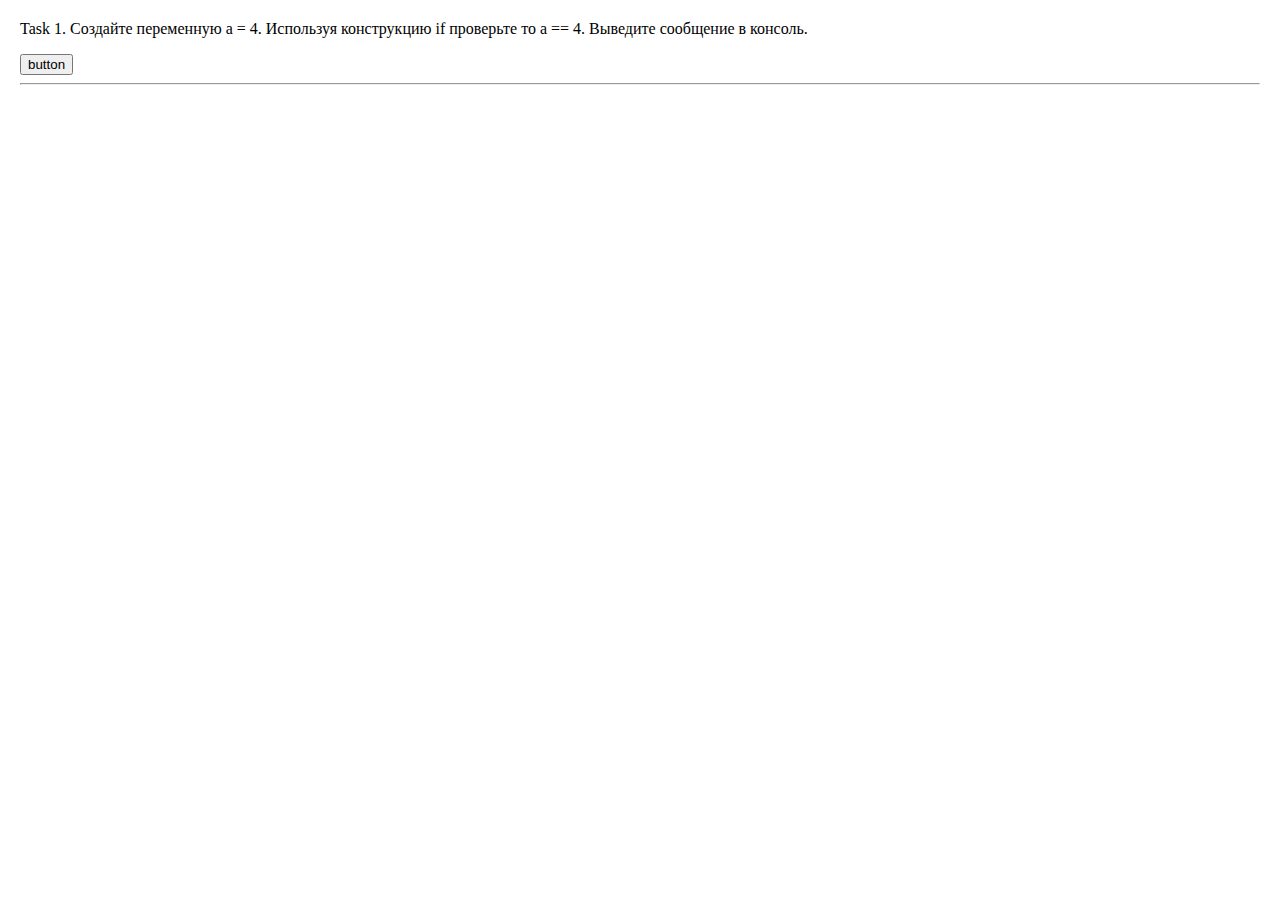
<file: unit_24/index.html>
<!DOCTYPE html>
<html lang="ru">

<head>
    <meta charset="UTF-8">
    <meta name="viewport" content="width=device-width, initial-scale=1.0">
    <meta http-equiv="X-UA-Compatible" content="ie=edge">
    <link rel="stylesheet" href="style.css">
    <title>Document</title>
</head>

<body>
    <div>
        <p>Task 1. Создайте переменную a = 4. Используя конструкцию if проверьте то a == 4. Выведите сообщение в
            консоль.</p>
        <button class="task-1">button</button>
    </div>
    <hr>

    <script src="script.js"></script>
</body>

</html>
</file>
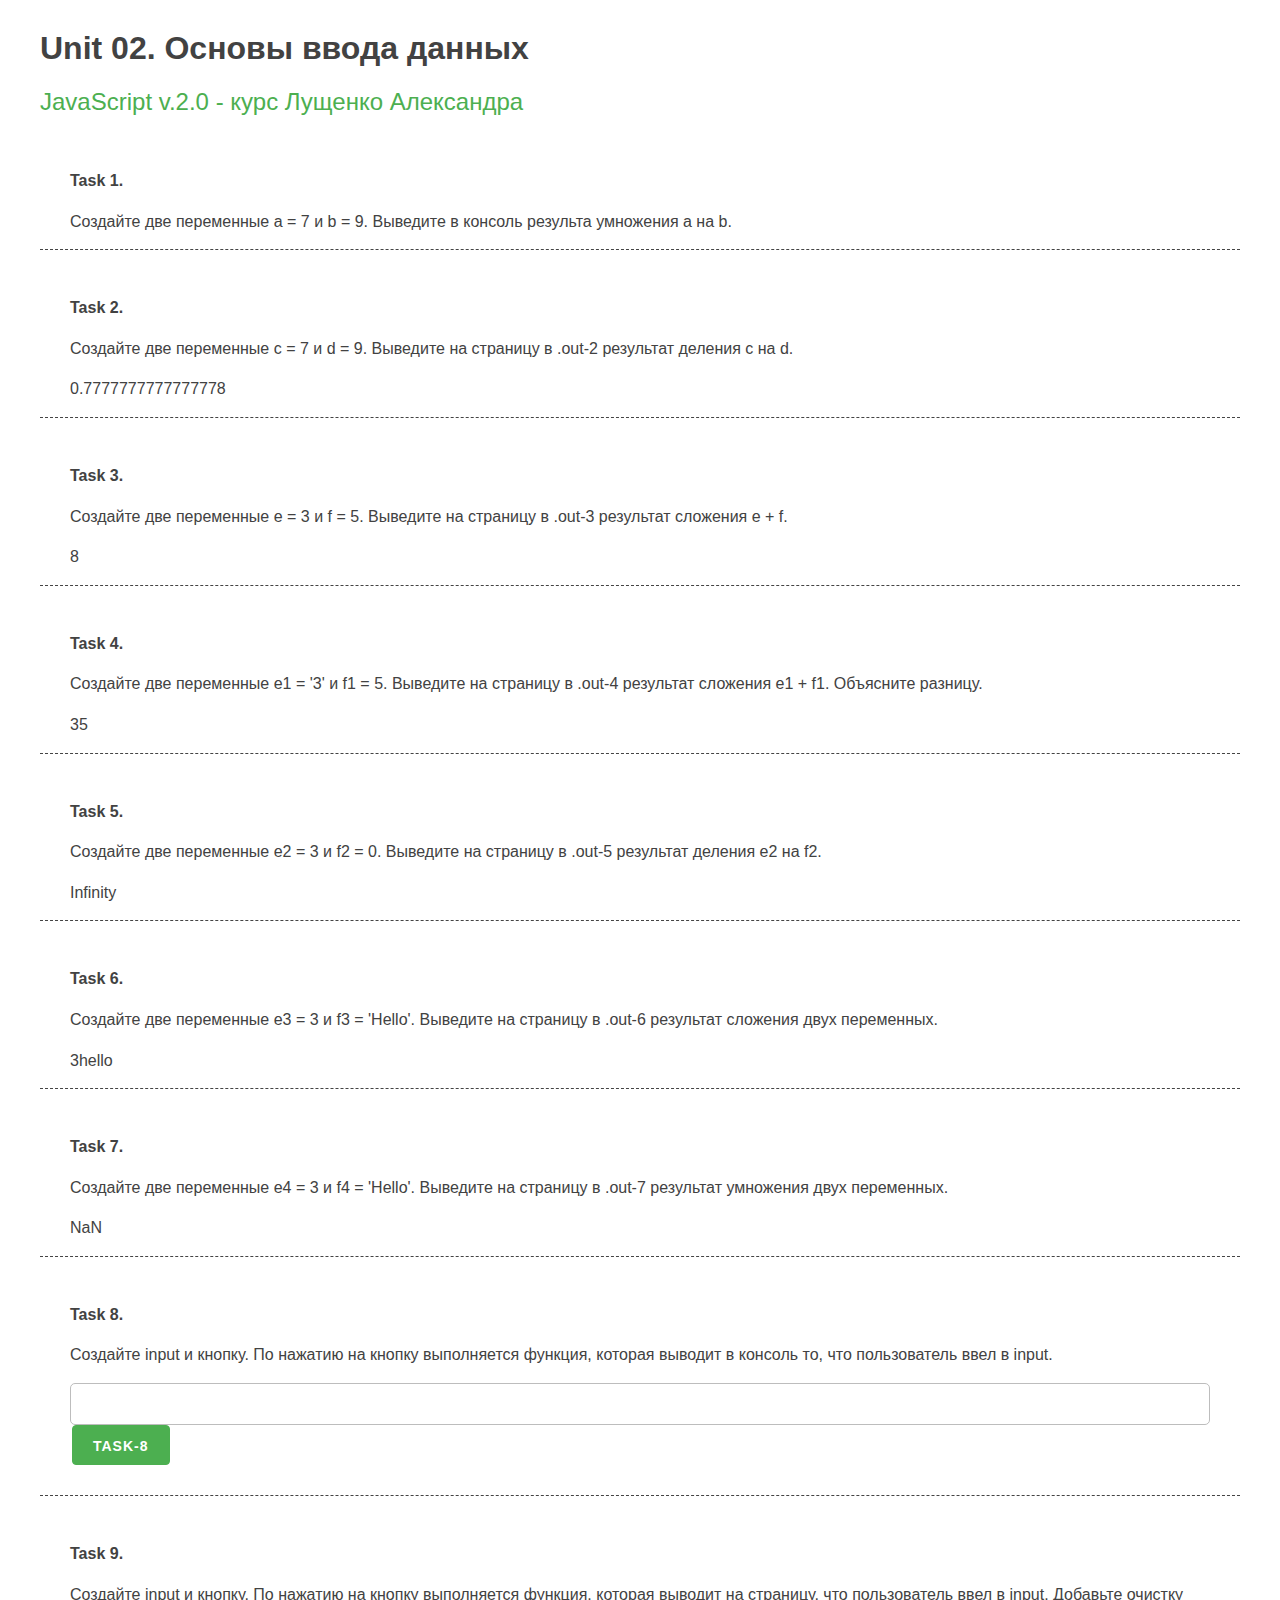
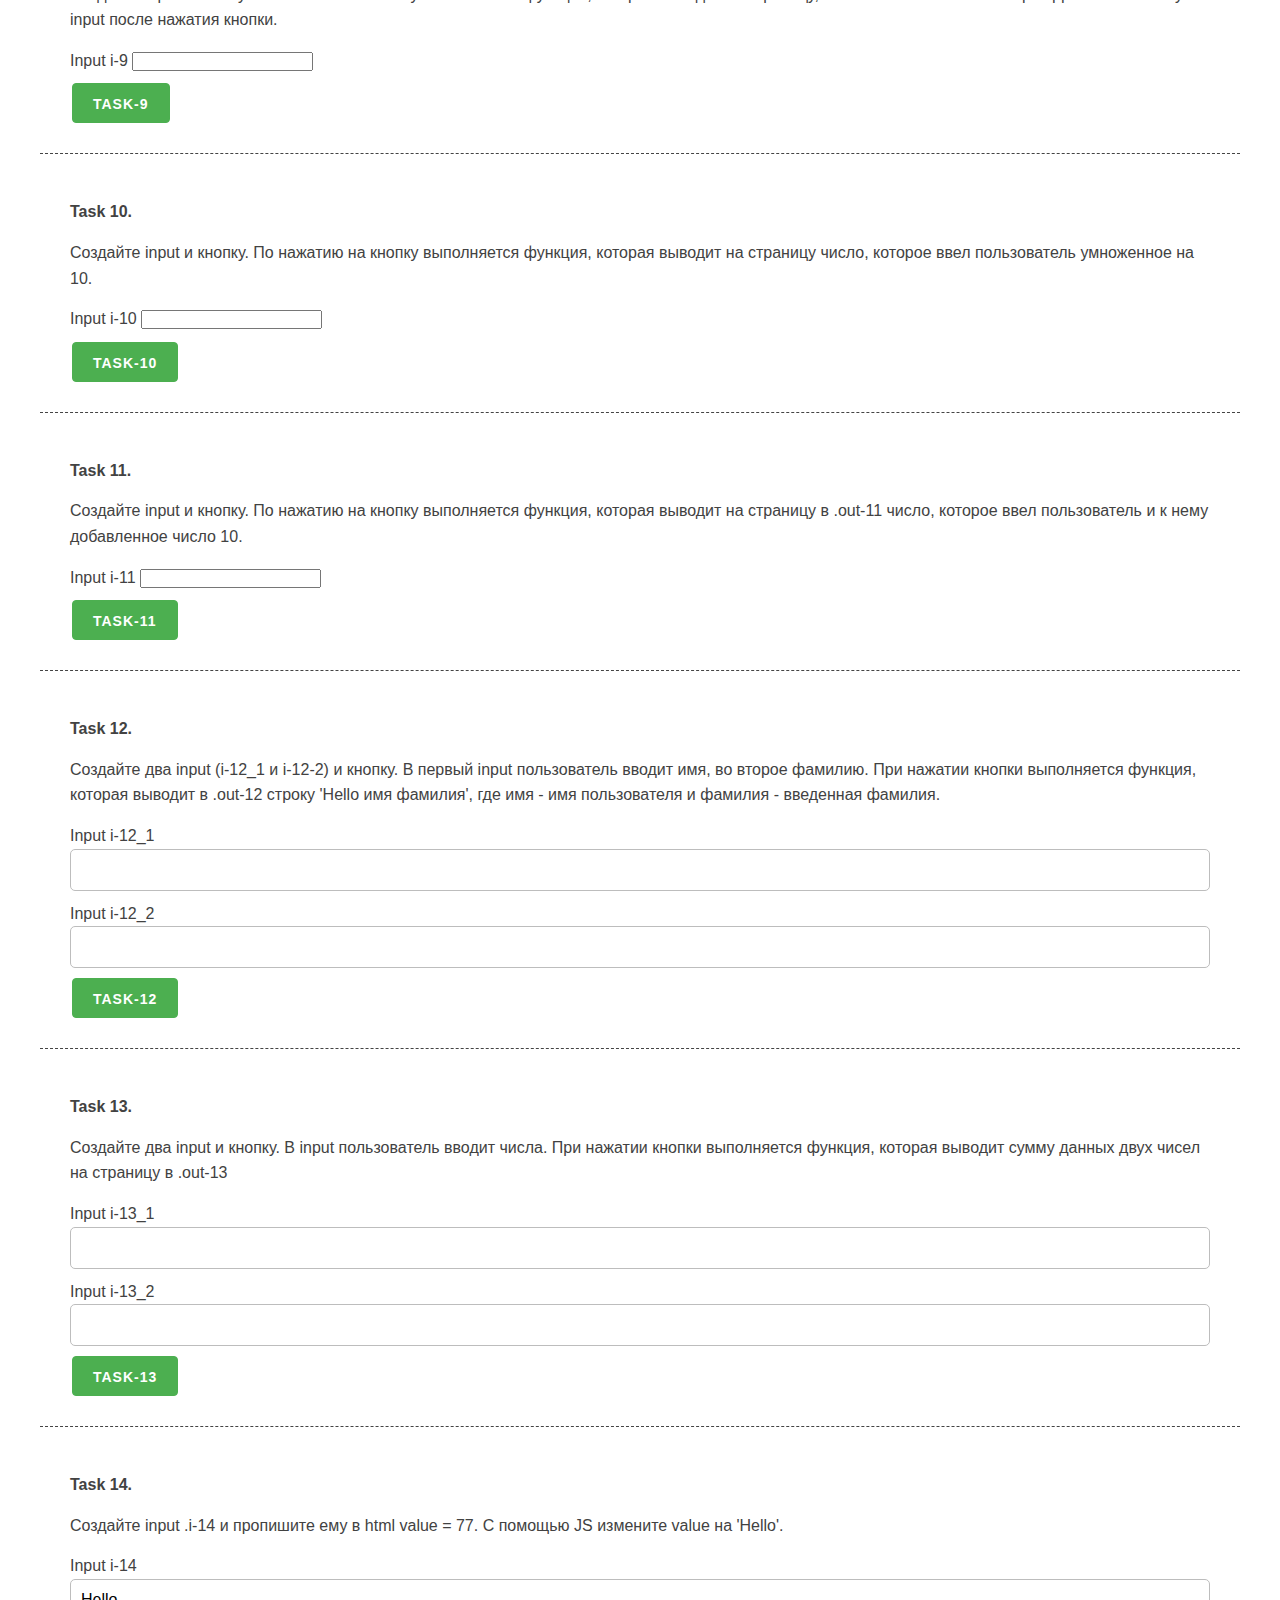
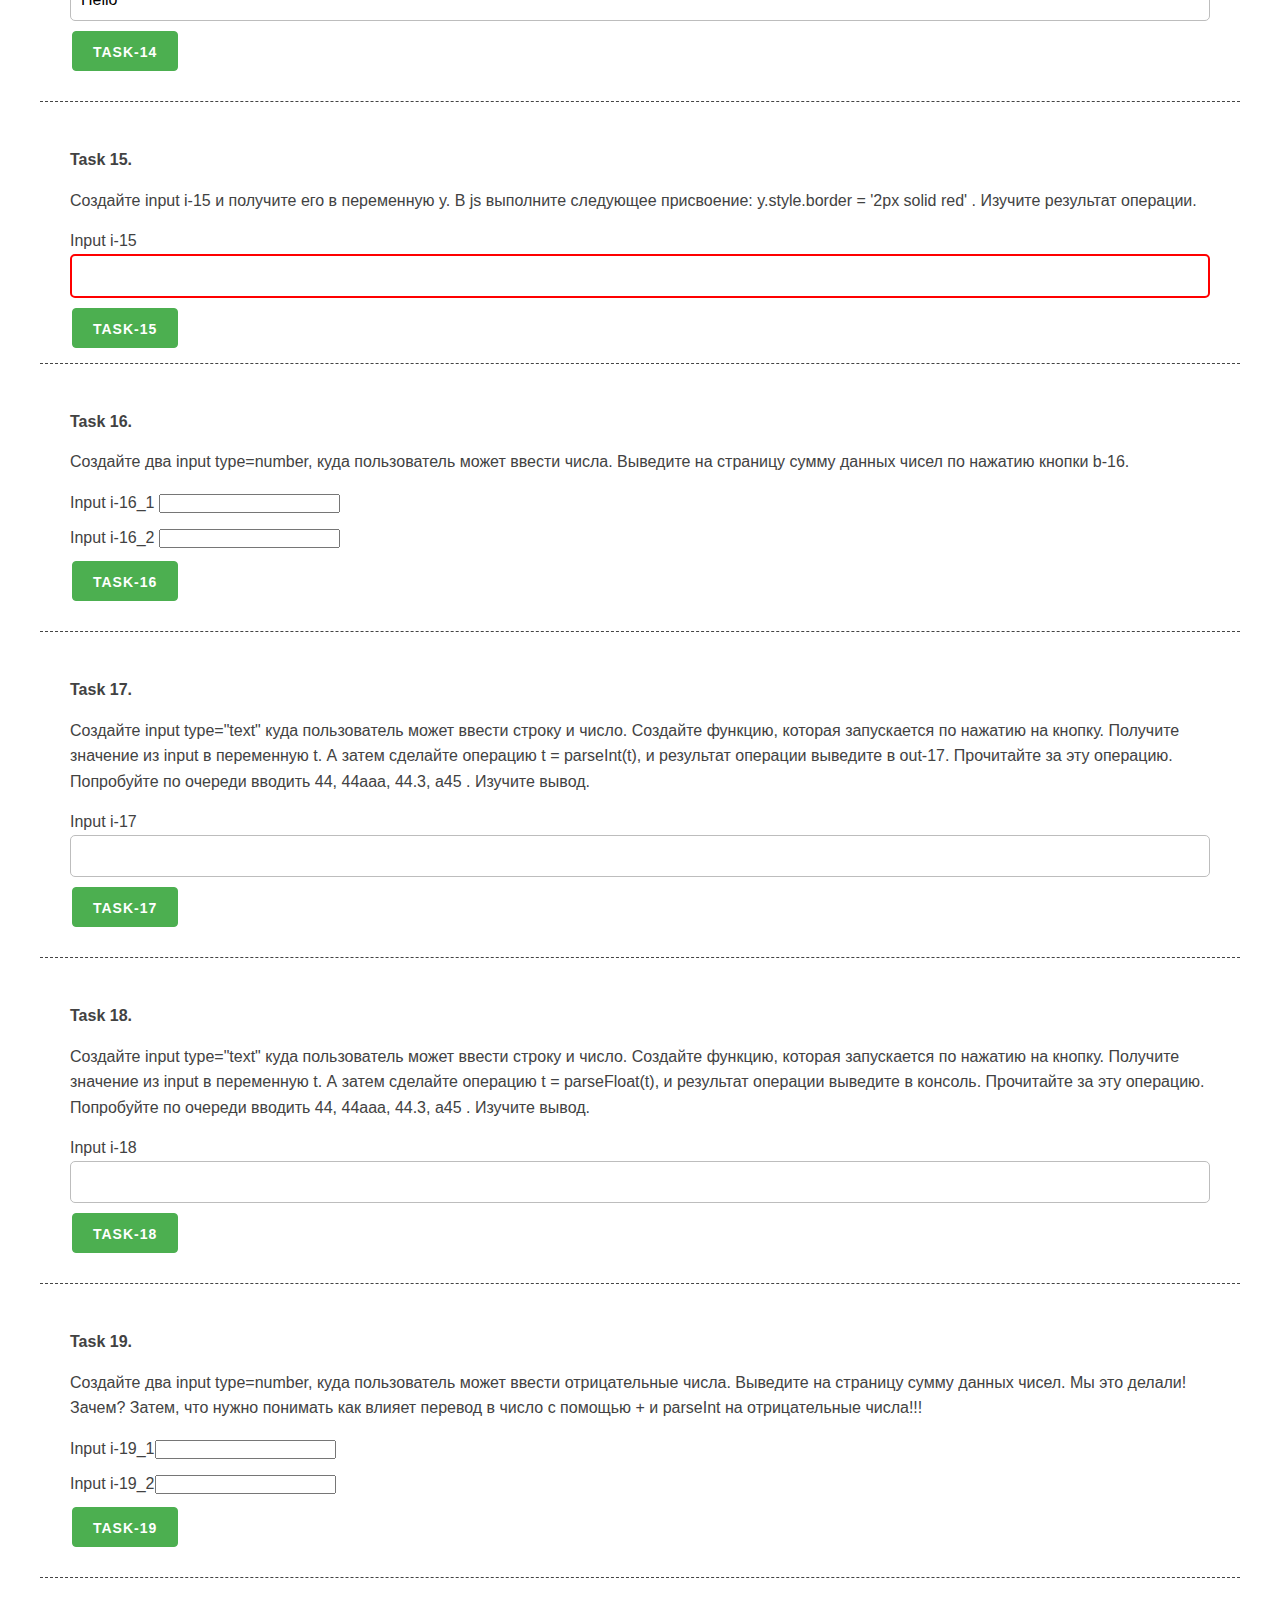
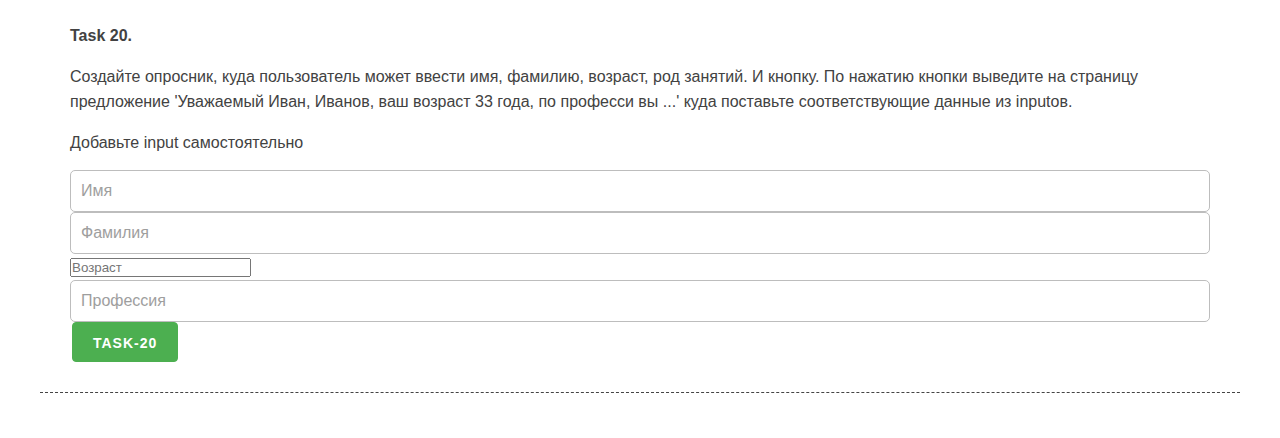
<file: unit_02/unit_02.html>
<!DOCTYPE html>
<html lang="en">

<head>
    <meta charset="UTF-8">
    <meta name="viewport" content="width=device-width, initial-scale=1.0">
    <meta http-equiv="X-UA-Compatible" content="ie=edge">

    <link rel="stylesheet" href="css/mustard-ui.min.css">
    <link rel="stylesheet" href="css/style.css">
    <title>Unit 02</title>
</head>

<body>
    <div class="container">
        <h1>Unit 02. Основы ввода данных </h1>
        <h2><a href="https://itgid.info/course/javascript-2" target="_blank">JavaScript v.2.0 - курс Лущенко
                Александра</a></h2>

        <section>
            <p><b>Task 1.</b></p>
            <p>Создайте две переменные a = 7 и b = 9. Выведите в консоль результа умножения a на b.</p>

        </section>

        <section>
            <p><b>Task 2.</b></p>
            <p>Создайте две переменные c = 7 и d = 9. Выведите на страницу в .out-2 результат деления c на d.</p>
            <div class="out-2"></div>
        </section>

        <section>
            <p><b>Task 3.</b></p>
            <p>Создайте две переменные e = 3 и f = 5. Выведите на страницу в .out-3 результат сложения e + f.</p>
            <div class="out-3"></div>
        </section>

        <section>
            <p><b>Task 4.</b></p>
            <p>Создайте две переменные e1 = '3' и f1 = 5. Выведите на страницу в .out-4 результат сложения e1 + f1.
                Объясните разницу. </p>
            <div class="out-4"></div>
        </section>

        <section>
            <p><b>Task 5.</b></p>
            <p>Создайте две переменные e2 = 3 и f2 = 0. Выведите на страницу в .out-5 результат деления e2 на f2.</p>
            <div class="out-5"></div>
        </section>

        <section>
            <p><b>Task 6.</b></p>
            <p>Создайте две переменные e3 = 3 и f3 = 'Hello'. Выведите на страницу в .out-6 результат сложения двух
                переменных. </p>
            <div class="out-6"></div>
        </section>

        <section>
            <p><b>Task 7.</b></p>
            <p>Создайте две переменные e4 = 3 и f4 = 'Hello'. Выведите на страницу в .out-7 результат умножения двух
                переменных.</p>
            <div class="out-7"></div>
        </section>

        <section>
            <p><b>Task 8.</b></p>
            <p>Создайте input и кнопку. По нажатию на кнопку выполняется функция, которая выводит в консоль то, что
                пользователь ввел в input.</p>
            <input type="text" class="input-8">
            <button class="button-primary b-8">Task-8</button>
            <div class="out-8"></div>
        </section>

        <section>
            <p><b>Task 9.</b></p>
            <p> Создайте input и кнопку. По нажатию на кнопку выполняется функция, которая выводит на страницу, что
                пользователь ввел в input. Добавьте очистку input после нажатия кнопки.</p>

            <div class="form-control">Input i-9 <input type="number" class="i-9"></div>

            <button class="button-primary b-9">Task-9</button>
            <div class="out-9"></div>
        </section>

        <section>
            <p><b>Task 10.</b></p>
            <p>Создайте input и кнопку. По нажатию на кнопку выполняется функция, которая выводит на страницу число,
                которое ввел пользователь умноженное на 10.</p>
            <div class="form-control">Input i-10 <input type="number" class="i-10"></div>
            <button class="button-primary b-10">Task-10</button>
            <div class="out-10"></div>
        </section>

        <section>
            <p><b>Task 11.</b></p>
            <p>Создайте input и кнопку. По нажатию на кнопку выполняется функция, которая выводит на страницу в .out-11
                число, которое ввел пользователь и к нему добавленное число 10.</p>
            <div class="form-control">Input i-11 <input type="number" class="i-11"></div>
            <button class="button-primary b-11">Task-11</button>
            <div class="out-11"></div>
        </section>

        <section>
            <p><b>Task 12.</b></p>
            <p>Создайте два input (i-12_1 и i-12-2) и кнопку. В первый input пользователь вводит имя, во второе фамилию.
                При нажатии кнопки выполняется функция, которая выводит в .out-12 строку 'Hello имя фамилия', где имя -
                имя пользователя и фамилия - введенная фамилия.</p>
            <div class="form-control">Input i-12_1 <input type="text" class="i-12_1"></div>
            <div class="form-control">Input i-12_2 <input type="text" class="i-12_2"></div>
            <button class="button-primary b-12">Task-12</button>
            <div class="out-12"></div>
        </section>

        <section>
            <p><b>Task 13.</b></p>
            <p>Создайте два input и кнопку. В input пользователь вводит числа. При нажатии кнопки выполняется функция,
                которая выводит сумму данных двух чисел на страницу в .out-13</p>
            <div class="form-control">Input i-13_1 <input type="text" class="i-13_1"></div>
            <div class="form-control">Input i-13_2 <input type="text" class="i-13_2"></div>
            <button class="button-primary b-13">Task-13</button>
            <div class="out-13"></div>
        </section>

        <section>
            <p><b>Task 14.</b></p>
            <p>Создайте input .i-14 и пропишите ему в html value = 77. С помощью JS измените value на 'Hello'.</p>
            <div class="form-control">Input i-14 <input type="text" class="i-14" value="77"></div>

            <button class="button-primary b-14">Task-14</button>
            <div class="out-14"></div>
        </section>

        <section>
            <p><b>Task 15.</b></p>
            <p>Создайте input i-15 и получите его в переменную y. В js выполните следующее присвоение: y.style.border =
                '2px solid red' . Изучите результат операции.</p>
            <div class="form-control">Input i-15 <input type="text" class="i-15"></div>

            <button class="button-primary b-15">Task-15</button>
        </section>


        <section>
            <p><b>Task 16.</b></p>
            <p>Создайте два input type=number, куда пользователь может ввести числа. Выведите на страницу сумму данных
                чисел по нажатию кнопки b-16.</p>
            <div class="form-control">Input i-16_1 <input type="number" class="i-16_1"></div>
            <div class="form-control">Input i-16_2 <input type="number" class="i-16_2"></div>
            <button class="button-primary b-16">Task-16</button>
            <div class="out-16"></div>
        </section>

        <section>
            <p><b>Task 17.</b></p>
            <p>Создайте input type="text" куда пользователь может ввести строку и число. Создайте функцию, которая
                запускается по нажатию на кнопку. Получите значение из input в переменную t. А затем сделайте операцию t
                = parseInt(t), и результат операции выведите в out-17. Прочитайте за эту операцию. Попробуйте по очереди
                вводить 44, 44aaa, 44.3, a45 . Изучите вывод.</p>
            <div class="form-control">Input i-17<input type="text" class="i-17"></div>

            <button class="button-primary b-17">Task-17</button>
            <div class="out-17"></div>
        </section>

        <section>
            <p><b>Task 18.</b></p>
            <p>Создайте input type="text" куда пользователь может ввести строку и число. Создайте функцию, которая
                запускается по нажатию на кнопку. Получите значение из input в переменную t. А затем сделайте операцию t
                = parseFloat(t), и результат операции выведите в консоль. Прочитайте за эту операцию. Попробуйте по
                очереди вводить 44, 44aaa, 44.3, a45 . Изучите вывод.</p>
            <div class="form-control">Input i-18<input type="text" class="i-18"></div>

            <button class="button-primary b-18">Task-18</button>
            <div class="out-18"></div>
        </section>

        <section>
            <p><b>Task 19.</b></p>
            <p>Создайте два input type=number, куда пользователь может ввести отрицательные числа. Выведите на страницу
                сумму данных чисел. Мы это делали! Зачем? Затем, что нужно понимать как влияет перевод в число с помощью
                + и parseInt на отрицательные числа!!!</p>
            <div class="form-control">Input i-19_1<input type="number" class="i-19_1"></div>
            <div class="form-control">Input i-19_2<input type="number" class="i-19_2"></div>
            <button class="button-primary b-19">Task-19</button>
            <div class="out-19"></div>
        </section>

        <section>
            <p><b>Task 20.</b></p>
            <p>Создайте опросник, куда пользователь может ввести имя, фамилию, возраст, род занятий. И кнопку. По
                нажатию кнопки выведите на страницу предложение 'Уважаемый Иван, Иванов, ваш возраст 33 года, по
                професси вы ...' куда поставьте соответствующие данные из inputов.</p>
            <p>Добавьте input самостоятельно</p>
            <input placeholder="Имя" type="text" class="i-20_1">
            <input placeholder="Фамилия" type="text" class="i-20_2">
            <input placeholder="Возраст" type="number" class="i-20_3">
            <input placeholder="Профессия" type="text" class="i-20_4">
            <button class="button-primary b-20">Task-20</button>
            <div class="out-20"></div>
        </section>

    </div>

    <script src="unit_02.js"></script>
</body>

</html>
</file>
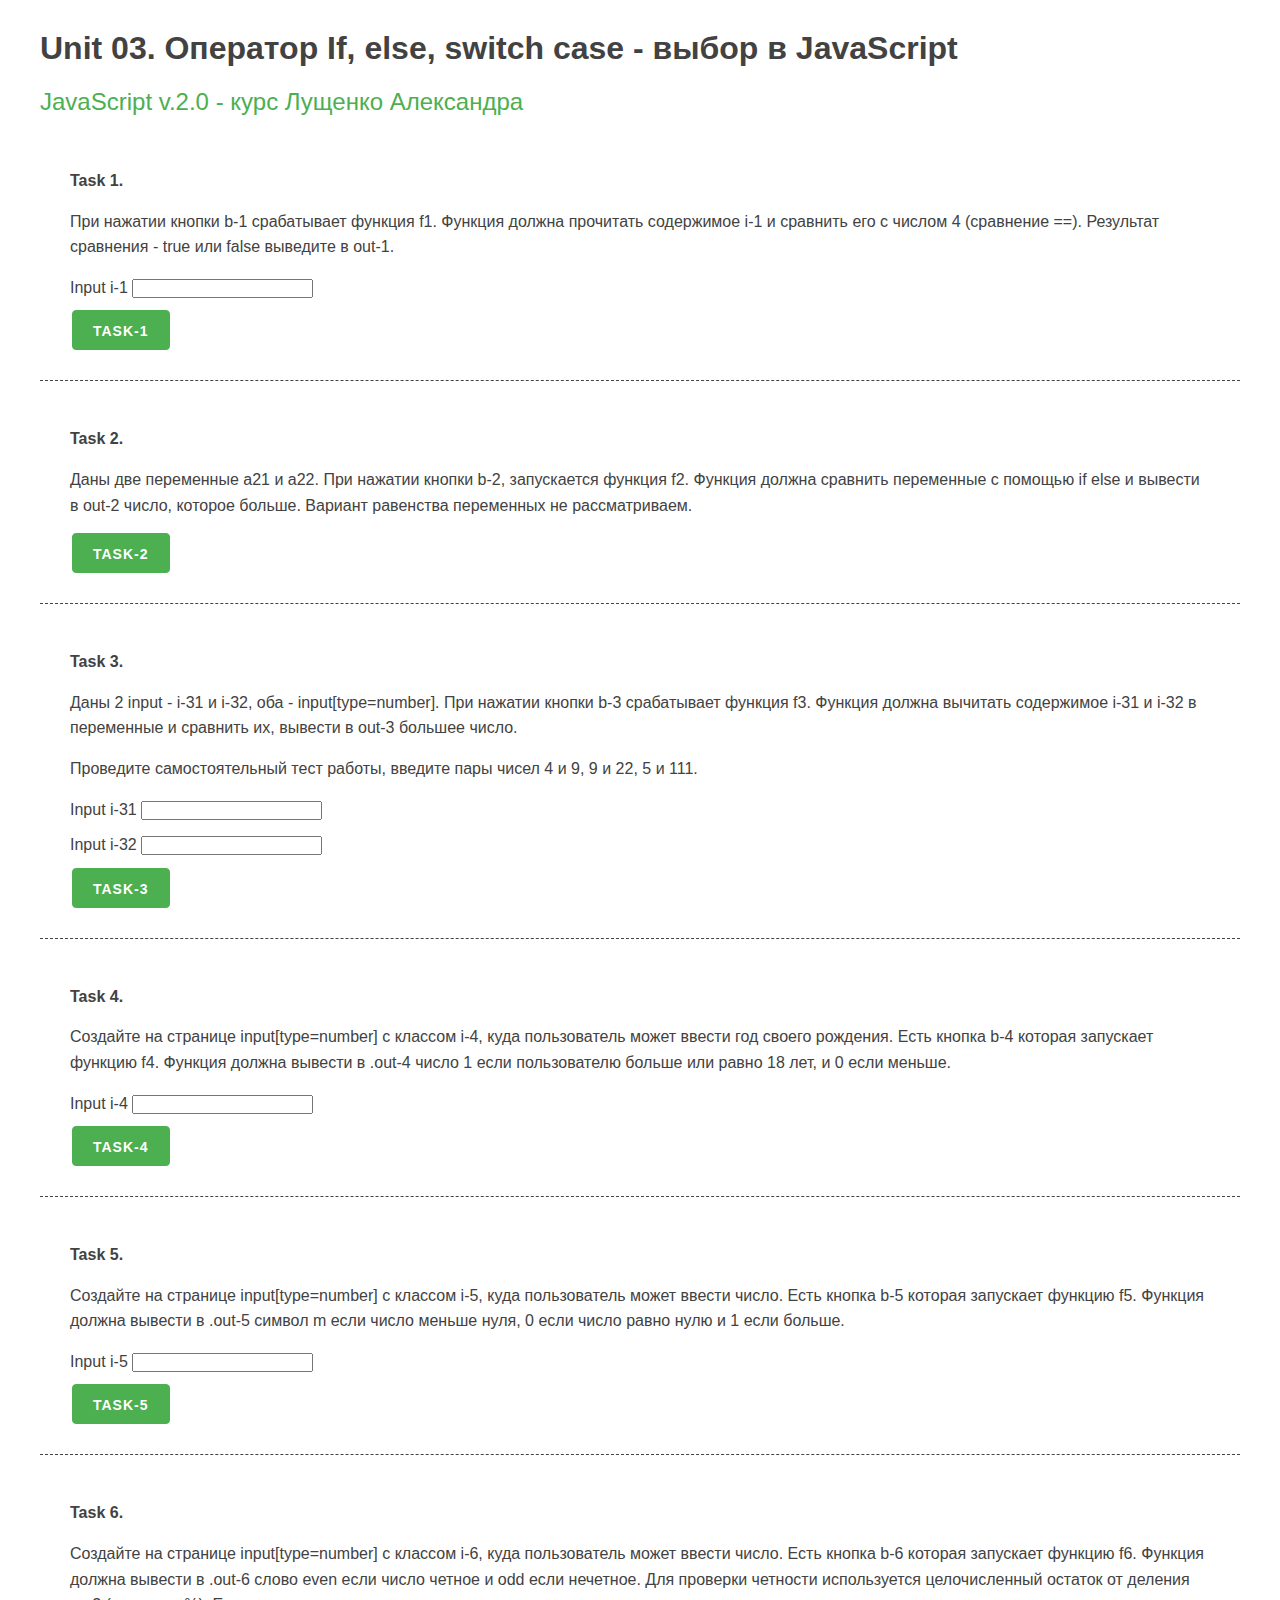
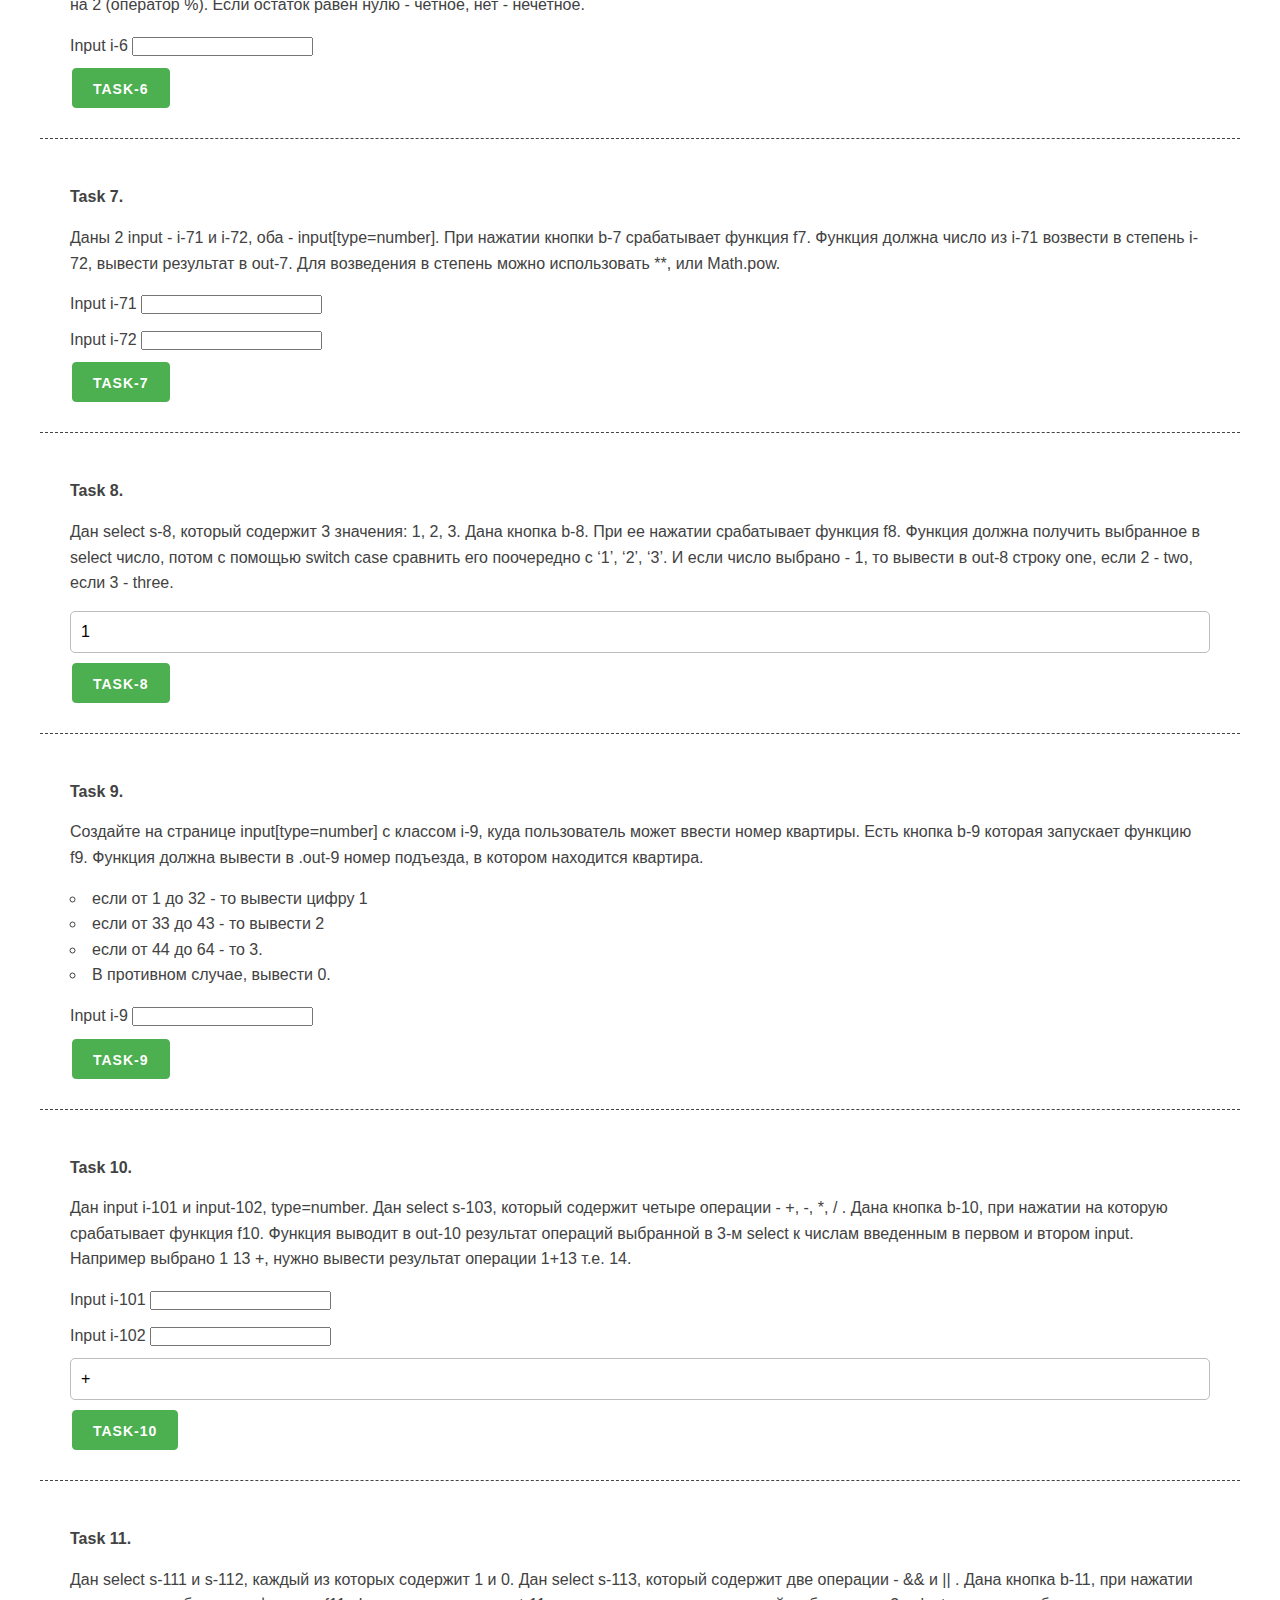
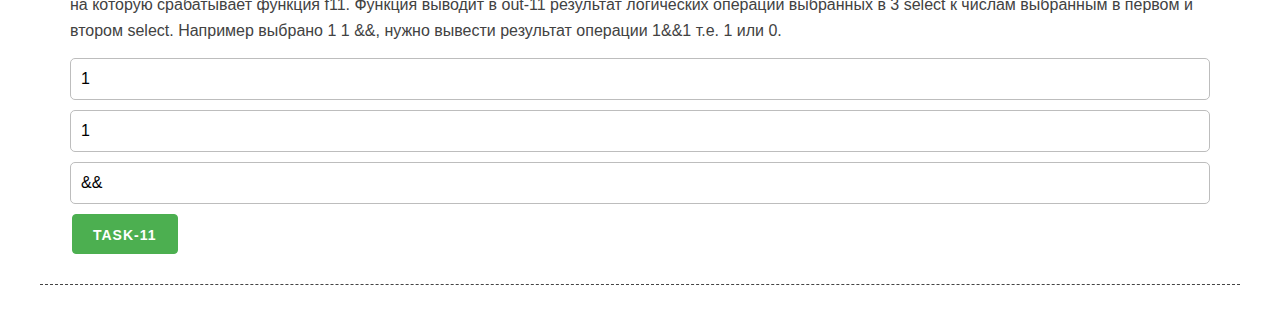
<file: unit_03/unit_03.html>
<!DOCTYPE html>
<html lang="en">

<head>
    <meta charset="UTF-8">
    <meta name="viewport" content="width=device-width, initial-scale=1.0">
    <meta http-equiv="X-UA-Compatible" content="ie=edge">
    <link rel="stylesheet" href="css/mustard-ui.min.css">
    <link rel="stylesheet" href="css/style.css">
    <title>Unit 03</title>
</head>

<body>
    <div class="container">
        <h1>Unit 03. Оператор If, else, switch case - выбор в JavaScript</h1>
        <h2><a href="https://itgid.info/course/javascript-2" target="_blank">JavaScript v.2.0 - курс Лущенко
                Александра</a></h2>

        <section>
            <p><b>Task 1.</b></p>
            <p>При нажатии кнопки b-1 срабатывает функция f1. Функция должна прочитать содержимое i-1 и сравнить его с
                числом 4 (сравнение ==). Результат сравнения - true или false выведите в out-1.</p>
            <div class="form-control">Input i-1 <input type="number" class="i-1"></div>
            <button class="button-primary b-1">Task-1</button>
            <div class="out-1"></div>
        </section>

        <section>
            <p><b>Task 2.</b></p>
            <p>Даны две переменные a21 и a22. При нажатии кнопки b-2, запускается функция f2. Функция должна сравнить
                переменные с помощью if else и вывести в out-2 число, которое больше. Вариант равенства переменных не
                рассматриваем. </p>
            <button class="button-primary b-2">Task-2</button>
            <div class="out-2"></div>
        </section>

        <section>
            <p><b>Task 3.</b></p>
            <p>Даны 2 input - i-31 и i-32, оба - input[type=number]. При нажатии кнопки b-3 срабатывает функция f3.
                Функция должна вычитать содержимое i-31 и i-32 в переменные и сравнить их, вывести в out-3 большее
                число.</p>
            <p>Проведите самостоятельный тест работы, введите пары чисел 4 и 9, 9 и 22, 5 и 111.</p>
            <div class="form-control">Input i-31 <input type="number" class="i-31"></div>
            <div class="form-control">Input i-32 <input type="number" class="i-32"></div>
            <button class="button-primary b-3">Task-3</button>
            <div class="out-3"></div>
        </section>

        <section>
            <p><b>Task 4.</b></p>
            <p>Создайте на странице input[type=number] с классом i-4, куда пользователь может ввести год своего
                рождения. Есть кнопка b-4 которая запускает функцию f4. Функция должна вывести в .out-4 число 1 если
                пользователю больше или равно 18 лет, и 0 если меньше.
            </p>
            <div class="form-control">Input i-4 <input type="number" class="i-4"></div>
            <button class="button-primary b-4">Task-4</button>
            <div class="out-4"></div>
        </section>

        <section>
            <p><b>Task 5.</b></p>
            <p> Создайте на странице input[type=number] с классом i-5, куда пользователь может ввести число. Есть кнопка
                b-5 которая запускает функцию f5. Функция должна вывести в .out-5 символ m если число меньше нуля, 0
                если число равно нулю и 1 если больше.</p>
            <div class="form-control">Input i-5 <input type="number" class="i-5"></div>
            <button class="button-primary b-5">Task-5</button>
            <div class="out-5"></div>
        </section>

        <section>
            <p><b>Task 6.</b></p>
            <p>Создайте на странице input[type=number] с классом i-6, куда пользователь может ввести число. Есть кнопка
                b-6 которая запускает функцию f6. Функция должна вывести в .out-6 слово even если число четное и odd
                если нечетное. Для проверки четности используется целочисленный остаток от деления на 2 (оператор %).
                Если остаток равен нулю - четное, нет - нечетное. </p>
            <div class="form-control">Input i-6 <input type="number" class="i-6"></div>
            <button class="button-primary b-6">Task-6</button>
            <div class="out-6"></div>
        </section>

        <section>
            <p><b>Task 7.</b></p>
            <p>Даны 2 input - i-71 и i-72, оба - input[type=number]. При нажатии кнопки b-7 срабатывает функция f7.
                Функция должна число из i-71 возвести в степень i-72, вывести результат в out-7. Для возведения в
                степень можно использовать **, или Math.pow.</p>
            <div class="form-control">Input i-71 <input type="number" class="i-71"></div>
            <div class="form-control">Input i-72 <input type="number" class="i-72"></div>

            <button class="button-primary b-7">Task-7</button>
            <div class="out-7"></div>
        </section>

        <section>
            <p><b>Task 8.</b></p>
            <p>Дан select s-8, который содержит 3 значения: 1, 2, 3. Дана кнопка b-8. При ее нажатии срабатывает функция
                f8. Функция должна получить выбранное в select число, потом с помощью switch case сравнить его
                поочередно с ‘1’, ‘2’, ‘3’. И если число выбрано - 1, то вывести в out-8 строку one, если 2 - two, если
                3 - three. </p>
            <div class="form-control">
                <select class="s-8">
                    <option value="1">1</option>
                    <option value="2">2</option>
                    <option value="3">3</option>
                </select>
            </div>
            <button class="button-primary b-8">Task-8</button>
            <div class="out-8"></div>
        </section>

        <section>
            <p><b>Task 9.</b></p>
            <p> Создайте на странице input[type=number] с классом i-9, куда пользователь может ввести номер квартиры.
                Есть кнопка b-9 которая запускает функцию f9. Функция должна вывести в .out-9 номер подъезда, в котором
                находится квартира.
            </p>
            <ul>
                <li>если от 1 до 32 - то вывести цифру 1</li>
                <li> если от 33 до 43 - то вывести 2</li>
                <li> если от 44 до 64 - то 3.</li>
                <li> В противном случае, вывести 0.</li>
            </ul>
            <div class="form-control">Input i-9 <input type="number" class="i-9"></div>

            <button class="button-primary b-9">Task-9</button>
            <div class="out-9"></div>
        </section>

        <section>
            <p><b>Task 10.</b></p>
            <p>Дан input i-101 и input-102, type=number. Дан select s-103, который содержит четыре операции - +, -, *, /
                .
                Дана кнопка b-10, при нажатии на которую срабатывает функция f10. Функция выводит в out-10 результат
                операций выбранной в 3-м select к числам введенным в первом и втором input. Например выбрано 1 13 +,
                нужно вывести результат операции 1+13 т.е. 14.
            </p>
            <div class="form-control">Input i-101 <input type="number" class="i-101"></div>
            <div class="form-control">Input i-102 <input type="number" class="i-102"></div>
            <div class="form-control">
                <select class="s-103">
                    <option value="+">+</option>
                    <option value="-">-</option>
                    <option value="*">*</option>
                    <option value="/">/</option>
                </select>
            </div>
            <button class="button-primary b-10">Task-10</button>
            <div class="out-10"></div>
        </section>

        <section>
            <p><b>Task 11.</b></p>
            <p>Дан select s-111 и s-112, каждый из которых содержит 1 и 0. Дан select s-113, который содержит две
                операции - && и || . Дана кнопка b-11, при нажатии на которую срабатывает функция f11. Функция выводит в
                out-11 результат логических операций выбранных в 3 select к числам выбранным в первом и втором select.
                Например выбрано 1 1 &&, нужно вывести результат операции 1&&1 т.е. 1 или 0. </p>
            <div class="form-control">
                <select class="s-111">
                    <option value="1">1</option>
                    <option value="0">0</option>
                </select>
            </div>
            <div class="form-control">
                <select class="s-112">
                    <option value="1">1</option>
                    <option value="0">0</option>
                </select>
            </div>
            <div class="form-control">
                <select class="s-113">
                    <option value="&&">&&</option>
                    <option value="||">||</option>
                </select>
            </div>
            <button class="button-primary b-11">Task-11</button>
            <div class="out-11"></div>
        </section>

    </div>

    <script src="unit_03.js"></script>
</body>

</html>
</file>
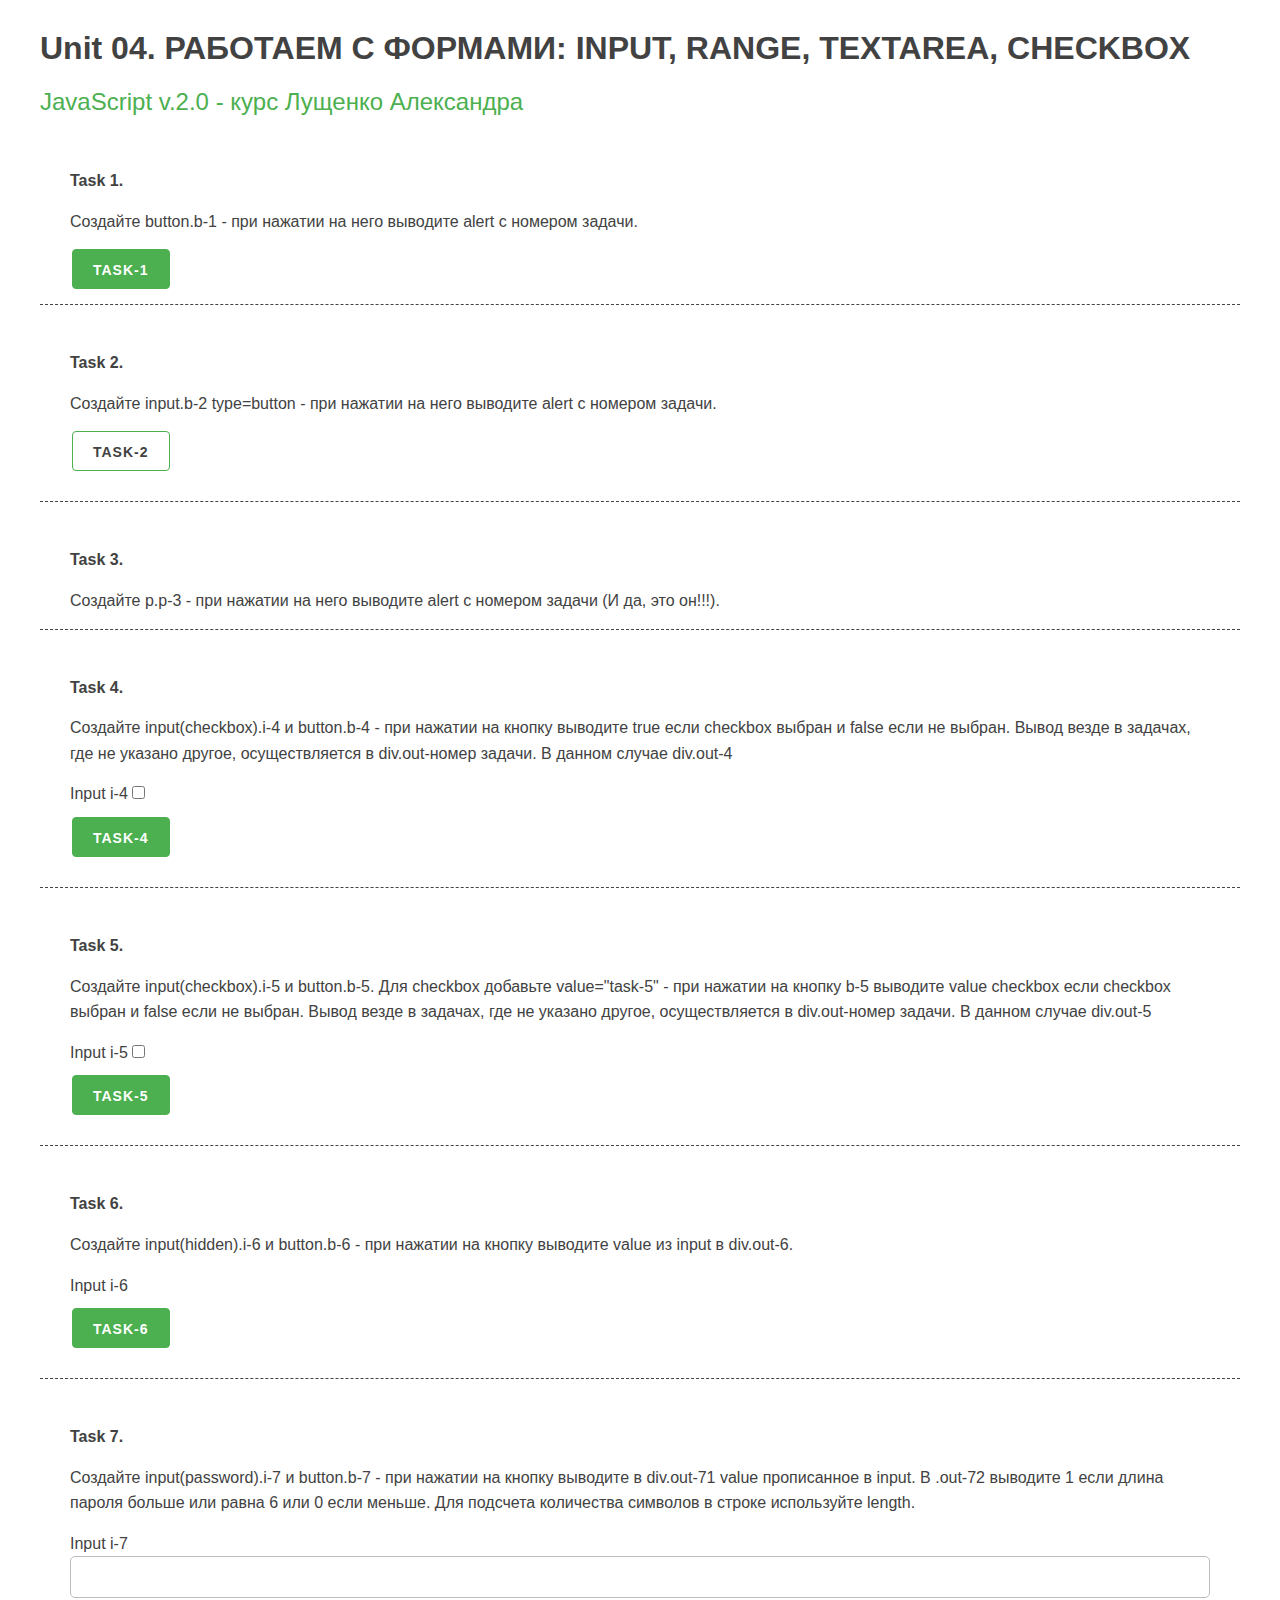
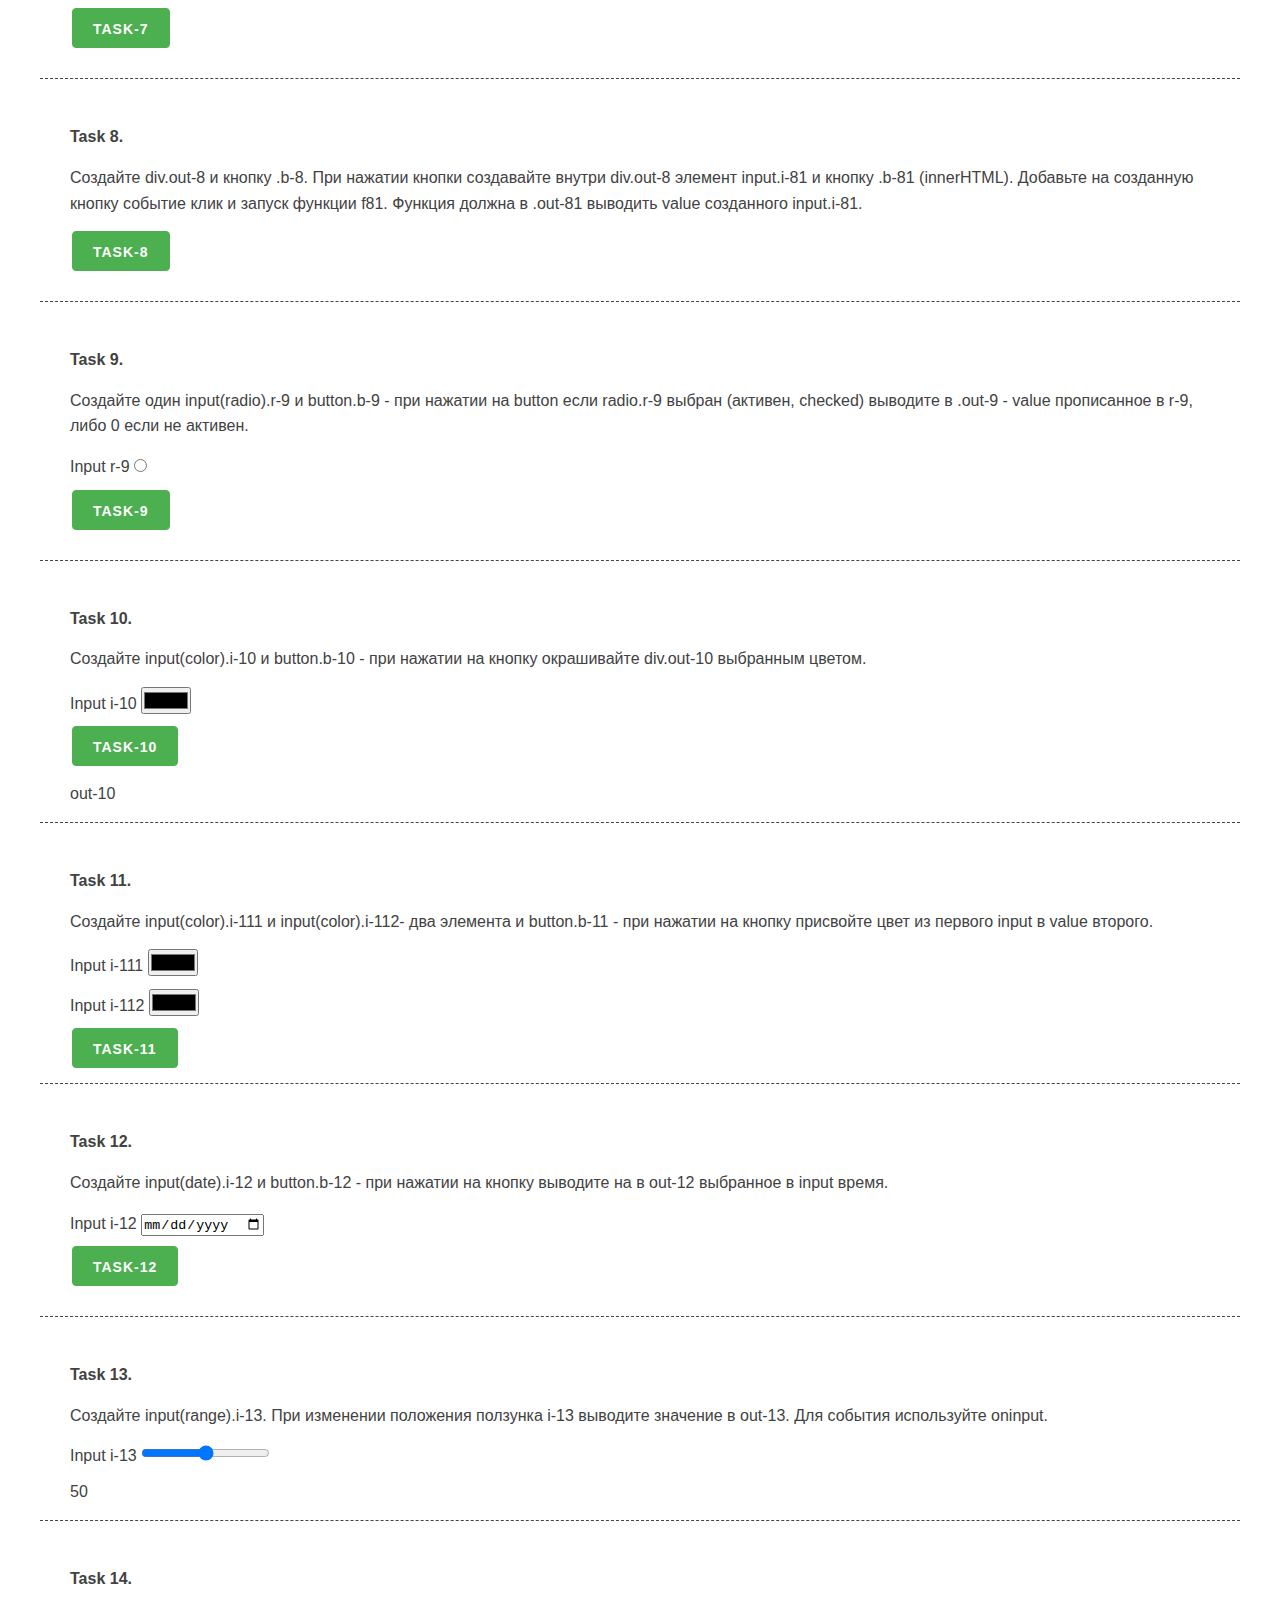
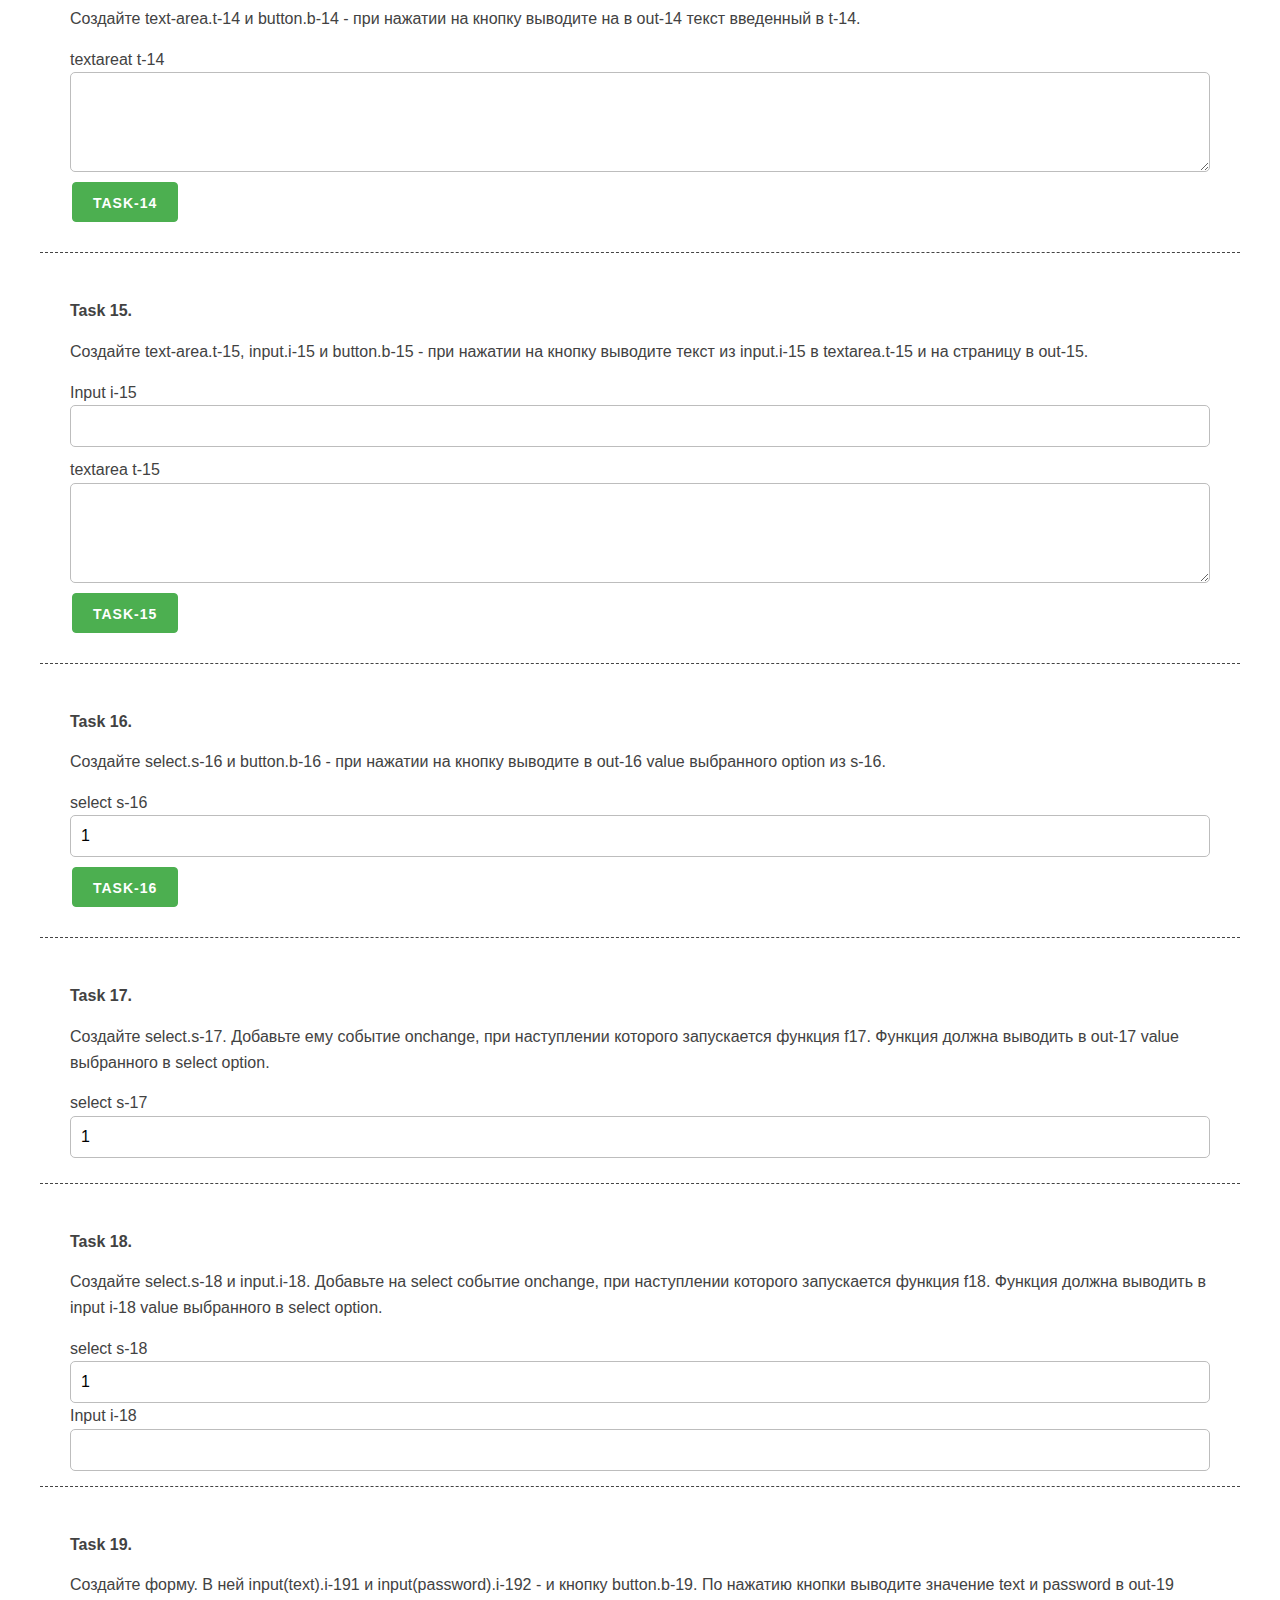
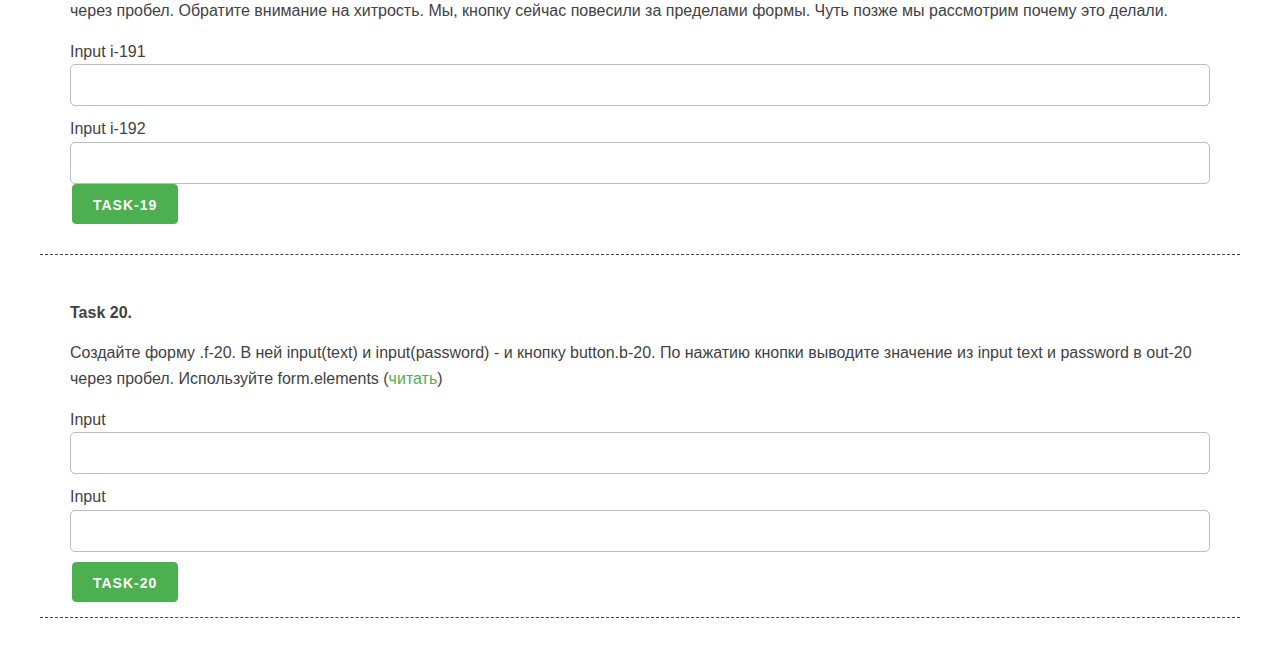
<file: unit_04/unit_04.html>
<!DOCTYPE html>
<html lang="en">

<head>
    <meta charset="UTF-8">
    <meta name="viewport" content="width=device-width, initial-scale=1.0">
    <meta http-equiv="X-UA-Compatible" content="ie=edge">
    <link rel="stylesheet" href="css/mustard-ui.min.css">
    <link rel="stylesheet" href="css/style.css">
    <title>Unit 04</title>
</head>

<body>
    <div class="container">
        <h1>Unit 04. РАБОТАЕМ С ФОРМАМИ: INPUT, RANGE, TEXTAREA, CHECKBOX</h1>
        <h2><a href="https://itgid.info/course/javascript-2" target="_blank">JavaScript v.2.0 - курс Лущенко
                Александра</a></h2>

        <section>
            <p><b>Task 1.</b></p>
            <p>Создайте button.b-1 - при нажатии на него выводите alert с номером задачи.</p>
            <button class="button-primary b-1">Task-1</button>
        </section>

        <section>
            <p><b>Task 2.</b></p>
            <p>Создайте input.b-2 type=button - при нажатии на него выводите alert с номером задачи.</p>
            <div class="form-control"><input type="button" class="b-2 button-primary"  value="Task-2"></div>
        </section>

        <section>
            <p><b>Task 3.</b></p>
            <p class="p-3">Создайте p.p-3 - при нажатии на него выводите alert с номером задачи (И да, это он!!!).</p>
        </section>

        <section>
            <p><b>Task 4.</b></p>
            <p>Создайте input(checkbox).i-4 и button.b-4 - при нажатии на кнопку выводите true если checkbox выбран и
                false если не выбран. Вывод везде в задачах, где не указано другое, осуществляется в div.out-номер
                задачи. В данном случае div.out-4
            </p>
            <div class="form-control">Input i-4 <input type="checkbox" class="i-4"></div>
            <button class="button-primary b-4">Task-4</button>
            <div class="out-4"></div>
        </section>

        <section>
            <p><b>Task 5.</b></p>
            <p>Создайте input(checkbox).i-5 и button.b-5. Для checkbox добавьте value="task-5" - при нажатии на кнопку
                b-5 выводите value checkbox если checkbox выбран и false если не выбран. Вывод везде в задачах, где не
                указано другое, осуществляется в div.out-номер задачи. В данном случае div.out-5</p>
            <div class="form-control">Input i-5 <input type="checkbox" class="i-5" value="task-5"></div>
            <button class="button-primary b-5">Task-5</button>
            <div class="out-5"></div>
        </section>

        <section>
            <p><b>Task 6.</b></p>
            <p>Создайте input(hidden).i-6 и button.b-6 - при нажатии на кнопку выводите value из input в div.out-6.</p>
            <div class="form-control">Input i-6 <input type="hidden" class="i-6" value="8987"></div>
            <button class="button-primary b-6">Task-6</button>
            <div class="out-6"></div>
        </section>

        <section>
            <p><b>Task 7.</b></p>
            <p>Создайте input(password).i-7 и button.b-7 - при нажатии на кнопку выводите в div.out-71 value прописанное
                в input. В .out-72 выводите 1 если длина пароля больше или равна 6 или 0 если меньше. Для подсчета
                количества символов в строке используйте length.</p>
            <div class="form-control">Input i-7 <input type="password" class="i-7"></div>
            <button class="button-primary b-7">Task-7</button>
            <div class="out-71"></div>
            <div class="out-72"></div>
        </section>

        <section>
            <p><b>Task 8.</b></p>
            <p>Создайте div.out-8 и кнопку .b-8. При нажатии кнопки создавайте внутри div.out-8 элемент input.i-81 и
                кнопку .b-81 (innerHTML). Добавьте на созданную кнопку событие клик и запуск функции f81. Функция должна
                в .out-81 выводить value созданного input.i-81.</p>
            <button class="button-primary b-8">Task-8</button>
            <div class="out-8"></div>
            <div class="out-81"></div>
        </section>

        <section>
            <p><b>Task 9.</b></p>
            <p>Создайте один input(radio).r-9 и button.b-9 - при нажатии на button если radio.r-9 выбран (активен,
                checked) выводите в .out-9 - value прописанное в r-9, либо 0 если не активен.
            </p>
            <div class="form-control">Input r-9 <input type="radio" class="r-9" value="6572"></div>

            <button class="button-primary b-9">Task-9</button>
            <div class="out-9"></div>
        </section>

        <section>
            <p><b>Task 10.</b></p>
            <p>Создайте input(color).i-10 и button.b-10 - при нажатии на кнопку окрашивайте div.out-10 выбранным цветом.
            </p>
            <div class="form-control">Input i-10 <input type="color" class="i-10"></div>
            <button class="button-primary b-10">Task-10</button>
            <div class="out-10">out-10</div>
        </section>

        <section>
            <p><b>Task 11.</b></p>
            <p>Создайте input(color).i-111 и input(color).i-112- два элемента и button.b-11 - при нажатии на кнопку
                присвойте цвет из первого input в value второго.</p>
            <div class="form-control">Input i-111 <input type="color" class="i-111"></div>
            <div class="form-control">Input i-112 <input type="color" class="i-112"></div>
            <button class="button-primary b-11">Task-11</button>
        </section>

        <section>
            <p><b>Task 12.</b></p>
            <p>Создайте input(date).i-12 и button.b-12 - при нажатии на кнопку выводите на в out-12 выбранное в input
                время.</p>
            <div class="form-control">Input i-12 <input type="date" class="i-12"></div>
            <button class="button-primary b-12">Task-12</button>
            <div class="out-12"></div>
        </section>

        <section>
            <p><b>Task 13.</b></p>
            <p>Создайте input(range).i-13. При изменении положения ползунка i-13 выводите значение в out-13. Для события
                используйте oninput.</p>
            <div class="form-control">Input i-13 <input type="range" class="i-13" value="50" min="0" max="100"></div>
            <div class="out-13">50</div>
        </section>

        <section>
            <p><b>Task 14.</b></p>
            <p>Создайте text-area.t-14 и button.b-14 - при нажатии на кнопку выводите на в out-14 текст введенный в
                t-14.</p>
            <div class="form-control">textareat t-14 <textarea class="t-14"></textarea></div>
            <button class="button-primary b-14">Task-14</button>
            <div class="out-14"></div>
        </section>

        <section>
            <p><b>Task 15.</b></p>
            <p>Создайте text-area.t-15, input.i-15 и button.b-15 - при нажатии на кнопку выводите текст из input.i-15 в
                textarea.t-15 и на страницу в out-15.</p>
            <div class="form-control">Input i-15 <input type="text" class="i-15"></div>
            <div class="form-control">textarea t-15 <textarea class="t-15"></textarea></div>
            <button class="button-primary b-15">Task-15</button>
            <div class="out-15"></div>
        </section>

        <section>
            <p><b>Task 16.</b></p>
            <p>Создайте select.s-16 и button.b-16 - при нажатии на кнопку выводите в out-16 value выбранного option из
                s-16.</p>
            <div class="form-control"> select s-16
                <select class="s-16">
                    <option value="one">1</option>
                    <option value="two">2</option>
                    <option value="five">5</option>
                </select>
            </div>
            <button class="button-primary b-16">Task-16</button>
            <div class="out-16"></div>
        </section>

        <section>
            <p><b>Task 17.</b></p>
            <p>Создайте select.s-17. Добавьте ему событие onchange, при наступлении которого запускается функция f17.
                Функция должна выводить в out-17 value выбранного в select option.</p>
            <div class="form-control"> select s-17
                <select class="s-17">
                    <option value="one">1</option>
                    <option value="two">2</option>
                    <option value="five">5</option>
                </select>
            </div>
            <div class="out-17"></div>
        </section>

        <section>
            <p><b>Task 18.</b></p>
            <p>Создайте select.s-18 и input.i-18. Добавьте на select событие onchange, при наступлении которого
                запускается функция f18. Функция должна выводить в input i-18 value выбранного в select option.</p>
            <div class="form-control"> select s-18
                <select class="s-18">
                    <option value="one">1</option>
                    <option value="two">2</option>
                    <option value="five">5</option>
                </select>
                <div class="form-control">Input i-18 <input type="text" class="i-18"></div>
            </div>
        </section>

        <section>
            <p><b>Task 19.</b></p>
            <p>Создайте форму. В ней input(text).i-191 и input(password).i-192 - и кнопку button.b-19. По нажатию кнопки
                выводите значение text и password в out-19 через пробел. Обратите внимание на хитрость. Мы, кнопку
                сейчас повесили за пределами формы. Чуть позже мы рассмотрим почему это делали.</p>
            <form action="">
                <div class="form-control">Input i-191 <input type="text" class="i-191"></div>
                <div class="form-control">Input i-192 <input type="password" class="i-192"></div>
            </form>
            <button class="button-primary b-19">Task-19</button>
            <div class="out-19"></div>
        </section>

        <section>
            <p><b>Task 20.</b></p>
            <p>Создайте форму .f-20. В ней input(text) и input(password) - и кнопку button.b-20. По нажатию кнопки
                выводите значение из input text и password в out-20 через пробел. Используйте form.elements (<a
                    target="_blank"
                    href="https://developer.mozilla.org/en-US/docs/Web/API/HTMLFormElement/elements">читать</a>)</p>
            <form class="f-20">
                <div class="form-control">Input <input type="text" name="username"></div>
                <div class="form-control">Input <input type="password" name="password"></div>

                <button class="button-primary b-20">Task-20</button>
            </form>
            <div class="out-20"></div>
        </section>

    </div>

    <script src="unit_04.js"></script>
</body>

</html>
</file>
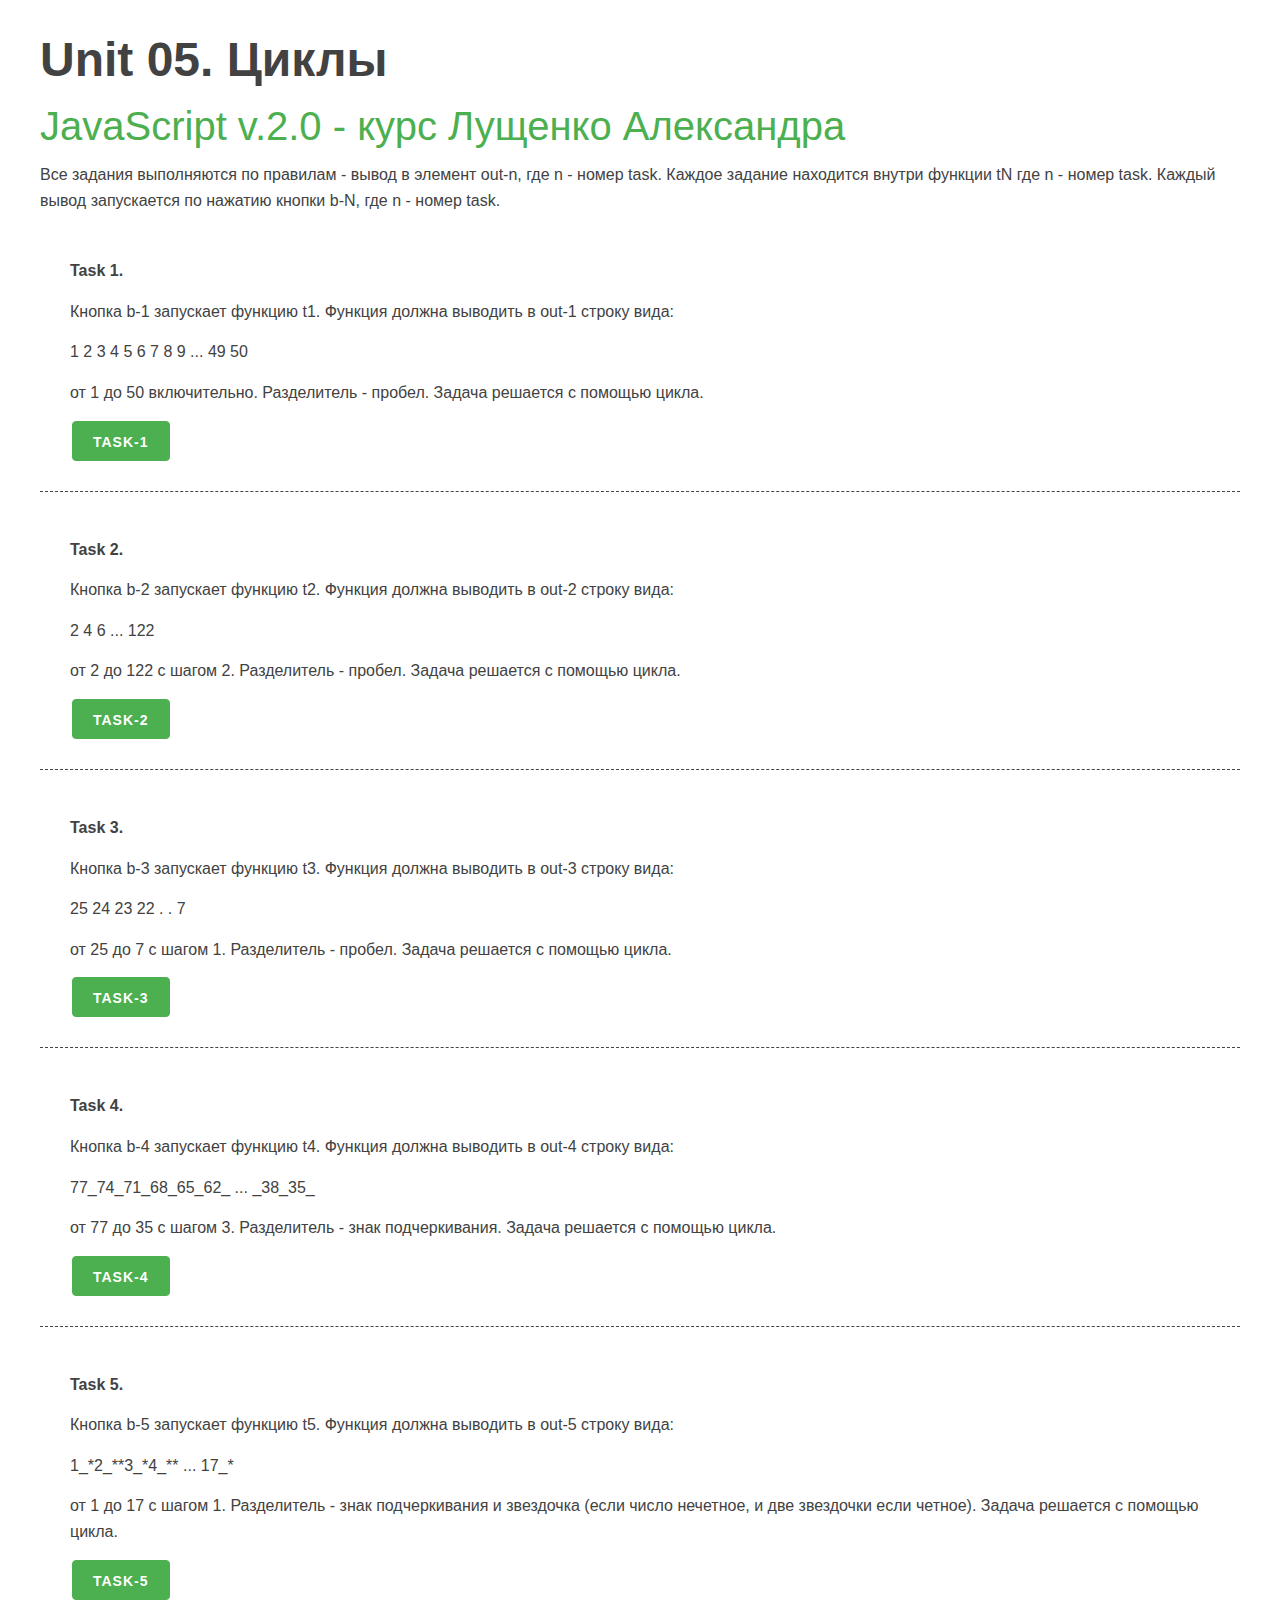
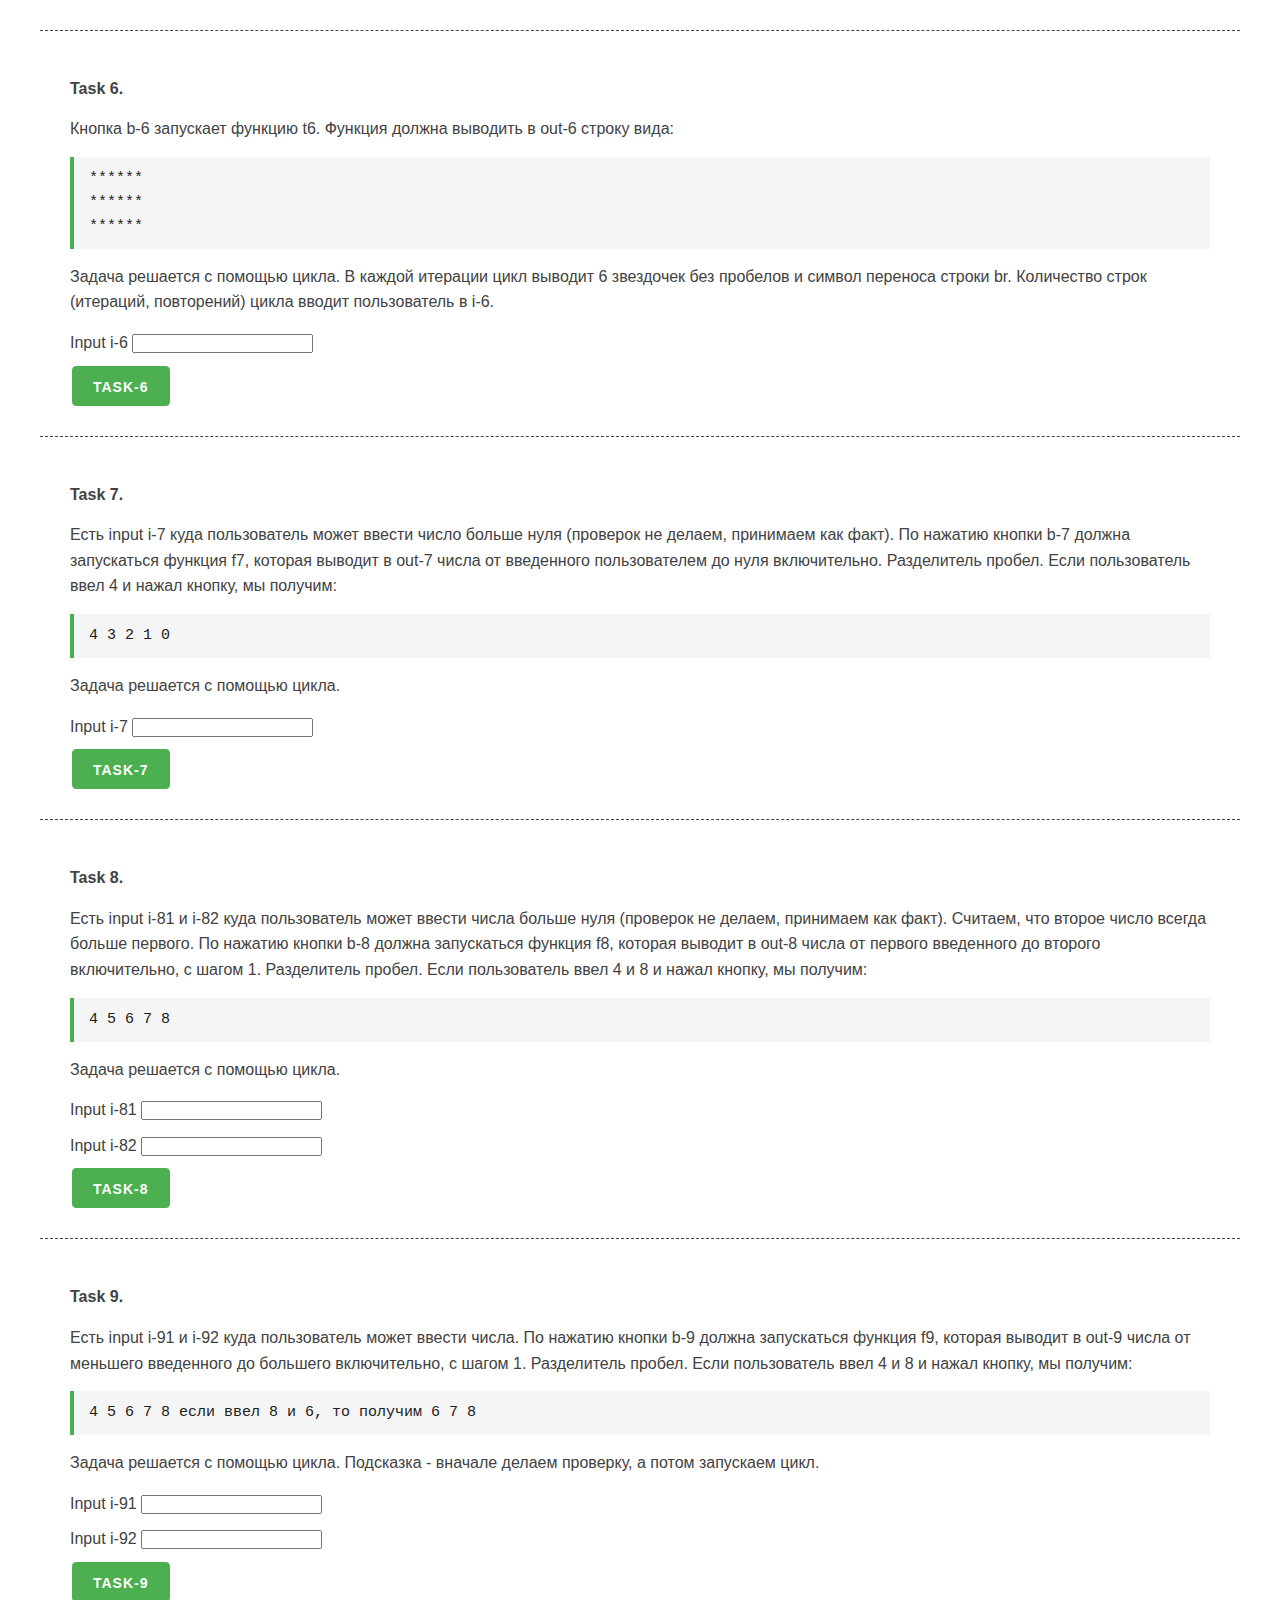
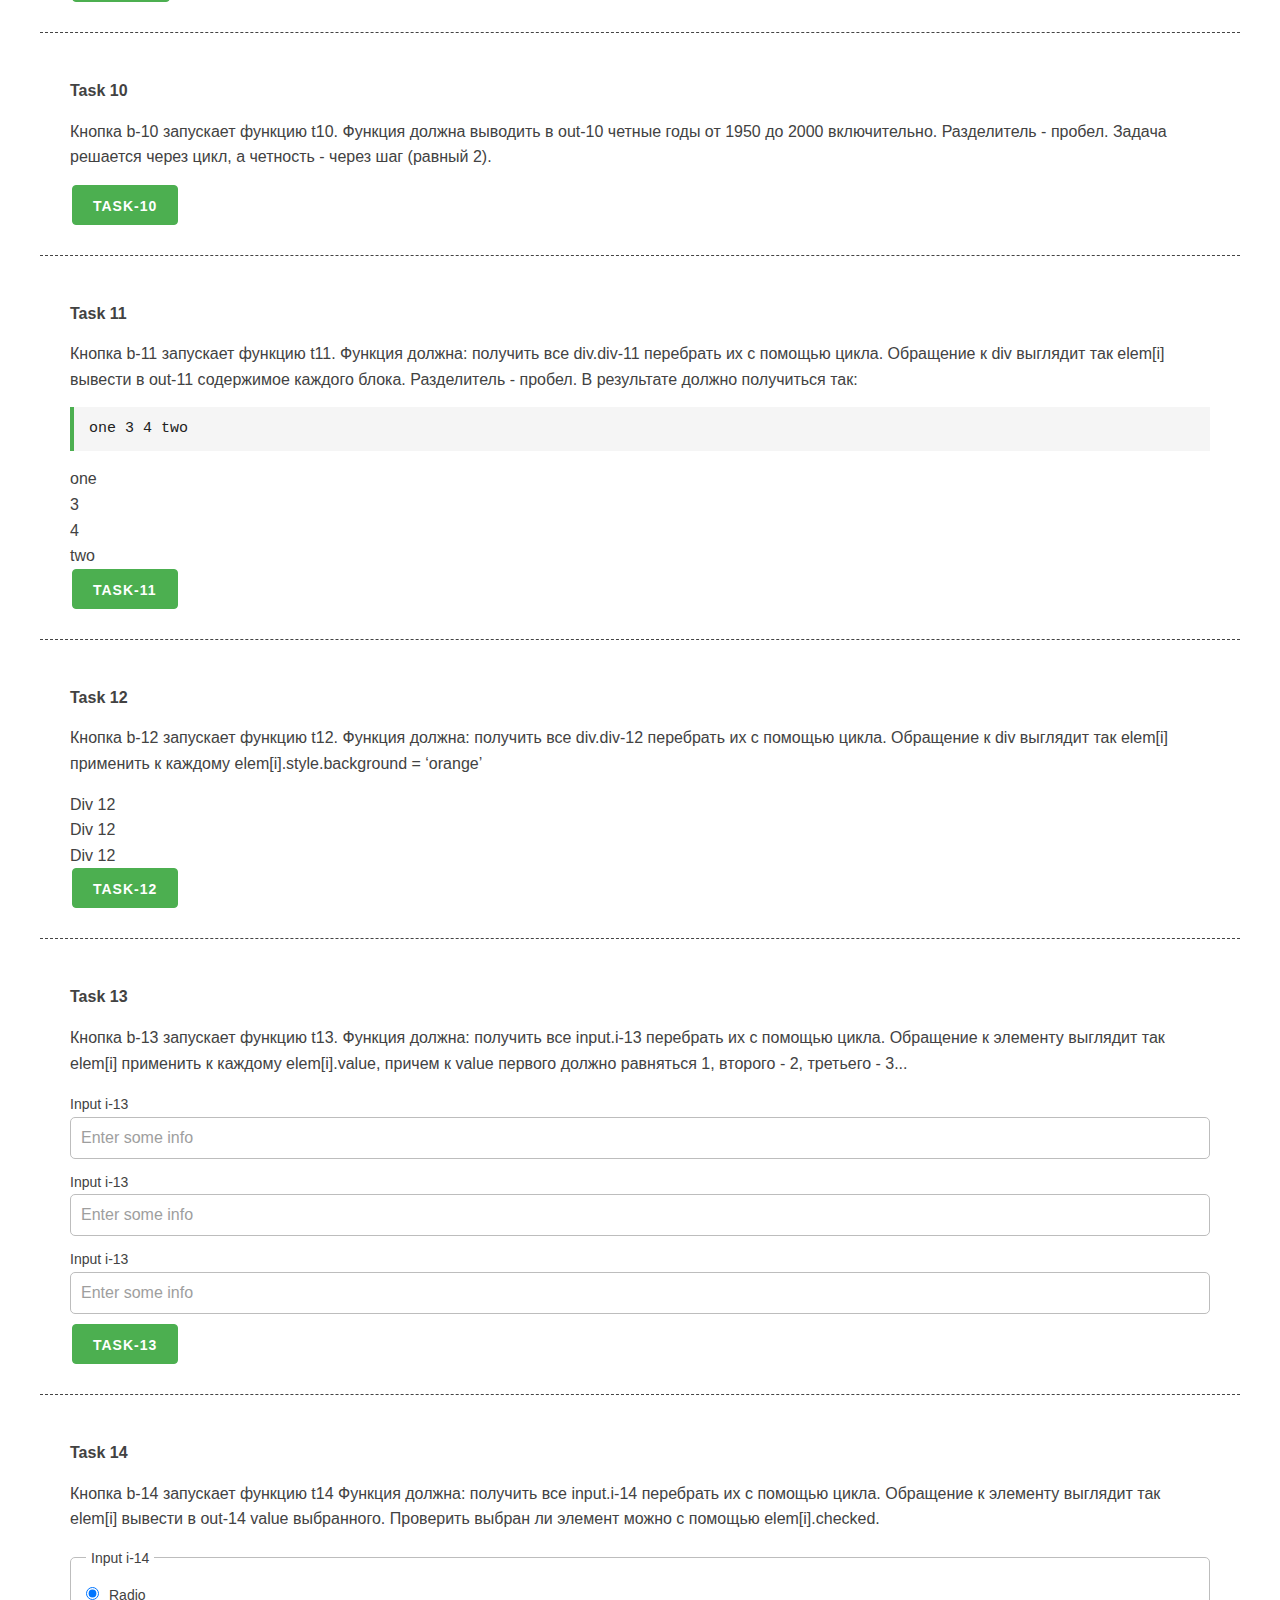
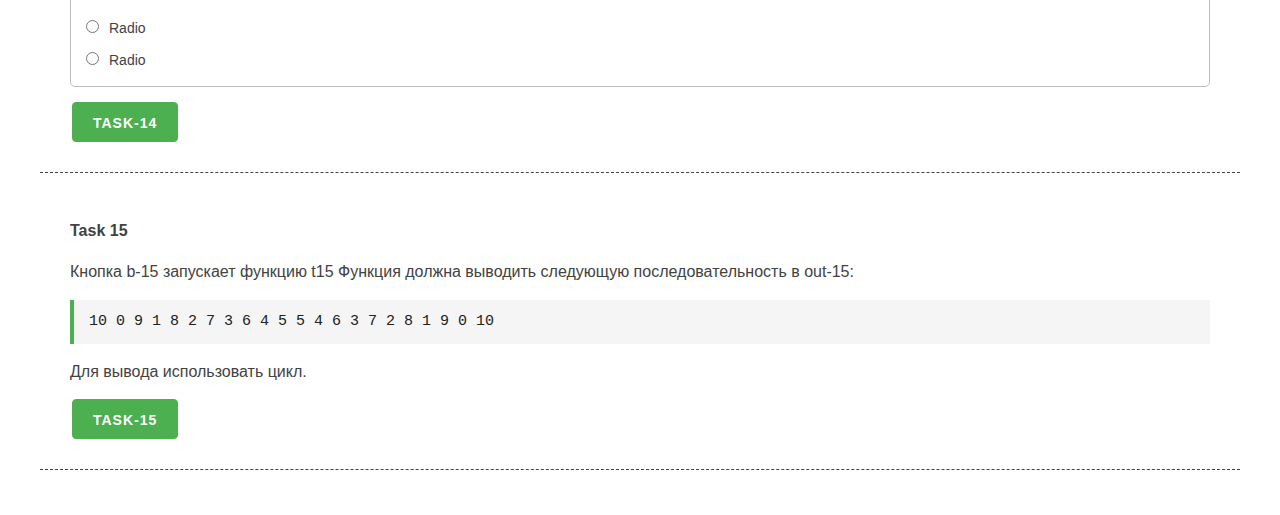
<file: unit_05/unit_05.html>
<!DOCTYPE html>
<html lang="en">

<head>
    <meta charset="UTF-8">
    <meta name="viewport" content="width=device-width, initial-scale=1.0">
    <meta http-equiv="X-UA-Compatible" content="ie=edge">
    <link rel="stylesheet" href="css/mustard-ui.min.css">
    <link rel="stylesheet" href="css/style.css">
    <title>Unit 05</title>
</head>

<body>
    <div class="container">
        <h1>Unit 05. Циклы</h1>
        <h2><a href="https://itgid.info/course/javascript-2" target="_blank">JavaScript v.2.0 - курс Лущенко
                Александра</a></h2>
        <p>Все задания выполняются по правилам - вывод в элемент out-n, где n - номер task. Каждое задание находится
            внутри
            функции tN где n - номер task. Каждый вывод запускается по нажатию кнопки b-N, где n - номер task.</p>
        <section>
            <p><b>Task 1.</b></p>
            <p>Кнопка b-1 запускает функцию t1. Функция должна выводить в out-1 строку вида:</p>
            <p>1 2 3 4 5 6 7 8 9 ... 49 50</p>
            от 1 до 50 включительно. Разделитель - пробел. Задача решается с помощью цикла.</p>

            <button class="button-primary b-1">Task-1</button>
            <div class="out-1"></div>
        </section>

        <section>
            <p><b>Task 2.</b></p>
            <p>Кнопка b-2 запускает функцию t2. Функция должна выводить в out-2 строку вида:</p>
            <p>2 4 6 ... 122</p>
            <p>от 2 до 122 c шагом 2. Разделитель - пробел. Задача решается с помощью цикла.</p>
            <button class="button-primary b-2">Task-2</button>
            <div class="out-2"></div>
        </section>

        <section>
            <p><b>Task 3.</b></p>
            <p>Кнопка b-3 запускает функцию t3. Функция должна выводить в out-3 строку вида:</p>
            <p> 25 24 23 22 . . 7</p>
            <p> от 25 до 7 c шагом 1. Разделитель - пробел. Задача решается с помощью цикла.</p>
            <button class="button-primary b-3">Task-3</button>
            <div class="out-3"></div>
        </section>

        <section>
            <p><b>Task 4.</b></p>
            <p>Кнопка b-4 запускает функцию t4. Функция должна выводить в out-4 строку вида: </p>
            <p> 77_74_71_68_65_62_ ... _38_35_ </p>
            <p> от 77 до 35 c шагом 3. Разделитель - знак подчеркивания. Задача решается с помощью цикла.
            </p>
            <button class="button-primary b-4">Task-4</button>
            <div class="out-4"></div>
        </section>

        <section>
            <p><b>Task 5.</b></p>
            <p>Кнопка b-5 запускает функцию t5. Функция должна выводить в out-5 строку вида:</p>
            <p> 1_*2_**3_*4_** ... 17_*</p>
            <p> от 1 до 17 c шагом 1. Разделитель - знак подчеркивания и звездочка (если число нечетное, и две звездочки
                если четное). Задача решается с помощью цикла.
            </p>
            <button class="button-primary b-5">Task-5</button>
            <div class="out-5"></div>
        </section>

        <section>
            <p><b>Task 6.</b></p>
            <p>Кнопка b-6 запускает функцию t6. Функция должна выводить в out-6 строку вида: </p>
            <pre>
                ******<br>
                ******<br>
                ******<br>
            </pre>
            <p> Задача решается с помощью цикла. В каждой итерации цикл выводит 6 звездочек без пробелов и символ
                переноса строки br. Количество строк (итераций, повторений) цикла вводит пользователь в i-6.
            </p>
            <div class="form-control">Input i-6 <input type="number" class="i-6"></div>
            <button class="button-primary b-6">Task-6</button>
            <div class="out-6"></div>
        </section>

        <section>
            <p><b>Task 7.</b></p>
            <p>Есть input i-7 куда пользователь может ввести число больше нуля (проверок не делаем, принимаем как факт).
                По нажатию кнопки b-7 должна запускаться функция f7, которая выводит в out-7 числа от введенного
                пользователем до нуля включительно. Разделитель пробел. Если пользователь ввел 4 и нажал кнопку, мы
                получим:</p>
            <pre>
            4 3 2 1 0
            </pre>
            <p>Задача решается с помощью цикла.</p>
            <div class="form-control">Input i-7 <input type="number" class="i-7"></div>
            <button class="button-primary b-7">Task-7</button>
            <div class="out-7"></div>
        </section>


        <section>
            <p><b>Task 8.</b></p>
            <p>Есть input i-81 и i-82 куда пользователь может ввести числа больше нуля (проверок не делаем, принимаем
                как факт). Считаем, что второе число всегда больше первого. По нажатию кнопки b-8 должна запускаться
                функция f8, которая выводит в out-8 числа от первого введенного до второго включительно, с шагом 1.
                Разделитель пробел. Если пользователь ввел 4 и 8 и нажал кнопку, мы получим:</p>
            <pre>
                4 5 6 7 8
            </pre>
            <p>Задача решается с помощью цикла.</p>
            <div class="form-control">Input i-81 <input type="number" class="i-81"></div>
            <div class="form-control">Input i-82 <input type="number" class="i-82"></div>

            <button class="button-primary b-8">Task-8</button>
            <div class="out-8"></div>
        </section>

        <section>
            <p><b>Task 9.</b></p>
            <p>Есть input i-91 и i-92 куда пользователь может ввести числа. По нажатию кнопки b-9 должна запускаться
                функция f9, которая выводит в out-9 числа от меньшего введенного до большего включительно, с шагом 1.
                Разделитель пробел. Если пользователь ввел 4 и 8 и нажал кнопку, мы получим:</p>
            <pre>
                4 5 6 7 8
                если ввел 8 и 6, то получим
                6 7 8
            </pre>
            <p> Задача решается с помощью цикла. Подсказка - вначале делаем проверку, а потом запускаем цикл.</p>
            <div class="form-control">Input i-91 <input type="number" class="i-91"></div>
            <div class="form-control">Input i-92 <input type="number" class="i-92"></div>
            <button class="button-primary b-9">Task-9</button>
            <div class="out-9"></div>
        </section>

        <section>
            <p><b>Task 10</b></p>
            <p>Кнопка b-10 запускает функцию t10. Функция должна выводить в out-10 четные годы от 1950 до 2000
                включительно. Разделитель - пробел. Задача решается через цикл, а четность - через шаг (равный 2).</p>
            <button class="button-primary b-10">Task-10</button>
            <div class="out-10"></div>
        </section>

        <section>
            <p><b>Task 11</b></p>
            <p>Кнопка b-11 запускает функцию t11. Функция должна:
                получить все div.div-11
                перебрать их с помощью цикла. Обращение к div выглядит так elem[i]
                вывести в out-11 содержимое каждого блока. Разделитель - пробел.
                В результате должно получиться так:</p>
            <pre>
                one 3 4 two
            </pre>
            <div class="div-11">one</div>
            <div class="div-11">3</div>
            <div class="div-11">4</div>
            <div class="div-11">two</div>
            <button class="button-primary b-11">Task-11</button>
            <div class="out-11"></div>
        </section>

        <section>
            <p><b>Task 12</b></p>
            <p>Кнопка b-12 запускает функцию t12. Функция должна:
                получить все div.div-12
                перебрать их с помощью цикла. Обращение к div выглядит так elem[i]
                применить к каждому elem[i].style.background = ‘orange’</p>
            <div class="div-12">Div 12</div>
            <div class="div-12">Div 12</div>
            <div class="div-12">Div 12</div>
            <button class="button-primary b-12">Task-12</button>
            <div class="out-12"></div>
        </section>

        <section>
            <p><b>Task 13</b></p>
            <p>Кнопка b-13 запускает функцию t13. Функция должна:
                получить все input.i-13
                перебрать их с помощью цикла. Обращение к элементу выглядит так elem[i]
                применить к каждому elem[i].value, причем к value первого должно равняться 1, второго - 2, третьего -
                3...
            </p>
            <div class="form-control">
                <label>Input i-13</label>
                <input type="text" placeholder="Enter some info" class="i-13">
            </div>
            <div class="form-control">
                <label>Input i-13</label>
                <input type="text" placeholder="Enter some info" class="i-13">
            </div>
            <div class="form-control">
                <label>Input i-13</label>
                <input type="text" placeholder="Enter some info" class="i-13">
            </div>
            <button class="button-primary b-13">Task-13</button>
            <div class="out-13"></div>
        </section>

        <section>
            <p><b>Task 14</b></p>
            <p>Кнопка b-14 запускает функцию t14 Функция должна:
                получить все input.i-14
                перебрать их с помощью цикла. Обращение к элементу выглядит так elem[i]
                вывести в out-14 value выбранного. Проверить выбран ли элемент можно с помощью elem[i].checked.
            </p>
            <fieldset>
                <legend>Input i-14</legend>
                <div class="form-control">
                    <label><input type="radio" name="i-14" class="i-14" checked value="333">Radio</label>
                </div>
                <div class="form-control">
                    <label><input type="radio" name="i-14" class="i-14" value="444">Radio</label>
                </div>
                <div class="form-control">
                    <label><input type="radio" name="i-14" class="i-14" value="555">Radio</label>
                </div>
            </fieldset>
            <button class="button-primary b-14">Task-14</button>
            <div class="out-14"></div>
        </section>

        <section>
            <p><b>Task 15</b></p>
            <p>Кнопка b-15 запускает функцию t15 Функция должна выводить следующую последовательность в out-15:</p>
            <pre>
                10 0 9 1 8 2 7 3 6 4 5 5 4 6 3 7 2 8 1 9 0 10
               </pre>
            <p> Для вывода использовать цикл.
            </p>

            <button class="button-primary b-15">Task-15</button>
            <div class="out-15"></div>
        </section>


    </div>

    <script src="unit_05.js"></script>
</body>

</html>
</file>
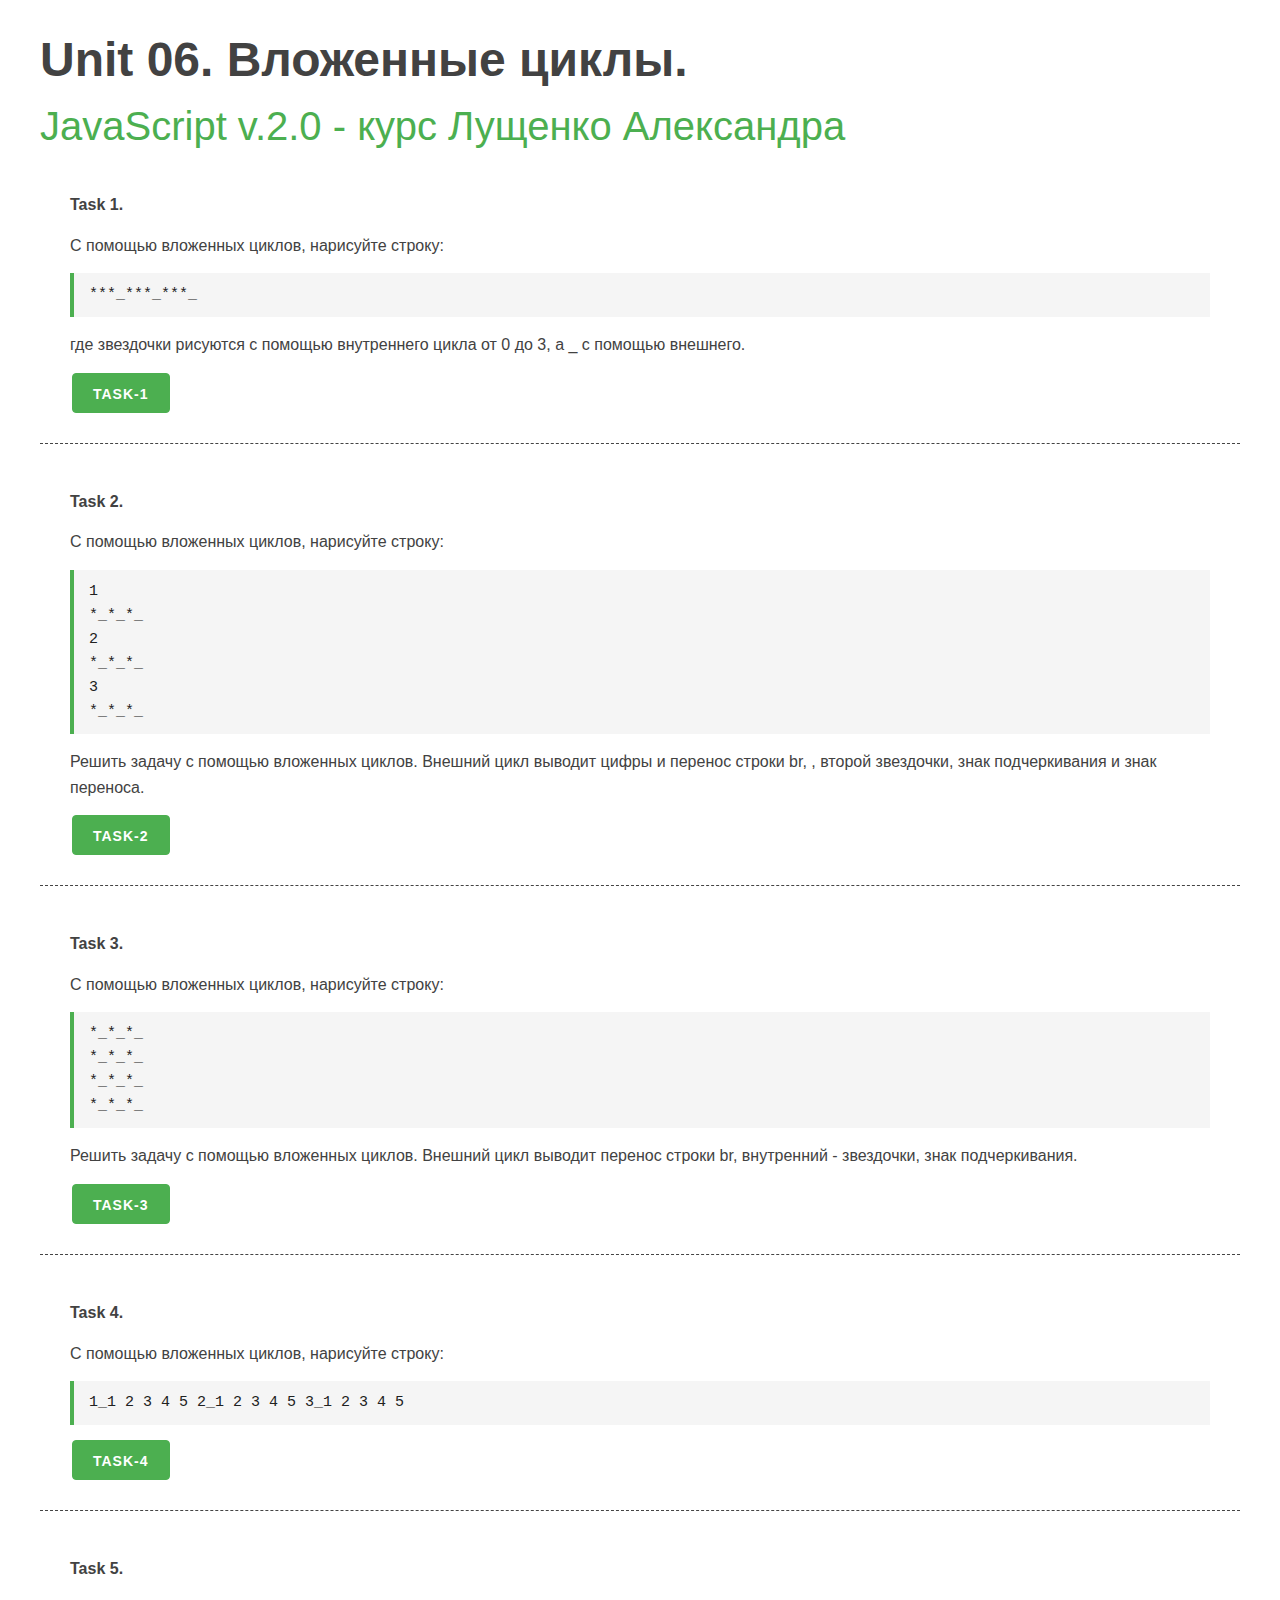
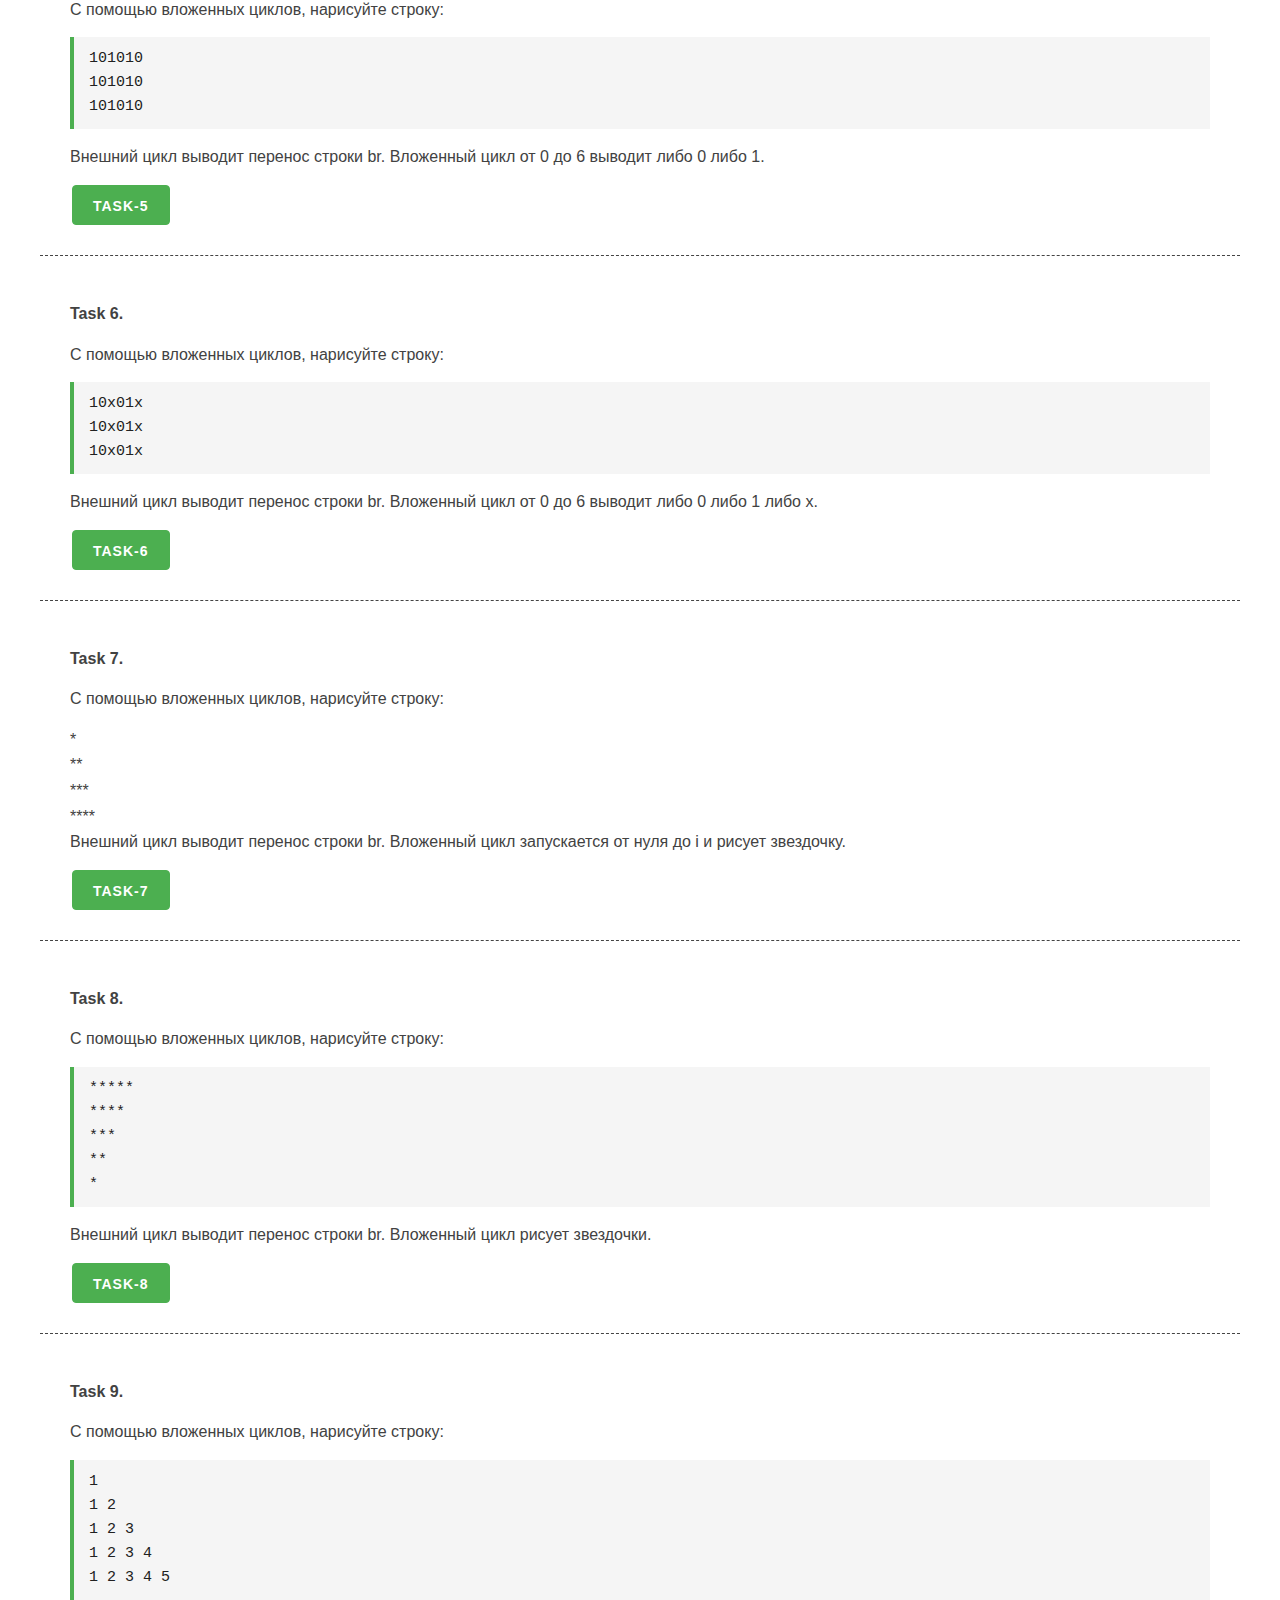
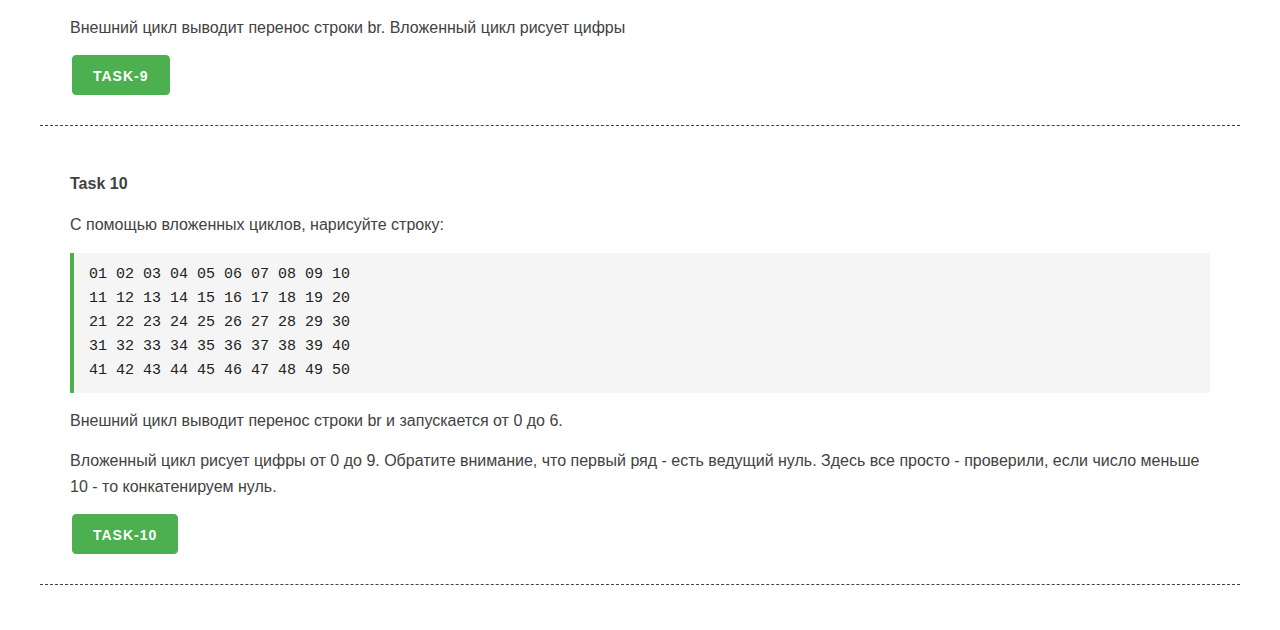
<file: unit_06/unit_06.html>
<!DOCTYPE html>
<html lang="en">

<head>
    <meta charset="UTF-8">
    <meta name="viewport" content="width=device-width, initial-scale=1.0">
    <meta http-equiv="X-UA-Compatible" content="ie=edge">
    <link rel="stylesheet" href="css/mustard-ui.min.css">
    <link rel="stylesheet" href="css/style.css">
    <title>Unit 06</title>
</head>

<body>
    <div class="container">
        <h1>Unit 06. Вложенные циклы.</h1>
        <h2><a href="https://itgid.info/course/javascript-2" target="_blank">JavaScript v.2.0 - курс Лущенко
                Александра</a></h2>
        <section>
            <p><b>Task 1.</b></p>
            <p>С помощью вложенных циклов, нарисуйте строку:</p>
            <pre>
***_***_***_
</pre>
            <p>где звездочки рисуются с помощью внутреннего цикла от 0 до 3, а _ с помощью внешнего.</p>
            <button class="button-primary b-1">Task-1</button>
            <div class="out-1"></div>
        </section>

        <section>
            <p><b>Task 2.</b></p>
            <p>С помощью вложенных циклов, нарисуйте строку:</p>
            <pre>
1<br>
*_*_*_<br>
2<br>
*_*_*_<br>
3<br>
*_*_*_<br>
</pre>
            <p>Решить задачу с помощью вложенных циклов. Внешний цикл выводит цифры и перенос строки br, , второй
                звездочки, знак подчеркивания и знак переноса.</p>
            <button class="button-primary b-2">Task-2</button>
            <div class="out-2"></div>
        </section>

        <section>
            <p><b>Task 3.</b></p>
            <p>С помощью вложенных циклов, нарисуйте строку:</p>
            <pre>
*_*_*_<br>
*_*_*_<br>
*_*_*_<br>
*_*_*_<br>
</pre>
            <p>Решить задачу с помощью вложенных циклов. Внешний цикл выводит перенос строки br, внутренний - звездочки,
                знак подчеркивания.</p>
            <button class="button-primary b-3">Task-3</button>
            <div class="out-3"></div>
        </section>

        <section>
            <p><b>Task 4.</b></p>
            <p>С помощью вложенных циклов, нарисуйте строку:</p>
            <pre>
                1_1 2 3 4 5 2_1 2 3 4 5 3_1 2 3 4 5
</pre>
            <button class="button-primary b-4">Task-4</button>
            <div class="out-4"></div>
        </section>

        <section>
            <p><b>Task 5.</b></p>
            <p>С помощью вложенных циклов, нарисуйте строку:</p>
            <pre>
101010<br>
101010<br>
101010<br>
</pre>
            <p>Внешний цикл выводит перенос строки br. Вложенный цикл от 0 до 6 выводит либо 0 либо 1.</p>
            <button class="button-primary b-5">Task-5</button>
            <div class="out-5"></div>
        </section>

        <section>
            <p><b>Task 6.</b></p>
            <p>С помощью вложенных циклов, нарисуйте строку:</p>
            <pre>
 10x01x<br>
 10x01x<br>
 10x01x<br>
</pre>
            <p>Внешний цикл выводит перенос строки br. Вложенный цикл от 0 до 6 выводит либо 0 либо 1 либо х.</p>
            <button class="button-primary b-6">Task-6</button>
            <div class="out-6"></div>
        </section>

        <section>
            <p><b>Task 7.</b></p>
            <p>С помощью вложенных циклов, нарисуйте строку:</p>
            *<br>
            **<br>
            ***<br>
            ****<br>
            </pre>
            <p>Внешний цикл выводит перенос строки br. Вложенный цикл запускается от нуля до i и рисует звездочку.</p>
            <button class="button-primary b-7">Task-7</button>
            <div class="out-7"></div>
        </section>


        <section>
            <p><b>Task 8.</b></p>
            <p>С помощью вложенных циклов, нарисуйте строку:</p>
            <pre>
*****<br>
****<br>
***<br>
**<br>
*
</pre>
            <p>Внешний цикл выводит перенос строки br. Вложенный цикл рисует звездочки. </p>
            <button class="button-primary b-8">Task-8</button>
            <div class="out-8"></div>
        </section>

        <section>
            <p><b>Task 9.</b></p>
            <p>С помощью вложенных циклов, нарисуйте строку:</p>
            <pre>
1<br>
1 2<br>
1 2 3<br>
1 2 3 4<br>
1 2 3 4 5<br>
</pre>
            <p>Внешний цикл выводит перенос строки br. Вложенный цикл рисует цифры</p>
            <button class="button-primary b-9">Task-9</button>
            <div class="out-9"></div>
        </section>

        <section>
            <p><b>Task 10</b></p>
            <p>С помощью вложенных циклов, нарисуйте строку:</p>
            <pre>
01 02 03 04 05 06 07 08 09 10<br>
11 12 13 14 15 16 17 18 19 20<br>
21 22 23 24 25 26 27 28 29 30<br>
31 32 33 34 35 36 37 38 39 40<br>
41 42 43 44 45 46 47 48 49 50<br>
</pre>
            <p>Внешний цикл выводит перенос строки br и запускается от 0 до 6.</p>
            <p>Вложенный цикл рисует цифры от 0 до 9. Обратите внимание, что первый ряд - есть ведущий нуль. Здесь все
                просто - проверили, если число меньше 10 - то конкатенируем нуль.</p>
            <button class="button-primary b-10">Task-10</button>
            <div class="out-10"></div>
        </section>


    </div>

    <script src="unit_06.js"></script>
</body>

</html>
</file>
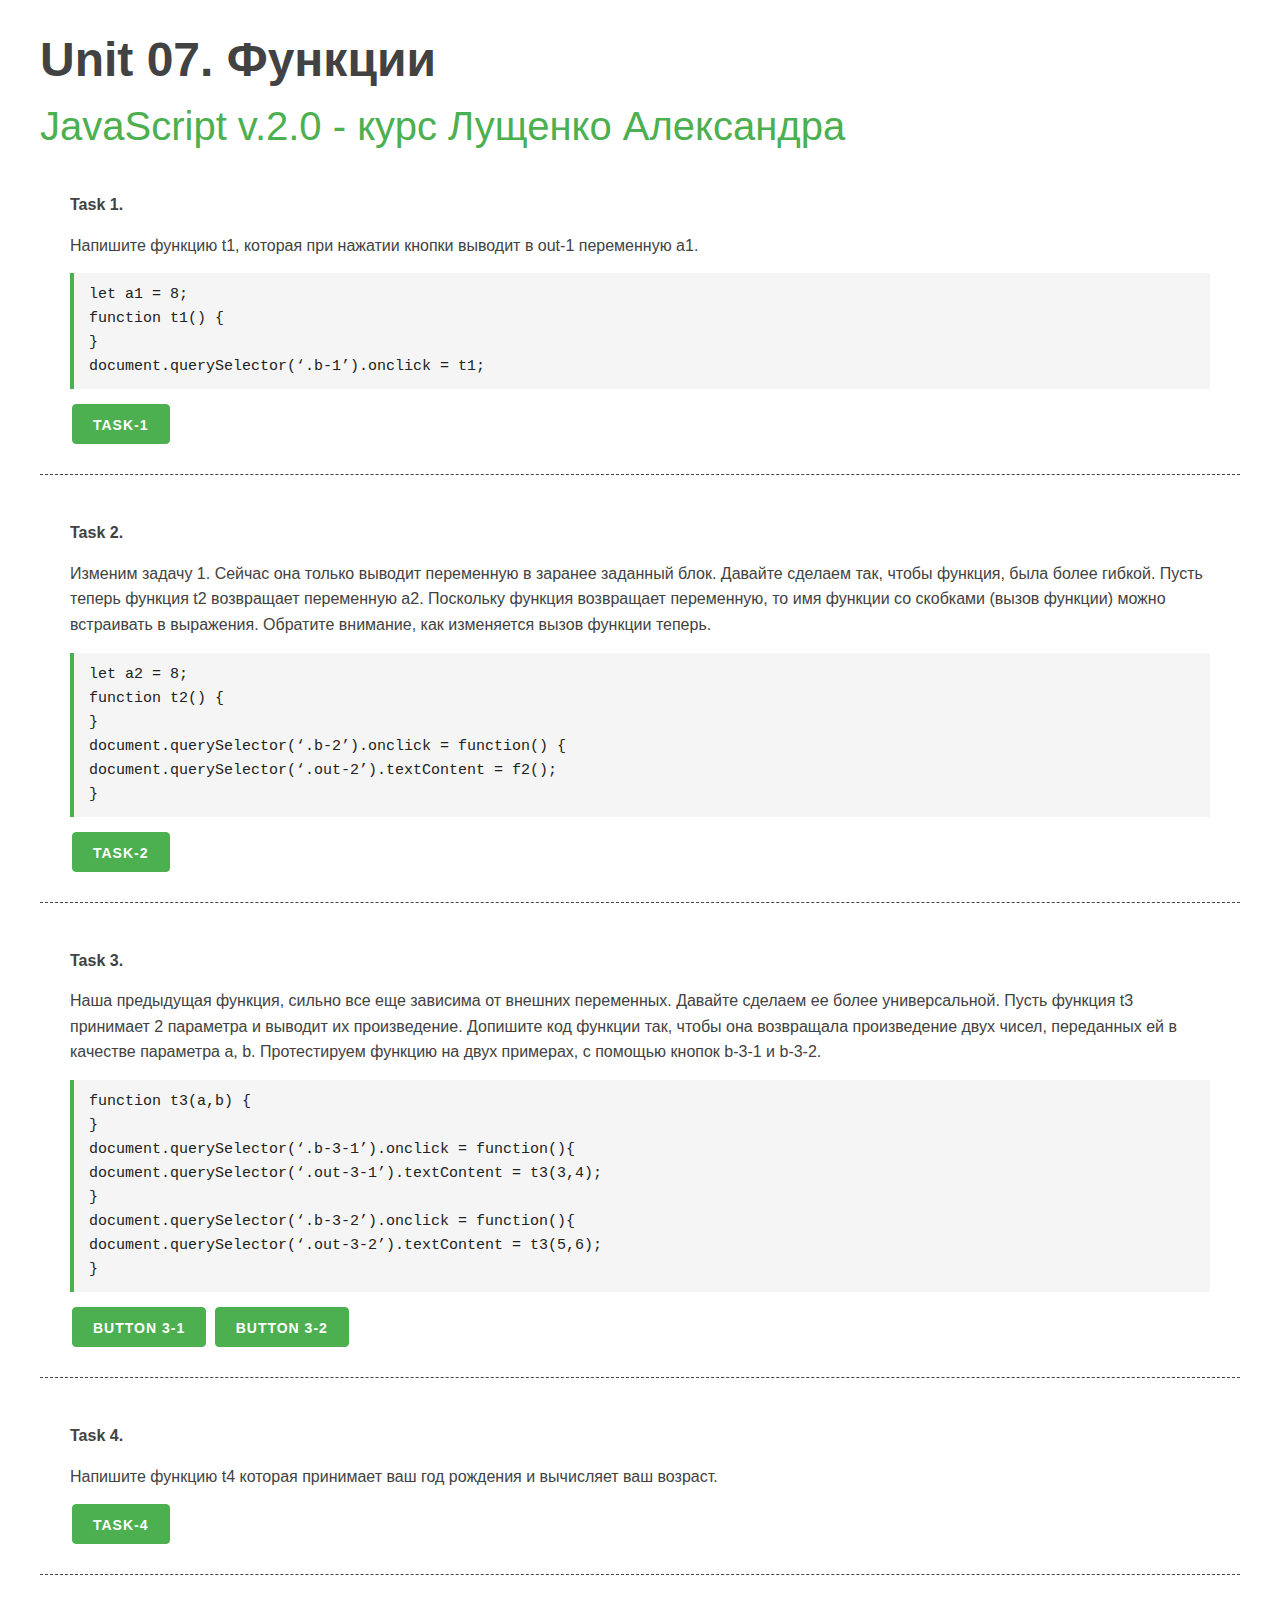
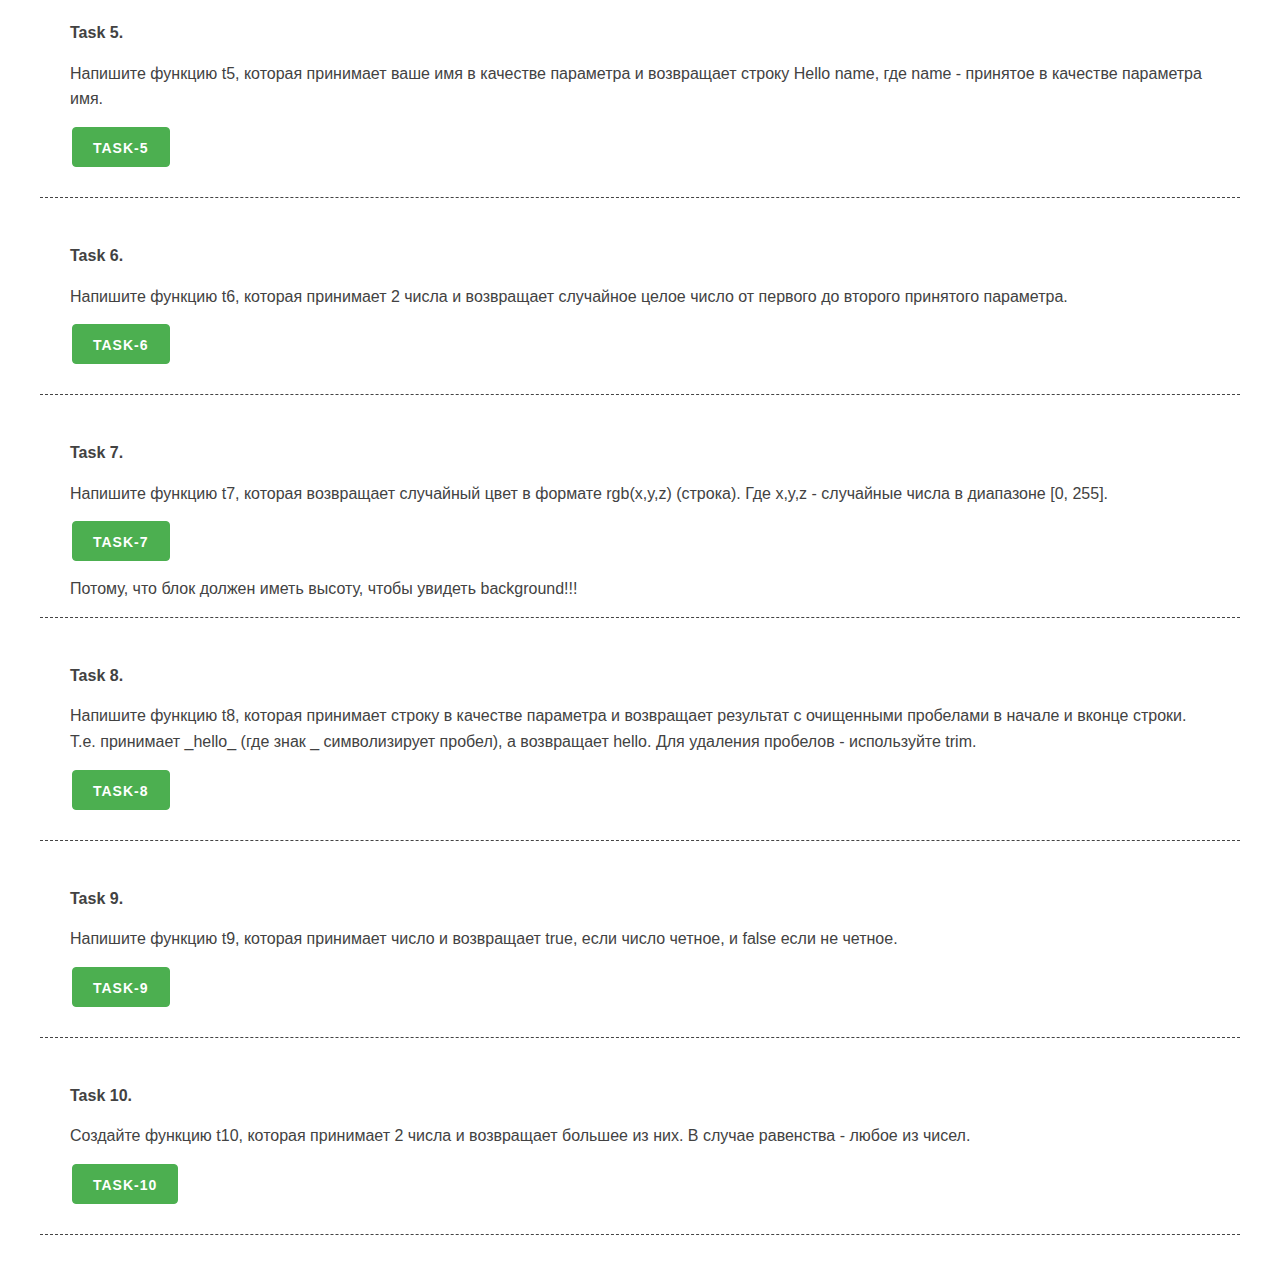
<file: unit_07/unit_07.html>
<!DOCTYPE html>
<html lang="en">

<head>
    <meta charset="UTF-8">
    <meta name="viewport" content="width=device-width, initial-scale=1.0">
    <meta http-equiv="X-UA-Compatible" content="ie=edge">
    <link rel="stylesheet" href="css/mustard-ui.min.css">
    <link rel="stylesheet" href="css/style.css">
    <title>Unit 07</title>
</head>

<body>
    <div class="container">
        <h1>Unit 07. Функции</h1>
        <h2><a href="https://itgid.info/course/javascript-2" target="_blank">JavaScript v.2.0 - курс Лущенко
                Александра</a></h2>
        <section>
            <p><b>Task 1.</b></p>
            <p>Напишите функцию t1, которая при нажатии кнопки выводит в out-1 переменную a1.</p>
            <pre>
                let a1 = 8;<br>
                function t1() {<br>
                
                }<br>
                document.querySelector(‘.b-1’).onclick = t1;  <br>              
            </pre>
            <button class="button-primary b-1">Task-1</button>
            <div class="out-1"></div>
        </section>

        <section>
            <p><b>Task 2.</b></p>
            <p>Изменим задачу 1. Сейчас она только выводит переменную в заранее заданный блок. Давайте сделаем так,
                чтобы функция, была более гибкой. Пусть теперь функция t2 возвращает переменную a2. Поскольку функция
                возвращает переменную, то имя функции со скобками (вызов функции) можно встраивать в выражения. Обратите
                внимание, как изменяется вызов функции теперь.
            </p>
            <pre>
                let a2 = 8;<br>
                function t2() {<br>
                
                }<br>
                document.querySelector(‘.b-2’).onclick = function() {<br>
                document.querySelector(‘.out-2’).textContent = f2();<br>
                }<br>
                          
            </pre>
            <button class="button-primary b-2">Task-2</button>
            <div class="out-2"></div>
        </section>

        <section>
            <p><b>Task 3.</b></p>
            <p>Наша предыдущая функция, сильно все еще зависима от внешних переменных. Давайте сделаем ее более
                универсальной. Пусть функция t3 принимает 2 параметра и выводит их произведение. Допишите код функции
                так, чтобы она возвращала произведение двух чисел, переданных ей в качестве параметра a, b. Протестируем
                функцию на двух примерах, с помощью кнопок b-3-1 и b-3-2.
            </p>
            <pre>
                function t3(a,b) {<br>

                }<br>
                document.querySelector(‘.b-3-1’).onclick =  function(){<br>
                document.querySelector(‘.out-3-1’).textContent = t3(3,4);<br>
                }<br>
                document.querySelector(‘.b-3-2’).onclick =  function(){<br>
                document.querySelector(‘.out-3-2’).textContent = t3(5,6);<br>
                }<br>
                
                          
            </pre>
            <button class="button-primary b-3-1">button 3-1</button>
            <button class="button-primary b-3-2">button 3-2</button>
            <div class="out-3-1"></div>
            <div class="out-3-2"></div>
        </section>

        <section>
            <p><b>Task 4.</b></p>
            <p>Напишите функцию t4 которая принимает ваш год рождения и вычисляет ваш возраст.</p>
            <button class="button-primary b-4">Task-4</button>
            <div class="out-4"></div>
        </section>

        <section>
            <p><b>Task 5.</b></p>
            <p>Напишите функцию t5, которая принимает ваше имя в качестве параметра и возвращает строку Hello name, где
                name - принятое в качестве параметра имя.</p>
            <button class="button-primary b-5">Task-5</button>
            <div class="out-5"></div>
        </section>

        <section>
            <p><b>Task 6.</b></p>
            <p>Напишите функцию t6, которая принимает 2 числа и возвращает случайное целое число от первого до второго
                принятого параметра.
            </p>
            <button class="button-primary b-6">Task-6</button>
            <div class="out-6"></div>
        </section>

        <section>
            <p><b>Task 7.</b></p>
            <p>Напишите функцию t7, которая возвращает случайный цвет в формате rgb(x,y,z) (строка). Где x,y,z -
                случайные числа в диапазоне [0, 255].
            </p>
            <button class="button-primary b-7">Task-7</button>
            <div class="out-7">Потому, что блок должен иметь высоту, чтобы увидеть background!!!</div>
        </section>

        <section>
            <p><b>Task 8.</b></p>
            <p>Напишите функцию t8, которая принимает строку в качестве параметра и возвращает результат с очищенными
                пробелами в начале и вконце строки. Т.е. принимает _hello_ (где знак _ символизирует пробел), а
                возвращает hello. Для удаления пробелов - используйте trim.

            </p>
            <button class="button-primary b-8">Task-8</button>
            <div class="out-8"></div>
        </section>

        <section>
            <p><b>Task 9.</b></p>
            <p>Напишите функцию t9, которая принимает число и возвращает true, если число четное, и false если не
                четное.
            </p>
            <button class="button-primary b-9">Task-9</button>
            <div class="out-9"></div>
        </section>

        <section>
            <p><b>Task 10.</b></p>
            <p>Создайте функцию t10, которая принимает 2 числа и возвращает большее из них. В случае равенства - любое
                из чисел.
            </p>
            <button class="button-primary b-10">Task-10</button>
            <div class="out-10"></div>
        </section>

    </div>

    <script src="unit_07.js"></script>
</body>

</html>
</file>
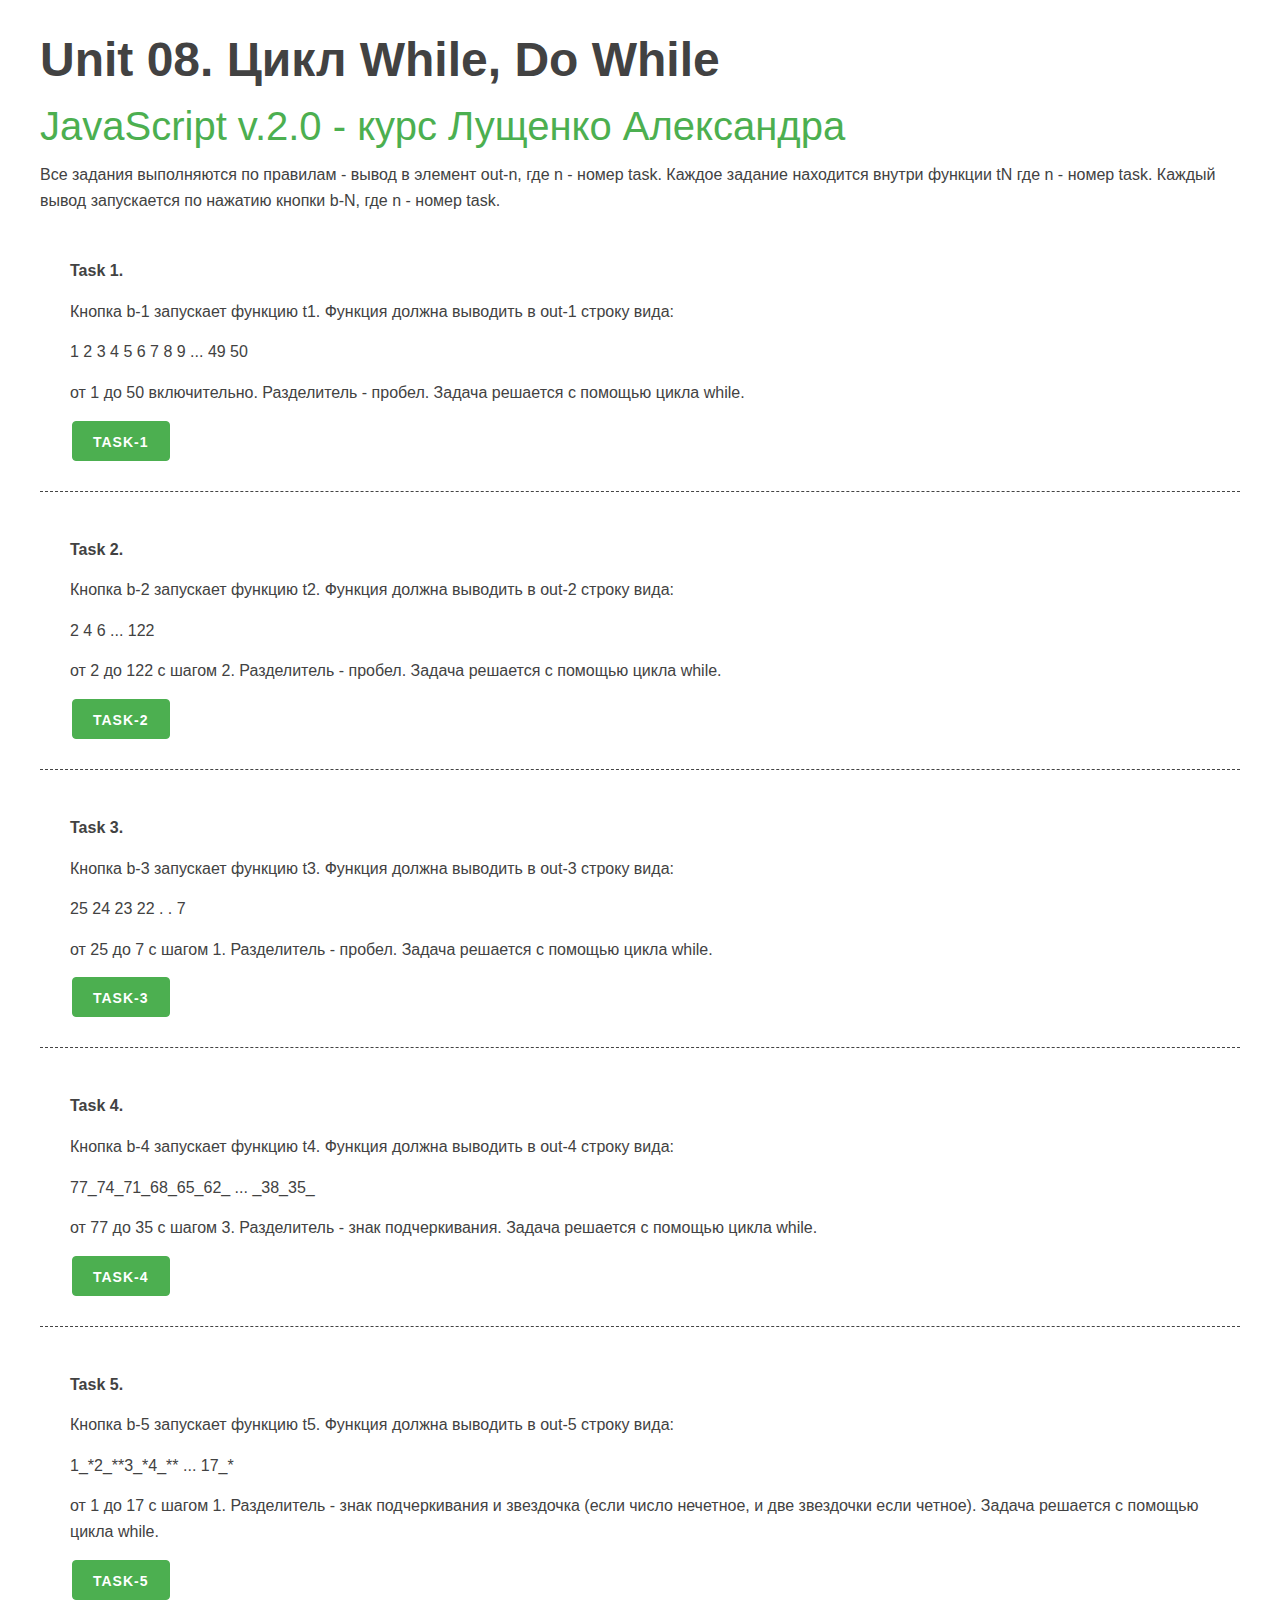
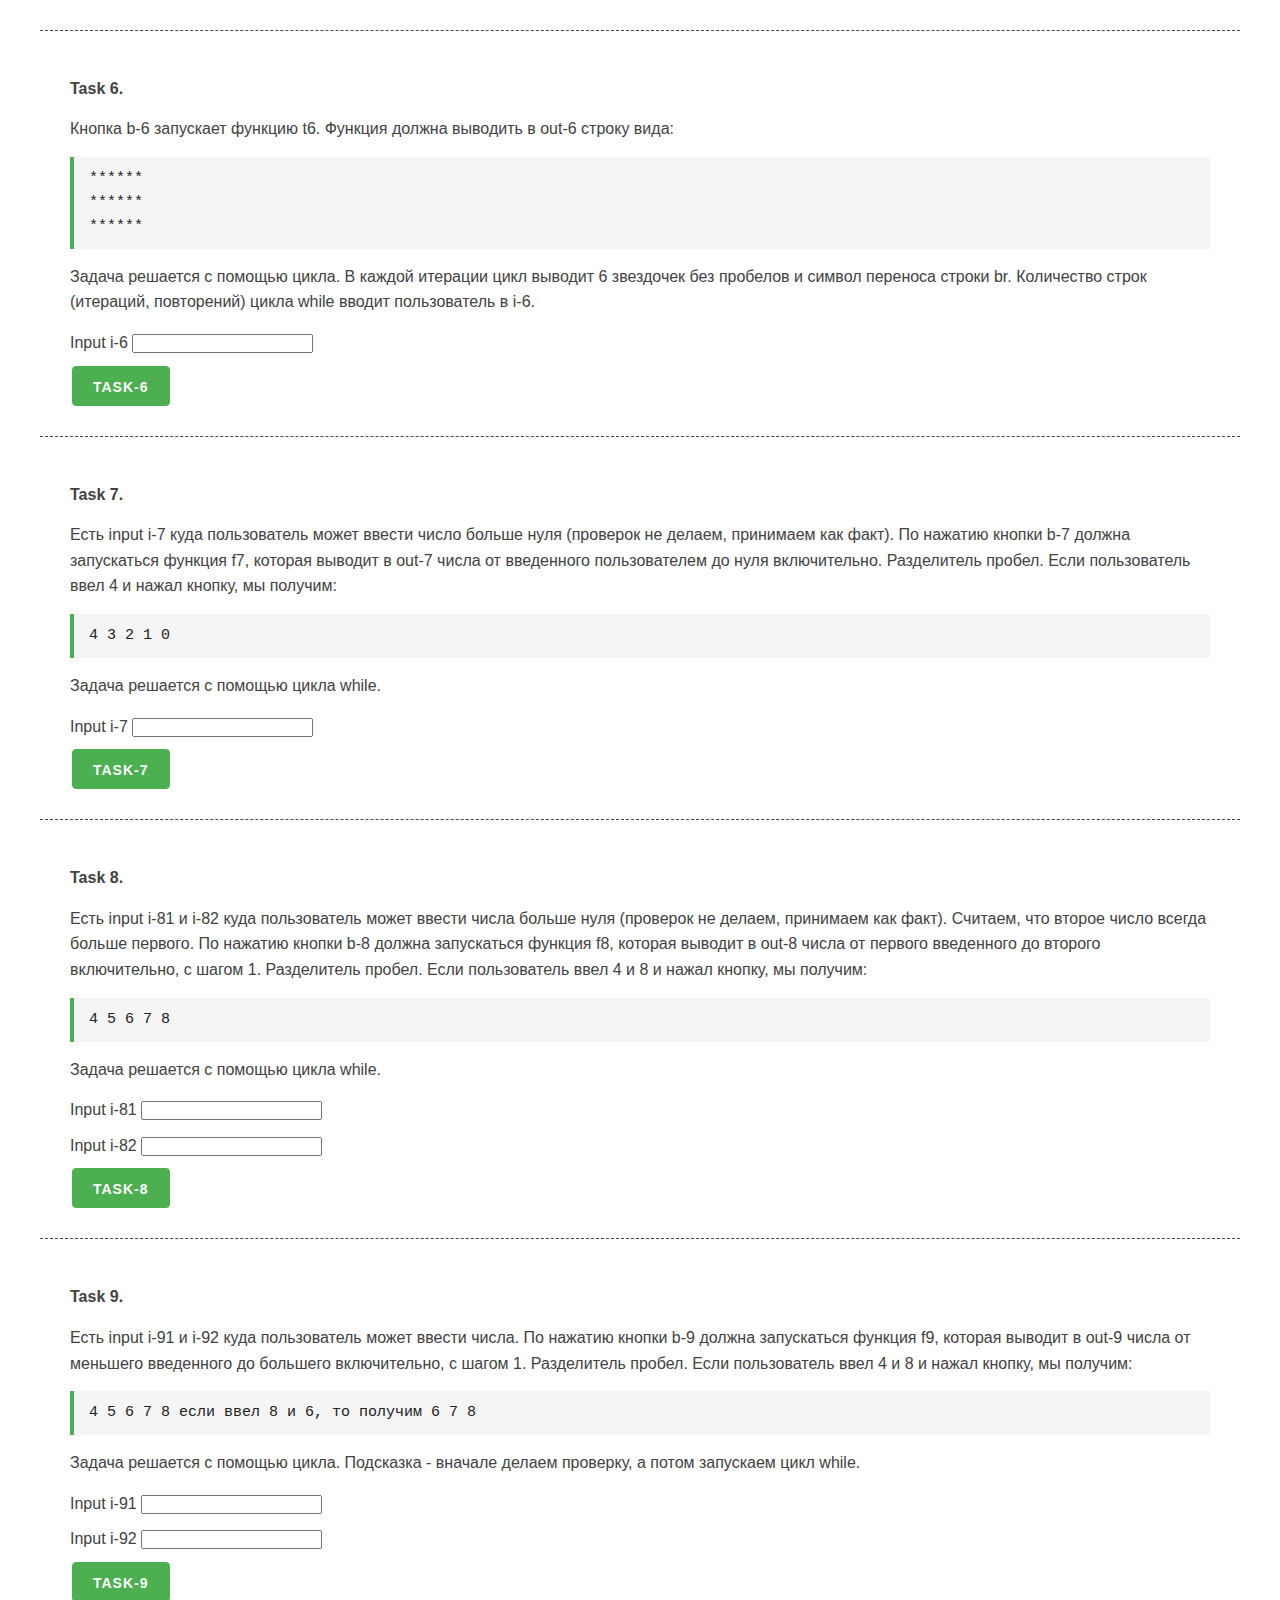
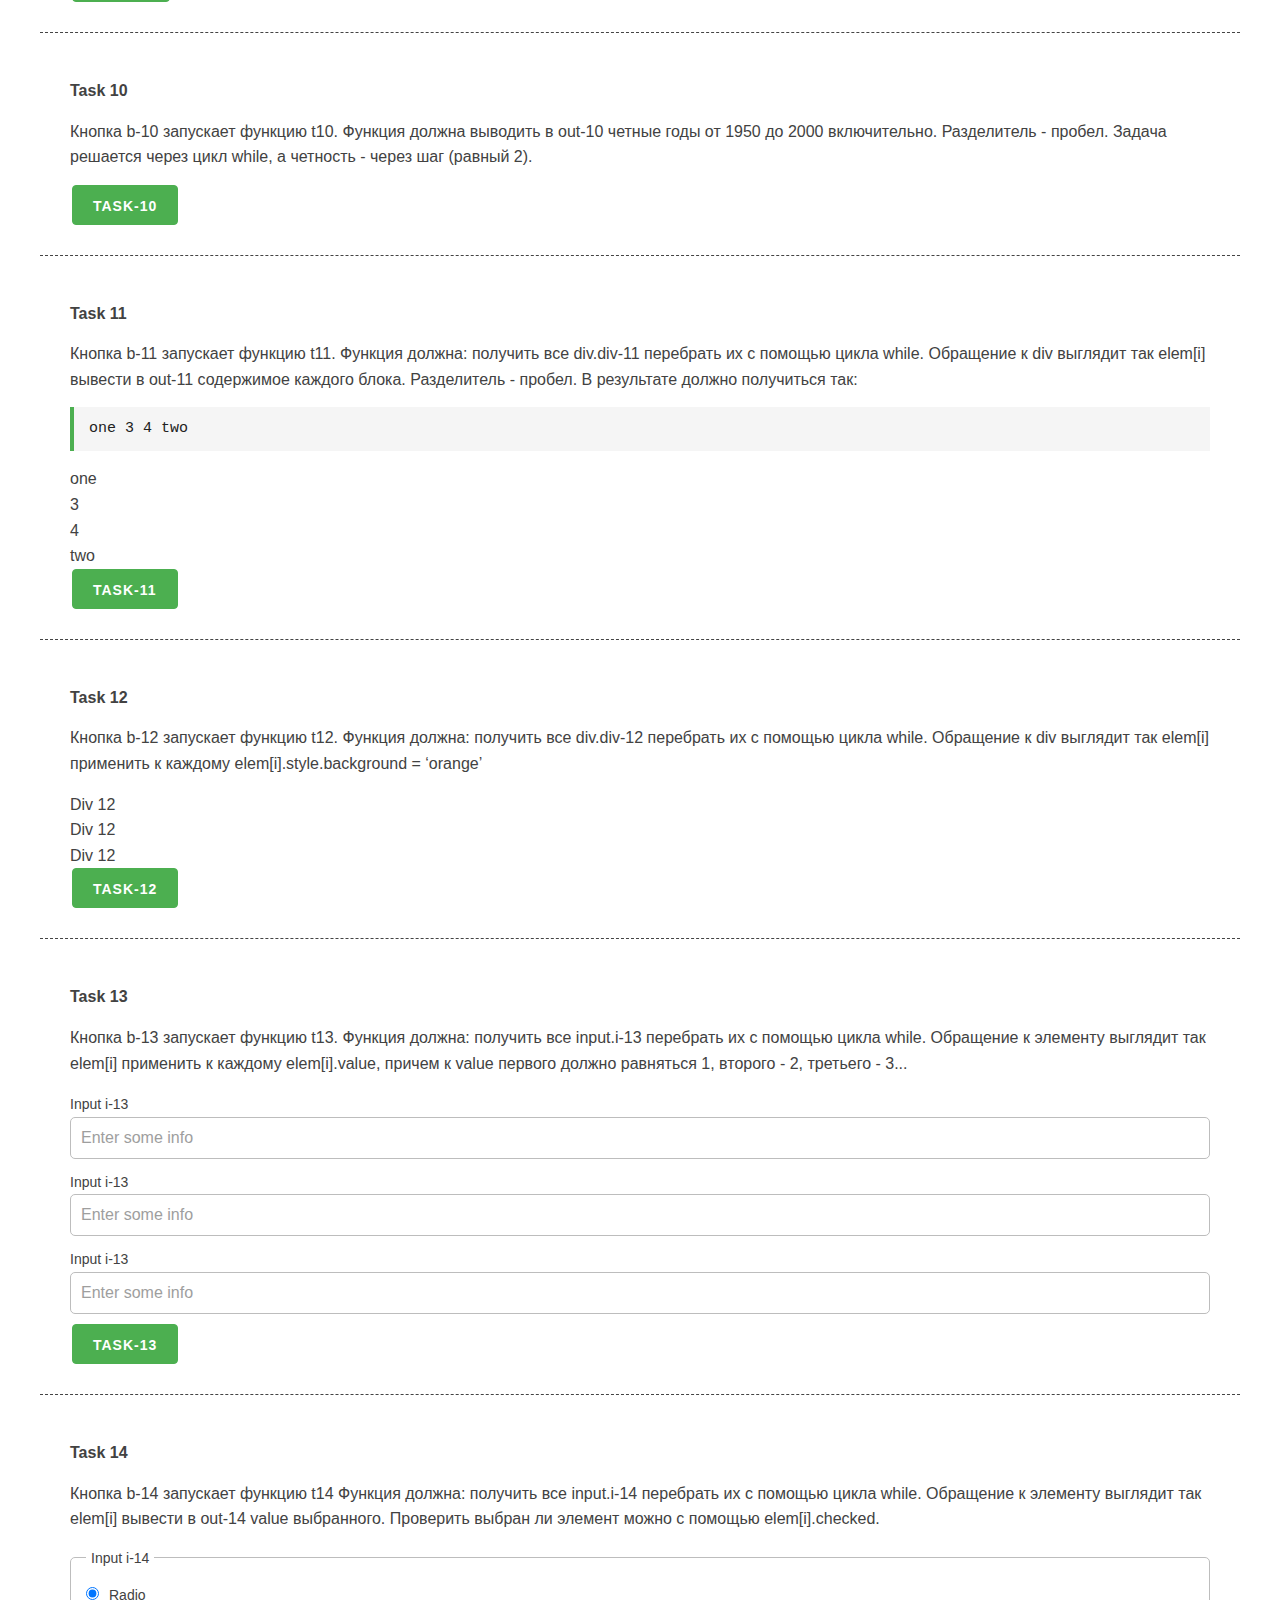
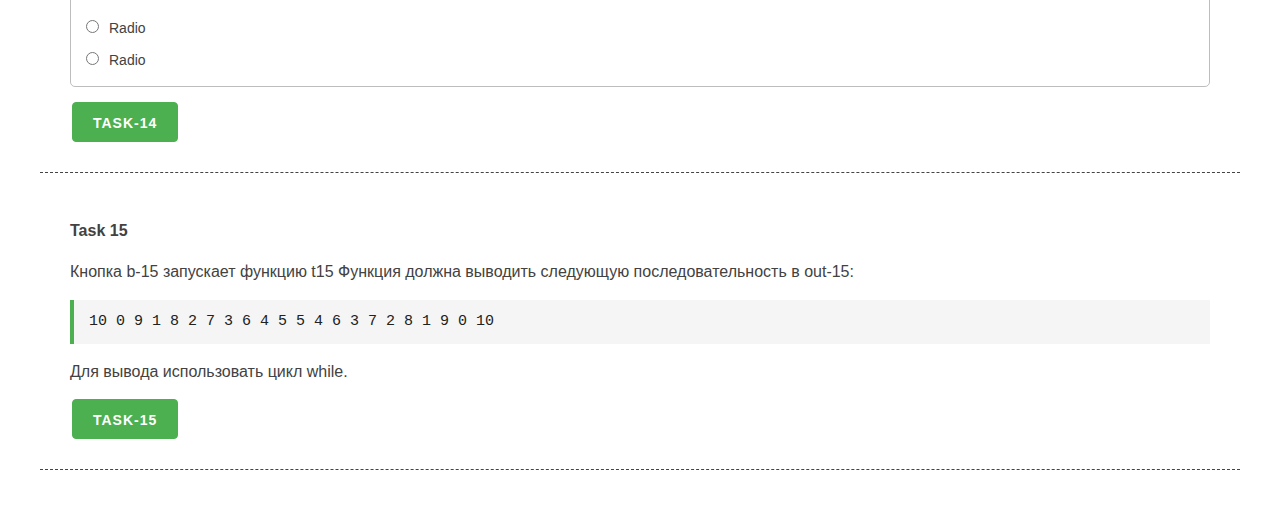
<file: unit_08/unit_08.html>
<!DOCTYPE html>
<html lang="en">

<head>
    <meta charset="UTF-8">
    <meta name="viewport" content="width=device-width, initial-scale=1.0">
    <meta http-equiv="X-UA-Compatible" content="ie=edge">
    <link rel="stylesheet" href="css/mustard-ui.min.css">
    <link rel="stylesheet" href="css/style.css">
    <title>Unit 08</title>
</head>

<body>
    <div class="container">
        <h1>Unit 08. Цикл While, Do While</h1>
        <h2><a href="https://itgid.info/course/javascript-2" target="_blank">JavaScript v.2.0 - курс Лущенко
                Александра</a></h2>
        <p>Все задания выполняются по правилам - вывод в элемент out-n, где n - номер task. Каждое задание находится
            внутри
            функции tN где n - номер task. Каждый вывод запускается по нажатию кнопки b-N, где n - номер task.</p>
        <section>
            <p><b>Task 1.</b></p>
            <p>Кнопка b-1 запускает функцию t1. Функция должна выводить в out-1 строку вида:</p>
            <p>1 2 3 4 5 6 7 8 9 ... 49 50</p>
            от 1 до 50 включительно. Разделитель - пробел. Задача решается с помощью цикла while.</p>

            <button class="button-primary b-1">Task-1</button>
            <div class="out-1"></div>
        </section>

        <section>
            <p><b>Task 2.</b></p>
            <p>Кнопка b-2 запускает функцию t2. Функция должна выводить в out-2 строку вида:</p>
            <p>2 4 6 ... 122</p>
            <p>от 2 до 122 c шагом 2. Разделитель - пробел. Задача решается с помощью цикла while.</p>
            <button class="button-primary b-2">Task-2</button>
            <div class="out-2"></div>
        </section>

        <section>
            <p><b>Task 3.</b></p>
            <p>Кнопка b-3 запускает функцию t3. Функция должна выводить в out-3 строку вида:</p>
            <p> 25 24 23 22 . . 7</p>
            <p> от 25 до 7 c шагом 1. Разделитель - пробел. Задача решается с помощью цикла while.</p>
            <button class="button-primary b-3">Task-3</button>
            <div class="out-3"></div>
        </section>

        <section>
            <p><b>Task 4.</b></p>
            <p>Кнопка b-4 запускает функцию t4. Функция должна выводить в out-4 строку вида: </p>
            <p> 77_74_71_68_65_62_ ... _38_35_ </p>
            <p> от 77 до 35 c шагом 3. Разделитель - знак подчеркивания. Задача решается с помощью цикла while.
            </p>
            <button class="button-primary b-4">Task-4</button>
            <div class="out-4"></div>
        </section>

        <section>
            <p><b>Task 5.</b></p>
            <p>Кнопка b-5 запускает функцию t5. Функция должна выводить в out-5 строку вида:</p>
            <p> 1_*2_**3_*4_** ... 17_*</p>
            <p> от 1 до 17 c шагом 1. Разделитель - знак подчеркивания и звездочка (если число нечетное, и две звездочки
                если четное). Задача решается с помощью цикла while.
            </p>
            <button class="button-primary b-5">Task-5</button>
            <div class="out-5"></div>
        </section>

        <section>
            <p><b>Task 6.</b></p>
            <p>Кнопка b-6 запускает функцию t6. Функция должна выводить в out-6 строку вида: </p>
            <pre>
                ******<br>
                ******<br>
                ******<br>
            </pre>
            <p> Задача решается с помощью цикла. В каждой итерации цикл выводит 6 звездочек без пробелов и символ
                переноса строки br. Количество строк (итераций, повторений) цикла while вводит пользователь в i-6.
            </p>
            <div class="form-control">Input i-6 <input type="number" class="i-6"></div>
            <button class="button-primary b-6">Task-6</button>
            <div class="out-6"></div>
        </section>

        <section>
            <p><b>Task 7.</b></p>
            <p>Есть input i-7 куда пользователь может ввести число больше нуля (проверок не делаем, принимаем как факт).
                По нажатию кнопки b-7 должна запускаться функция f7, которая выводит в out-7 числа от введенного
                пользователем до нуля включительно. Разделитель пробел. Если пользователь ввел 4 и нажал кнопку, мы
                получим:</p>
            <pre>
            4 3 2 1 0
            </pre>
            <p>Задача решается с помощью цикла while.</p>
            <div class="form-control">Input i-7 <input type="number" class="i-7"></div>
            <button class="button-primary b-7">Task-7</button>
            <div class="out-7"></div>
        </section>


        <section>
            <p><b>Task 8.</b></p>
            <p>Есть input i-81 и i-82 куда пользователь может ввести числа больше нуля (проверок не делаем, принимаем
                как факт). Считаем, что второе число всегда больше первого. По нажатию кнопки b-8 должна запускаться
                функция f8, которая выводит в out-8 числа от первого введенного до второго включительно, с шагом 1.
                Разделитель пробел. Если пользователь ввел 4 и 8 и нажал кнопку, мы получим:</p>
            <pre>
                4 5 6 7 8
            </pre>
            <p>Задача решается с помощью цикла while.</p>
            <div class="form-control">Input i-81 <input type="number" class="i-81"></div>
            <div class="form-control">Input i-82 <input type="number" class="i-82"></div>

            <button class="button-primary b-8">Task-8</button>
            <div class="out-8"></div>
        </section>

        <section>
            <p><b>Task 9.</b></p>
            <p>Есть input i-91 и i-92 куда пользователь может ввести числа. По нажатию кнопки b-9 должна запускаться
                функция f9, которая выводит в out-9 числа от меньшего введенного до большего включительно, с шагом 1.
                Разделитель пробел. Если пользователь ввел 4 и 8 и нажал кнопку, мы получим:</p>
            <pre>
                4 5 6 7 8
                если ввел 8 и 6, то получим
                6 7 8
            </pre>
            <p> Задача решается с помощью цикла. Подсказка - вначале делаем проверку, а потом запускаем цикл while.</p>
            <div class="form-control">Input i-91 <input type="number" class="i-91"></div>
            <div class="form-control">Input i-92 <input type="number" class="i-92"></div>
            <button class="button-primary b-9">Task-9</button>
            <div class="out-9"></div>
        </section>

        <section>
            <p><b>Task 10</b></p>
            <p>Кнопка b-10 запускает функцию t10. Функция должна выводить в out-10 четные годы от 1950 до 2000
                включительно. Разделитель - пробел. Задача решается через цикл while, а четность - через шаг (равный 2).
            </p>
            <button class="button-primary b-10">Task-10</button>
            <div class="out-10"></div>
        </section>

        <section>
            <p><b>Task 11</b></p>
            <p>Кнопка b-11 запускает функцию t11. Функция должна:
                получить все div.div-11
                перебрать их с помощью цикла while. Обращение к div выглядит так elem[i]
                вывести в out-11 содержимое каждого блока. Разделитель - пробел.
                В результате должно получиться так:</p>
            <pre>
                one 3 4 two
            </pre>
            <div class="div-11">one</div>
            <div class="div-11">3</div>
            <div class="div-11">4</div>
            <div class="div-11">two</div>
            <button class="button-primary b-11">Task-11</button>
            <div class="out-11"></div>
        </section>

        <section>
            <p><b>Task 12</b></p>
            <p>Кнопка b-12 запускает функцию t12. Функция должна:
                получить все div.div-12
                перебрать их с помощью цикла while. Обращение к div выглядит так elem[i]
                применить к каждому elem[i].style.background = ‘orange’</p>
            <div class="div-12">Div 12</div>
            <div class="div-12">Div 12</div>
            <div class="div-12">Div 12</div>
            <button class="button-primary b-12">Task-12</button>
            <div class="out-12"></div>
        </section>

        <section>
            <p><b>Task 13</b></p>
            <p>Кнопка b-13 запускает функцию t13. Функция должна:
                получить все input.i-13
                перебрать их с помощью цикла while. Обращение к элементу выглядит так elem[i]
                применить к каждому elem[i].value, причем к value первого должно равняться 1, второго - 2, третьего -
                3...
            </p>
            <div class="form-control">
                <label>Input i-13</label>
                <input type="text" placeholder="Enter some info" class="i-13">
            </div>
            <div class="form-control">
                <label>Input i-13</label>
                <input type="text" placeholder="Enter some info" class="i-13">
            </div>
            <div class="form-control">
                <label>Input i-13</label>
                <input type="text" placeholder="Enter some info" class="i-13">
            </div>
            <button class="button-primary b-13">Task-13</button>
            <div class="out-13"></div>
        </section>

        <section>
            <p><b>Task 14</b></p>
            <p>Кнопка b-14 запускает функцию t14 Функция должна:
                получить все input.i-14
                перебрать их с помощью цикла while. Обращение к элементу выглядит так elem[i]
                вывести в out-14 value выбранного. Проверить выбран ли элемент можно с помощью elem[i].checked.
            </p>
            <fieldset>
                <legend>Input i-14</legend>
                <div class="form-control">
                    <label><input type="radio" name="i-14" class="i-14" checked value="333">Radio</label>
                </div>
                <div class="form-control">
                    <label><input type="radio" name="i-14" class="i-14" value="444">Radio</label>
                </div>
                <div class="form-control">
                    <label><input type="radio" name="i-14" class="i-14" value="555">Radio</label>
                </div>
            </fieldset>
            <button class="button-primary b-14">Task-14</button>
            <div class="out-14"></div>
        </section>

        <section>
            <p><b>Task 15</b></p>
            <p>Кнопка b-15 запускает функцию t15 Функция должна выводить следующую последовательность в out-15:</p>
            <pre>
                10 0 9 1 8 2 7 3 6 4 5 5 4 6 3 7 2 8 1 9 0 10
               </pre>
            <p> Для вывода использовать цикл while.
            </p>

            <button class="button-primary b-15">Task-15</button>
            <div class="out-15"></div>
        </section>


    </div>

    <script src="unit_08.js"></script>
</body>

</html>
</file>
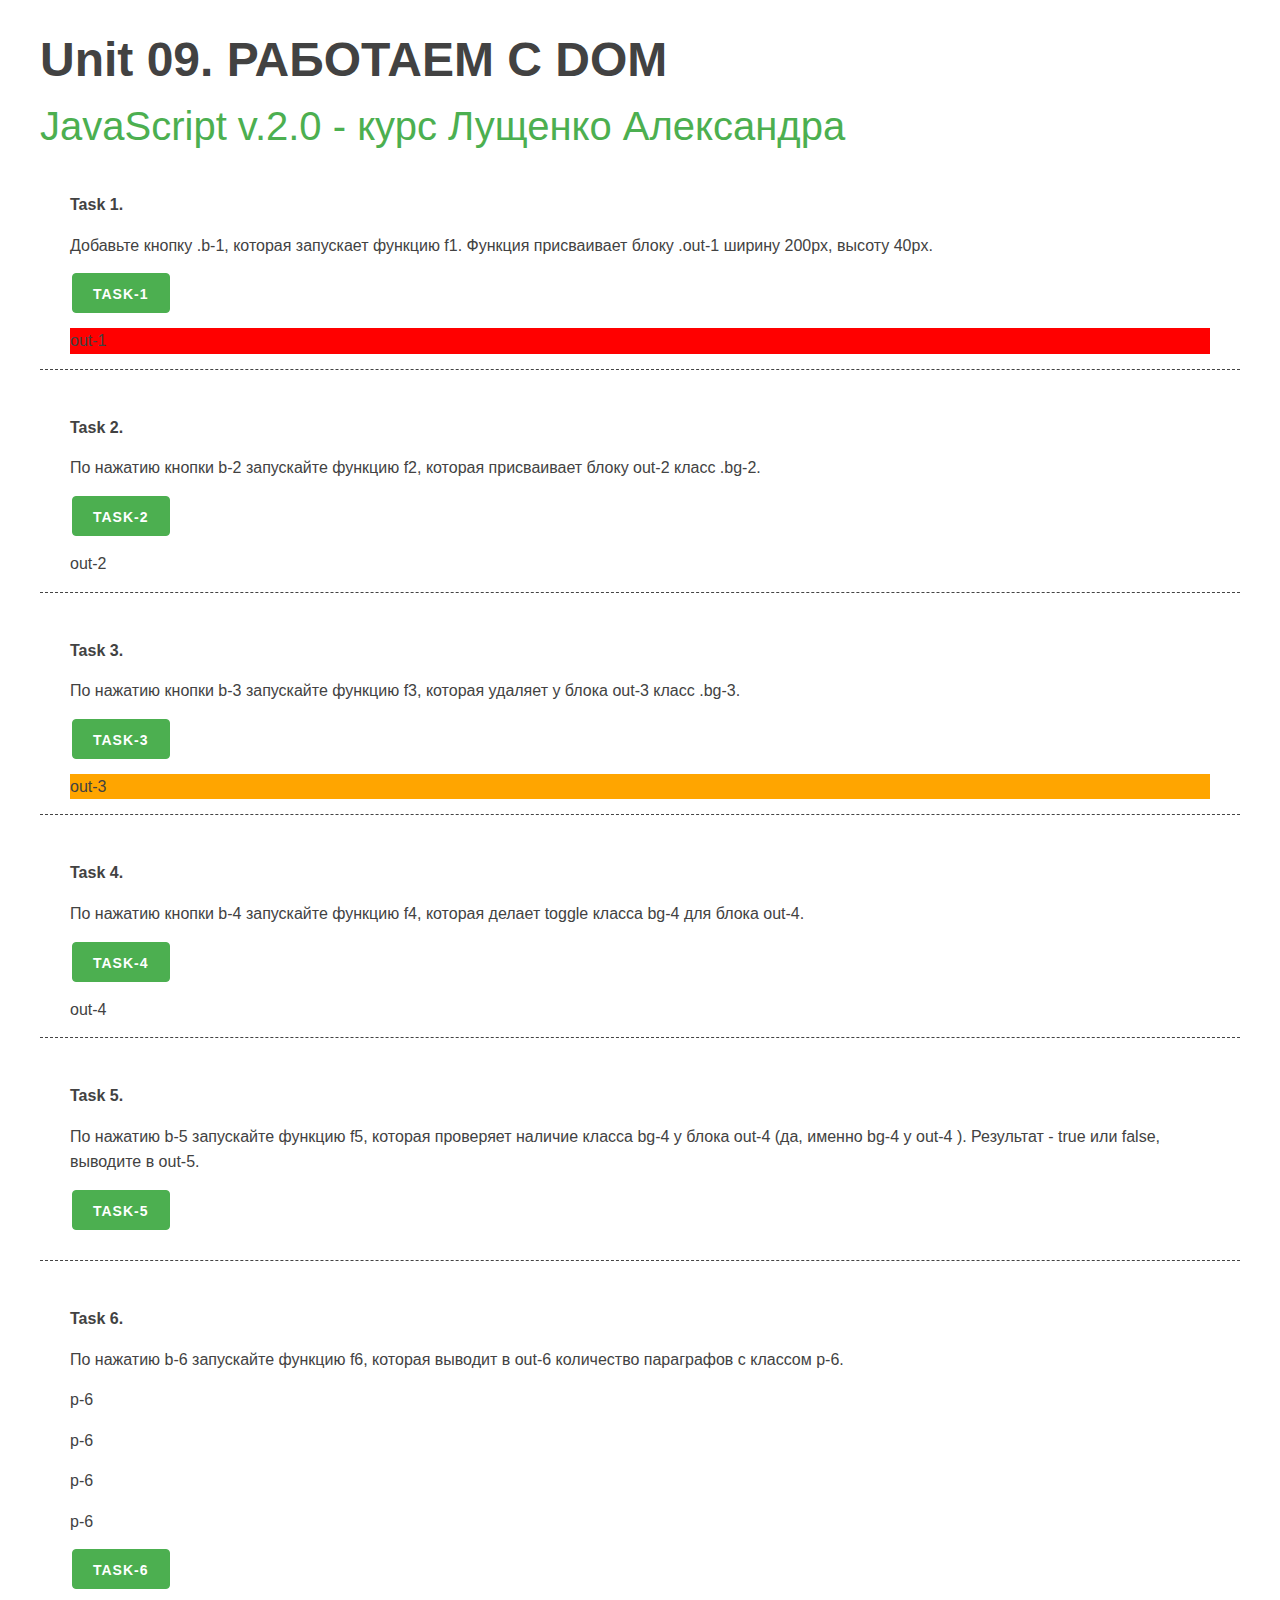
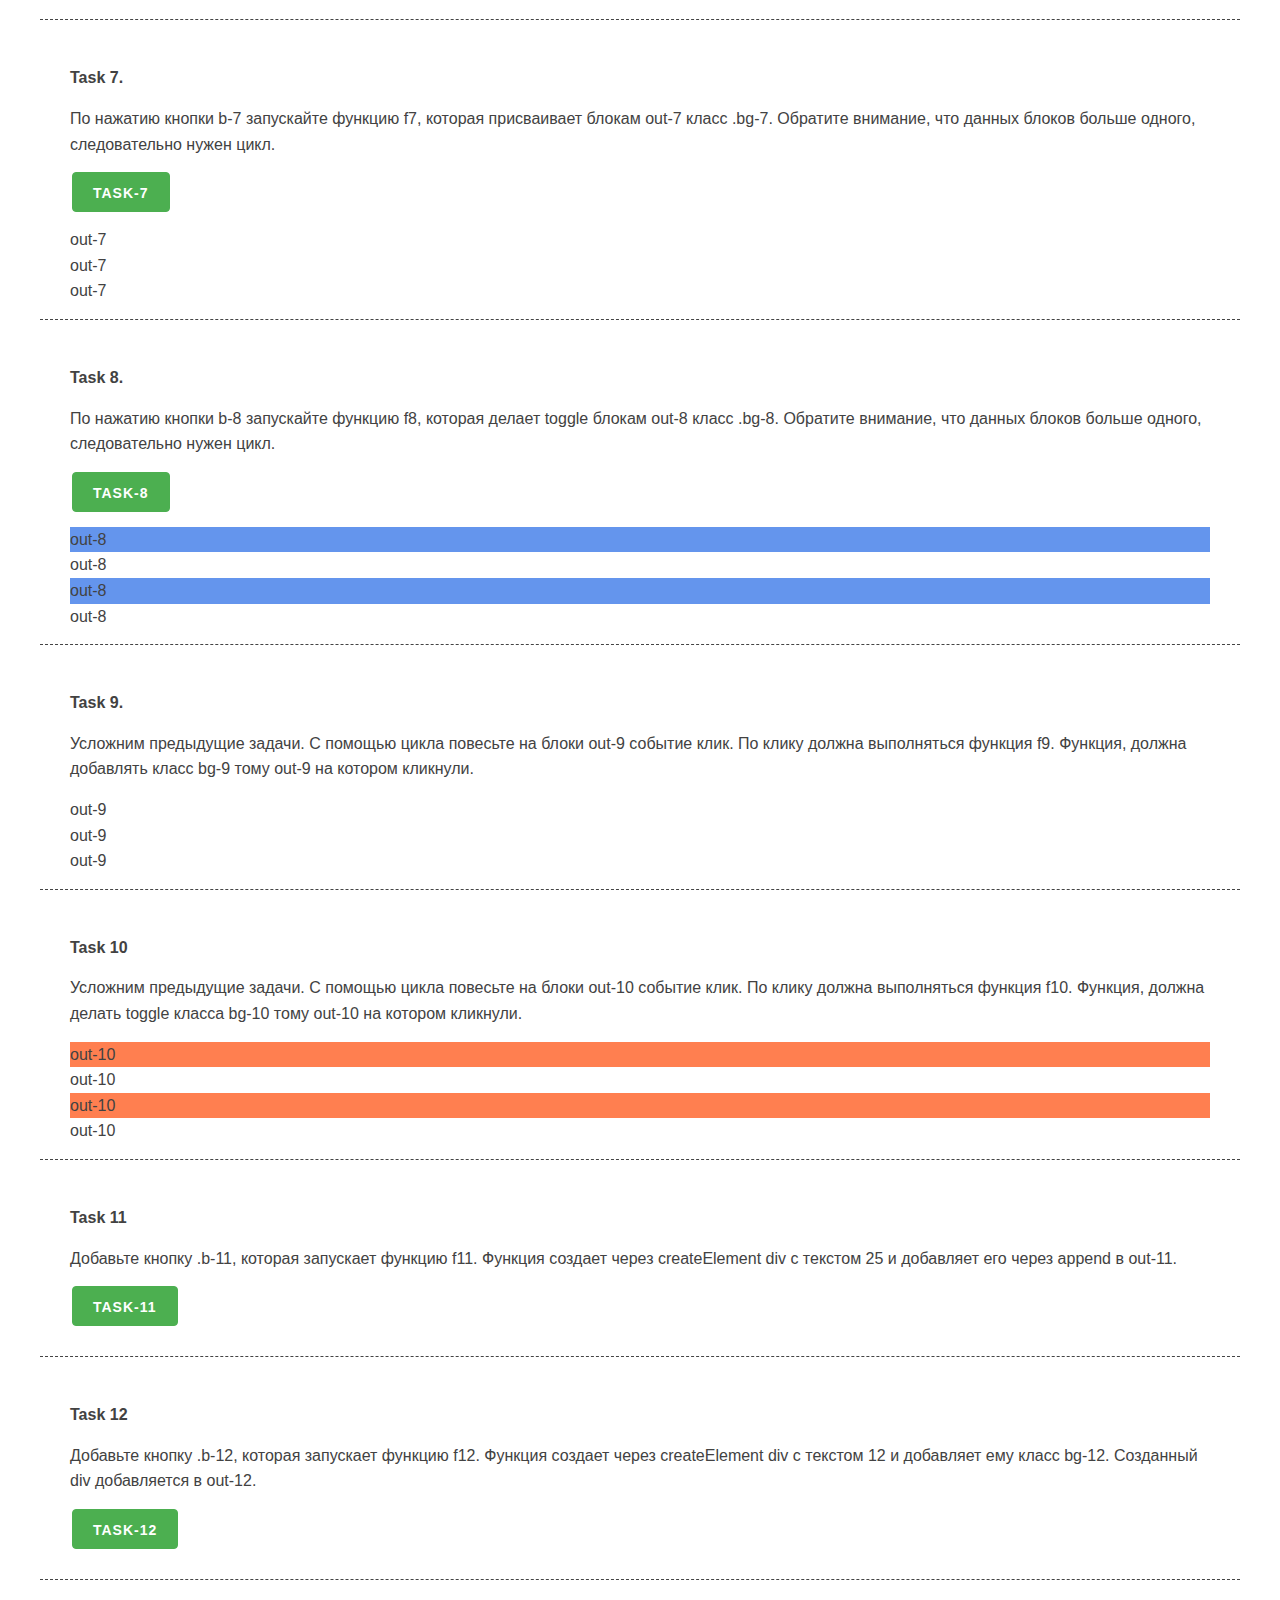
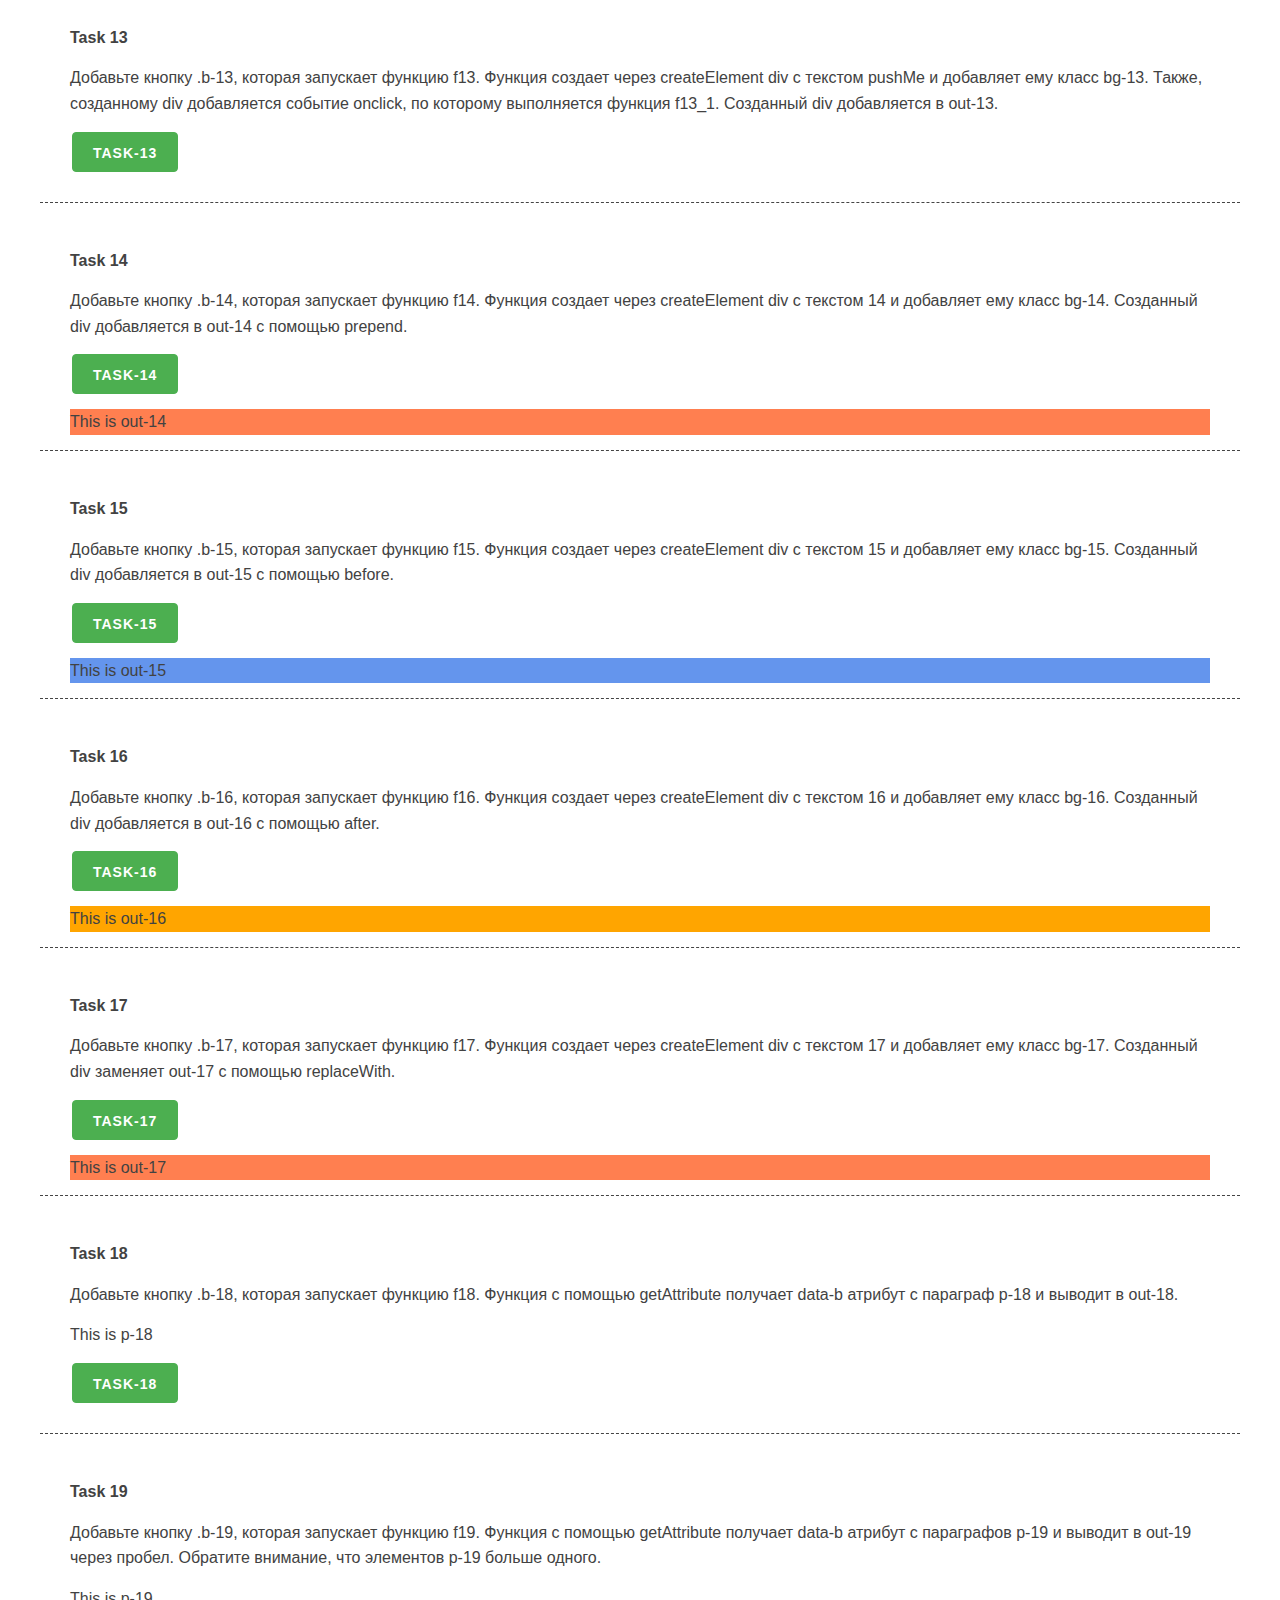
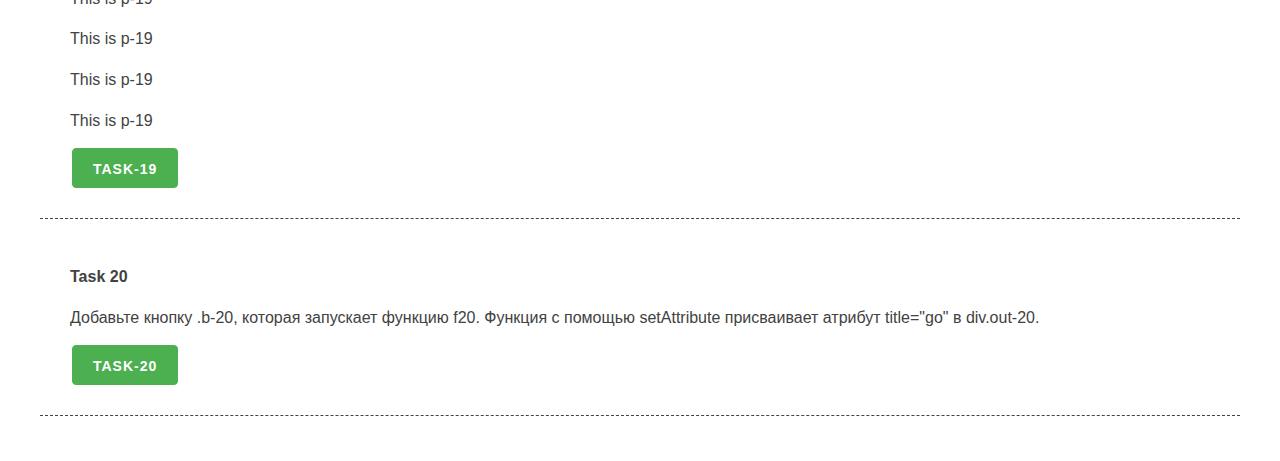
<file: unit_09/unit_09.html>
<!DOCTYPE html>
<html lang="en">

<head>
    <meta charset="UTF-8">
    <meta name="viewport" content="width=device-width, initial-scale=1.0">
    <meta http-equiv="X-UA-Compatible" content="ie=edge">
    <link rel="stylesheet" href="css/mustard-ui.min.css">
    <link rel="stylesheet" href="css/style.css">
    <title>Unit 09</title>
</head>

<body>
    <div class="container">
        <h1>Unit 09. РАБОТАЕМ С DOM</h1>
        <h2><a href="https://itgid.info/course/javascript-2" target="_blank">JavaScript v.2.0 - курс Лущенко
                Александра</a></h2>

        <section>
            <p><b>Task 1.</b></p>
            <p>Добавьте кнопку .b-1, которая запускает функцию f1. Функция присваивает блоку .out-1 ширину 200px, высоту
                40px.</p>

            <button class="button-primary b-1">Task-1</button>
            <div class="out-1 bg-red">out-1</div>
        </section>

        <section>
            <p><b>Task 2.</b></p>
            <p>По нажатию кнопки b-2 запускайте функцию f2, которая присваивает блоку out-2 класс .bg-2.</p>
            <button class="button-primary b-2">Task-2</button>
            <div class="out-2">out-2</div>
        </section>

        <section>
            <p><b>Task 3.</b></p>
            <p>По нажатию кнопки b-3 запускайте функцию f3, которая удаляет у блока out-3 класс .bg-3.</p>
            <button class="button-primary b-3">Task-3</button>
            <div class="out-3 bg-3">out-3</div>
        </section>

        <section>
            <p><b>Task 4.</b></p>
            <p>По нажатию кнопки b-4 запускайте функцию f4, которая делает toggle класса bg-4 для блока out-4.</p>
            <button class="button-primary b-4">Task-4</button>
            <div class="out-4">out-4</div>
        </section>

        <section>
            <p><b>Task 5.</b></p>
            <p>По нажатию b-5 запускайте функцию f5, которая проверяет наличие класса bg-4 у блока out-4 (да, именно
                bg-4 у out-4 ). Результат - true или false, выводите в out-5.</p>
            <button class="button-primary b-5">Task-5</button>
            <div class="out-5"></div>
        </section>

        <section>
            <p><b>Task 6.</b></p>
            <p>По нажатию b-6 запускайте функцию f6, которая выводит в out-6 количество параграфов с классом p-6.</p>
            <p class="p-6">p-6</p>
            <p class="p-6">p-6</p>
            <p class="p-6">p-6</p>
            <p class="p-6">p-6</p>
            <button class="button-primary b-6">Task-6</button>
            <div class="out-6"></div>
        </section>

        <section>
            <p><b>Task 7.</b></p>
            <p>По нажатию кнопки b-7 запускайте функцию f7, которая присваивает блокам out-7 класс .bg-7. Обратите
                внимание, что данных блоков больше одного, следовательно нужен цикл.</p>

            <button class="button-primary b-7">Task-7</button>
            <div class="out-7">out-7</div>
            <div class="out-7">out-7</div>
            <div class="out-7">out-7</div>
        </section>


        <section>
            <p><b>Task 8.</b></p>
            <p>По нажатию кнопки b-8 запускайте функцию f8, которая делает toggle блокам out-8 класс .bg-8. Обратите
                внимание, что данных блоков больше одного, следовательно нужен цикл.</p>


            <button class="button-primary b-8">Task-8</button>
            <div class="out-8 bg-8">out-8</div>
            <div class="out-8">out-8</div>
            <div class="out-8 bg-8">out-8</div>
            <div class="out-8">out-8</div>
        </section>

        <section>
            <p><b>Task 9.</b></p>
            <p>Усложним предыдущие задачи. С помощью цикла повесьте на блоки out-9 событие клик. По клику должна
                выполняться функция f9. Функция, должна добавлять класс bg-9 тому out-9 на котором кликнули.</p>
            <div class="out-9">out-9</div>
            <div class="out-9">out-9</div>
            <div class="out-9">out-9</div>

        </section>

        <section>
            <p><b>Task 10</b></p>
            <p>Усложним предыдущие задачи. С помощью цикла повесьте на блоки out-10 событие клик. По клику должна
                выполняться функция f10. Функция, должна делать toggle класса bg-10 тому out-10 на котором кликнули.</p>
            <div class="out-10 bg-10">out-10</div>
            <div class="out-10">out-10</div>
            <div class="out-10 bg-10">out-10</div>
            <div class="out-10">out-10</div>
        </section>

        <section>
            <p><b>Task 11</b></p>
            <p>Добавьте кнопку .b-11, которая запускает функцию f11. Функция создает через createElement div c текстом
                25 и добавляет его через append в out-11.</p>

            <button class="button-primary b-11">Task-11</button>
            <div class="out-11"></div>
        </section>

        <section>
            <p><b>Task 12</b></p>
            <p>Добавьте кнопку .b-12, которая запускает функцию f12. Функция создает через createElement div c текстом
                12 и добавляет ему класс bg-12. Созданный div добавляется в out-12.</p>

            <button class="button-primary b-12">Task-12</button>
            <div class="out-12"></div>
        </section>

        <section>
            <p><b>Task 13</b></p>
            <p>Добавьте кнопку .b-13, которая запускает функцию f13. Функция создает через createElement div c текстом
                pushMe и добавляет ему класс bg-13. Также, созданному div добавляется событие onclick, по которому
                выполняется функция f13_1. Созданный div добавляется в out-13.
            </p>

            <button class="button-primary b-13">Task-13</button>
            <div class="out-13"></div>
            <div class="out-13-1"></div>

        </section>

        <section>
            <p><b>Task 14</b></p>
            <p>Добавьте кнопку .b-14, которая запускает функцию f14. Функция создает через createElement div c текстом
                14 и добавляет ему класс bg-14. Созданный div добавляется в out-14 с помощью prepend.
            </p>

            <button class="button-primary b-14">Task-14</button>
            <div class="out-14 bg-13">
                This is out-14
            </div>
        </section>

        <section>
            <p><b>Task 15</b></p>
            <p>Добавьте кнопку .b-15, которая запускает функцию f15. Функция создает через createElement div c текстом
                15 и добавляет ему класс bg-15. Созданный div добавляется в out-15 с помощью before.
            </p>

            <button class="button-primary b-15">Task-15</button>
            <div class="out-15 bg-9">
                This is out-15
            </div>
        </section>

        <section>
            <p><b>Task 16</b></p>
            <p>Добавьте кнопку .b-16, которая запускает функцию f16. Функция создает через createElement div c текстом
                16 и добавляет ему класс bg-16. Созданный div добавляется в out-16 с помощью after.
            </p>

            <button class="button-primary b-16">Task-16</button>
            <div class="out-16 bg-4">
                This is out-16
            </div>
        </section>


        <section>
            <p><b>Task 17</b></p>
            <p>Добавьте кнопку .b-17, которая запускает функцию f17. Функция создает через createElement div c текстом
                17 и добавляет ему класс bg-17. Созданный div заменяет out-17 с помощью replaceWith.
            </p>

            <button class="button-primary b-17">Task-17</button>
            <div class="out-17 bg-13">
                This is out-17
            </div>
        </section>

        <section>
            <p><b>Task 18</b></p>
            <p>Добавьте кнопку .b-18, которая запускает функцию f18. Функция с помощью getAttribute получает data-b
                атрибут с параграф p-18 и выводит в out-18.</p>
            <p class="p-18" data-b="hello">This is p-18</p>
            <button class="button-primary b-18">Task-18</button>
            <div class="out-18"></div>
        </section>

        <section>
            <p><b>Task 19</b></p>
            <p>Добавьте кнопку .b-19, которая запускает функцию f19. Функция с помощью getAttribute получает data-b
                атрибут с параграфов p-19 и выводит в out-19 через пробел. Обратите внимание, что элементов p-19 больше
                одного.</p>

            <p class="p-19" data-b="3">This is p-19</p>
            <p class="p-19" data-b="14">This is p-19</p>
            <p class="p-19" data-b="15">This is p-19</p>
            <p class="p-19" data-b="92">This is p-19</p>

            <button class="button-primary b-19">Task-19</button>
            <div class="out-19"></div>
        </section>

        <section>
            <p><b>Task 20</b></p>
            <p>Добавьте кнопку .b-20, которая запускает функцию f20. Функция с помощью setAttribute присваивает атрибут
                title="go" в div.out-20.</p>
            <button class="button-primary b-20">Task-20</button>
            <div class="out-20"></div>
        </section>

    </div>

    <script src="unit_09.js"></script>
</body>

</html>
</file>
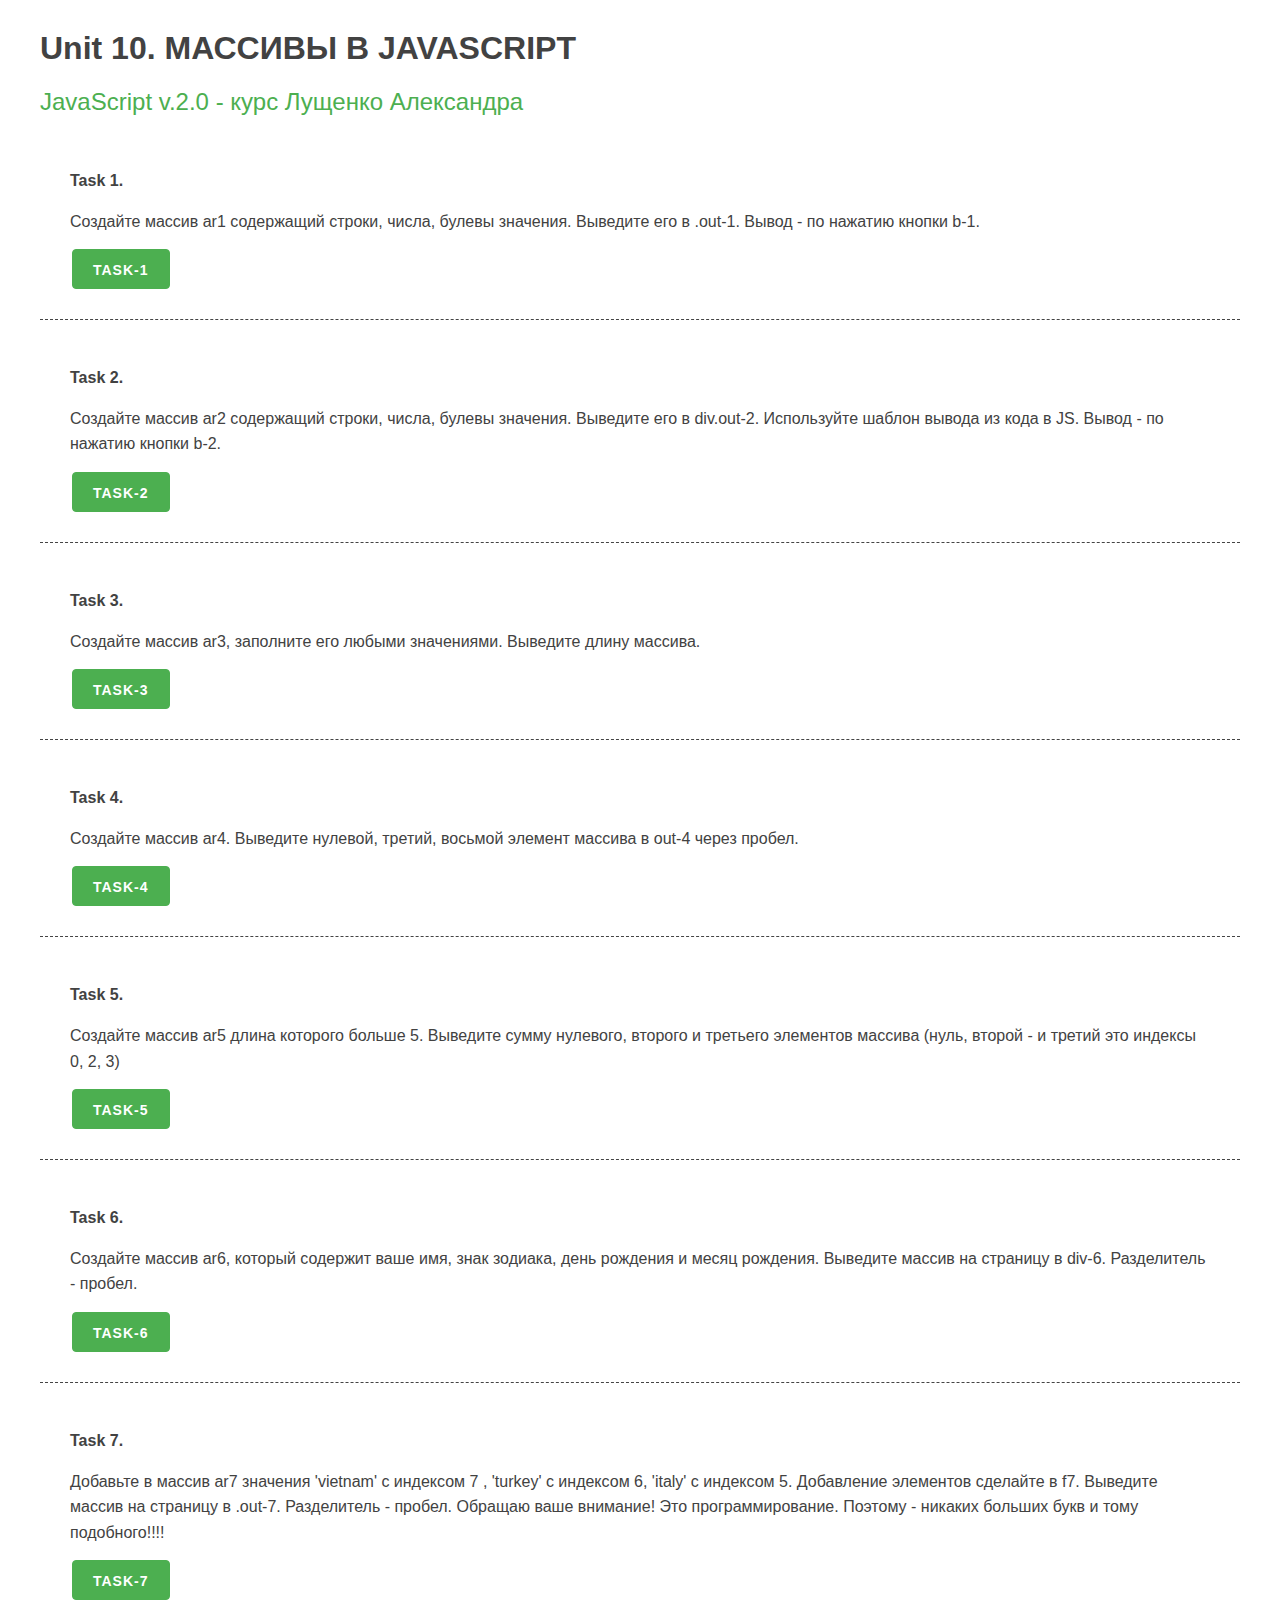
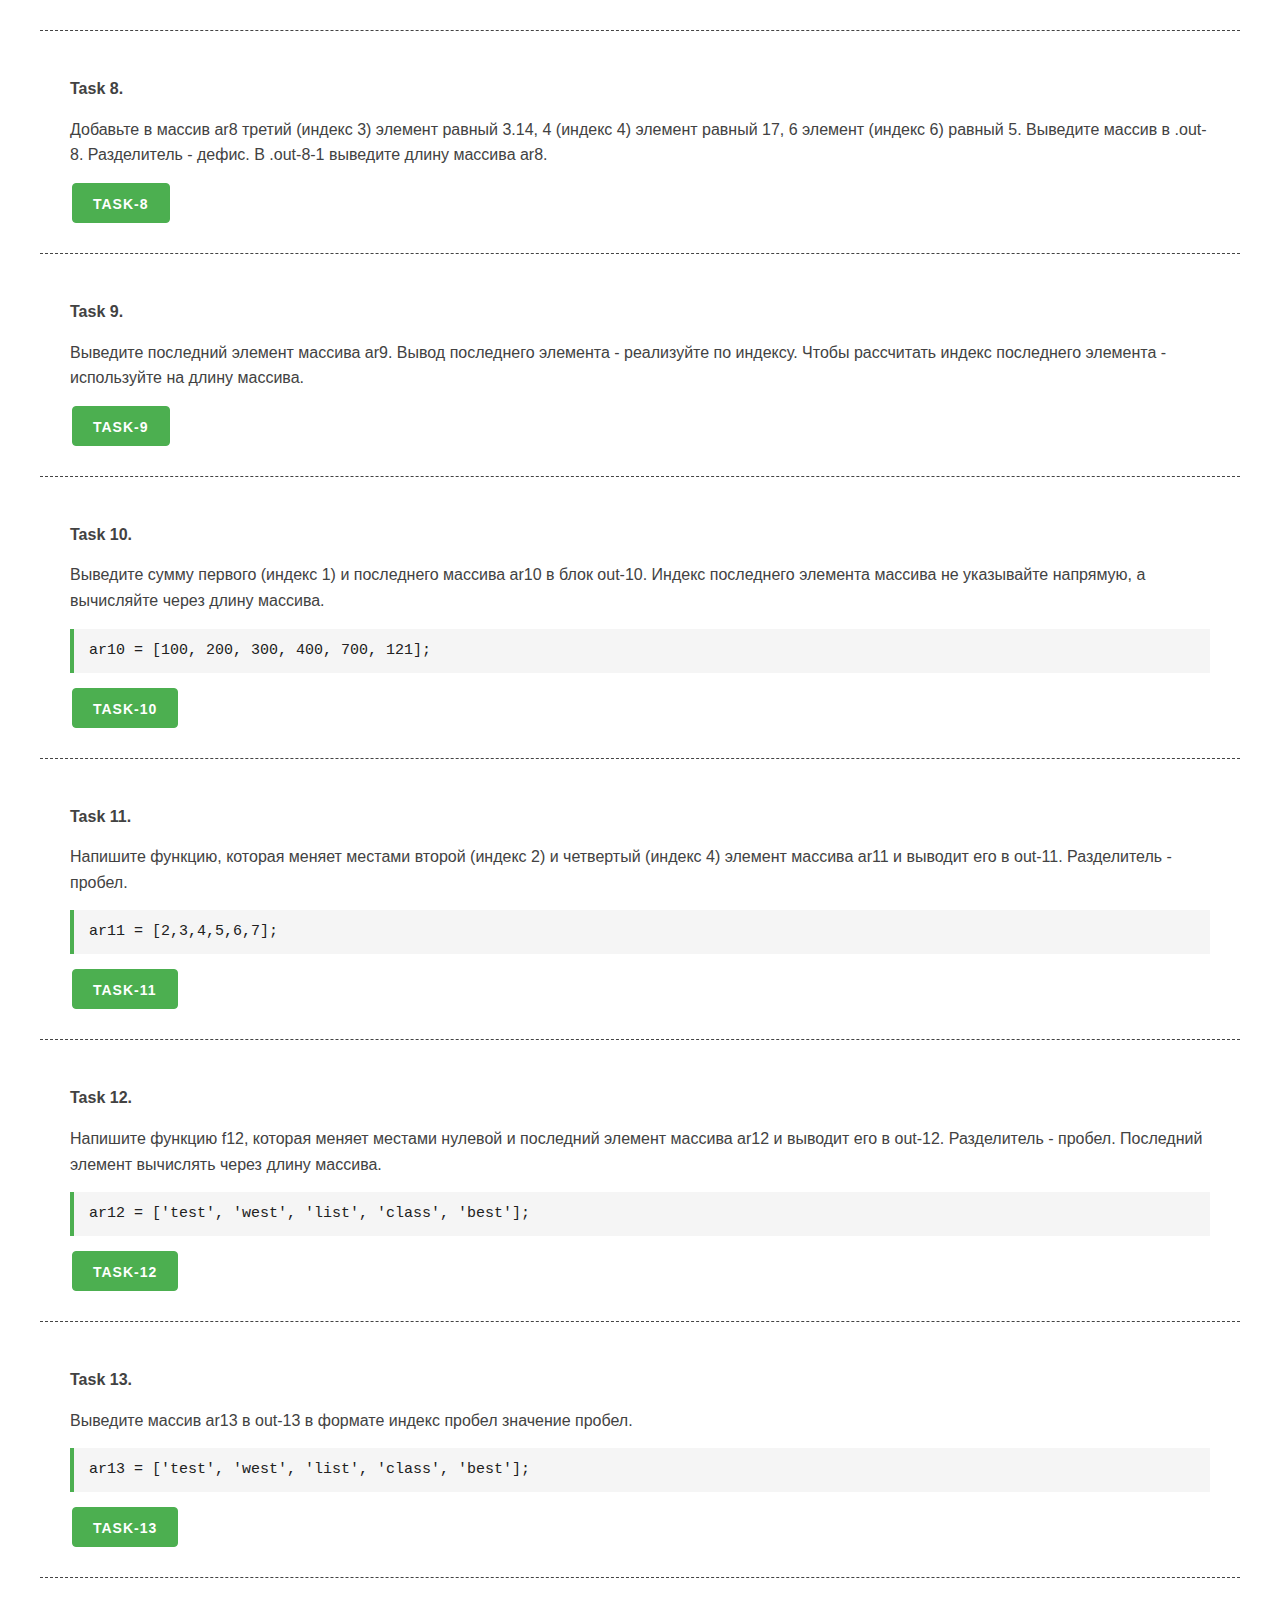
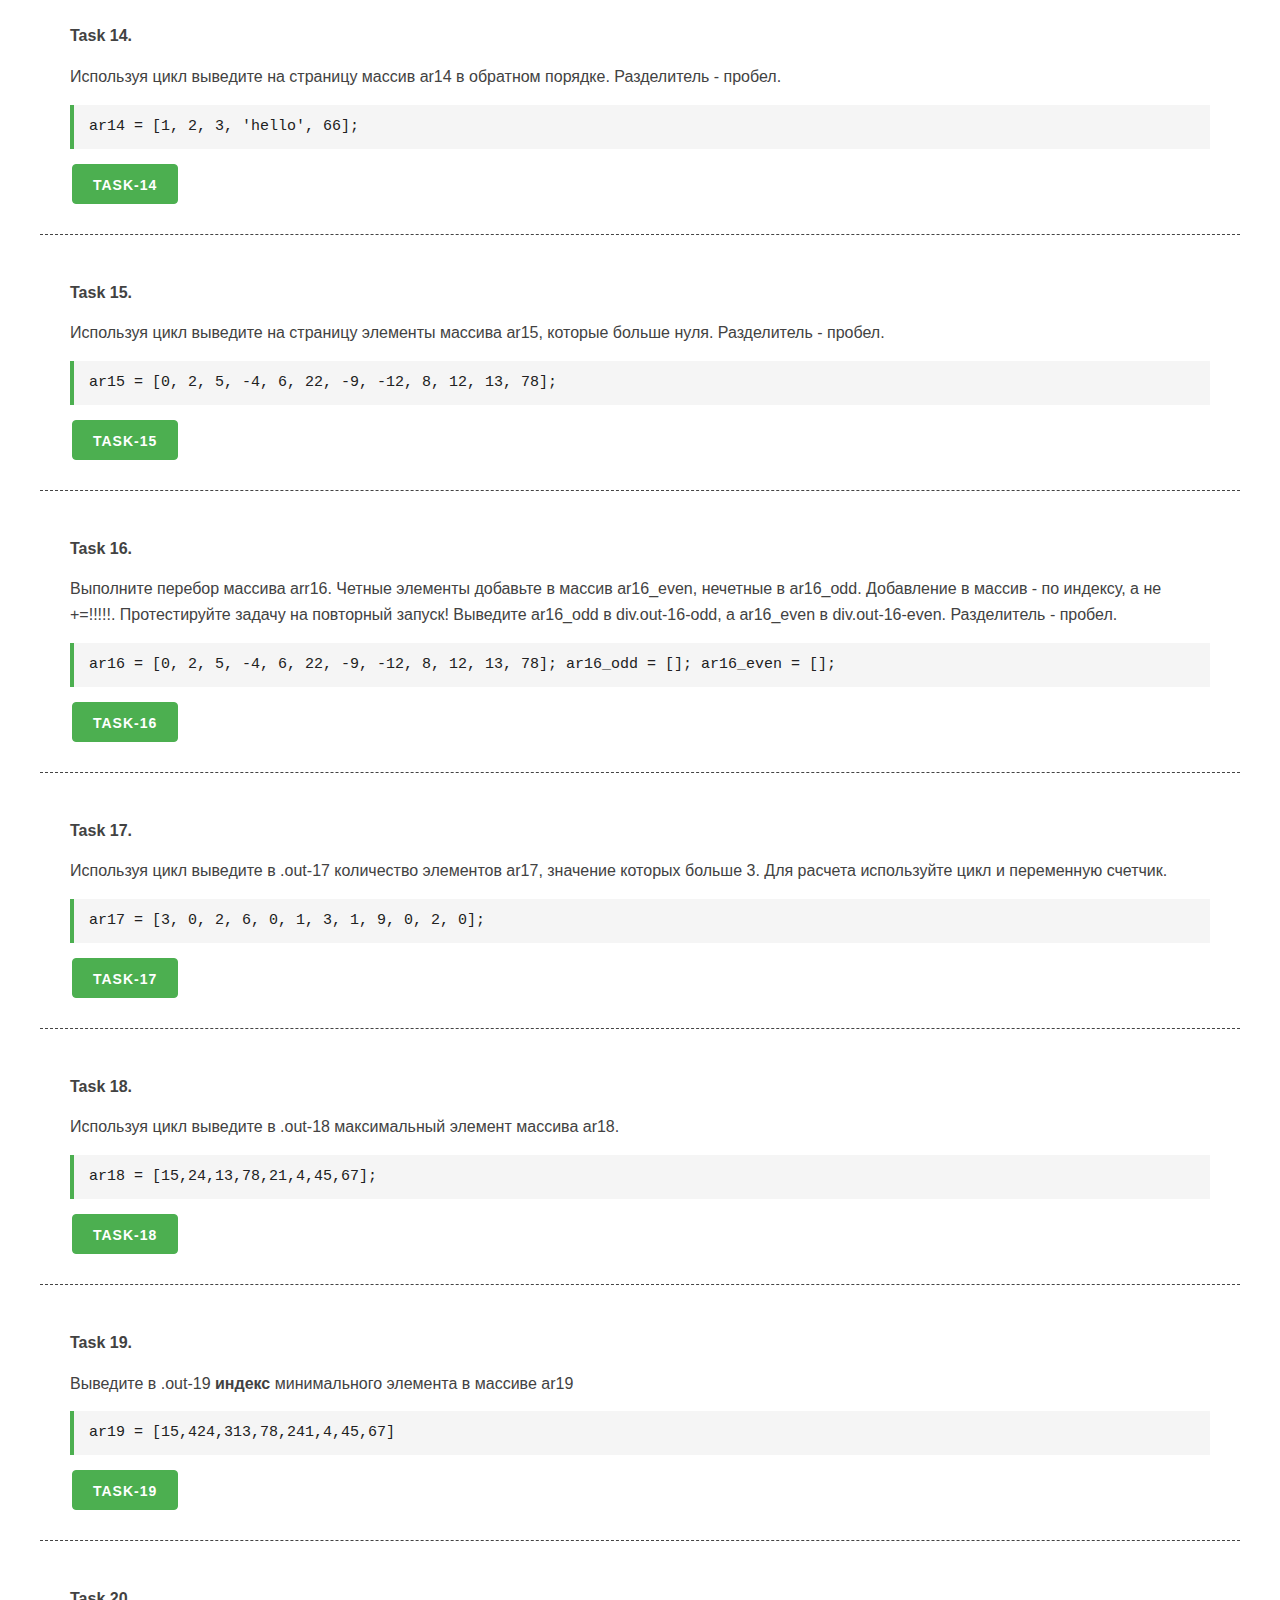
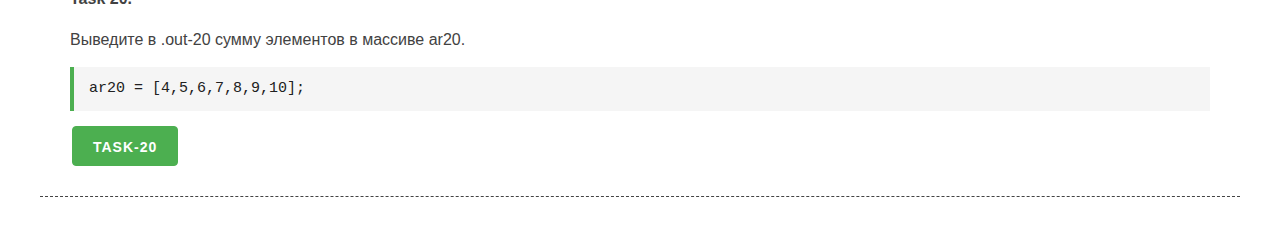
<file: unit_10/unit_10.html>
<!DOCTYPE html>
<html lang="en">

<head>
    <meta charset="UTF-8">
    <meta name="viewport" content="width=device-width, initial-scale=1.0">
    <meta http-equiv="X-UA-Compatible" content="ie=edge">
    <link rel="stylesheet" href="css/mustard-ui.min.css">
    <link rel="stylesheet" href="css/style.css">
    <title>Unit 10</title>
</head>

<body>
    <div class="container">
        <h1>Unit 10. МАССИВЫ В JAVASCRIPT</h1>
        <h2><a href="https://itgid.info/course/javascript-2" target="_blank">JavaScript v.2.0 - курс Лущенко
                Александра</a></h2>

        <section>
            <p><b>Task 1.</b></p>
            <p>Создайте массив ar1 содержащий строки, числа, булевы значения. Выведите его в .out-1. Вывод - по нажатию
                кнопки b-1.</p>
            <button class="button-primary b-1">Task-1</button>
            <div class="out-1"></div>
        </section>

        <section>
            <p><b>Task 2.</b></p>
            <p>Создайте массив ar2 содержащий строки, числа, булевы значения. Выведите его в div.out-2. Используйте
                шаблон вывода из кода в JS. Вывод - по нажатию кнопки b-2.</p>
            <button class="button-primary b-2">Task-2</button>
            <div class="out-2"></div>
        </section>

        <section>
            <p><b>Task 3.</b></p>
            <p>Создайте массив ar3, заполните его любыми значениями. Выведите длину массива.</p>
            <button class="button-primary b-3">Task-3</button>
            <div class="out-3"></div>
        </section>

        <section>
            <p><b>Task 4.</b></p>
            <p>Создайте массив ar4. Выведите нулевой, третий, восьмой элемент массива в out-4 через пробел.</p>
            <button class="button-primary b-4">Task-4</button>
            <div class="out-4"></div>
        </section>

        <section>
            <p><b>Task 5.</b></p>
            <p>Создайте массив ar5 длина которого больше 5. Выведите сумму нулевого, второго и третьего элементов
                массива (нуль, второй - и третий это индексы 0, 2, 3)</p>
            <button class="button-primary b-5">Task-5</button>
            <div class="out-5"></div>
        </section>

        <section>
            <p><b>Task 6.</b></p>
            <p>Создайте массив ar6, который содержит ваше имя, знак зодиака, день рождения и месяц рождения. Выведите
                массив на страницу в div-6. Разделитель - пробел.</p>
            <button class="button-primary b-6">Task-6</button>
            <div class="out-6"></div>
        </section>

        <section>
            <p><b>Task 7.</b></p>
            <p>Добавьте в массив ar7 значения 'vietnam' с индексом 7 , 'turkey' с индексом 6, 'italy' с индексом 5.
                Добавление элементов сделайте в f7. Выведите массив на страницу в .out-7. Разделитель - пробел. Обращаю
                ваше внимание! Это программирование. Поэтому - никаких больших букв и тому подобного!!!!</p>
            <button class="button-primary b-7">Task-7</button>
            <div class="out-7"></div>
        </section>

        <section>
            <p><b>Task 8.</b></p>
            <p>Добавьте в массив ar8 третий (индекс 3) элемент равный 3.14, 4 (индекс 4) элемент равный 17, 6 элемент
                (индекс 6) равный 5. Выведите массив в .out-8. Разделитель - дефис. В .out-8-1 выведите длину массива
                ar8.</p>
            <button class="button-primary b-8">Task-8</button>
            <div class="out-8"></div>
            <div class="out-8-1"></div>
        </section>

        <section>
            <p><b>Task 9.</b></p>
            <p>Выведите последний элемент массива ar9. Вывод последнего элемента - реализуйте по индексу. Чтобы
                рассчитать индекс последнего элемента - используйте на длину массива. </p>
            <button class="button-primary b-9">Task-9</button>
            <div class="out-9"></div>
        </section>

        <section>
            <p><b>Task 10.</b></p>
            <p> Выведите сумму первого (индекс 1) и последнего массива ar10 в блок out-10. Индекс последнего элемента
                массива не указывайте напрямую, а вычисляйте через длину массива.</p>
            <pre>ar10 = [100, 200, 300, 400, 700, 121];</pre>
            <button class="button-primary b-10">Task-10</button>
            <div class="out-10"></div>
        </section>

        <section>
            <p><b>Task 11.</b></p>
            <p>Напишите функцию, которая меняет местами второй (индекс 2) и четвертый (индекс 4) элемент массива ar11 и
                выводит его в out-11. Разделитель - пробел.</p>
            <pre>ar11 = [2,3,4,5,6,7];</pre>
            <button class="button-primary b-11">Task-11</button>
            <div class="out-11"></div>
        </section>

        <section>
            <p><b>Task 12.</b></p>
            <p>Напишите функцию f12, которая меняет местами нулевой и последний элемент массива ar12 и выводит его в
                out-12. Разделитель - пробел. Последний элемент вычислять через длину массива.</p>
            <pre>ar12 = ['test', 'west', 'list', 'class', 'best'];</pre>
            <button class="button-primary b-12">Task-12</button>
            <div class="out-12"></div>
        </section>

        <section>
            <p><b>Task 13.</b></p>
            <p>Выведите массив ar13 в out-13 в формате индекс пробел значение пробел.</p>
            <pre>ar13 = ['test', 'west', 'list', 'class', 'best'];</pre>
            <button class="button-primary b-13">Task-13</button>
            <div class="out-13"></div>
        </section>

        <section>
            <p><b>Task 14.</b></p>
            <p>Используя цикл выведите на страницу массив ar14 в обратном порядке. Разделитель - пробел.</p>
            <pre>ar14 = [1, 2, 3, 'hello', 66];</pre>
            <button class="button-primary b-14">Task-14</button>
            <div class="out-14"></div>
        </section>

        <section>
            <p><b>Task 15.</b></p>
            <p>Используя цикл выведите на страницу элементы массива ar15, которые больше нуля. Разделитель - пробел.</p>
            <pre>ar15 = [0, 2, 5, -4, 6, 22, -9, -12, 8, 12, 13, 78];</pre>
            <button class="button-primary b-15">Task-15</button>
            <div class="out-15"></div>
        </section>

        <section>
            <p><b>Task 16.</b></p>
            <p>Выполните перебор массива arr16. Четные элементы добавьте в массив ar16_even, нечетные в ar16_odd.
                Добавление в массив - по индексу, а не +=!!!!!. Протестируйте задачу на повторный запуск! Выведите
                ar16_odd в div.out-16-odd, а ar16_even в div.out-16-even. Разделитель - пробел.</p>
            <pre>
ar16 = [0, 2, 5, -4, 6, 22, -9, -12, 8, 12, 13, 78];
ar16_odd = [];
ar16_even = [];
        </pre>
            <button class="button-primary b-16">Task-16</button>
            <div class="out-16-even"></div>
            <div class="out-16-odd"></div>
        </section>

        <section>
            <p><b>Task 17.</b></p>
            <p>Используя цикл выведите в .out-17 количество элементов ar17, значение которых больше 3. Для расчета
                используйте цикл и переменную счетчик.</p>
            <pre>ar17 =  [3, 0, 2, 6, 0, 1, 3, 1, 9, 0, 2, 0];</pre>
            <button class="button-primary b-17">Task-17</button>
            <div class="out-17"></div>
        </section>

        <section>
            <p><b>Task 18.</b></p>
            <p>Используя цикл выведите в .out-18 максимальный элемент массива ar18.</p>
            <pre>ar18 =  [15,24,13,78,21,4,45,67];</pre>
            <button class="button-primary b-18">Task-18</button>
            <div class="out-18"></div>
        </section>

        <section>
            <p><b>Task 19.</b></p>
            <p>Выведите в .out-19 <b>индекс</b> минимального элемента в массиве ar19</p>
            <pre>ar19 =  [15,424,313,78,241,4,45,67]</pre>
            <button class="button-primary b-19">Task-19</button>
            <div class="out-19"></div>
        </section>

        <section>
            <p><b>Task 20.</b></p>
            <p>Выведите в .out-20 сумму элементов в массиве ar20.</p>
            <pre> ar20 =  [4,5,6,7,8,9,10];</pre>
            <button class="button-primary b-20">Task-20</button>
            <div class="out-20"></div>
        </section>



    </div>

    <script src="unit_10.js"></script>
</body>

</html>
</file>
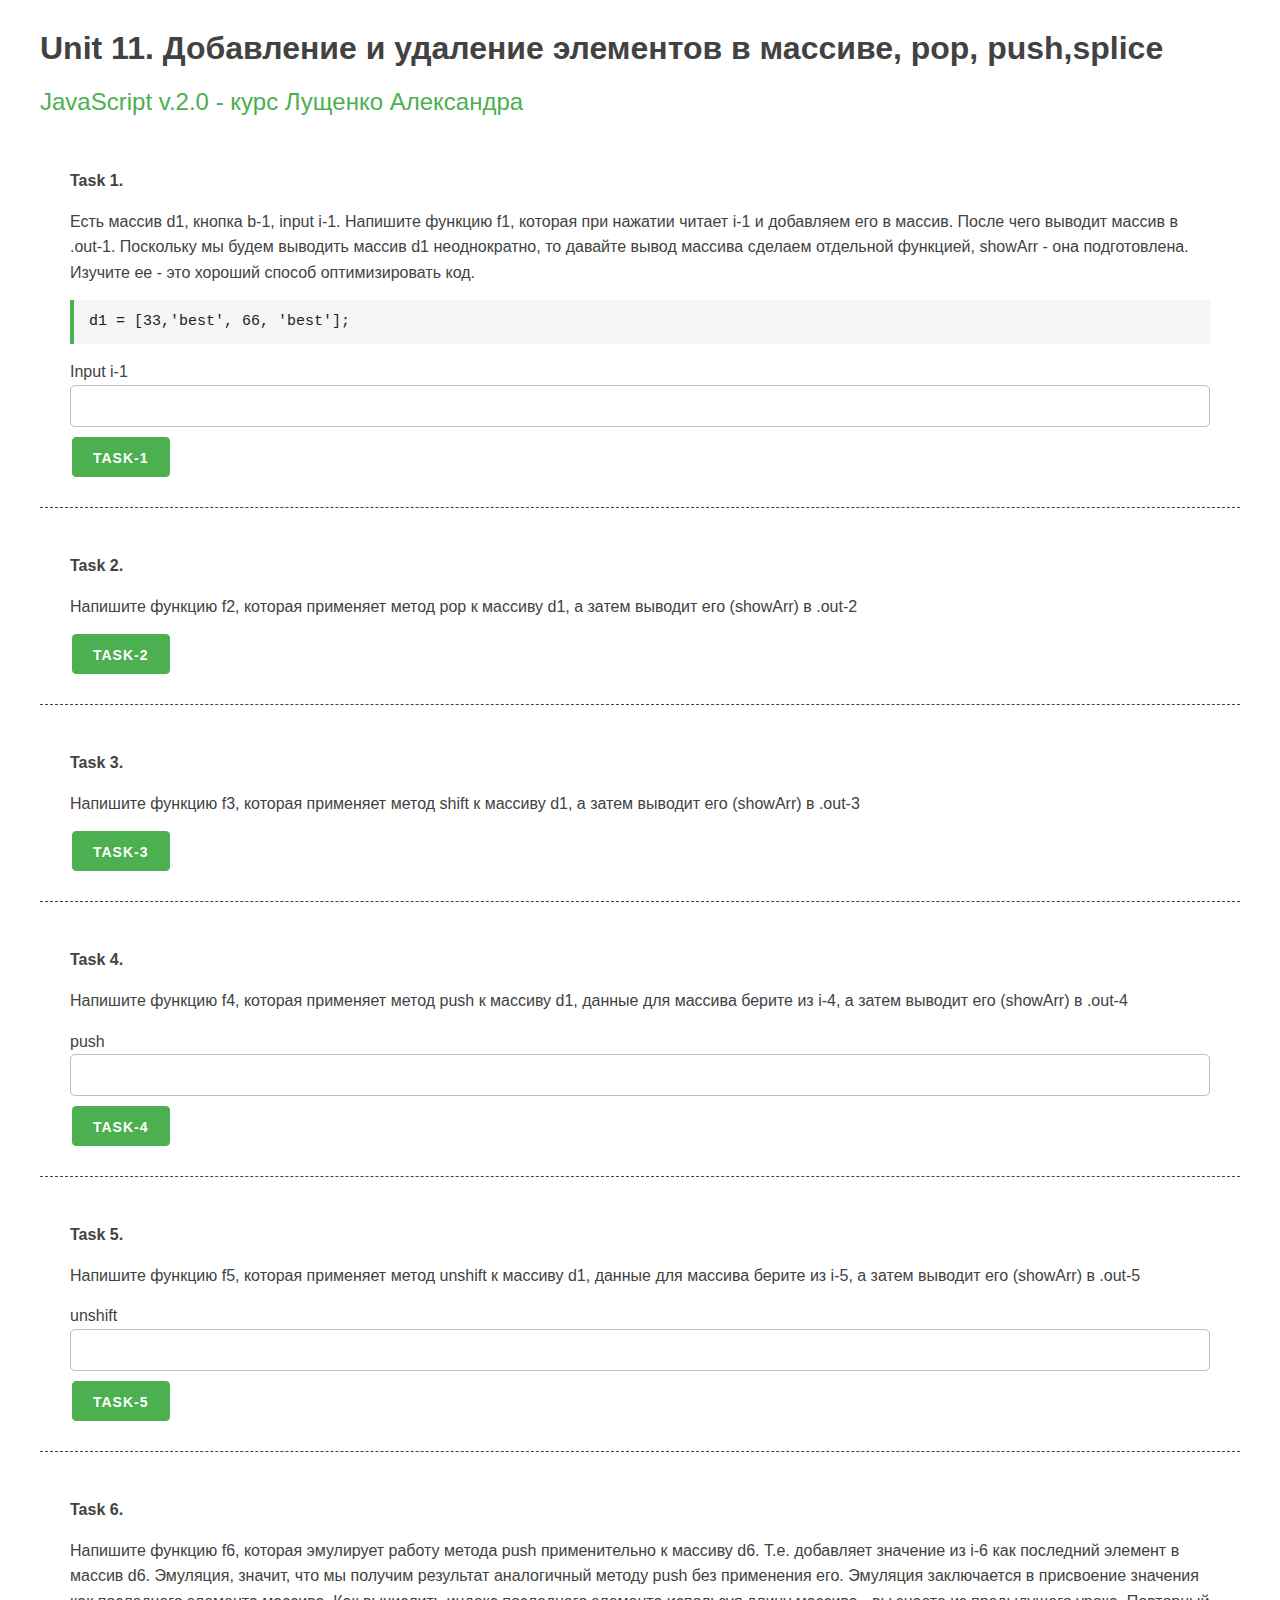
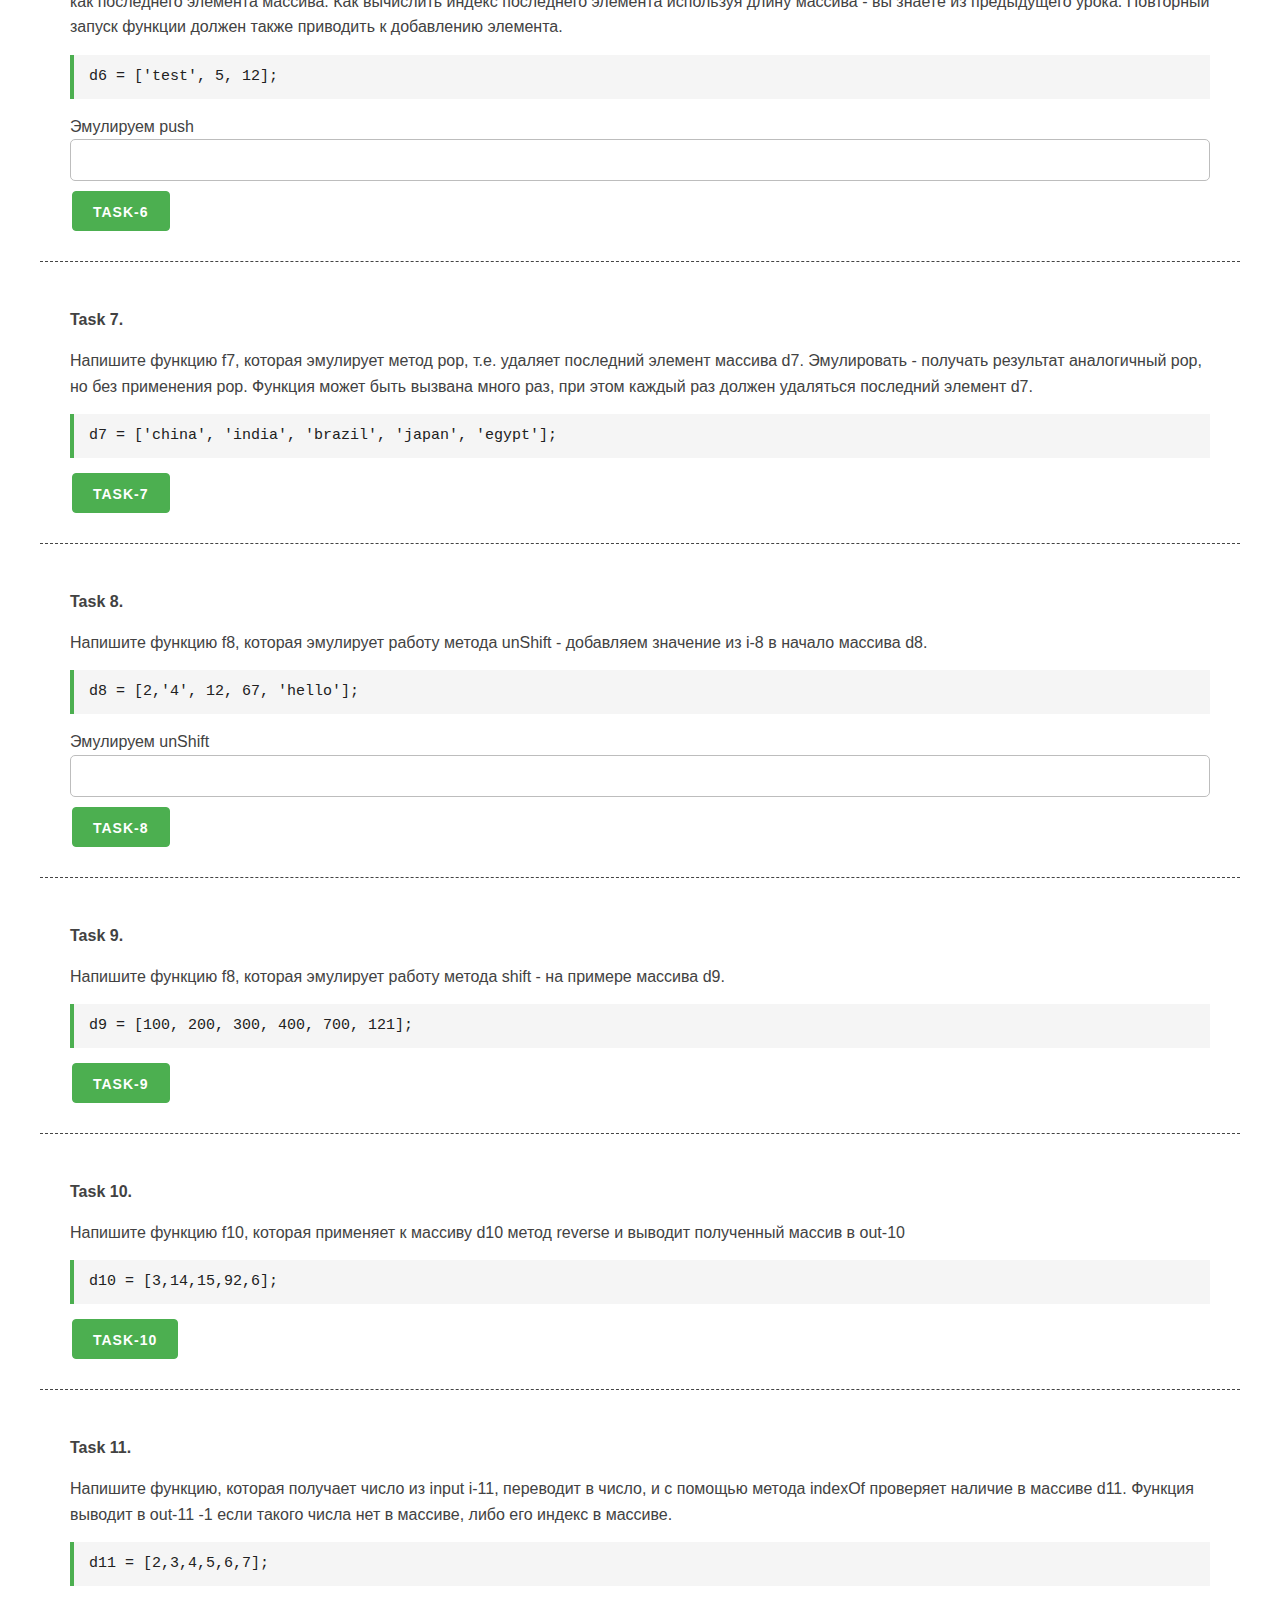
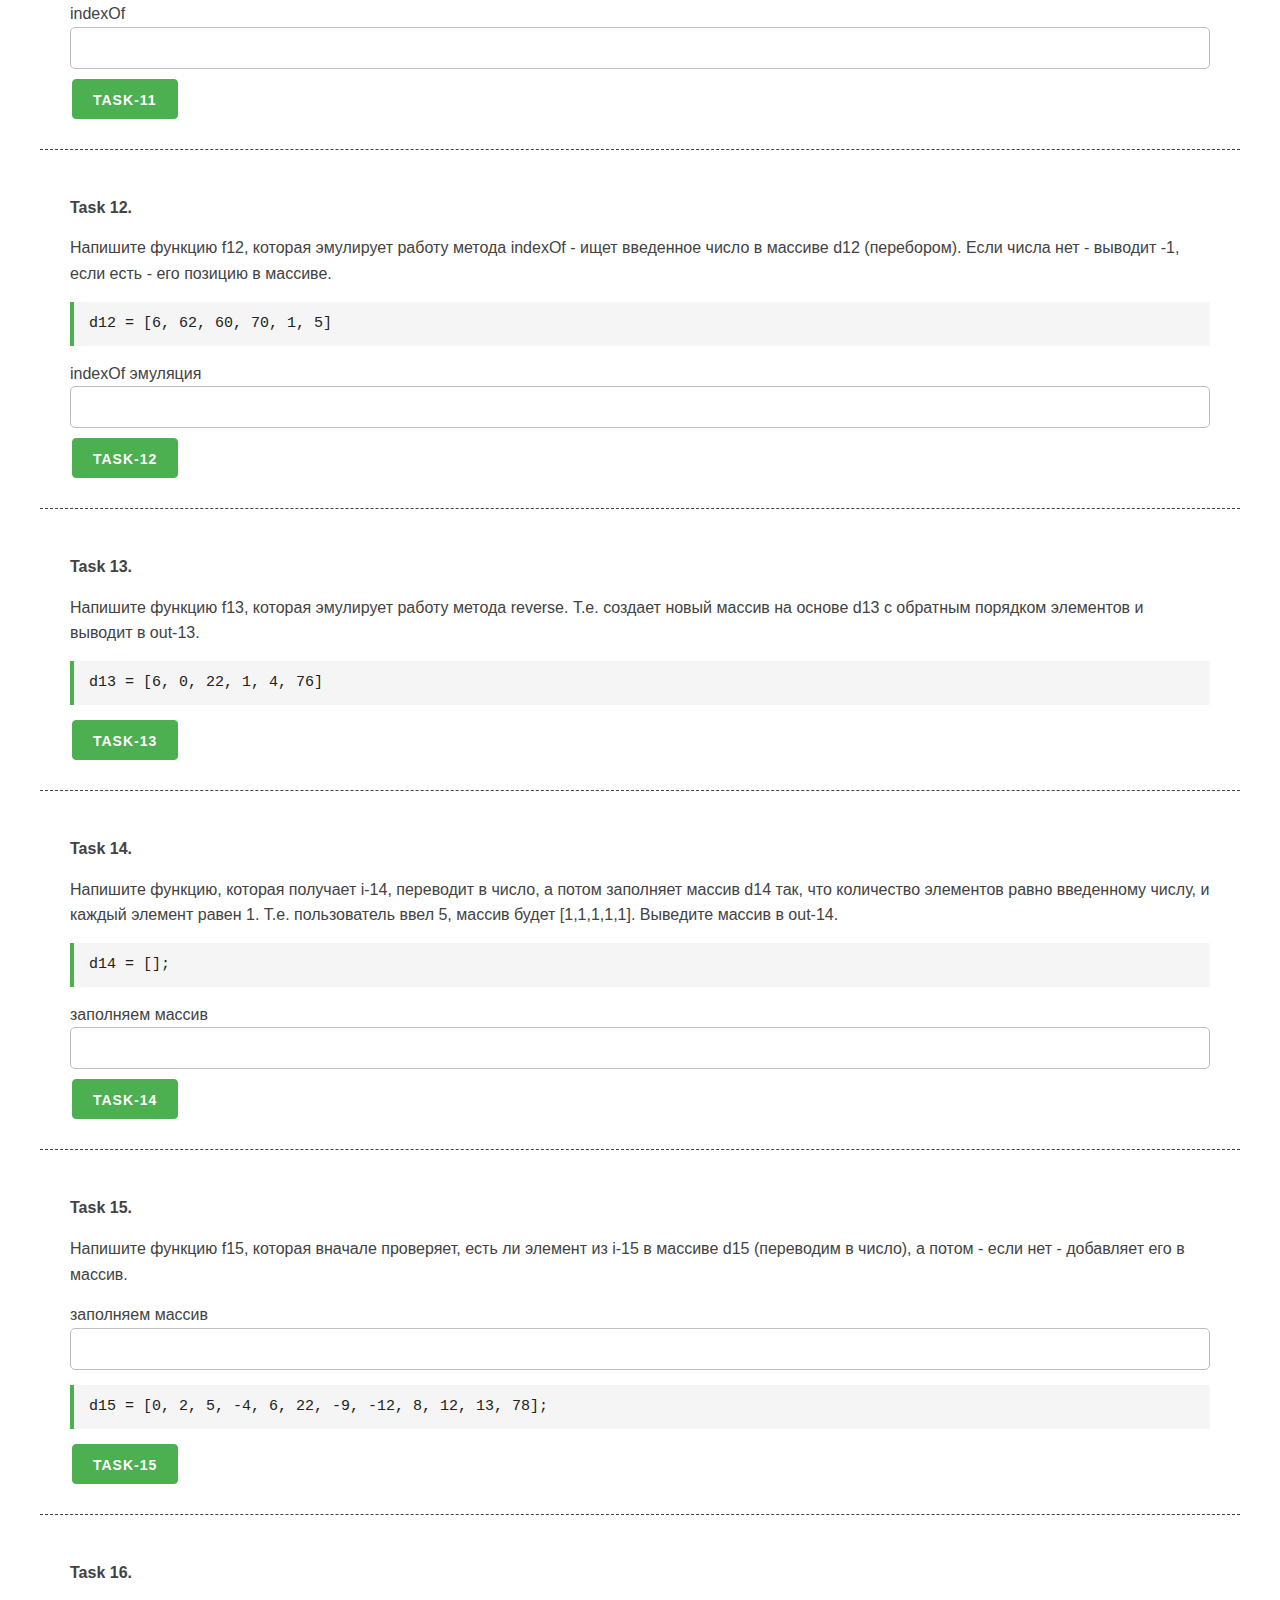
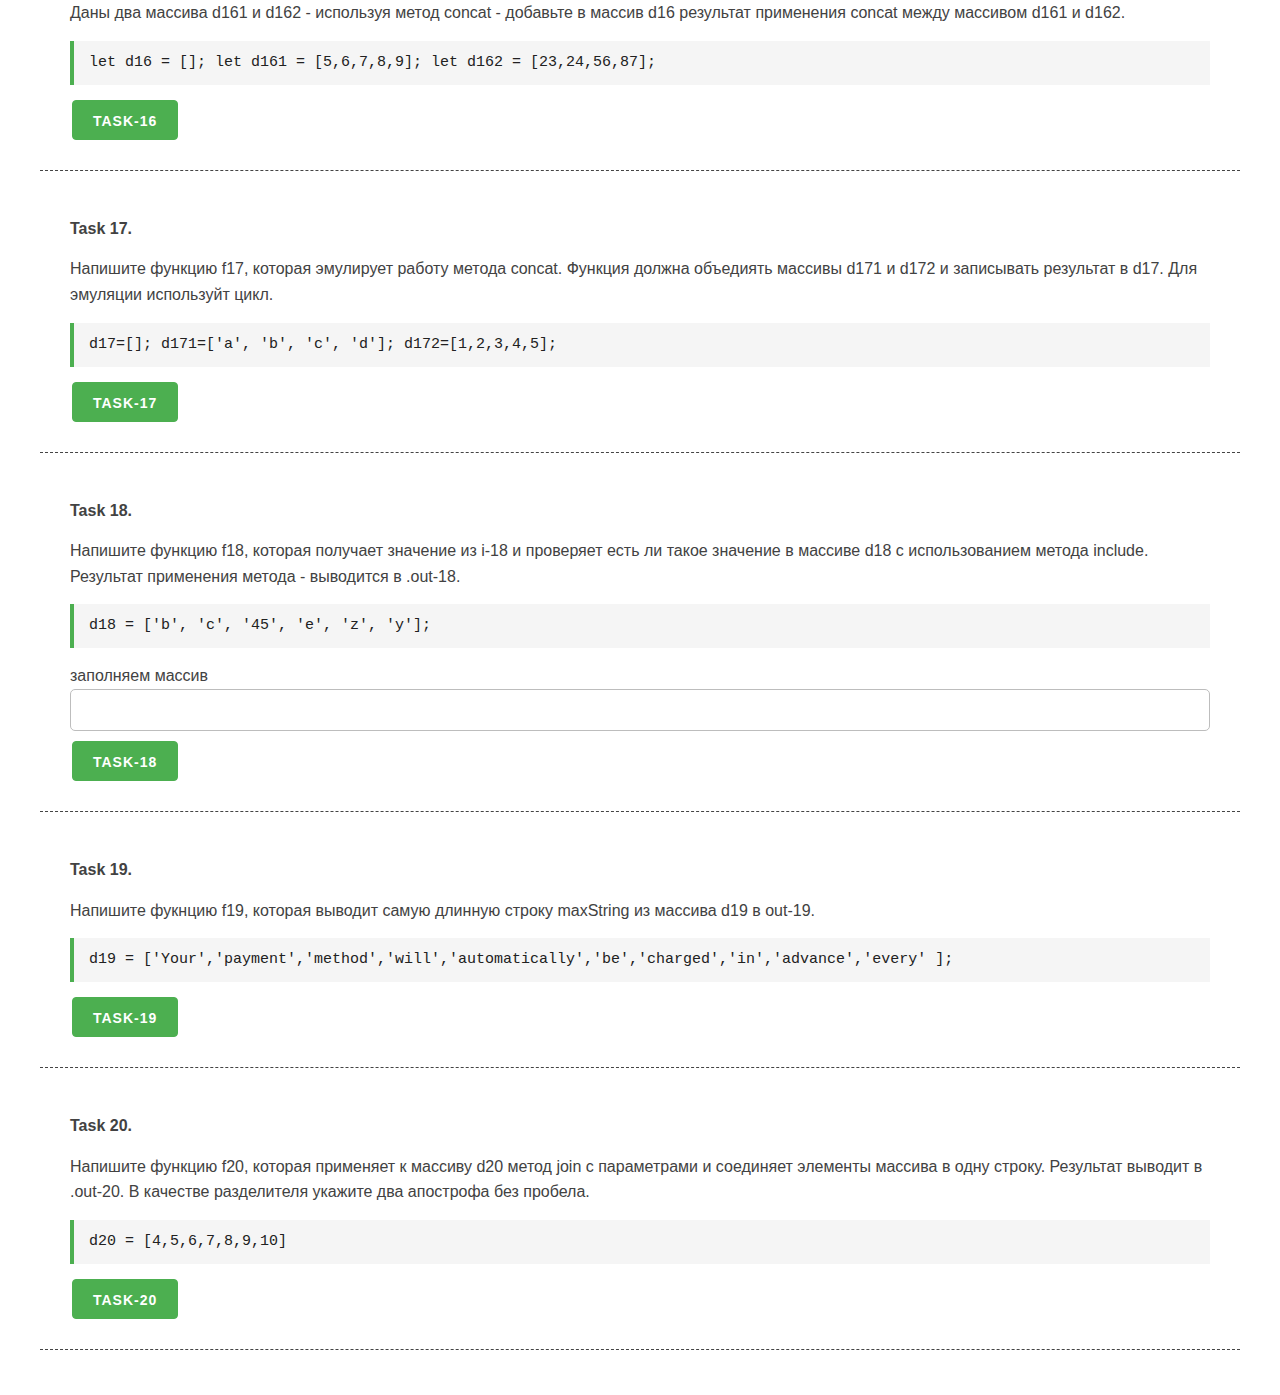
<file: unit_11/unit_11.html>
<!DOCTYPE html>
<html lang="en">

<head>
    <meta charset="UTF-8">
    <meta name="viewport" content="width=device-width, initial-scale=1.0">
    <meta http-equiv="X-UA-Compatible" content="ie=edge">
    <link rel="stylesheet" href="css/mustard-ui.min.css">
    <link rel="stylesheet" href="css/style.css">
    <title>Unit 11</title>
</head>

<body>
    <div class="container">
        <h1>Unit 11. Добавление и удаление элементов в массиве, pop, push,splice</h1>
        <h2><a href="https://itgid.info/course/javascript-2" target="_blank">JavaScript v.2.0 - курс Лущенко
                Александра</a></h2>

        <section>
            <p><b>Task 1.</b></p>
            <p>Есть массив d1, кнопка b-1, input i-1. Напишите функцию f1, которая при нажатии читает i-1 и добавляем
                его в массив. После чего выводит массив в .out-1. Поскольку мы будем выводить массив d1 неоднократно, то
                давайте вывод массива сделаем отдельной функцией, showArr - она подготовлена. Изучите ее - это хороший
                способ оптимизировать код.</p>
            <pre>
         d1 = [33,'best', 66, 'best'];
        </pre>
            <div class="form-control">Input i-1 <input type="text" class="i-1"></div>
            <button class="button-primary b-1">Task-1</button>
            <div class="out-1"></div>
        </section>

        <section>
            <p><b>Task 2.</b></p>
            <p>Напишите функцию f2, которая применяет метод pop к массиву d1, а затем выводит его (showArr) в .out-2</p>
            <button class="button-primary b-2">Task-2</button>
            <div class="out-2"></div>
        </section>

        <section>
            <p><b>Task 3.</b></p>
            <p>Напишите функцию f3, которая применяет метод shift к массиву d1, а затем выводит его (showArr) в .out-3
            </p>
            <button class="button-primary b-3">Task-3</button>
            <div class="out-3"></div>
        </section>

        <section>
            <p><b>Task 4.</b></p>
            <p>Напишите функцию f4, которая применяет метод push к массиву d1, данные для массива берите из i-4, а затем
                выводит его (showArr) в .out-4</p>
            <div class="form-control">push <input type="text" class="i-4"></div>
            <button class="button-primary b-4">Task-4</button>
            <div class="out-4"></div>
        </section>

        <section>
            <p><b>Task 5.</b></p>
            <p>Напишите функцию f5, которая применяет метод unshift к массиву d1, данные для массива берите из i-5, а
                затем выводит его (showArr) в .out-5</p>
            <div class="form-control">unshift <input type="text" class="i-5"></div>
            <button class="button-primary b-5">Task-5</button>
            <div class="out-5"></div>
        </section>

        <section>
            <p><b>Task 6.</b></p>
            <p>Напишите функцию f6, которая эмулирует работу метода push применительно к массиву d6. Т.е. добавляет
                значение из i-6 как последний элемент в массив d6. Эмуляция, значит, что мы получим результат
                аналогичный методу push без применения его. Эмуляция заключается в присвоение значения как последнего
                элемента массива. Как вычислить индекс последнего элемента используя длину массива - вы знаете из
                предыдущего урока. Повторный запуск функции должен также приводить к добавлению элемента.</p>
            <pre>d6 = ['test', 5, 12];</pre>
            <div class="form-control">Эмулируем push <input type="text" class="i-6"></div>
            <button class="button-primary b-6">Task-6</button>
            <div class="out-6"></div>
        </section>

        <section>
            <p><b>Task 7.</b></p>
            <p>Напишите функцию f7, которая эмулирует метод pop, т.е. удаляет последний элемент массива d7. Эмулировать
                - получать результат аналогичный pop, но без применения pop. Функция может быть вызвана много раз, при
                этом каждый раз должен удаляться последний элемент d7.</p>
            <pre>
            d7 = ['china', 'india', 'brazil', 'japan', 'egypt'];
        </pre>
            <button class="button-primary b-7">Task-7</button>
            <div class="out-7"></div>
        </section>

        <section>
            <p><b>Task 8.</b></p>
            <p>Напишите функцию f8, которая эмулирует работу метода unShift - добавляем значение из i-8 в начало массива
                d8.</p>
            <pre>
             d8 = [2,'4', 12, 67, 'hello'];
        </pre>
            <div class="form-control">Эмулируем unShift <input type="text" class="i-8"></div>

            <button class="button-primary b-8">Task-8</button>
            <div class="out-8"></div>
            <div class="out-8-1"></div>
        </section>

        <section>
            <p><b>Task 9.</b></p>
            <p>Напишите функцию f8, которая эмулирует работу метода shift - на примере массива d9.</p>
            <pre>
            d9 = [100, 200, 300, 400, 700, 121];
        </pre>
            <button class="button-primary b-9">Task-9</button>
            <div class="out-9"></div>
        </section>

        <section>
            <p><b>Task 10.</b></p>
            <p>Напишите функцию f10, которая применяет к массиву d10 метод reverse и выводит полученный массив в out-10
            </p>
            <pre>d10 = [3,14,15,92,6];</pre>
            <button class="button-primary b-10">Task-10</button>
            <div class="out-10"></div>
        </section>

        <section>
            <p><b>Task 11.</b></p>
            <p>Напишите функцию, которая получает число из input i-11, переводит в число, и с помощью метода indexOf
                проверяет наличие в массиве d11. Функция выводит в out-11 -1 если такого числа нет в массиве, либо его
                индекс в массиве.
            </p>
            <pre>d11 = [2,3,4,5,6,7];</pre>
            <div class="form-control">indexOf <input type="text" class="i-11"></div>

            <button class="button-primary b-11">Task-11</button>
            <div class="out-11"></div>
        </section>

        <section>
            <p><b>Task 12.</b></p>
            <p>Напишите функцию f12, которая эмулирует работу метода indexOf - ищет введенное число в массиве d12
                (перебором). Если числа нет - выводит -1, если есть - его позицию в массиве.</p>
            <pre>d12 = [6, 62, 60, 70, 1, 5]</pre>
            <div class="form-control">indexOf эмуляция<input type="text" class="i-12"></div>

            <button class="button-primary b-12">Task-12</button>
            <div class="out-12"></div>
        </section>

        <section>
            <p><b>Task 13.</b></p>
            <p>Напишите функцию f13, которая эмулирует работу метода reverse. Т.е. создает новый массив на основе d13 с
                обратным порядком элементов и выводит в out-13.</p>
            <pre> d13 = [6, 0, 22, 1, 4, 76]</pre>
            <button class="button-primary b-13">Task-13</button>
            <div class="out-13"></div>
        </section>

        <section>
            <p><b>Task 14.</b></p>
            <p>Напишите функцию, которая получает i-14, переводит в число, а потом заполняет массив d14 так, что
                количество элементов равно введенному числу, и каждый элемент равен 1. Т.е. пользователь ввел 5, массив
                будет [1,1,1,1,1]. Выведите массив в out-14. </p>
            <pre>d14 = [];</pre>
            <div class="form-control">заполняем массив<input type="text" class="i-14"></div>
            <button class="button-primary b-14">Task-14</button>
            <div class="out-14"></div>
        </section>

        <section>
            <p><b>Task 15.</b></p>
            <p>Напишите функцию f15, которая вначале проверяет, есть ли элемент из i-15 в массиве d15 (переводим в
                число), а потом - если нет - добавляет его в массив.</p>
            <div class="form-control">заполняем массив<input type="text" class="i-15"></div>

            <pre>d15 = [0, 2, 5, -4, 6, 22, -9, -12, 8, 12, 13, 78];</pre>
            <button class="button-primary b-15">Task-15</button>
            <div class="out-15"></div>
        </section>

        <section>
            <p><b>Task 16.</b></p>
            <p>Даны два массива d161 и d162 - используя метод concat - добавьте в массив d16 результат применения concat
                между массивом d161 и d162.</p>
            <pre>
let d16 = [];
let d161 = [5,6,7,8,9];
let d162 = [23,24,56,87];
        </pre>
            <button class="button-primary b-16">Task-16</button>
            <div class="out-16"></div>
        </section>

        <section>
            <p><b>Task 17.</b></p>
            <p>Напишите функцию f17, которая эмулирует работу метода concat. Функция должна объедиять массивы d171 и
                d172 и записывать результат в d17. Для эмуляции используйт цикл.</p>
            <pre>
d17=[];
d171=['a', 'b', 'c', 'd'];
d172=[1,2,3,4,5];
        </pre>
            <button class="button-primary b-17">Task-17</button>
            <div class="out-17"></div>
        </section>

        <section>
            <p><b>Task 18.</b></p>
            <p>Напишите функцию f18, которая получает значение из i-18 и проверяет есть ли такое значение в массиве d18
                c использованием метода include. Результат применения метода - выводится в .out-18.</p>
            <pre>d18 = ['b', 'c', '45', 'e', 'z', 'y'];</pre>
            <div class="form-control">заполняем массив<input type="text" class="i-18"></div>
            <button class="button-primary b-18">Task-18</button>
            <div class="out-18"></div>
        </section>

        <section>
            <p><b>Task 19.</b></p>
            <p>Напишите фукнцию f19, которая выводит самую длинную строку maxString из массива d19 в out-19.</p>
            <pre>d19 = ['Your','payment','method','will','automatically','be','charged','in','advance','every' ];</pre>
            <button class="button-primary b-19">Task-19</button>
            <div class="out-19"></div>
        </section>

        <section>
            <p><b>Task 20.</b></p>
            <p>Напишите функцию f20, которая применяет к массиву d20 метод join с параметрами и соединяет элементы
                массива в одну строку. Результат выводит в .out-20. В качестве разделителя укажите два апострофа без
                пробела.</p>
            <pre> d20 = [4,5,6,7,8,9,10]</pre>
            <button class="button-primary b-20">Task-20</button>
            <div class="out-20"></div>
        </section>



    </div>

    <script src="unit_11.js"></script>
</body>

</html>
</file>
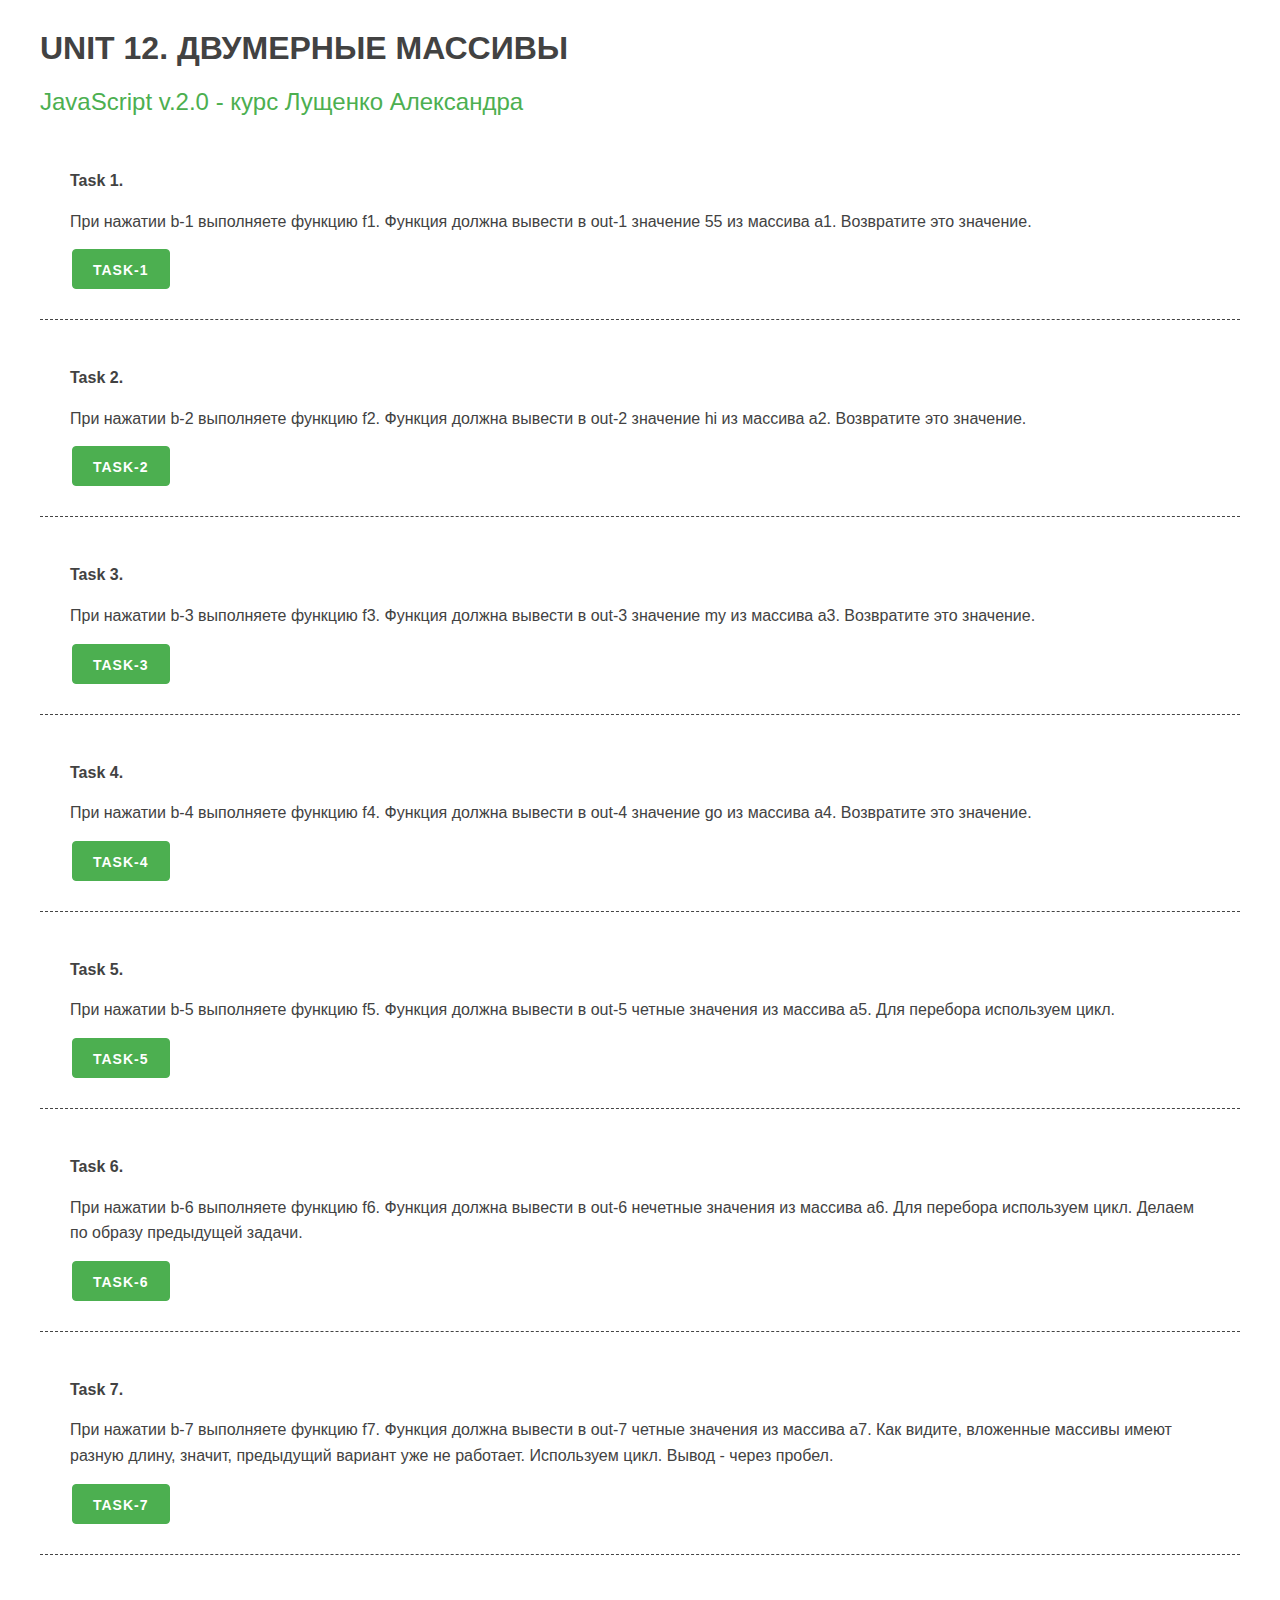
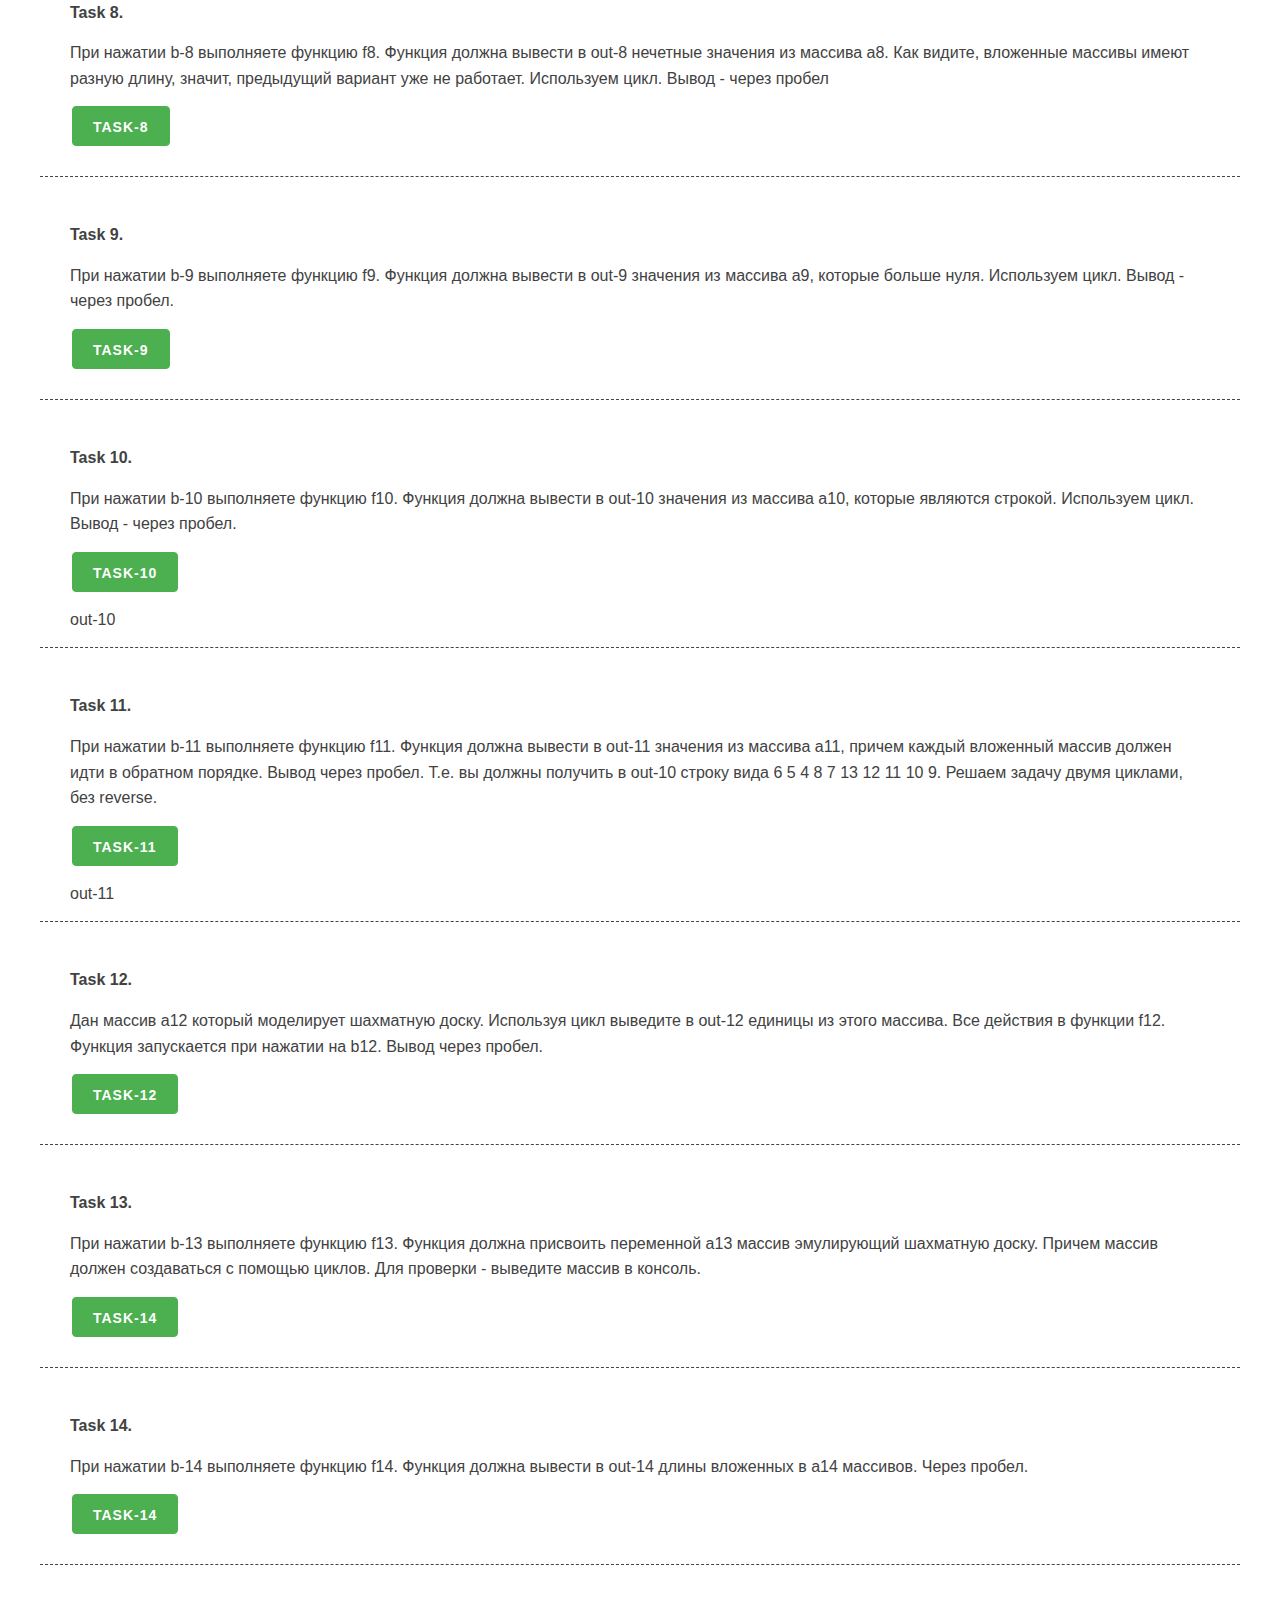
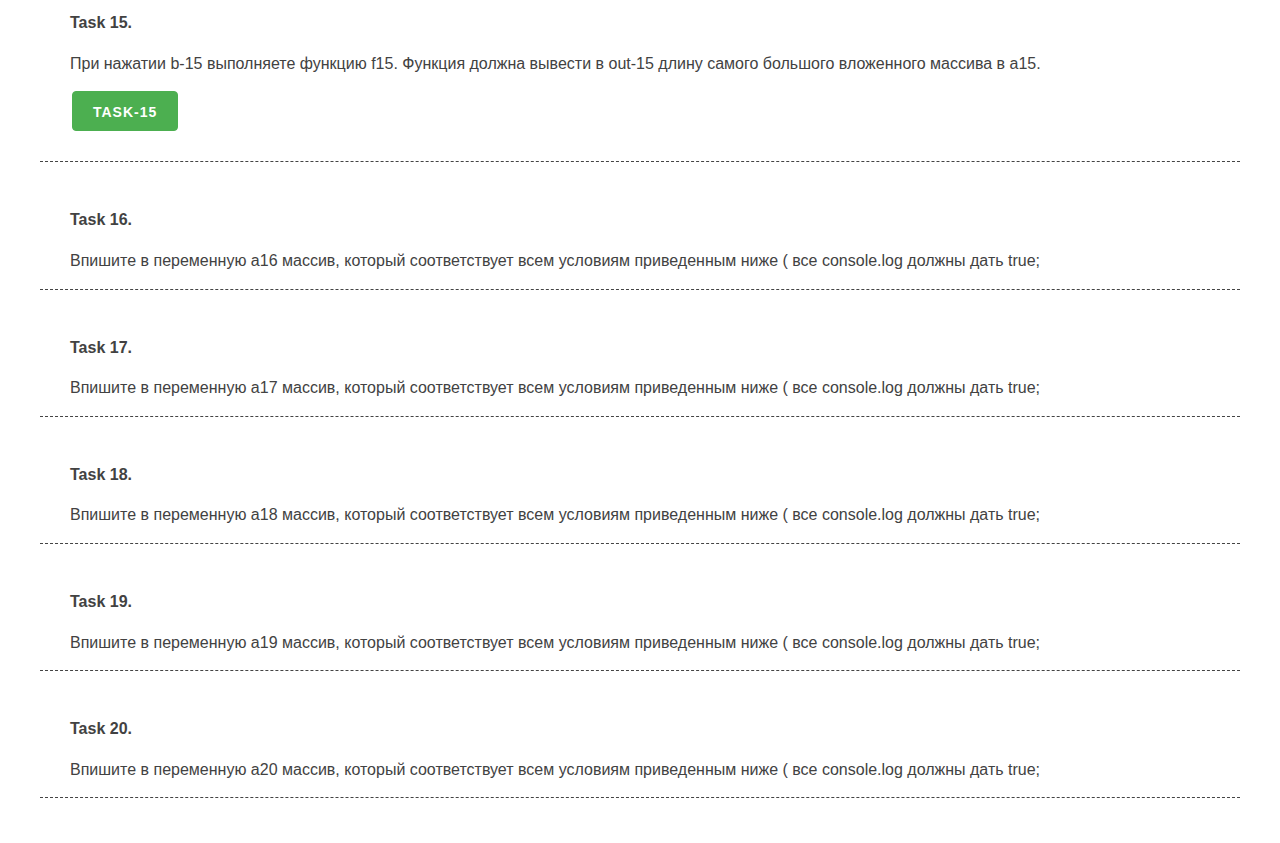
<file: unit_12/unit_12.html>
<!DOCTYPE html>
<html lang="en">

<head>
    <meta charset="UTF-8">
    <meta name="viewport" content="width=device-width, initial-scale=1.0">
    <meta http-equiv="X-UA-Compatible" content="ie=edge">
    <link rel="stylesheet" href="css/mustard-ui.min.css">
    <link rel="stylesheet" href="css/style.css">
    <title>Unit 12</title>
</head>

<body>
    <div class="container">
        <h1>UNIT 12. ДВУМЕРНЫЕ МАССИВЫ</h1>
        <h2><a href="https://itgid.info/course/javascript-2" target="_blank">JavaScript v.2.0 - курс Лущенко
                Александра</a></h2>

        <section>
            <p><b>Task 1.</b></p>
            <p>При нажатии b-1 выполняете функцию f1. Функция должна вывести в out-1 значение 55 из массива a1. Возвратите это значение.</p>
            <button class="button-primary b-1">Task-1</button>
            <div class="out-1"></div>
        </section>

        <section>
            <p><b>Task 2.</b></p>
            <p>При нажатии b-2 выполняете функцию f2. Функция должна вывести в out-2 значение hi из массива a2. Возвратите это значение.</p>
            <button class="button-primary b-2">Task-2</button>
            <div class="out-2"></div>
        </section>

        <section>
            <p><b>Task 3.</b></p>
            <p>При нажатии b-3 выполняете функцию f3. Функция должна вывести в out-3 значение my из массива a3. Возвратите это значение.</p>
            <button class="button-primary b-3">Task-3</button>
            <div class="out-3"></div>
        </section>

        <section>
            <p><b>Task 4.</b></p>
            <p>При нажатии b-4 выполняете функцию f4. Функция должна вывести в out-4 значение go из массива a4. Возвратите это значение.</p>
            <button class="button-primary b-4">Task-4</button>
            <div class="out-4"></div>
        </section>

        <section>
            <p><b>Task 5.</b></p>
            <p>При нажатии b-5 выполняете функцию f5. Функция должна вывести в out-5 четные значения из массива a5. Для перебора используем цикл.
            </p>
            <button class="button-primary b-5">Task-5</button>
            <div class="out-5"></div>
        </section>

        <section>
            <p><b>Task 6.</b></p>
            <p>При нажатии b-6 выполняете функцию f6. Функция должна вывести в out-6 нечетные значения из массива a6. Для перебора используем цикл. Делаем по образу предыдущей задачи.</p>
            <button class="button-primary b-6">Task-6</button>
            <div class="out-6"></div>
        </section>

        <section>
            <p><b>Task 7.</b></p>
            <p> При нажатии b-7 выполняете функцию f7. Функция должна вывести в out-7 четные значения из массива a7. Как видите, вложенные массивы имеют разную длину, значит, предыдущий вариант уже не работает. Используем цикл. Вывод - через пробел.</p>
            <button class="button-primary b-7">Task-7</button>
            <div class="out-7"></div>
        </section>

        <section>
            <p><b>Task 8.</b></p>
            <p>При нажатии b-8 выполняете функцию f8. Функция должна вывести в out-8 нечетные значения из массива a8. Как видите, вложенные массивы имеют разную длину, значит, предыдущий вариант уже не работает. Используем цикл. Вывод - через пробел</p>
            <button class="button-primary b-8">Task-8</button>
            <div class="out-8"></div>
        </section>

        <section>
            <p><b>Task 9.</b></p>
            <p>При нажатии b-9 выполняете функцию f9. Функция должна вывести в out-9 значения из массива a9, которые больше нуля. Используем цикл. Вывод - через пробел.
            </p>

            <button class="button-primary b-9">Task-9</button>
            <div class="out-9"></div>
        </section>

        <section>
            <p><b>Task 10.</b></p>
            <p>При нажатии b-10 выполняете функцию f10. Функция должна вывести в out-10 значения из массива a10, которые являются строкой. Используем цикл. Вывод - через пробел.</p>
            <button class="button-primary b-10">Task-10</button>
            <div class="out-10">out-10</div>
        </section>

        <section>
            <p><b>Task 11.</b></p>
            <p>При нажатии b-11 выполняете функцию f11. Функция должна вывести в out-11 значения из массива a11, причем каждый вложенный массив должен идти в обратном порядке. Вывод через пробел. Т.е. вы должны получить в out-10 строку вида 6 5 4 8 7 13 12 11 10 9. Решаем задачу двумя циклами, без reverse.</p>
            <button class="button-primary b-11">Task-11</button>
            <div class="out-11">out-11</div>
        </section>

        <section>
            <p><b>Task 12.</b></p>
            <p> Дан массив a12 который моделирует шахматную доску. Используя цикл выведите в out-12 единицы из этого массива. Все действия в функции f12. Функция запускается при нажатии на b12. Вывод через пробел.</p>
            <button class="button-primary b-12">Task-12</button>
            <div class="out-12"></div>
        </section>

        <section>
            <p><b>Task 13.</b></p>
            <p>При нажатии b-13 выполняете функцию f13. Функция должна присвоить переменной a13 массив эмулирующий шахматную доску. Причем массив должен создаваться с помощью циклов. Для проверки - выведите массив в консоль.</p>
            <button class="button-primary b-13">Task-14</button>
            <div class="out-13"></div>
        </section>

        <section>
            <p><b>Task 14.</b></p>
            <p>При нажатии b-14 выполняете функцию f14. Функция должна вывести в out-14 длины вложенных в a14 массивов. Через пробел.</p>
            <button class="button-primary b-14">Task-14</button>
            <div class="out-14"></div>
        </section>

        <section>
            <p><b>Task 15.</b></p>
            <p>При нажатии b-15 выполняете функцию f15. Функция должна вывести в out-15 длину самого большого вложенного массива в a15.</p>
            <button class="button-primary b-15">Task-15</button>
            <div class="out-15"></div>
        </section>

        <section>
            <p><b>Task 16.</b></p>
            <p>Впишите в переменную a16 массив, который соответствует всем условиям приведенным ниже ( все console.log должны дать true;</p>
        </section>

        <section>
            <p><b>Task 17.</b></p>
            <p>Впишите в переменную a17 массив, который соответствует всем условиям приведенным ниже ( все console.log должны дать true;</p>
        </section>

        <section>
            <p><b>Task 18.</b></p>
            <p>Впишите в переменную a18 массив, который соответствует всем условиям приведенным ниже ( все console.log должны дать true;</p>
        </section>

        <section>
            <p><b>Task 19.</b></p>
            <p> Впишите в переменную a19 массив, который соответствует всем условиям приведенным ниже ( все console.log должны дать true;</p>
        </section>

        <section>
            <p><b>Task 20.</b></p>
            <p>Впишите в переменную a20 массив, который соответствует всем условиям приведенным ниже ( все console.log должны дать true;</p>
        </section>

    </div>

    <script src="unit_12.js"></script>
</body>

</html>
</file>
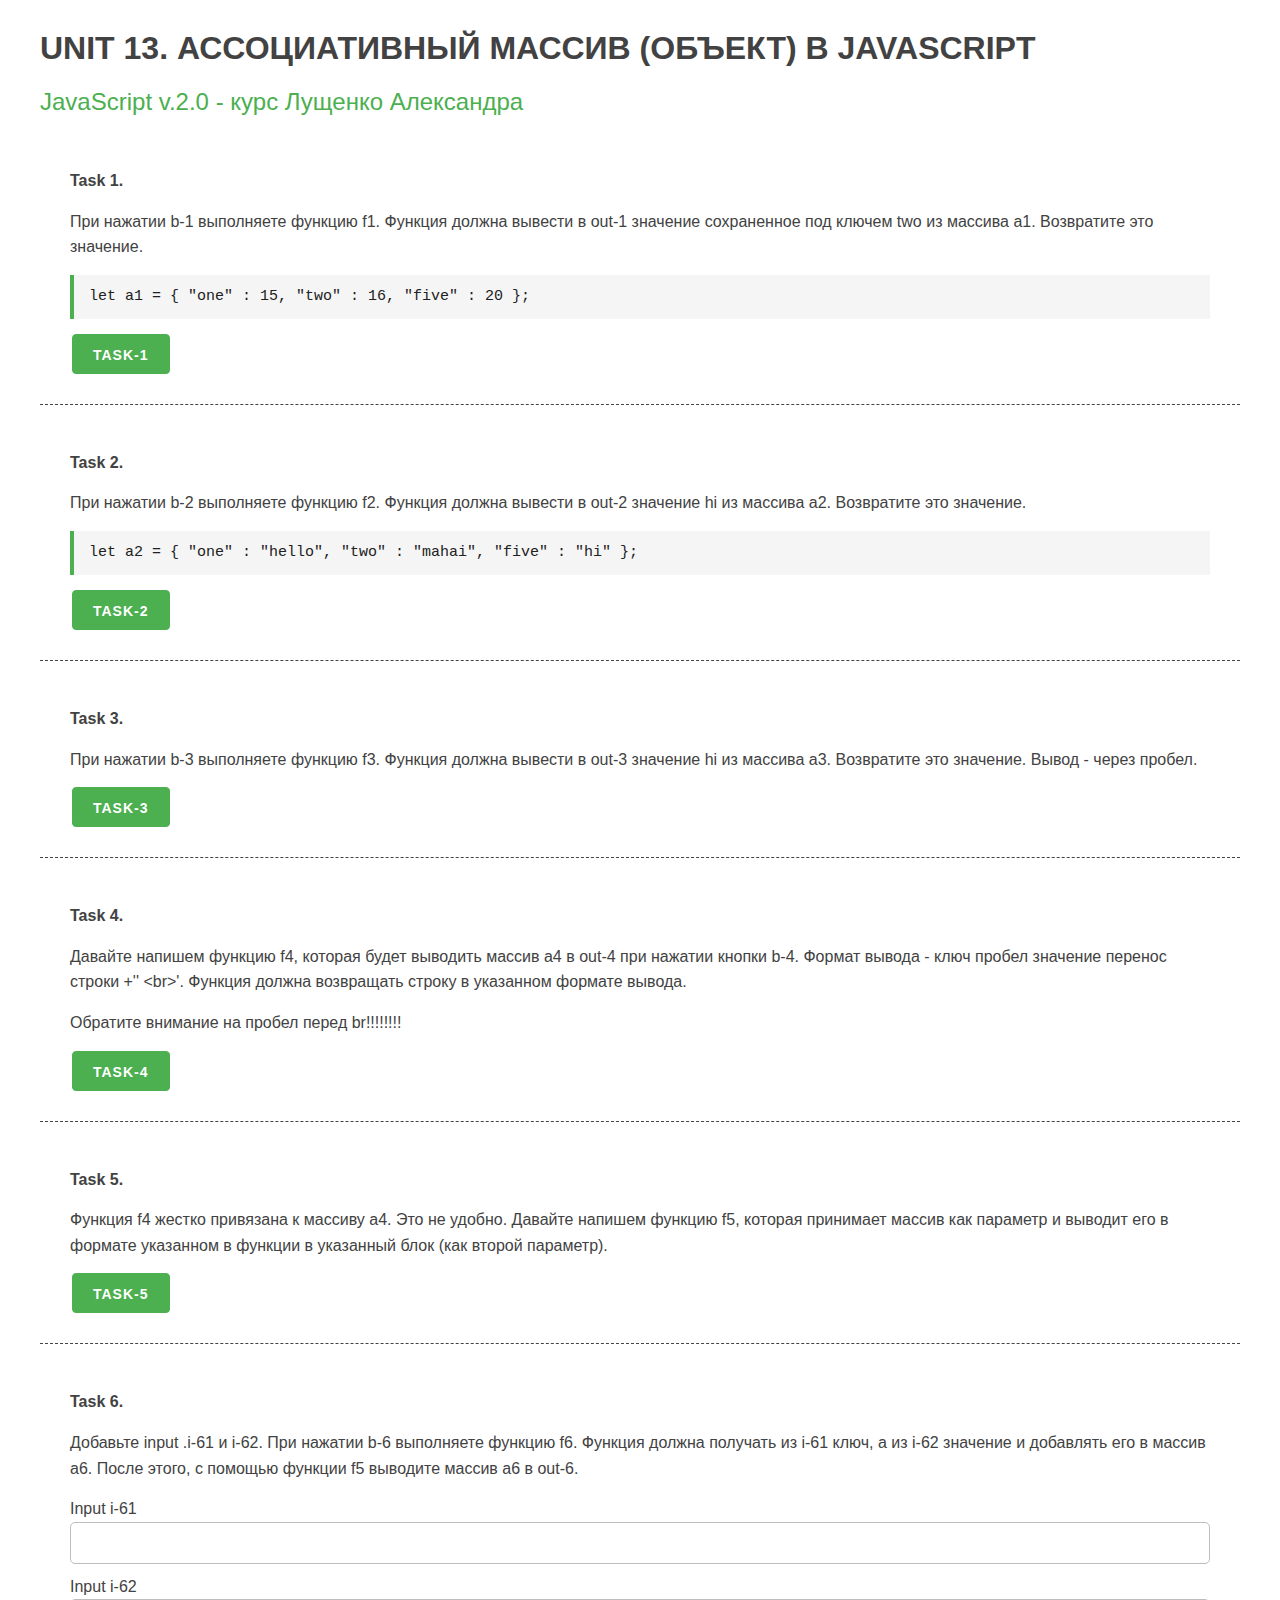
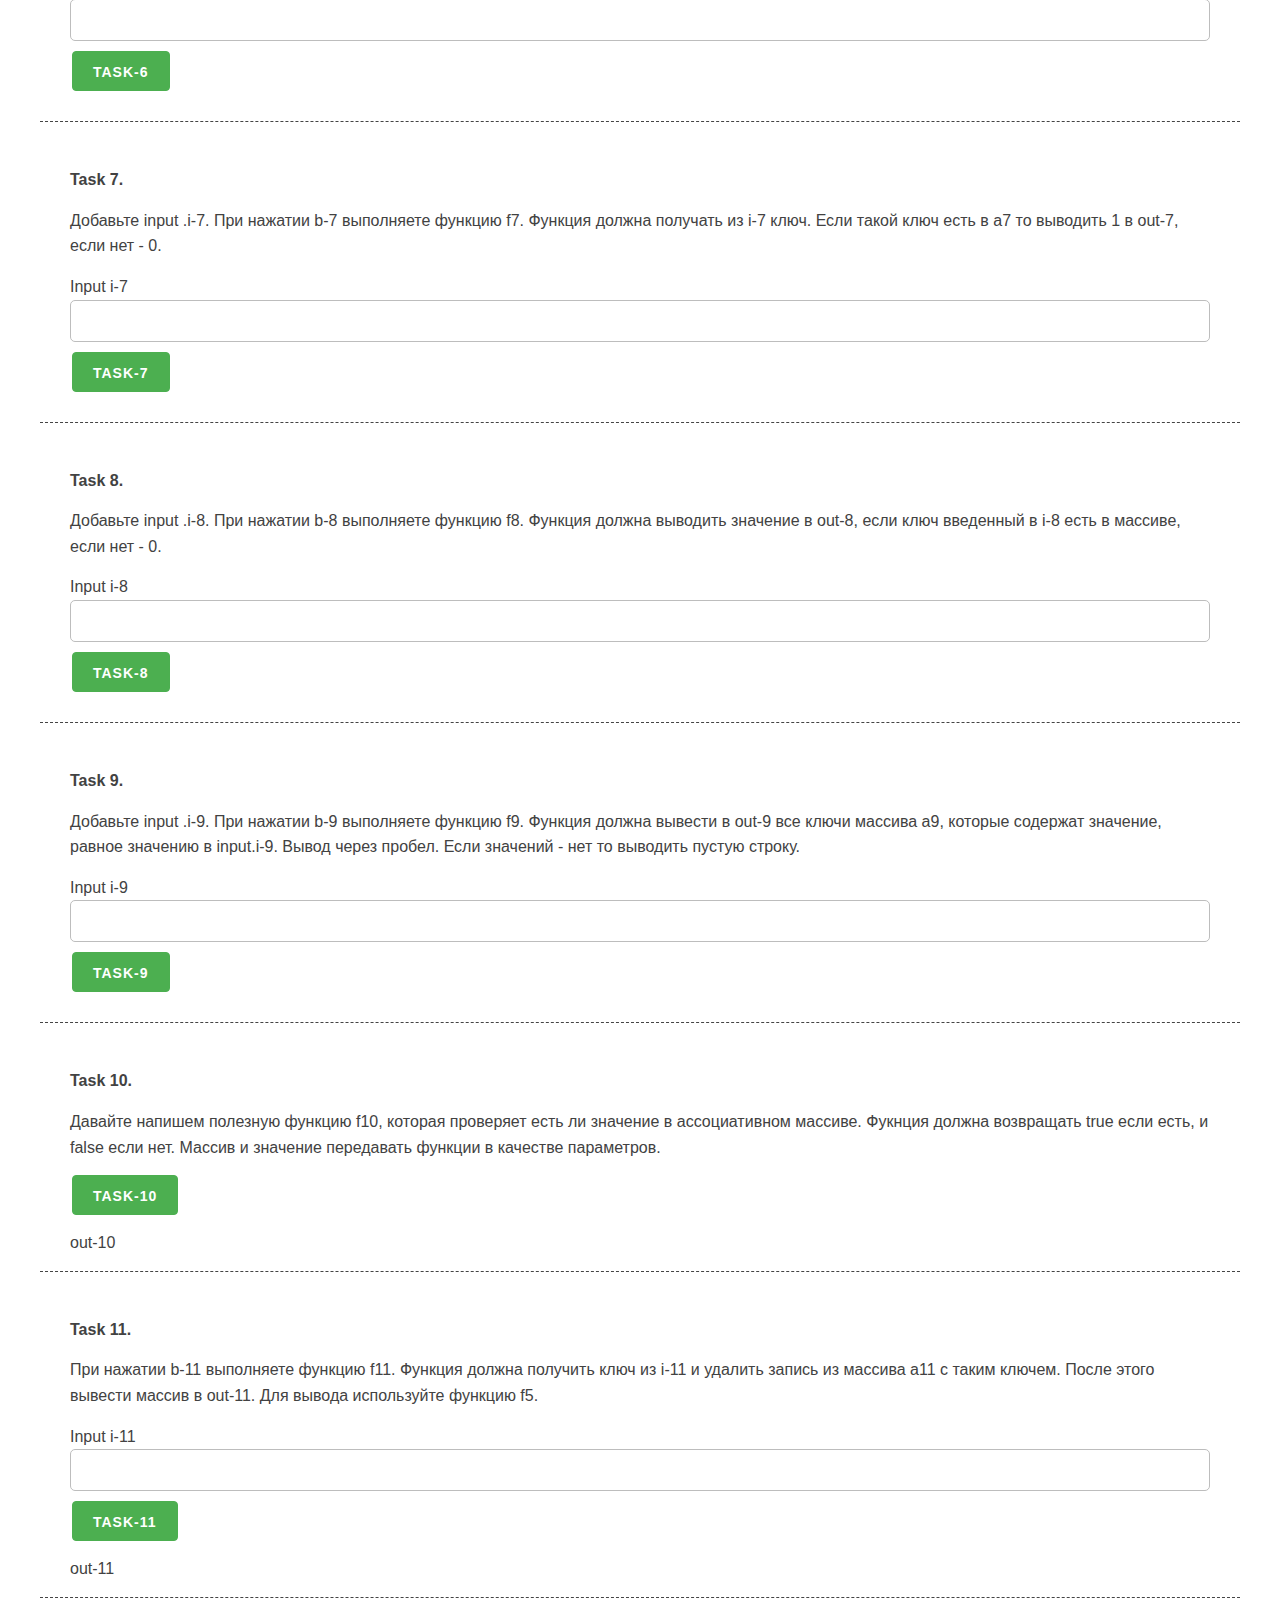
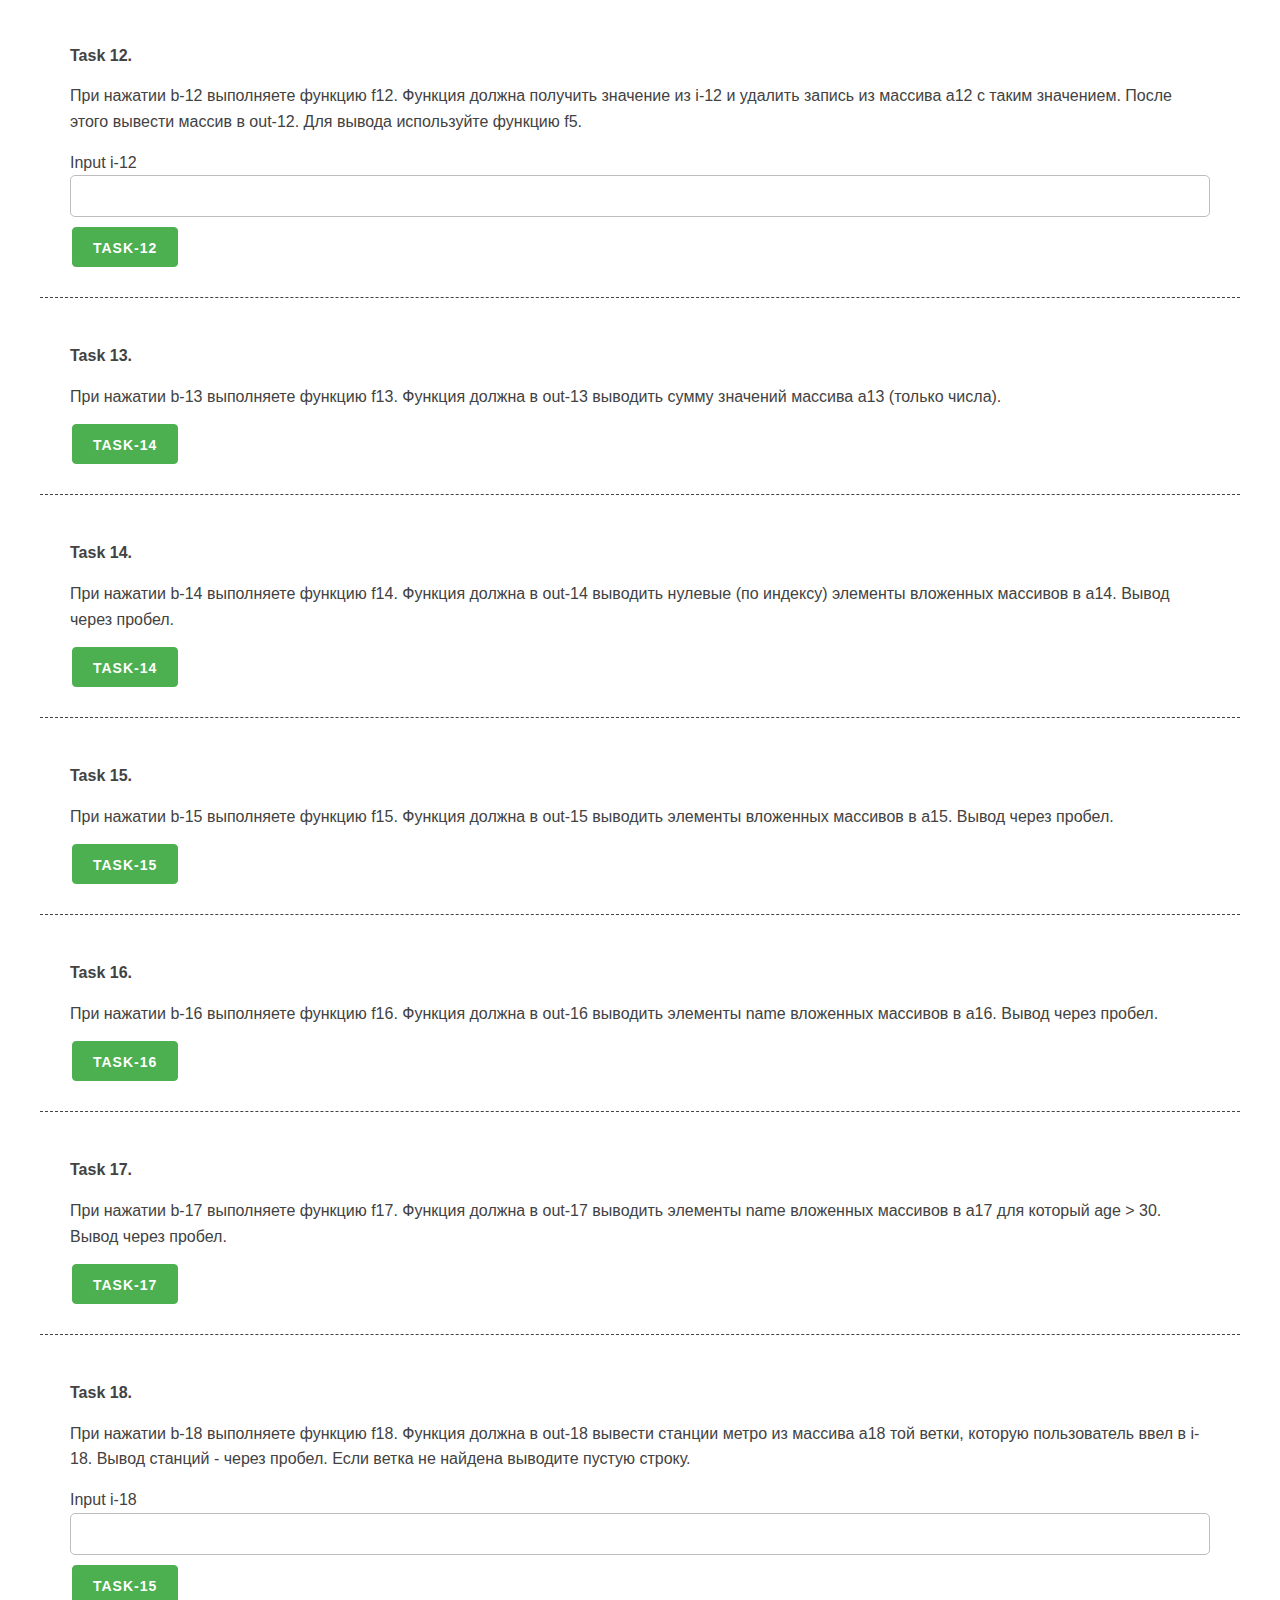
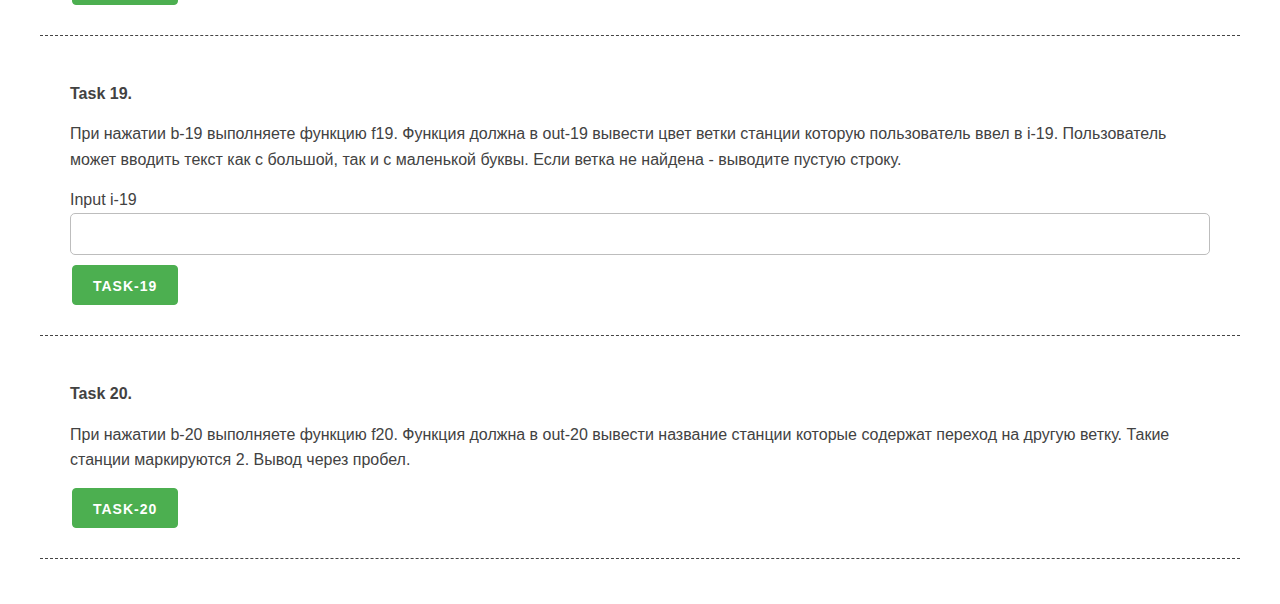
<file: unit_13/unit_13.html>
<!DOCTYPE html>
<html lang="en">

<head>
    <meta charset="UTF-8">
    <meta name="viewport" content="width=device-width, initial-scale=1.0">
    <meta http-equiv="X-UA-Compatible" content="ie=edge">
    <link rel="stylesheet" href="css/mustard-ui.min.css">
    <link rel="stylesheet" href="css/style.css">
    <title>Unit 13</title>
</head>

<body>
    <div class="container">
        <h1>UNIT 13. АССОЦИАТИВНЫЙ МАССИВ (ОБЪЕКТ) В JAVASCRIPT</h1>
        <h2><a href="https://itgid.info/course/javascript-2" target="_blank">JavaScript v.2.0 - курс Лущенко
                Александра</a></h2>

        <section>
            <p><b>Task 1.</b></p>
            <p>При нажатии b-1 выполняете функцию f1. Функция должна вывести в out-1 значение сохраненное под ключем two
                из массива a1. Возвратите это значение.</p>
            <pre>
let a1 = {
"one" : 15,
"two" : 16,
"five" : 20
};
</pre>
            <button class="button-primary b-1">Task-1</button>
            <div class="out-1"></div>
        </section>

        <section>
            <p><b>Task 2.</b></p>
            <p>При нажатии b-2 выполняете функцию f2. Функция должна вывести в out-2 значение hi из массива a2.
                Возвратите это значение.</p>
            <pre>
    let a2 = {
"one" : "hello",
"two" : "mahai",
"five" : "hi"
};
</pre>
            <button class="button-primary b-2">Task-2</button>
            <div class="out-2"></div>
        </section>

        <section>
            <p><b>Task 3.</b></p>
            <p>При нажатии b-3 выполняете функцию f3. Функция должна вывести в out-3 значение hi из массива a3.
                Возвратите это значение. Вывод - через пробел.</p>
            <button class="button-primary b-3">Task-3</button>
            <div class="out-3"></div>
        </section>

        <section>
            <p><b>Task 4.</b></p>
            <p>Давайте напишем функцию f4, которая будет выводить массив a4 в out-4 при нажатии кнопки b-4. Формат
                вывода - ключ пробел значение перенос строки +'&#x27; &#x3C;br&#x3E;'. Функция должна возвращать строку
                в указанном формате вывода.</p>
            <p> Обратите внимание на пробел перед br!!!!!!!!</p>
            <button class="button-primary b-4">Task-4</button>
            <div class="out-4"></div>
        </section>

        <section>
            <p><b>Task 5.</b></p>
            <p>Функция f4 жестко привязана к массиву a4. Это не удобно. Давайте напишем функцию f5, которая принимает
                массив как параметр и выводит его в формате указанном в функции в указанный блок (как второй параметр).
            </p>
            <button class="button-primary b-5">Task-5</button>
            <div class="out-5"></div>
        </section>

        <section>
            <p><b>Task 6.</b></p>
            <p> Добавьте input .i-61 и i-62. При нажатии b-6 выполняете функцию f6. Функция должна получать из i-61
                ключ, а из i-62 значение и добавлять его в массив a6. После этого, с помощью функции f5 выводите массив
                a6 в out-6.</p>
            <div class="form-control">Input i-61 <input type="text" class="i-61"></div>
            <div class="form-control">Input i-62 <input type="text" class="i-62"></div>
            <button class="button-primary b-6">Task-6</button>
            <div class="out-6"></div>
        </section>

        <section>
            <p><b>Task 7.</b></p>
            <p> Добавьте input .i-7. При нажатии b-7 выполняете функцию f7. Функция должна получать из i-7 ключ. Если
                такой ключ есть в a7 то выводить 1 в out-7, если нет - 0.</p>
            <div class="form-control">Input i-7 <input type="text" class="i-7"></div>
            <button class="button-primary b-7">Task-7</button>
            <div class="out-7"></div>
        </section>

        <section>
            <p><b>Task 8.</b></p>
            <p>Добавьте input .i-8. При нажатии b-8 выполняете функцию f8. Функция должна выводить значение в out-8,
                если ключ введенный в i-8 есть в массиве, если нет - 0.</p>
            <div class="form-control">Input i-8 <input type="text" class="i-8"></div>
            <button class="button-primary b-8">Task-8</button>
            <div class="out-8"></div>
        </section>

        <section>
            <p><b>Task 9.</b></p>
            <p>Добавьте input .i-9. При нажатии b-9 выполняете функцию f9. Функция должна вывести в out-9 все ключи
                массива a9, которые содержат значение, равное значению в input.i-9. Вывод через пробел. Если значений -
                нет то выводить пустую строку. </p>
            <div class="form-control">Input i-9 <input type="text" class="i-9"></div>
            <button class="button-primary b-9">Task-9</button>
            <div class="out-9"></div>
        </section>

        <section>
            <p><b>Task 10.</b></p>
            <p>Давайте напишем полезную функцию f10, которая проверяет есть ли значение в ассоциативном массиве. Фукнция
                должна возвращать true если есть, и false если нет. Массив и значение передавать функции в качестве
                параметров.</p>
            <button class="button-primary b-10">Task-10</button>
            <div class="out-10">out-10</div>
        </section>

        <section>
            <p><b>Task 11.</b></p>
            <p>При нажатии b-11 выполняете функцию f11. Функция должна получить ключ из i-11 и удалить запись из массива
                a11 с таким ключем. После этого вывести массив в out-11. Для вывода используйте функцию f5.</p>
            <div class="form-control">Input i-11 <input type="text" class="i-11"></div>
            <button class="button-primary b-11">Task-11</button>
            <div class="out-11">out-11</div>
        </section>

        <section>
            <p><b>Task 12.</b></p>
            <p> При нажатии b-12 выполняете функцию f12. Функция должна получить значение из i-12 и удалить запись из
                массива a12 с таким значением. После этого вывести массив в out-12. Для вывода используйте функцию f5.
            </p>
            <div class="form-control">Input i-12 <input type="text" class="i-12"></div>

            <button class="button-primary b-12">Task-12</button>
            <div class="out-12"></div>
        </section>

        <section>
            <p><b>Task 13.</b></p>
            <p> При нажатии b-13 выполняете функцию f13. Функция должна в out-13 выводить сумму значений массива a13
                (только числа).</p>
            <button class="button-primary b-13">Task-14</button>
            <div class="out-13"></div>
        </section>

        <section>
            <p><b>Task 14.</b></p>
            <p>При нажатии b-14 выполняете функцию f14. Функция должна в out-14 выводить нулевые (по индексу) элементы
                вложенных массивов в a14. Вывод через пробел.</p>
            <button class="button-primary b-14">Task-14</button>
            <div class="out-14"></div>
        </section>

        <section>
            <p><b>Task 15.</b></p>
            <p>При нажатии b-15 выполняете функцию f15. Функция должна в out-15 выводить элементы вложенных массивов в
                a15. Вывод через пробел.</p>
            <button class="button-primary b-15">Task-15</button>
            <div class="out-15"></div>
        </section>

        <section>
            <p><b>Task 16.</b></p>
            <p>При нажатии b-16 выполняете функцию f16. Функция должна в out-16 выводить элементы name вложенных
                массивов в a16. Вывод через пробел.</p>
            <button class="button-primary b-16">Task-16</button>
            <div class="out-16"></div>
        </section>

        <section>
            <p><b>Task 17.</b></p>
            <p> При нажатии b-17 выполняете функцию f17. Функция должна в out-17 выводить элементы name вложенных
                массивов в a17 для который age > 30. Вывод через пробел.</p>
            <button class="button-primary b-17">Task-17</button>
            <div class="out-17"></div>
        </section>

        <section>
            <p><b>Task 18.</b></p>
            <p>При нажатии b-18 выполняете функцию f18. Функция должна в out-18 вывести станции метро из массива a18 той
                ветки, которую пользователь ввел в i-18. Вывод станций - через пробел. Если ветка не найдена выводите
                пустую строку.</p>
            <div class="form-control">Input i-18 <input type="text" class="i-18"></div>
            <button class="button-primary b-18">Task-15</button>
            <div class="out-18"></div>
        </section>

        <section>
            <p><b>Task 19.</b></p>
            <p> При нажатии b-19 выполняете функцию f19. Функция должна в out-19 вывести цвет ветки станции которую
                пользователь ввел в i-19. Пользователь может вводить текст как с большой, так и с маленькой буквы. Если
                ветка не найдена - выводите пустую строку.</p>
            <div class="form-control">Input i-19 <input type="text" class="i-19"></div>
            <button class="button-primary b-19">Task-19</button>
            <div class="out-19"></div>
        </section>

        <section>
            <p><b>Task 20.</b></p>
            <p>При нажатии b-20 выполняете функцию f20. Функция должна в out-20 вывести название станции которые
                содержат переход на другую ветку. Такие станции маркируются 2. Вывод через пробел.</p>
            <button class="button-primary b-20">Task-20</button>
            <div class="out-20"></div>
        </section>

    </div>

    <script src="unit_13.js"></script>
</body>

</html>
</file>
<file: unit_24/style.css>
html, body {
    font-family: serif;
}
body {
    margin: 20px;
}
</file>
<file: unit_02/css/style.css>
.container  {
    width: 100%;
}

h1 {
    font-size: 32px;
    line-height: 36px;
}

h2  {
    font-size: 24px;
}

section {
    margin-bottom: 15px;
    padding-bottom: 15px;
    border-bottom: 1px dashed #444;
}

.block {
    width: 75px;
    height: 75px;
    margin: 25px;
    border: 2px solid #333;
}

.active {
    background: orange;
}

.hide {
    display: none;
}

.img-12-min {
    width: 64px;
}

.img-12-max {
    width: 128px;    border: 3px solid #fff;

}

.active-img {
    border: 3px solid black;
}
</file>
<file: unit_03/css/style.css>
.container  {
    width: 100%;
}

h1 {
    font-size: 32px;
    line-height: 36px;
}

h2  {
    font-size: 24px;
}

section {
    margin-bottom: 15px;
    padding-bottom: 15px;
    border-bottom: 1px dashed #444;
}

.block {
    width: 75px;
    height: 75px;
    margin: 25px;
    border: 2px solid #333;
}

.active {
    background: orange;
}

.hide {
    display: none;
}

.img-12-min {
    width: 64px;
}

.img-12-max {
    width: 128px;    border: 3px solid #fff;

}

.active-img {
    border: 3px solid black;
}
</file>
<file: unit_04/css/style.css>
.container  {
    width: 100%;
}

h1 {
    font-size: 32px;
    line-height: 36px;
}

h2  {
    font-size: 24px;
}

section {
    margin-bottom: 15px;
    padding-bottom: 15px;
    border-bottom: 1px dashed #444;
}

.block {
    width: 75px;
    height: 75px;
    margin: 25px;
    border: 2px solid #333;
}

.active {
    background: orange;
}

.hide {
    display: none;
}

.img-12-min {
    width: 64px;
}

.img-12-max {
    width: 128px;    border: 3px solid #fff;

}

.active-img {
    border: 3px solid black;
}
</file>
<file: unit_05/css/style.css>
.container  {
    width: 100%;
}

section {
    margin-bottom: 15px;
    padding-bottom: 15px;
    border-bottom: 1px dashed #444;
}

.block {
    width: 75px;
    height: 75px;
    margin: 25px;
    border: 2px solid #333;
}

.active {
    background: orange;
}

.hide {
    display: none;
}

.img-12-min {
    width: 64px;
}

.img-12-max {
    width: 128px;    border: 3px solid #fff;

}

.active-img {
    border: 3px solid black;
}
</file>
<file: unit_06/css/style.css>
.container  {
    width: 100%;
}

section {
    margin-bottom: 15px;
    padding-bottom: 15px;
    border-bottom: 1px dashed #444;
}

.block {
    width: 75px;
    height: 75px;
    margin: 25px;
    border: 2px solid #333;
}

.active {
    background: orange;
}

.hide {
    display: none;
}

.img-12-min {
    width: 64px;
}

.img-12-max {
    width: 128px;    border: 3px solid #fff;

}

.active-img {
    border: 3px solid black;
}
</file>
<file: unit_07/css/style.css>
.container  {
    width: 100%;
}

section {
    margin-bottom: 15px;
    padding-bottom: 15px;
    border-bottom: 1px dashed #444;
}

.block {
    width: 75px;
    height: 75px;
    margin: 25px;
    border: 2px solid #333;
}

.active {
    background: orange;
}

.hide {
    display: none;
}

.img-12-min {
    width: 64px;
}

.img-12-max {
    width: 128px;    border: 3px solid #fff;

}

.active-img {
    border: 3px solid black;
}
</file>
<file: unit_08/css/style.css>
.container  {
    width: 100%;
}

section {
    margin-bottom: 15px;
    padding-bottom: 15px;
    border-bottom: 1px dashed #444;
}

.block {
    width: 75px;
    height: 75px;
    margin: 25px;
    border: 2px solid #333;
}

.active {
    background: orange;
}

.hide {
    display: none;
}

.img-12-min {
    width: 64px;
}

.img-12-max {
    width: 128px;    border: 3px solid #fff;

}

.active-img {
    border: 3px solid black;
}
</file>
<file: unit_09/css/style.css>
.container  {
    width: 100%;
}

section {
    margin-bottom: 15px;
    padding-bottom: 15px;
    border-bottom: 1px dashed #444;
}

.block {
    width: 75px;
    height: 75px;
    margin: 25px;
    border: 2px solid #333;
}

.active {
    background: orange;
}

.hide {
    display: none;
}

.img-12-min {
    width: 64px;
}

.img-12-max {
    width: 128px;    border: 3px solid #fff;

}

.active-img {
    border: 3px solid black;
}

.bg-red, .bg-14 {
    background: red;
}

.bg-2, .bg-3, .bg-4, .bg-12 {
    background: orange;
}

.bg-7, .bg-10, .bg-13 {
    background: coral;
}
.bg-8, .bg-9, .bg-15, .bg-16 {
    background: #6495ED;
}

.bg-17 {
    background: #8FBC8F;
}
</file>
<file: unit_10/css/style.css>
.container  {
    width: 100%;
}

h1 {
    font-size: 32px;
    line-height: 36px;
}

h2  {
    font-size: 24px;
}

section {
    margin-bottom: 15px;
    padding-bottom: 15px;
    border-bottom: 1px dashed #444;
}

.block {
    width: 75px;
    height: 75px;
    margin: 25px;
    border: 2px solid #333;
}

.active {
    background: orange;
}

.hide {
    display: none;
}

.img-12-min {
    width: 64px;
}

.img-12-max {
    width: 128px;    border: 3px solid #fff;

}

.active-img {
    border: 3px solid black;
}
</file>
<file: unit_11/css/style.css>
.container  {
    width: 100%;
}

h1 {
    font-size: 32px;
    line-height: 36px;
}

h2  {
    font-size: 24px;
}

section {
    margin-bottom: 15px;
    padding-bottom: 15px;
    border-bottom: 1px dashed #444;
}

.block {
    width: 75px;
    height: 75px;
    margin: 25px;
    border: 2px solid #333;
}

.active {
    background: orange;
}

.hide {
    display: none;
}

.img-12-min {
    width: 64px;
}

.img-12-max {
    width: 128px;    border: 3px solid #fff;

}

.active-img {
    border: 3px solid black;
}
</file>
<file: unit_12/css/style.css>
.container  {
    width: 100%;
}

h1 {
    font-size: 32px;
    line-height: 36px;
}

h2  {
    font-size: 24px;
}

section {
    margin-bottom: 15px;
    padding-bottom: 15px;
    border-bottom: 1px dashed #444;
}

.block {
    width: 75px;
    height: 75px;
    margin: 25px;
    border: 2px solid #333;
}

.active {
    background: orange;
}

.hide {
    display: none;
}

.img-12-min {
    width: 64px;
}

.img-12-max {
    width: 128px;    border: 3px solid #fff;

}

.active-img {
    border: 3px solid black;
}
</file>
<file: unit_13/css/style.css>
.container  {
    width: 100%;
}

h1 {
    font-size: 32px;
    line-height: 36px;
}

h2  {
    font-size: 24px;
}

section {
    margin-bottom: 15px;
    padding-bottom: 15px;
    border-bottom: 1px dashed #444;
}

.block {
    width: 75px;
    height: 75px;
    margin: 25px;
    border: 2px solid #333;
}

.active {
    background: orange;
}

.hide {
    display: none;
}

.img-12-min {
    width: 64px;
}

.img-12-max {
    width: 128px;    border: 3px solid #fff;

}

.active-img {
    border: 3px solid black;
}
</file>
<file: unit_02/css/mustard-ui.min.css>
/*!
Mustard UI v0.0.5
MIT License
https://mustard-ui.com
*/*{margin:0;padding:0}html{box-sizing:border-box}*,*::after,*::before{box-sizing:inherit}body{display:flex;flex-direction:column;min-height:100vh;background-color:#fff}main{flex:1}.float-left{float:left}.float-right{float:right}.clear-fix::before,.clear-fix::after{content:"";display:table}.clear-fix::after{clear:both}.align-left{text-align:left}.align-center{text-align:center}.align-right{text-align:right}.container{max-width:1200px;margin-left:auto;margin-right:auto;padding:30px 0}.container-small{max-width:768px}.container-large{max-width:1440px}.display-flex{display:flex;justify-content:space-around}.display-none{display:none}.display-sm-up{display:none}@media (min-width: 425px){.display-sm-up{display:initial}}.display-md-up{display:none}@media (min-width: 768px){.display-md-up{display:initial}}.display-lg-up{display:none}@media (min-width: 1024px){.display-lg-up{display:initial}}.display-xlg-up{display:none}@media (min-width: 1440px){.display-xlg-up{display:initial}}.display-sm-down{display:none}@media (max-width: 424px){.display-sm-down{display:initial}}.display-md-down{display:none}@media (max-width: 767px){.display-md-down{display:initial}}.display-lg-down{display:none}@media (max-width: 1023px){.display-lg-down{display:initial}}.display-xlg-down{display:none}@media (max-width: 1439px){.display-xlg-down{display:initial}}.display-sm-to-md{display:none}@media (min-width: 425px) and (max-width: 767px){.display-sm-to-md{display:initial}}.display-sm-to-lg{display:none}@media (min-width: 425px) and (max-width: 1023px){.display-sm-to-lg{display:initial}}.display-sm-to-xlg{display:none}@media (min-width: 425px) and (max-width: 1439px){.display-sm-to-xlg{display:initial}}.display-md-to-lg{display:none}@media (min-width: 768px) and (max-width: 1023px){.display-md-to-lg{display:initial}}.display-md-to-xlg{display:none}@media (min-width: 768px) and (max-width: 1439px){.display-md-to-xlg{display:initial}}.display-lg-to-xlg{display:none}@media (min-width: 1024px) and (max-width: 1439px){.display-lg-to-xlg{display:initial}}.row{display:flex;flex-direction:row;flex-wrap:wrap;margin-top:15px;margin-bottom:15px}.row.row-reverse{flex-direction:row-reverse}.row .col{flex-grow:1;flex-basis:100%;max-width:100%;padding:5px 5px}.row .col.col-reverse{flex-direction:column-reverse}.row .col-xs-1{flex-basis:8.33333%;max-width:8.33333%}.row .col-xs-2{flex-basis:16.66667%;max-width:16.66667%}.row .col-xs-3{flex-basis:25%;max-width:25%}.row .col-xs-4{flex-basis:33.33333%;max-width:33.33333%}.row .col-xs-5{flex-basis:41.66667%;max-width:41.66667%}.row .col-xs-6{flex-basis:50%;max-width:50%}.row .col-xs-7{flex-basis:58.33333%;max-width:58.33333%}.row .col-xs-8{flex-basis:66.66667%;max-width:66.66667%}.row .col-xs-9{flex-basis:75%;max-width:75%}.row .col-xs-10{flex-basis:83.33333%;max-width:83.33333%}.row .col-xs-11{flex-basis:91.66667%;max-width:91.66667%}.row .col-xs-12{flex-basis:100%;max-width:100%}.row .col-xs-offset-1{margin-left:8.33333%}.row .col-xs-offset-2{margin-left:16.66667%}.row .col-xs-offset-3{margin-left:25%}.row .col-xs-offset-4{margin-left:33.33333%}.row .col-xs-offset-5{margin-left:41.66667%}.row .col-xs-offset-6{margin-left:50%}.row .col-xs-offset-7{margin-left:58.33333%}.row .col-xs-offset-8{margin-left:66.66667%}.row .col-xs-offset-9{margin-left:75%}.row .col-xs-offset-10{margin-left:83.33333%}.row .col-xs-offset-11{margin-left:91.66667%}.row .col-xs-offset-12{margin-left:100%}@media (min-width: 425px){.row .col-sm-1{flex-basis:8.33333%;max-width:8.33333%}.row .col-sm-2{flex-basis:16.66667%;max-width:16.66667%}.row .col-sm-3{flex-basis:25%;max-width:25%}.row .col-sm-4{flex-basis:33.33333%;max-width:33.33333%}.row .col-sm-5{flex-basis:41.66667%;max-width:41.66667%}.row .col-sm-6{flex-basis:50%;max-width:50%}.row .col-sm-7{flex-basis:58.33333%;max-width:58.33333%}.row .col-sm-8{flex-basis:66.66667%;max-width:66.66667%}.row .col-sm-9{flex-basis:75%;max-width:75%}.row .col-sm-10{flex-basis:83.33333%;max-width:83.33333%}.row .col-sm-11{flex-basis:91.66667%;max-width:91.66667%}.row .col-sm-12{flex-basis:100%;max-width:100%}.row .col-sm-offset-1{margin-left:8.33333%}.row .col-sm-offset-2{margin-left:16.66667%}.row .col-sm-offset-3{margin-left:25%}.row .col-sm-offset-4{margin-left:33.33333%}.row .col-sm-offset-5{margin-left:41.66667%}.row .col-sm-offset-6{margin-left:50%}.row .col-sm-offset-7{margin-left:58.33333%}.row .col-sm-offset-8{margin-left:66.66667%}.row .col-sm-offset-9{margin-left:75%}.row .col-sm-offset-10{margin-left:83.33333%}.row .col-sm-offset-11{margin-left:91.66667%}.row .col-sm-offset-12{margin-left:100%}}@media (min-width: 768px){.row .col-md-1{flex-basis:8.33333%;max-width:8.33333%}.row .col-md-2{flex-basis:16.66667%;max-width:16.66667%}.row .col-md-3{flex-basis:25%;max-width:25%}.row .col-md-4{flex-basis:33.33333%;max-width:33.33333%}.row .col-md-5{flex-basis:41.66667%;max-width:41.66667%}.row .col-md-6{flex-basis:50%;max-width:50%}.row .col-md-7{flex-basis:58.33333%;max-width:58.33333%}.row .col-md-8{flex-basis:66.66667%;max-width:66.66667%}.row .col-md-9{flex-basis:75%;max-width:75%}.row .col-md-10{flex-basis:83.33333%;max-width:83.33333%}.row .col-md-11{flex-basis:91.66667%;max-width:91.66667%}.row .col-md-12{flex-basis:100%;max-width:100%}.row .col-md-offset-1{margin-left:8.33333%}.row .col-md-offset-2{margin-left:16.66667%}.row .col-md-offset-3{margin-left:25%}.row .col-md-offset-4{margin-left:33.33333%}.row .col-md-offset-5{margin-left:41.66667%}.row .col-md-offset-6{margin-left:50%}.row .col-md-offset-7{margin-left:58.33333%}.row .col-md-offset-8{margin-left:66.66667%}.row .col-md-offset-9{margin-left:75%}.row .col-md-offset-10{margin-left:83.33333%}.row .col-md-offset-11{margin-left:91.66667%}.row .col-md-offset-12{margin-left:100%}}@media (min-width: 1024px){.row .col-lg-1{flex-basis:8.33333%;max-width:8.33333%}.row .col-lg-2{flex-basis:16.66667%;max-width:16.66667%}.row .col-lg-3{flex-basis:25%;max-width:25%}.row .col-lg-4{flex-basis:33.33333%;max-width:33.33333%}.row .col-lg-5{flex-basis:41.66667%;max-width:41.66667%}.row .col-lg-6{flex-basis:50%;max-width:50%}.row .col-lg-7{flex-basis:58.33333%;max-width:58.33333%}.row .col-lg-8{flex-basis:66.66667%;max-width:66.66667%}.row .col-lg-9{flex-basis:75%;max-width:75%}.row .col-lg-10{flex-basis:83.33333%;max-width:83.33333%}.row .col-lg-11{flex-basis:91.66667%;max-width:91.66667%}.row .col-lg-12{flex-basis:100%;max-width:100%}.row .col-lg-offset-1{margin-left:8.33333%}.row .col-lg-offset-2{margin-left:16.66667%}.row .col-lg-offset-3{margin-left:25%}.row .col-lg-offset-4{margin-left:33.33333%}.row .col-lg-offset-5{margin-left:41.66667%}.row .col-lg-offset-6{margin-left:50%}.row .col-lg-offset-7{margin-left:58.33333%}.row .col-lg-offset-8{margin-left:66.66667%}.row .col-lg-offset-9{margin-left:75%}.row .col-lg-offset-10{margin-left:83.33333%}.row .col-lg-offset-11{margin-left:91.66667%}.row .col-lg-offset-12{margin-left:100%}}@media (min-width: 1440px){.row .col-xlg-1{flex-basis:8.33333%;max-width:8.33333%}.row .col-xlg-2{flex-basis:16.66667%;max-width:16.66667%}.row .col-xlg-3{flex-basis:25%;max-width:25%}.row .col-xlg-4{flex-basis:33.33333%;max-width:33.33333%}.row .col-xlg-5{flex-basis:41.66667%;max-width:41.66667%}.row .col-xlg-6{flex-basis:50%;max-width:50%}.row .col-xlg-7{flex-basis:58.33333%;max-width:58.33333%}.row .col-xlg-8{flex-basis:66.66667%;max-width:66.66667%}.row .col-xlg-9{flex-basis:75%;max-width:75%}.row .col-xlg-10{flex-basis:83.33333%;max-width:83.33333%}.row .col-xlg-11{flex-basis:91.66667%;max-width:91.66667%}.row .col-xlg-12{flex-basis:100%;max-width:100%}.row .col-xlg-offset-1{margin-left:8.33333%}.row .col-xlg-offset-2{margin-left:16.66667%}.row .col-xlg-offset-3{margin-left:25%}.row .col-xlg-offset-4{margin-left:33.33333%}.row .col-xlg-offset-5{margin-left:41.66667%}.row .col-xlg-offset-6{margin-left:50%}.row .col-xlg-offset-7{margin-left:58.33333%}.row .col-xlg-offset-8{margin-left:66.66667%}.row .col-xlg-offset-9{margin-left:75%}.row .col-xlg-offset-10{margin-left:83.33333%}.row .col-xlg-offset-11{margin-left:91.66667%}.row .col-xlg-offset-12{margin-left:100%}}.section,section{padding:30px}.section :last-child,section :last-child{margin-bottom:0}.section-primary{background:#ffca28}.section-secondary{background:#f5f5f5}.section-tertiary{background:#fff}blockquote{display:block;margin:15px 15px 30px;padding:15px;font-size:18px;font-weight:400;border-left:4px solid #4caf50;background:#fff}blockquote :last-child{margin-bottom:0}.button,button,input[type='button'],input[type='reset'],input[type='submit']{display:inline-block;height:40px;margin:0 2px 15px;padding:0 20px;width:auto;background:none;overflow:visible;-webkit-appearance:none;-moz-appearance:none;appearance:none;transition:all .1s ease-out;font-size:14px;font-weight:600;color:inherit;line-height:40px;letter-spacing:1px;text-decoration:none;text-transform:uppercase;white-space:nowrap;border-radius:4px;border-style:solid;border-width:1px}.button:focus,button:focus,input[type='button']:focus,input[type='reset']:focus,input[type='submit']:focus{outline:none}.button:focus,.button:hover,button:focus,button:hover,input[type='button']:focus,input[type='button']:hover,input[type='reset']:focus,input[type='reset']:hover,input[type='submit']:focus,input[type='submit']:hover{opacity:0.85;cursor:pointer;transform:scale(1.025)}.button:active,button:active,input[type='button']:active,input[type='reset']:active,input[type='submit']:active{opacity:1;transform:scale(1)}.button:disabled,button:disabled,input[type='button']:disabled,input[type='reset']:disabled,input[type='submit']:disabled{opacity:0.5}.button:disabled:hover,button:disabled:hover,input[type='button']:disabled:hover,input[type='reset']:disabled:hover,input[type='submit']:disabled:hover{cursor:not-allowed}.button-primary{background-color:#4caf50;color:#fff;border-color:#4caf50}.button-primary-outlined{background-color:#fff;color:#4caf50;border-color:#4caf50}.button-primary-text{color:#4caf50;border-color:transparent}.button-success{background-color:#4caf50;color:#fff;border-color:#4caf50}.button-success-outlined{background-color:#fff;color:#4caf50;border-color:#4caf50}.button-success-text{color:#4caf50;border-color:transparent}.button-info{background-color:#9e9e9e;color:#fff;border-color:#9e9e9e}.button-info-outlined{background-color:#fff;color:#9e9e9e;border-color:#9e9e9e}.button-info-text{color:#9e9e9e;border-color:transparent}.button-warning{background-color:#ffb300;color:#fff;border-color:#ffb300}.button-warning-outlined{background-color:#fff;color:#ffb300;border-color:#ffb300}.button-warning-text{color:#ffb300;border-color:transparent}.button-danger{background-color:#f44336;color:#fff;border-color:#f44336}.button-danger-outlined{background-color:#fff;color:#f44336;border-color:#f44336}.button-danger-text{color:#f44336;border-color:transparent}.button-round{border-radius:24px}.button-large{height:48px;line-height:48px;padding:0 30px;font-size:16px}.button-small{height:30px;line-height:30px;padding:0 15px;font-size:12px}pre{display:block;margin:15px 0;padding:10px 15px;border-left:4px solid #4caf50;background:#f5f5f5;font-family:Consolas, Monaco, 'Andale Mono', 'Ubuntu Mono', monospace;font-size:15px;color:#212121;white-space:normal;overflow-x:auto}code{background:#f5f5f5;color:#212121;font-family:Monaco, 'Courier New', Courier, monospace;white-space:pre}.form-control{position:relative;margin-bottom:10px}.form-control-group{display:flex;justify-content:flex-start}.form-control-group .form-control{flex:1;padding-right:15px}.form-control-group .form-control:last-of-type{padding-right:0}.form-control-group .form-control.grow-1x{flex-grow:1}.form-control-group .form-control.grow-2x{flex-grow:2}.form-control-group .form-control.grow-3x{flex-grow:3}.validation-error{margin-top:2px;font-size:12px;color:#f44336}label{font-size:14px;font-weight:400}input[type="text"],input[type="password"],select{-webkit-appearance:none;-moz-appearance:none;appearance:none;display:block;width:100%;padding:10px;line-height:20px;font-size:16px;font-weight:inherit;background:#fff;border-radius:5px;border:1px solid #bdbdbd}input[type="text"]::-webkit-input-placeholder,input[type="password"]::-webkit-input-placeholder,select::-webkit-input-placeholder{color:#9e9e9e}input[type="text"]:-ms-input-placeholder,input[type="password"]:-ms-input-placeholder,select:-ms-input-placeholder{color:#9e9e9e}input[type="text"]::-ms-input-placeholder,input[type="password"]::-ms-input-placeholder,select::-ms-input-placeholder{color:#9e9e9e}input[type="text"]::placeholder,input[type="password"]::placeholder,select::placeholder{color:#9e9e9e}input[type="text"]:focus,input[type="password"]:focus,select:focus{outline:none;border-color:#4caf50}input[type="text"].invalid,input[type="password"].invalid,select.invalid{border-color:#f44336}fieldset{margin:15px 0;padding:15px;font-size:14px;border:1px solid #bdbdbd;border-radius:5px}fieldset legend{padding:0 5px}input[type="checkbox"],input[type="radio"]{margin-right:10px}select{background:#fff url('data:image/svg+xml;utf8,<svg xmlns="http://www.w3.org/2000/svg" height="14" viewBox="0 0 29 14" width="29"><path fill="#bdbdbd" d="M9.37727 3.625l5.08154 6.93523L19.54036 3.625"/></svg>') center right no-repeat;padding-right:30px}select:hover{cursor:pointer}select:disabled{opacity:0.5}select:focus{background:#fff url('data:image/svg+xml;utf8,<svg xmlns="http://www.w3.org/2000/svg" height="14" viewBox="0 0 29 14" width="29"><path fill="#4caf50" d="M9.37727 3.625l5.08154 6.93523L19.54036 3.625"/></svg>') center right no-repeat}textarea{-webkit-appearance:none;-moz-appearance:none;appearance:none;display:block;width:100%;padding:10px 15px;min-height:100px;font-size:16px;font-weight:300;line-height:1.4;color:#000;background-color:#fff;border:1px solid #bdbdbd;border-radius:5px}textarea::-webkit-input-placeholder{color:#9e9e9e}textarea:-ms-input-placeholder{color:#9e9e9e}textarea::-ms-input-placeholder{color:#9e9e9e}textarea::placeholder{color:#9e9e9e}textarea:focus{border-color:#4caf50;outline:none}textarea.invalid{border-color:#ef9a9a}a{text-decoration:none;color:#4caf50;font-weight:400;transition:opacity .1s ease-out}a:focus,a:hover{opacity:0.75}a:active{opacity:1}ul,ol,dl{list-style:none;margin-bottom:15px}ul{list-style:circle inside}ol{list-style:decimal inside}table{margin:15px 0;width:100%;border-spacing:0;border-collapse:collapse}table tr{border-bottom:1px solid #eee;text-align:left}table thead th{padding:15px;font-weight:300;color:#9e9e9e}table tbody td{padding:15px;font-weight:300}body{font-family:"Open Sans",sans-serif;font-size:16px;line-height:1.6;font-weight:300;color:#424242}h1,h2,h3,h4,h5,h6{font-family:"Open Sans",sans-serif;font-weight:300;color:#424242;margin:0 0 10px;font-weight:600}.h1,h1{font-size:48px;line-height:60px}.h2,h2{font-size:40px;line-height:52px}.h3,h3{font-size:32px;line-height:44px}.h4,h4{font-size:28px;line-height:40px}.h5,h5{font-size:24px;line-height:36px}.h6,h6{font-size:20px;line-height:32px}p{margin-bottom:15px}p.magnify{font-size:17.6px;line-height:1.8}strong,b{font-weight:600}.alert{margin:15px 0;padding:15px;border-radius:5px}.alert-danger{background:#ffebee}.alert-info{background:#e3f2fd}.alert-warning{background:#fff8e1}.alert-success{background:#e8f5e9}.breadcrumbs{display:flex;list-style:none;font-size:14px}.breadcrumbs li{display:block}.breadcrumbs li::after{display:inline-block;content:"/";padding:0 5px;color:#9e9e9e}.breadcrumbs li:last-of-type::after{display:none}.card{margin:15px;padding:30px;background:#fff;overflow:hidden;border-radius:5px;box-shadow:0 4px 12px rgba(224,224,224,0.5)}.card-title{font-size:24px;margin-bottom:5px}.card-actions{display:flex;align-items:center;margin-top:30px;list-style:none;justify-content:space-around}.card-actions>*{margin-bottom:0}.footer,footer{padding:30px;width:100%;background:#757575}.footer .copyright,footer .copyright{margin:0;padding-top:30px;font-size:14px;color:#fff;border-top:1px solid #9e9e9e}.footer .copyright a,footer .copyright a{color:#bdbdbd}.footer-text p{color:#fff}.footer-links-category{color:#fff;font-size:14px;font-weight:600;text-transform:uppercase;letter-spacing:1px}.footer-links{list-style:none}.footer-links li{margin-top:5px}.footer-links a{color:#bdbdbd}header,.header{position:relative;display:flex;flex-direction:column;justify-content:center;align-items:center;padding:0 15px;height:100vh;background:#ffc107}header .title,.header .title{font-size:50px;line-height:50px;font-weight:400;color:#424242;text-align:center}@media (min-width: 768px){header .title,.header .title{font-size:60px;line-height:60px}}header .subtitle,.header .subtitle{font-size:18px;line-height:26px;font-weight:300;color:#424242;text-align:center}@media (min-width: 768px){header .subtitle,.header .subtitle{font-size:25.2px;line-height:25.2px}}header .disclaimer,.header .disclaimer{font-size:12px;color:#424242;text-align:center}header .scroll-down,.header .scroll-down{opacity:1;transition:all .5s ease-in 3s}header .scroll-down,.header .scroll-down{display:flex;align-items:center;justify-content:center;position:absolute;bottom:45px;left:50%;margin-left:-16px;width:32px;height:32px;border:2px solid #424242;border-radius:50%;animation:bounce 2s infinite 2s;transition:all .2s ease-in}header .scroll-down::before,.header .scroll-down::before{display:block;position:relative;bottom:2px;content:'';transform:rotate(-45deg);width:12px;height:12px;border:2px solid #424242;border-width:0px 0 2px 2px}@keyframes bounce{0%,100%,20%,50%,80%{transform:translateY(0)}40%{transform:translateY(-10px)}60%{transform:translateY(-5px)}}.menu{display:inline-block;list-style:none;background:#fff;border-radius:5px;box-shadow:0 4px 12px rgba(158,158,158,0.5)}.menu li a{display:block;padding:10px 30px;border-bottom:1px solid #eee}.menu li a:focus,.menu li a:hover{background:#fafafa}.modal-mask{position:fixed;top:0;right:0;bottom:0;left:0;background:rgba(97,97,97,0.5);z-index:10}.modal{display:flex;flex-direction:column;justify-content:space-between;position:fixed;top:50%;left:50%;max-width:540px;transform:translate(-50%, -50%);background:#fff;border-radius:5px;overflow:hidden;box-shadow:0 4px 12px rgba(117,117,117,0.5)}.modal-head{padding:10px 15px}.modal-head .modal-title{font-size:24px}.modal-body{flex:1;padding:30px 15px;background:#eee}.modal-footer{padding:15px}.modal-footer>*{margin-bottom:0}nav,.nav{padding:0 15px;height:60px;width:100%;background:#ffc107}nav a,.nav a{display:block;color:#424242}.nav-container{display:flex;align-items:center;justify-content:space-between;height:100%;max-width:1200px;margin:0 auto;padding:0 30px}.nav-logo{display:flex;align-items:center;font-size:32px;line-height:32px}.nav-links{display:none;list-style:none;margin:0;height:100%}@media (min-width: 768px){.nav-links{display:flex}}.nav-links li,.nav-links a{height:100%}.nav-links a{display:flex;align-items:center;padding:0 30px}.nav-links a:active{color:#4caf50}.nav-links a.active{border-bottom:4px solid #4caf50}.mobile-menu-toggle{display:block;position:relative;height:20px;width:26px}@media (min-width: 768px){.mobile-menu-toggle{display:none}}.mobile-menu-toggle:focus,.mobile-menu-toggle:hover{cursor:pointer}.mobile-menu-toggle::before{position:absolute;top:0;left:0;width:26px;height:4px;content:'';background:#424242;border-radius:4px;box-shadow:0 8px 0 0 #424242,0 16px 0 0 #424242}.pagination{display:flex;list-style:none;margin:15px 0}.pagination li{margin:0 5px}.pagination li a{display:block;padding:5px 10px;border-radius:5px;background:#fff;border:1px solid #e0e0e0}.pagination li a.active,.pagination li a:focus,.pagination li a:hover{opacity:1;border-color:#4caf50}.pagination li a.active{background:#4caf50;color:#fff}.pagination li a:active{transform:scale(0.95)}.panel{background:#fff;border-radius:5px;overflow:hidden;margin:30px 0;box-shadow:0 4px 12px rgba(224,224,224,0.5)}.panel-head{display:flex;align-items:center;justify-content:space-between;margin-bottom:10px;padding:10px 15px;background:#fafafa}.panel-head .panel-title{font-size:28px}.panel-body{padding:30px 15px}.panel-footer{padding:15px;background:#fafafa}.panel-footer>*{margin-bottom:0}.pricing-table .package{display:flex;flex-direction:column;justify-content:space-between;flex-wrap:wrap;margin:15px;padding:30px;border:1px solid #e0e0e0;border-radius:5px;text-align:center;background:#fff}.pricing-table .package.featured{border-color:#4caf50;border-width:2px}.pricing-table .package.featured .package-name{color:#4caf50}.pricing-table .package hr{border:0;border-bottom:1px solid #e0e0e0;height:1px}.pricing-table .package .package-name{font-weight:700;text-transform:uppercase}.pricing-table .package .price{margin:15px 0 0 0;font-size:36px;line-height:1.2}.pricing-table .package .price-disclaimer{font-size:12px}.pricing-table .package .features{flex:1;padding:15px;list-style:none}.pricing-table .package .features li{margin-bottom:5px}.progress-bar{position:relative;margin:15px 0;height:20px;background:#eee;border-radius:5px;overflow:hidden}.progress-bar>span{display:block;position:absolute;height:100%;border-radius:4px;overflow:hidden}.progress-bar>span.progress-bar-green{background:#66bb6a}.progress-bar>span.progress-bar-blue{background:#42a5f5}.progress-bar>span.progress-bar-red{background:#ef5350}.progress-bar.striped>span:after{content:"";position:absolute;top:0;left:0;bottom:0;right:0;background-image:linear-gradient(-45deg, rgba(255,255,255,0.2) 25%, transparent 25%, transparent 50%, rgba(255,255,255,0.2) 50%, rgba(255,255,255,0.2) 75%, transparent 75%, transparent);background-size:50px 50px;overflow:hidden}.progress-bar.animated>span:after{animation:move 2s linear infinite}@keyframes move{0%{background-position:0 0}100%{background-position:50px 50px}}.sidebar{padding:15px}.sidebar-left{border-right:1px solid #e0e0e0}.sidebar-right{border-left:1px solid #e0e0e0}.sidebar-category{padding:10px;font-size:18px;color:#757575;border-bottom:1px solid #e0e0e0;background:url('data:image/svg+xml;utf8,<svg xmlns="http://www.w3.org/2000/svg" height="14" viewBox="0 0 29 14" width="29"><path d="M9.4 3.6l5.1 6.9L19.5 3.6" fill="#bdbdbd"/></svg>') center right no-repeat}.sidebar-category:focus,.sidebar-category:hover{cursor:pointer;opacity:0.75}.sidebar-links{list-style:none;padding-left:10px}.sidebar-links a{display:block;padding:5px 10px}.sidebar-links a.active{font-weight:700}.stepper{margin:30px 15px}.stepper .step{position:relative;padding:0 30px;margin-bottom:30px;border-left:1px solid #bdbdbd}.stepper .step:last-of-type{border:none}.stepper .step .step-number{display:flex;flex-direction:column;align-items:center;justify-content:center;position:absolute;top:0;left:-18px;height:36px;width:36px;z-index:1;font-weight:600;color:#fff;background:#8bc34a;border-radius:50%;box-shadow:0 2px 4px #e0e0e0}.stepper .step .step-title{margin:0;font-weight:600;font-size:20px;line-height:36px}.tabs{list-style:none;display:flex;margin:15px 0 30px}.tabs .tab{padding:8px 45px;border-bottom:1px solid #e0e0e0;color:#bdbdbd}.tabs .tab.active{border-top:2px solid #4caf50;border-left:1px solid #e0e0e0;border-right:1px solid #e0e0e0;border-bottom:none;color:#757575}.tabs .tab:focus,.tabs .tab:hover{opacity:1;color:#424242}.tags{display:flex;flex-wrap:wrap;list-style:none}.tags .tag{margin-right:5px;padding:5px 15px;font-size:14px;font-weight:400;border-radius:4px;color:#fff;background:#9e9e9e;box-shadow:0 2px 4px #eee}.tags .tag a{display:block;color:#fff}.tags .tag-rounded{border-radius:16px}.tags .tag-blue{background:#2196f3}.tags .tag-red{background:#f44336}.tags .tag-green{background:#4caf50}.tags .tag-orange{background:#ff9800}.tooltip{display:inline-block;position:relative;border-bottom:1px dashed #bdbdbd}.tooltip:focus,.tooltip:hover{cursor:pointer}.tooltip:focus .tooltip-text,.tooltip:hover .tooltip-text{display:block}.tooltip-text{display:none;position:absolute;bottom:125%;left:50%;transform:translateX(-50%);min-width:300px;padding:10px 15px;color:#fff;text-align:center;background:#424242;border-radius:5px;box-shadow:0 2px 4px #9e9e9e}.tooltip-text::after{position:absolute;content:'';top:100%;left:50%;transform:translateX(-50%);border-width:8px;border-style:solid;border-color:#424242 transparent transparent}

/*# sourceMappingURL=mustard-ui.min.css.map */
</file>
<file: unit_03/css/mustard-ui.min.css>
/*!
Mustard UI v0.0.5
MIT License
https://mustard-ui.com
*/*{margin:0;padding:0}html{box-sizing:border-box}*,*::after,*::before{box-sizing:inherit}body{display:flex;flex-direction:column;min-height:100vh;background-color:#fff}main{flex:1}.float-left{float:left}.float-right{float:right}.clear-fix::before,.clear-fix::after{content:"";display:table}.clear-fix::after{clear:both}.align-left{text-align:left}.align-center{text-align:center}.align-right{text-align:right}.container{max-width:1200px;margin-left:auto;margin-right:auto;padding:30px 0}.container-small{max-width:768px}.container-large{max-width:1440px}.display-flex{display:flex;justify-content:space-around}.display-none{display:none}.display-sm-up{display:none}@media (min-width: 425px){.display-sm-up{display:initial}}.display-md-up{display:none}@media (min-width: 768px){.display-md-up{display:initial}}.display-lg-up{display:none}@media (min-width: 1024px){.display-lg-up{display:initial}}.display-xlg-up{display:none}@media (min-width: 1440px){.display-xlg-up{display:initial}}.display-sm-down{display:none}@media (max-width: 424px){.display-sm-down{display:initial}}.display-md-down{display:none}@media (max-width: 767px){.display-md-down{display:initial}}.display-lg-down{display:none}@media (max-width: 1023px){.display-lg-down{display:initial}}.display-xlg-down{display:none}@media (max-width: 1439px){.display-xlg-down{display:initial}}.display-sm-to-md{display:none}@media (min-width: 425px) and (max-width: 767px){.display-sm-to-md{display:initial}}.display-sm-to-lg{display:none}@media (min-width: 425px) and (max-width: 1023px){.display-sm-to-lg{display:initial}}.display-sm-to-xlg{display:none}@media (min-width: 425px) and (max-width: 1439px){.display-sm-to-xlg{display:initial}}.display-md-to-lg{display:none}@media (min-width: 768px) and (max-width: 1023px){.display-md-to-lg{display:initial}}.display-md-to-xlg{display:none}@media (min-width: 768px) and (max-width: 1439px){.display-md-to-xlg{display:initial}}.display-lg-to-xlg{display:none}@media (min-width: 1024px) and (max-width: 1439px){.display-lg-to-xlg{display:initial}}.row{display:flex;flex-direction:row;flex-wrap:wrap;margin-top:15px;margin-bottom:15px}.row.row-reverse{flex-direction:row-reverse}.row .col{flex-grow:1;flex-basis:100%;max-width:100%;padding:5px 5px}.row .col.col-reverse{flex-direction:column-reverse}.row .col-xs-1{flex-basis:8.33333%;max-width:8.33333%}.row .col-xs-2{flex-basis:16.66667%;max-width:16.66667%}.row .col-xs-3{flex-basis:25%;max-width:25%}.row .col-xs-4{flex-basis:33.33333%;max-width:33.33333%}.row .col-xs-5{flex-basis:41.66667%;max-width:41.66667%}.row .col-xs-6{flex-basis:50%;max-width:50%}.row .col-xs-7{flex-basis:58.33333%;max-width:58.33333%}.row .col-xs-8{flex-basis:66.66667%;max-width:66.66667%}.row .col-xs-9{flex-basis:75%;max-width:75%}.row .col-xs-10{flex-basis:83.33333%;max-width:83.33333%}.row .col-xs-11{flex-basis:91.66667%;max-width:91.66667%}.row .col-xs-12{flex-basis:100%;max-width:100%}.row .col-xs-offset-1{margin-left:8.33333%}.row .col-xs-offset-2{margin-left:16.66667%}.row .col-xs-offset-3{margin-left:25%}.row .col-xs-offset-4{margin-left:33.33333%}.row .col-xs-offset-5{margin-left:41.66667%}.row .col-xs-offset-6{margin-left:50%}.row .col-xs-offset-7{margin-left:58.33333%}.row .col-xs-offset-8{margin-left:66.66667%}.row .col-xs-offset-9{margin-left:75%}.row .col-xs-offset-10{margin-left:83.33333%}.row .col-xs-offset-11{margin-left:91.66667%}.row .col-xs-offset-12{margin-left:100%}@media (min-width: 425px){.row .col-sm-1{flex-basis:8.33333%;max-width:8.33333%}.row .col-sm-2{flex-basis:16.66667%;max-width:16.66667%}.row .col-sm-3{flex-basis:25%;max-width:25%}.row .col-sm-4{flex-basis:33.33333%;max-width:33.33333%}.row .col-sm-5{flex-basis:41.66667%;max-width:41.66667%}.row .col-sm-6{flex-basis:50%;max-width:50%}.row .col-sm-7{flex-basis:58.33333%;max-width:58.33333%}.row .col-sm-8{flex-basis:66.66667%;max-width:66.66667%}.row .col-sm-9{flex-basis:75%;max-width:75%}.row .col-sm-10{flex-basis:83.33333%;max-width:83.33333%}.row .col-sm-11{flex-basis:91.66667%;max-width:91.66667%}.row .col-sm-12{flex-basis:100%;max-width:100%}.row .col-sm-offset-1{margin-left:8.33333%}.row .col-sm-offset-2{margin-left:16.66667%}.row .col-sm-offset-3{margin-left:25%}.row .col-sm-offset-4{margin-left:33.33333%}.row .col-sm-offset-5{margin-left:41.66667%}.row .col-sm-offset-6{margin-left:50%}.row .col-sm-offset-7{margin-left:58.33333%}.row .col-sm-offset-8{margin-left:66.66667%}.row .col-sm-offset-9{margin-left:75%}.row .col-sm-offset-10{margin-left:83.33333%}.row .col-sm-offset-11{margin-left:91.66667%}.row .col-sm-offset-12{margin-left:100%}}@media (min-width: 768px){.row .col-md-1{flex-basis:8.33333%;max-width:8.33333%}.row .col-md-2{flex-basis:16.66667%;max-width:16.66667%}.row .col-md-3{flex-basis:25%;max-width:25%}.row .col-md-4{flex-basis:33.33333%;max-width:33.33333%}.row .col-md-5{flex-basis:41.66667%;max-width:41.66667%}.row .col-md-6{flex-basis:50%;max-width:50%}.row .col-md-7{flex-basis:58.33333%;max-width:58.33333%}.row .col-md-8{flex-basis:66.66667%;max-width:66.66667%}.row .col-md-9{flex-basis:75%;max-width:75%}.row .col-md-10{flex-basis:83.33333%;max-width:83.33333%}.row .col-md-11{flex-basis:91.66667%;max-width:91.66667%}.row .col-md-12{flex-basis:100%;max-width:100%}.row .col-md-offset-1{margin-left:8.33333%}.row .col-md-offset-2{margin-left:16.66667%}.row .col-md-offset-3{margin-left:25%}.row .col-md-offset-4{margin-left:33.33333%}.row .col-md-offset-5{margin-left:41.66667%}.row .col-md-offset-6{margin-left:50%}.row .col-md-offset-7{margin-left:58.33333%}.row .col-md-offset-8{margin-left:66.66667%}.row .col-md-offset-9{margin-left:75%}.row .col-md-offset-10{margin-left:83.33333%}.row .col-md-offset-11{margin-left:91.66667%}.row .col-md-offset-12{margin-left:100%}}@media (min-width: 1024px){.row .col-lg-1{flex-basis:8.33333%;max-width:8.33333%}.row .col-lg-2{flex-basis:16.66667%;max-width:16.66667%}.row .col-lg-3{flex-basis:25%;max-width:25%}.row .col-lg-4{flex-basis:33.33333%;max-width:33.33333%}.row .col-lg-5{flex-basis:41.66667%;max-width:41.66667%}.row .col-lg-6{flex-basis:50%;max-width:50%}.row .col-lg-7{flex-basis:58.33333%;max-width:58.33333%}.row .col-lg-8{flex-basis:66.66667%;max-width:66.66667%}.row .col-lg-9{flex-basis:75%;max-width:75%}.row .col-lg-10{flex-basis:83.33333%;max-width:83.33333%}.row .col-lg-11{flex-basis:91.66667%;max-width:91.66667%}.row .col-lg-12{flex-basis:100%;max-width:100%}.row .col-lg-offset-1{margin-left:8.33333%}.row .col-lg-offset-2{margin-left:16.66667%}.row .col-lg-offset-3{margin-left:25%}.row .col-lg-offset-4{margin-left:33.33333%}.row .col-lg-offset-5{margin-left:41.66667%}.row .col-lg-offset-6{margin-left:50%}.row .col-lg-offset-7{margin-left:58.33333%}.row .col-lg-offset-8{margin-left:66.66667%}.row .col-lg-offset-9{margin-left:75%}.row .col-lg-offset-10{margin-left:83.33333%}.row .col-lg-offset-11{margin-left:91.66667%}.row .col-lg-offset-12{margin-left:100%}}@media (min-width: 1440px){.row .col-xlg-1{flex-basis:8.33333%;max-width:8.33333%}.row .col-xlg-2{flex-basis:16.66667%;max-width:16.66667%}.row .col-xlg-3{flex-basis:25%;max-width:25%}.row .col-xlg-4{flex-basis:33.33333%;max-width:33.33333%}.row .col-xlg-5{flex-basis:41.66667%;max-width:41.66667%}.row .col-xlg-6{flex-basis:50%;max-width:50%}.row .col-xlg-7{flex-basis:58.33333%;max-width:58.33333%}.row .col-xlg-8{flex-basis:66.66667%;max-width:66.66667%}.row .col-xlg-9{flex-basis:75%;max-width:75%}.row .col-xlg-10{flex-basis:83.33333%;max-width:83.33333%}.row .col-xlg-11{flex-basis:91.66667%;max-width:91.66667%}.row .col-xlg-12{flex-basis:100%;max-width:100%}.row .col-xlg-offset-1{margin-left:8.33333%}.row .col-xlg-offset-2{margin-left:16.66667%}.row .col-xlg-offset-3{margin-left:25%}.row .col-xlg-offset-4{margin-left:33.33333%}.row .col-xlg-offset-5{margin-left:41.66667%}.row .col-xlg-offset-6{margin-left:50%}.row .col-xlg-offset-7{margin-left:58.33333%}.row .col-xlg-offset-8{margin-left:66.66667%}.row .col-xlg-offset-9{margin-left:75%}.row .col-xlg-offset-10{margin-left:83.33333%}.row .col-xlg-offset-11{margin-left:91.66667%}.row .col-xlg-offset-12{margin-left:100%}}.section,section{padding:30px}.section :last-child,section :last-child{margin-bottom:0}.section-primary{background:#ffca28}.section-secondary{background:#f5f5f5}.section-tertiary{background:#fff}blockquote{display:block;margin:15px 15px 30px;padding:15px;font-size:18px;font-weight:400;border-left:4px solid #4caf50;background:#fff}blockquote :last-child{margin-bottom:0}.button,button,input[type='button'],input[type='reset'],input[type='submit']{display:inline-block;height:40px;margin:0 2px 15px;padding:0 20px;width:auto;background:none;overflow:visible;-webkit-appearance:none;-moz-appearance:none;appearance:none;transition:all .1s ease-out;font-size:14px;font-weight:600;color:inherit;line-height:40px;letter-spacing:1px;text-decoration:none;text-transform:uppercase;white-space:nowrap;border-radius:4px;border-style:solid;border-width:1px}.button:focus,button:focus,input[type='button']:focus,input[type='reset']:focus,input[type='submit']:focus{outline:none}.button:focus,.button:hover,button:focus,button:hover,input[type='button']:focus,input[type='button']:hover,input[type='reset']:focus,input[type='reset']:hover,input[type='submit']:focus,input[type='submit']:hover{opacity:0.85;cursor:pointer;transform:scale(1.025)}.button:active,button:active,input[type='button']:active,input[type='reset']:active,input[type='submit']:active{opacity:1;transform:scale(1)}.button:disabled,button:disabled,input[type='button']:disabled,input[type='reset']:disabled,input[type='submit']:disabled{opacity:0.5}.button:disabled:hover,button:disabled:hover,input[type='button']:disabled:hover,input[type='reset']:disabled:hover,input[type='submit']:disabled:hover{cursor:not-allowed}.button-primary{background-color:#4caf50;color:#fff;border-color:#4caf50}.button-primary-outlined{background-color:#fff;color:#4caf50;border-color:#4caf50}.button-primary-text{color:#4caf50;border-color:transparent}.button-success{background-color:#4caf50;color:#fff;border-color:#4caf50}.button-success-outlined{background-color:#fff;color:#4caf50;border-color:#4caf50}.button-success-text{color:#4caf50;border-color:transparent}.button-info{background-color:#9e9e9e;color:#fff;border-color:#9e9e9e}.button-info-outlined{background-color:#fff;color:#9e9e9e;border-color:#9e9e9e}.button-info-text{color:#9e9e9e;border-color:transparent}.button-warning{background-color:#ffb300;color:#fff;border-color:#ffb300}.button-warning-outlined{background-color:#fff;color:#ffb300;border-color:#ffb300}.button-warning-text{color:#ffb300;border-color:transparent}.button-danger{background-color:#f44336;color:#fff;border-color:#f44336}.button-danger-outlined{background-color:#fff;color:#f44336;border-color:#f44336}.button-danger-text{color:#f44336;border-color:transparent}.button-round{border-radius:24px}.button-large{height:48px;line-height:48px;padding:0 30px;font-size:16px}.button-small{height:30px;line-height:30px;padding:0 15px;font-size:12px}pre{display:block;margin:15px 0;padding:10px 15px;border-left:4px solid #4caf50;background:#f5f5f5;font-family:Consolas, Monaco, 'Andale Mono', 'Ubuntu Mono', monospace;font-size:15px;color:#212121;white-space:normal;overflow-x:auto}code{background:#f5f5f5;color:#212121;font-family:Monaco, 'Courier New', Courier, monospace;white-space:pre}.form-control{position:relative;margin-bottom:10px}.form-control-group{display:flex;justify-content:flex-start}.form-control-group .form-control{flex:1;padding-right:15px}.form-control-group .form-control:last-of-type{padding-right:0}.form-control-group .form-control.grow-1x{flex-grow:1}.form-control-group .form-control.grow-2x{flex-grow:2}.form-control-group .form-control.grow-3x{flex-grow:3}.validation-error{margin-top:2px;font-size:12px;color:#f44336}label{font-size:14px;font-weight:400}input[type="text"],input[type="password"],select{-webkit-appearance:none;-moz-appearance:none;appearance:none;display:block;width:100%;padding:10px;line-height:20px;font-size:16px;font-weight:inherit;background:#fff;border-radius:5px;border:1px solid #bdbdbd}input[type="text"]::-webkit-input-placeholder,input[type="password"]::-webkit-input-placeholder,select::-webkit-input-placeholder{color:#9e9e9e}input[type="text"]:-ms-input-placeholder,input[type="password"]:-ms-input-placeholder,select:-ms-input-placeholder{color:#9e9e9e}input[type="text"]::-ms-input-placeholder,input[type="password"]::-ms-input-placeholder,select::-ms-input-placeholder{color:#9e9e9e}input[type="text"]::placeholder,input[type="password"]::placeholder,select::placeholder{color:#9e9e9e}input[type="text"]:focus,input[type="password"]:focus,select:focus{outline:none;border-color:#4caf50}input[type="text"].invalid,input[type="password"].invalid,select.invalid{border-color:#f44336}fieldset{margin:15px 0;padding:15px;font-size:14px;border:1px solid #bdbdbd;border-radius:5px}fieldset legend{padding:0 5px}input[type="checkbox"],input[type="radio"]{margin-right:10px}select{background:#fff url('data:image/svg+xml;utf8,<svg xmlns="http://www.w3.org/2000/svg" height="14" viewBox="0 0 29 14" width="29"><path fill="#bdbdbd" d="M9.37727 3.625l5.08154 6.93523L19.54036 3.625"/></svg>') center right no-repeat;padding-right:30px}select:hover{cursor:pointer}select:disabled{opacity:0.5}select:focus{background:#fff url('data:image/svg+xml;utf8,<svg xmlns="http://www.w3.org/2000/svg" height="14" viewBox="0 0 29 14" width="29"><path fill="#4caf50" d="M9.37727 3.625l5.08154 6.93523L19.54036 3.625"/></svg>') center right no-repeat}textarea{-webkit-appearance:none;-moz-appearance:none;appearance:none;display:block;width:100%;padding:10px 15px;min-height:100px;font-size:16px;font-weight:300;line-height:1.4;color:#000;background-color:#fff;border:1px solid #bdbdbd;border-radius:5px}textarea::-webkit-input-placeholder{color:#9e9e9e}textarea:-ms-input-placeholder{color:#9e9e9e}textarea::-ms-input-placeholder{color:#9e9e9e}textarea::placeholder{color:#9e9e9e}textarea:focus{border-color:#4caf50;outline:none}textarea.invalid{border-color:#ef9a9a}a{text-decoration:none;color:#4caf50;font-weight:400;transition:opacity .1s ease-out}a:focus,a:hover{opacity:0.75}a:active{opacity:1}ul,ol,dl{list-style:none;margin-bottom:15px}ul{list-style:circle inside}ol{list-style:decimal inside}table{margin:15px 0;width:100%;border-spacing:0;border-collapse:collapse}table tr{border-bottom:1px solid #eee;text-align:left}table thead th{padding:15px;font-weight:300;color:#9e9e9e}table tbody td{padding:15px;font-weight:300}body{font-family:"Open Sans",sans-serif;font-size:16px;line-height:1.6;font-weight:300;color:#424242}h1,h2,h3,h4,h5,h6{font-family:"Open Sans",sans-serif;font-weight:300;color:#424242;margin:0 0 10px;font-weight:600}.h1,h1{font-size:48px;line-height:60px}.h2,h2{font-size:40px;line-height:52px}.h3,h3{font-size:32px;line-height:44px}.h4,h4{font-size:28px;line-height:40px}.h5,h5{font-size:24px;line-height:36px}.h6,h6{font-size:20px;line-height:32px}p{margin-bottom:15px}p.magnify{font-size:17.6px;line-height:1.8}strong,b{font-weight:600}.alert{margin:15px 0;padding:15px;border-radius:5px}.alert-danger{background:#ffebee}.alert-info{background:#e3f2fd}.alert-warning{background:#fff8e1}.alert-success{background:#e8f5e9}.breadcrumbs{display:flex;list-style:none;font-size:14px}.breadcrumbs li{display:block}.breadcrumbs li::after{display:inline-block;content:"/";padding:0 5px;color:#9e9e9e}.breadcrumbs li:last-of-type::after{display:none}.card{margin:15px;padding:30px;background:#fff;overflow:hidden;border-radius:5px;box-shadow:0 4px 12px rgba(224,224,224,0.5)}.card-title{font-size:24px;margin-bottom:5px}.card-actions{display:flex;align-items:center;margin-top:30px;list-style:none;justify-content:space-around}.card-actions>*{margin-bottom:0}.footer,footer{padding:30px;width:100%;background:#757575}.footer .copyright,footer .copyright{margin:0;padding-top:30px;font-size:14px;color:#fff;border-top:1px solid #9e9e9e}.footer .copyright a,footer .copyright a{color:#bdbdbd}.footer-text p{color:#fff}.footer-links-category{color:#fff;font-size:14px;font-weight:600;text-transform:uppercase;letter-spacing:1px}.footer-links{list-style:none}.footer-links li{margin-top:5px}.footer-links a{color:#bdbdbd}header,.header{position:relative;display:flex;flex-direction:column;justify-content:center;align-items:center;padding:0 15px;height:100vh;background:#ffc107}header .title,.header .title{font-size:50px;line-height:50px;font-weight:400;color:#424242;text-align:center}@media (min-width: 768px){header .title,.header .title{font-size:60px;line-height:60px}}header .subtitle,.header .subtitle{font-size:18px;line-height:26px;font-weight:300;color:#424242;text-align:center}@media (min-width: 768px){header .subtitle,.header .subtitle{font-size:25.2px;line-height:25.2px}}header .disclaimer,.header .disclaimer{font-size:12px;color:#424242;text-align:center}header .scroll-down,.header .scroll-down{opacity:1;transition:all .5s ease-in 3s}header .scroll-down,.header .scroll-down{display:flex;align-items:center;justify-content:center;position:absolute;bottom:45px;left:50%;margin-left:-16px;width:32px;height:32px;border:2px solid #424242;border-radius:50%;animation:bounce 2s infinite 2s;transition:all .2s ease-in}header .scroll-down::before,.header .scroll-down::before{display:block;position:relative;bottom:2px;content:'';transform:rotate(-45deg);width:12px;height:12px;border:2px solid #424242;border-width:0px 0 2px 2px}@keyframes bounce{0%,100%,20%,50%,80%{transform:translateY(0)}40%{transform:translateY(-10px)}60%{transform:translateY(-5px)}}.menu{display:inline-block;list-style:none;background:#fff;border-radius:5px;box-shadow:0 4px 12px rgba(158,158,158,0.5)}.menu li a{display:block;padding:10px 30px;border-bottom:1px solid #eee}.menu li a:focus,.menu li a:hover{background:#fafafa}.modal-mask{position:fixed;top:0;right:0;bottom:0;left:0;background:rgba(97,97,97,0.5);z-index:10}.modal{display:flex;flex-direction:column;justify-content:space-between;position:fixed;top:50%;left:50%;max-width:540px;transform:translate(-50%, -50%);background:#fff;border-radius:5px;overflow:hidden;box-shadow:0 4px 12px rgba(117,117,117,0.5)}.modal-head{padding:10px 15px}.modal-head .modal-title{font-size:24px}.modal-body{flex:1;padding:30px 15px;background:#eee}.modal-footer{padding:15px}.modal-footer>*{margin-bottom:0}nav,.nav{padding:0 15px;height:60px;width:100%;background:#ffc107}nav a,.nav a{display:block;color:#424242}.nav-container{display:flex;align-items:center;justify-content:space-between;height:100%;max-width:1200px;margin:0 auto;padding:0 30px}.nav-logo{display:flex;align-items:center;font-size:32px;line-height:32px}.nav-links{display:none;list-style:none;margin:0;height:100%}@media (min-width: 768px){.nav-links{display:flex}}.nav-links li,.nav-links a{height:100%}.nav-links a{display:flex;align-items:center;padding:0 30px}.nav-links a:active{color:#4caf50}.nav-links a.active{border-bottom:4px solid #4caf50}.mobile-menu-toggle{display:block;position:relative;height:20px;width:26px}@media (min-width: 768px){.mobile-menu-toggle{display:none}}.mobile-menu-toggle:focus,.mobile-menu-toggle:hover{cursor:pointer}.mobile-menu-toggle::before{position:absolute;top:0;left:0;width:26px;height:4px;content:'';background:#424242;border-radius:4px;box-shadow:0 8px 0 0 #424242,0 16px 0 0 #424242}.pagination{display:flex;list-style:none;margin:15px 0}.pagination li{margin:0 5px}.pagination li a{display:block;padding:5px 10px;border-radius:5px;background:#fff;border:1px solid #e0e0e0}.pagination li a.active,.pagination li a:focus,.pagination li a:hover{opacity:1;border-color:#4caf50}.pagination li a.active{background:#4caf50;color:#fff}.pagination li a:active{transform:scale(0.95)}.panel{background:#fff;border-radius:5px;overflow:hidden;margin:30px 0;box-shadow:0 4px 12px rgba(224,224,224,0.5)}.panel-head{display:flex;align-items:center;justify-content:space-between;margin-bottom:10px;padding:10px 15px;background:#fafafa}.panel-head .panel-title{font-size:28px}.panel-body{padding:30px 15px}.panel-footer{padding:15px;background:#fafafa}.panel-footer>*{margin-bottom:0}.pricing-table .package{display:flex;flex-direction:column;justify-content:space-between;flex-wrap:wrap;margin:15px;padding:30px;border:1px solid #e0e0e0;border-radius:5px;text-align:center;background:#fff}.pricing-table .package.featured{border-color:#4caf50;border-width:2px}.pricing-table .package.featured .package-name{color:#4caf50}.pricing-table .package hr{border:0;border-bottom:1px solid #e0e0e0;height:1px}.pricing-table .package .package-name{font-weight:700;text-transform:uppercase}.pricing-table .package .price{margin:15px 0 0 0;font-size:36px;line-height:1.2}.pricing-table .package .price-disclaimer{font-size:12px}.pricing-table .package .features{flex:1;padding:15px;list-style:none}.pricing-table .package .features li{margin-bottom:5px}.progress-bar{position:relative;margin:15px 0;height:20px;background:#eee;border-radius:5px;overflow:hidden}.progress-bar>span{display:block;position:absolute;height:100%;border-radius:4px;overflow:hidden}.progress-bar>span.progress-bar-green{background:#66bb6a}.progress-bar>span.progress-bar-blue{background:#42a5f5}.progress-bar>span.progress-bar-red{background:#ef5350}.progress-bar.striped>span:after{content:"";position:absolute;top:0;left:0;bottom:0;right:0;background-image:linear-gradient(-45deg, rgba(255,255,255,0.2) 25%, transparent 25%, transparent 50%, rgba(255,255,255,0.2) 50%, rgba(255,255,255,0.2) 75%, transparent 75%, transparent);background-size:50px 50px;overflow:hidden}.progress-bar.animated>span:after{animation:move 2s linear infinite}@keyframes move{0%{background-position:0 0}100%{background-position:50px 50px}}.sidebar{padding:15px}.sidebar-left{border-right:1px solid #e0e0e0}.sidebar-right{border-left:1px solid #e0e0e0}.sidebar-category{padding:10px;font-size:18px;color:#757575;border-bottom:1px solid #e0e0e0;background:url('data:image/svg+xml;utf8,<svg xmlns="http://www.w3.org/2000/svg" height="14" viewBox="0 0 29 14" width="29"><path d="M9.4 3.6l5.1 6.9L19.5 3.6" fill="#bdbdbd"/></svg>') center right no-repeat}.sidebar-category:focus,.sidebar-category:hover{cursor:pointer;opacity:0.75}.sidebar-links{list-style:none;padding-left:10px}.sidebar-links a{display:block;padding:5px 10px}.sidebar-links a.active{font-weight:700}.stepper{margin:30px 15px}.stepper .step{position:relative;padding:0 30px;margin-bottom:30px;border-left:1px solid #bdbdbd}.stepper .step:last-of-type{border:none}.stepper .step .step-number{display:flex;flex-direction:column;align-items:center;justify-content:center;position:absolute;top:0;left:-18px;height:36px;width:36px;z-index:1;font-weight:600;color:#fff;background:#8bc34a;border-radius:50%;box-shadow:0 2px 4px #e0e0e0}.stepper .step .step-title{margin:0;font-weight:600;font-size:20px;line-height:36px}.tabs{list-style:none;display:flex;margin:15px 0 30px}.tabs .tab{padding:8px 45px;border-bottom:1px solid #e0e0e0;color:#bdbdbd}.tabs .tab.active{border-top:2px solid #4caf50;border-left:1px solid #e0e0e0;border-right:1px solid #e0e0e0;border-bottom:none;color:#757575}.tabs .tab:focus,.tabs .tab:hover{opacity:1;color:#424242}.tags{display:flex;flex-wrap:wrap;list-style:none}.tags .tag{margin-right:5px;padding:5px 15px;font-size:14px;font-weight:400;border-radius:4px;color:#fff;background:#9e9e9e;box-shadow:0 2px 4px #eee}.tags .tag a{display:block;color:#fff}.tags .tag-rounded{border-radius:16px}.tags .tag-blue{background:#2196f3}.tags .tag-red{background:#f44336}.tags .tag-green{background:#4caf50}.tags .tag-orange{background:#ff9800}.tooltip{display:inline-block;position:relative;border-bottom:1px dashed #bdbdbd}.tooltip:focus,.tooltip:hover{cursor:pointer}.tooltip:focus .tooltip-text,.tooltip:hover .tooltip-text{display:block}.tooltip-text{display:none;position:absolute;bottom:125%;left:50%;transform:translateX(-50%);min-width:300px;padding:10px 15px;color:#fff;text-align:center;background:#424242;border-radius:5px;box-shadow:0 2px 4px #9e9e9e}.tooltip-text::after{position:absolute;content:'';top:100%;left:50%;transform:translateX(-50%);border-width:8px;border-style:solid;border-color:#424242 transparent transparent}

/*# sourceMappingURL=mustard-ui.min.css.map */
</file>
<file: unit_04/css/mustard-ui.min.css>
/*!
Mustard UI v0.0.5
MIT License
https://mustard-ui.com
*/*{margin:0;padding:0}html{box-sizing:border-box}*,*::after,*::before{box-sizing:inherit}body{display:flex;flex-direction:column;min-height:100vh;background-color:#fff}main{flex:1}.float-left{float:left}.float-right{float:right}.clear-fix::before,.clear-fix::after{content:"";display:table}.clear-fix::after{clear:both}.align-left{text-align:left}.align-center{text-align:center}.align-right{text-align:right}.container{max-width:1200px;margin-left:auto;margin-right:auto;padding:30px 0}.container-small{max-width:768px}.container-large{max-width:1440px}.display-flex{display:flex;justify-content:space-around}.display-none{display:none}.display-sm-up{display:none}@media (min-width: 425px){.display-sm-up{display:initial}}.display-md-up{display:none}@media (min-width: 768px){.display-md-up{display:initial}}.display-lg-up{display:none}@media (min-width: 1024px){.display-lg-up{display:initial}}.display-xlg-up{display:none}@media (min-width: 1440px){.display-xlg-up{display:initial}}.display-sm-down{display:none}@media (max-width: 424px){.display-sm-down{display:initial}}.display-md-down{display:none}@media (max-width: 767px){.display-md-down{display:initial}}.display-lg-down{display:none}@media (max-width: 1023px){.display-lg-down{display:initial}}.display-xlg-down{display:none}@media (max-width: 1439px){.display-xlg-down{display:initial}}.display-sm-to-md{display:none}@media (min-width: 425px) and (max-width: 767px){.display-sm-to-md{display:initial}}.display-sm-to-lg{display:none}@media (min-width: 425px) and (max-width: 1023px){.display-sm-to-lg{display:initial}}.display-sm-to-xlg{display:none}@media (min-width: 425px) and (max-width: 1439px){.display-sm-to-xlg{display:initial}}.display-md-to-lg{display:none}@media (min-width: 768px) and (max-width: 1023px){.display-md-to-lg{display:initial}}.display-md-to-xlg{display:none}@media (min-width: 768px) and (max-width: 1439px){.display-md-to-xlg{display:initial}}.display-lg-to-xlg{display:none}@media (min-width: 1024px) and (max-width: 1439px){.display-lg-to-xlg{display:initial}}.row{display:flex;flex-direction:row;flex-wrap:wrap;margin-top:15px;margin-bottom:15px}.row.row-reverse{flex-direction:row-reverse}.row .col{flex-grow:1;flex-basis:100%;max-width:100%;padding:5px 5px}.row .col.col-reverse{flex-direction:column-reverse}.row .col-xs-1{flex-basis:8.33333%;max-width:8.33333%}.row .col-xs-2{flex-basis:16.66667%;max-width:16.66667%}.row .col-xs-3{flex-basis:25%;max-width:25%}.row .col-xs-4{flex-basis:33.33333%;max-width:33.33333%}.row .col-xs-5{flex-basis:41.66667%;max-width:41.66667%}.row .col-xs-6{flex-basis:50%;max-width:50%}.row .col-xs-7{flex-basis:58.33333%;max-width:58.33333%}.row .col-xs-8{flex-basis:66.66667%;max-width:66.66667%}.row .col-xs-9{flex-basis:75%;max-width:75%}.row .col-xs-10{flex-basis:83.33333%;max-width:83.33333%}.row .col-xs-11{flex-basis:91.66667%;max-width:91.66667%}.row .col-xs-12{flex-basis:100%;max-width:100%}.row .col-xs-offset-1{margin-left:8.33333%}.row .col-xs-offset-2{margin-left:16.66667%}.row .col-xs-offset-3{margin-left:25%}.row .col-xs-offset-4{margin-left:33.33333%}.row .col-xs-offset-5{margin-left:41.66667%}.row .col-xs-offset-6{margin-left:50%}.row .col-xs-offset-7{margin-left:58.33333%}.row .col-xs-offset-8{margin-left:66.66667%}.row .col-xs-offset-9{margin-left:75%}.row .col-xs-offset-10{margin-left:83.33333%}.row .col-xs-offset-11{margin-left:91.66667%}.row .col-xs-offset-12{margin-left:100%}@media (min-width: 425px){.row .col-sm-1{flex-basis:8.33333%;max-width:8.33333%}.row .col-sm-2{flex-basis:16.66667%;max-width:16.66667%}.row .col-sm-3{flex-basis:25%;max-width:25%}.row .col-sm-4{flex-basis:33.33333%;max-width:33.33333%}.row .col-sm-5{flex-basis:41.66667%;max-width:41.66667%}.row .col-sm-6{flex-basis:50%;max-width:50%}.row .col-sm-7{flex-basis:58.33333%;max-width:58.33333%}.row .col-sm-8{flex-basis:66.66667%;max-width:66.66667%}.row .col-sm-9{flex-basis:75%;max-width:75%}.row .col-sm-10{flex-basis:83.33333%;max-width:83.33333%}.row .col-sm-11{flex-basis:91.66667%;max-width:91.66667%}.row .col-sm-12{flex-basis:100%;max-width:100%}.row .col-sm-offset-1{margin-left:8.33333%}.row .col-sm-offset-2{margin-left:16.66667%}.row .col-sm-offset-3{margin-left:25%}.row .col-sm-offset-4{margin-left:33.33333%}.row .col-sm-offset-5{margin-left:41.66667%}.row .col-sm-offset-6{margin-left:50%}.row .col-sm-offset-7{margin-left:58.33333%}.row .col-sm-offset-8{margin-left:66.66667%}.row .col-sm-offset-9{margin-left:75%}.row .col-sm-offset-10{margin-left:83.33333%}.row .col-sm-offset-11{margin-left:91.66667%}.row .col-sm-offset-12{margin-left:100%}}@media (min-width: 768px){.row .col-md-1{flex-basis:8.33333%;max-width:8.33333%}.row .col-md-2{flex-basis:16.66667%;max-width:16.66667%}.row .col-md-3{flex-basis:25%;max-width:25%}.row .col-md-4{flex-basis:33.33333%;max-width:33.33333%}.row .col-md-5{flex-basis:41.66667%;max-width:41.66667%}.row .col-md-6{flex-basis:50%;max-width:50%}.row .col-md-7{flex-basis:58.33333%;max-width:58.33333%}.row .col-md-8{flex-basis:66.66667%;max-width:66.66667%}.row .col-md-9{flex-basis:75%;max-width:75%}.row .col-md-10{flex-basis:83.33333%;max-width:83.33333%}.row .col-md-11{flex-basis:91.66667%;max-width:91.66667%}.row .col-md-12{flex-basis:100%;max-width:100%}.row .col-md-offset-1{margin-left:8.33333%}.row .col-md-offset-2{margin-left:16.66667%}.row .col-md-offset-3{margin-left:25%}.row .col-md-offset-4{margin-left:33.33333%}.row .col-md-offset-5{margin-left:41.66667%}.row .col-md-offset-6{margin-left:50%}.row .col-md-offset-7{margin-left:58.33333%}.row .col-md-offset-8{margin-left:66.66667%}.row .col-md-offset-9{margin-left:75%}.row .col-md-offset-10{margin-left:83.33333%}.row .col-md-offset-11{margin-left:91.66667%}.row .col-md-offset-12{margin-left:100%}}@media (min-width: 1024px){.row .col-lg-1{flex-basis:8.33333%;max-width:8.33333%}.row .col-lg-2{flex-basis:16.66667%;max-width:16.66667%}.row .col-lg-3{flex-basis:25%;max-width:25%}.row .col-lg-4{flex-basis:33.33333%;max-width:33.33333%}.row .col-lg-5{flex-basis:41.66667%;max-width:41.66667%}.row .col-lg-6{flex-basis:50%;max-width:50%}.row .col-lg-7{flex-basis:58.33333%;max-width:58.33333%}.row .col-lg-8{flex-basis:66.66667%;max-width:66.66667%}.row .col-lg-9{flex-basis:75%;max-width:75%}.row .col-lg-10{flex-basis:83.33333%;max-width:83.33333%}.row .col-lg-11{flex-basis:91.66667%;max-width:91.66667%}.row .col-lg-12{flex-basis:100%;max-width:100%}.row .col-lg-offset-1{margin-left:8.33333%}.row .col-lg-offset-2{margin-left:16.66667%}.row .col-lg-offset-3{margin-left:25%}.row .col-lg-offset-4{margin-left:33.33333%}.row .col-lg-offset-5{margin-left:41.66667%}.row .col-lg-offset-6{margin-left:50%}.row .col-lg-offset-7{margin-left:58.33333%}.row .col-lg-offset-8{margin-left:66.66667%}.row .col-lg-offset-9{margin-left:75%}.row .col-lg-offset-10{margin-left:83.33333%}.row .col-lg-offset-11{margin-left:91.66667%}.row .col-lg-offset-12{margin-left:100%}}@media (min-width: 1440px){.row .col-xlg-1{flex-basis:8.33333%;max-width:8.33333%}.row .col-xlg-2{flex-basis:16.66667%;max-width:16.66667%}.row .col-xlg-3{flex-basis:25%;max-width:25%}.row .col-xlg-4{flex-basis:33.33333%;max-width:33.33333%}.row .col-xlg-5{flex-basis:41.66667%;max-width:41.66667%}.row .col-xlg-6{flex-basis:50%;max-width:50%}.row .col-xlg-7{flex-basis:58.33333%;max-width:58.33333%}.row .col-xlg-8{flex-basis:66.66667%;max-width:66.66667%}.row .col-xlg-9{flex-basis:75%;max-width:75%}.row .col-xlg-10{flex-basis:83.33333%;max-width:83.33333%}.row .col-xlg-11{flex-basis:91.66667%;max-width:91.66667%}.row .col-xlg-12{flex-basis:100%;max-width:100%}.row .col-xlg-offset-1{margin-left:8.33333%}.row .col-xlg-offset-2{margin-left:16.66667%}.row .col-xlg-offset-3{margin-left:25%}.row .col-xlg-offset-4{margin-left:33.33333%}.row .col-xlg-offset-5{margin-left:41.66667%}.row .col-xlg-offset-6{margin-left:50%}.row .col-xlg-offset-7{margin-left:58.33333%}.row .col-xlg-offset-8{margin-left:66.66667%}.row .col-xlg-offset-9{margin-left:75%}.row .col-xlg-offset-10{margin-left:83.33333%}.row .col-xlg-offset-11{margin-left:91.66667%}.row .col-xlg-offset-12{margin-left:100%}}.section,section{padding:30px}.section :last-child,section :last-child{margin-bottom:0}.section-primary{background:#ffca28}.section-secondary{background:#f5f5f5}.section-tertiary{background:#fff}blockquote{display:block;margin:15px 15px 30px;padding:15px;font-size:18px;font-weight:400;border-left:4px solid #4caf50;background:#fff}blockquote :last-child{margin-bottom:0}.button,button,input[type='button'],input[type='reset'],input[type='submit']{display:inline-block;height:40px;margin:0 2px 15px;padding:0 20px;width:auto;background:none;overflow:visible;-webkit-appearance:none;-moz-appearance:none;appearance:none;transition:all .1s ease-out;font-size:14px;font-weight:600;color:inherit;line-height:40px;letter-spacing:1px;text-decoration:none;text-transform:uppercase;white-space:nowrap;border-radius:4px;border-style:solid;border-width:1px}.button:focus,button:focus,input[type='button']:focus,input[type='reset']:focus,input[type='submit']:focus{outline:none}.button:focus,.button:hover,button:focus,button:hover,input[type='button']:focus,input[type='button']:hover,input[type='reset']:focus,input[type='reset']:hover,input[type='submit']:focus,input[type='submit']:hover{opacity:0.85;cursor:pointer;transform:scale(1.025)}.button:active,button:active,input[type='button']:active,input[type='reset']:active,input[type='submit']:active{opacity:1;transform:scale(1)}.button:disabled,button:disabled,input[type='button']:disabled,input[type='reset']:disabled,input[type='submit']:disabled{opacity:0.5}.button:disabled:hover,button:disabled:hover,input[type='button']:disabled:hover,input[type='reset']:disabled:hover,input[type='submit']:disabled:hover{cursor:not-allowed}.button-primary{background-color:#4caf50;color:#fff;border-color:#4caf50}.button-primary-outlined{background-color:#fff;color:#4caf50;border-color:#4caf50}.button-primary-text{color:#4caf50;border-color:transparent}.button-success{background-color:#4caf50;color:#fff;border-color:#4caf50}.button-success-outlined{background-color:#fff;color:#4caf50;border-color:#4caf50}.button-success-text{color:#4caf50;border-color:transparent}.button-info{background-color:#9e9e9e;color:#fff;border-color:#9e9e9e}.button-info-outlined{background-color:#fff;color:#9e9e9e;border-color:#9e9e9e}.button-info-text{color:#9e9e9e;border-color:transparent}.button-warning{background-color:#ffb300;color:#fff;border-color:#ffb300}.button-warning-outlined{background-color:#fff;color:#ffb300;border-color:#ffb300}.button-warning-text{color:#ffb300;border-color:transparent}.button-danger{background-color:#f44336;color:#fff;border-color:#f44336}.button-danger-outlined{background-color:#fff;color:#f44336;border-color:#f44336}.button-danger-text{color:#f44336;border-color:transparent}.button-round{border-radius:24px}.button-large{height:48px;line-height:48px;padding:0 30px;font-size:16px}.button-small{height:30px;line-height:30px;padding:0 15px;font-size:12px}pre{display:block;margin:15px 0;padding:10px 15px;border-left:4px solid #4caf50;background:#f5f5f5;font-family:Consolas, Monaco, 'Andale Mono', 'Ubuntu Mono', monospace;font-size:15px;color:#212121;white-space:normal;overflow-x:auto}code{background:#f5f5f5;color:#212121;font-family:Monaco, 'Courier New', Courier, monospace;white-space:pre}.form-control{position:relative;margin-bottom:10px}.form-control-group{display:flex;justify-content:flex-start}.form-control-group .form-control{flex:1;padding-right:15px}.form-control-group .form-control:last-of-type{padding-right:0}.form-control-group .form-control.grow-1x{flex-grow:1}.form-control-group .form-control.grow-2x{flex-grow:2}.form-control-group .form-control.grow-3x{flex-grow:3}.validation-error{margin-top:2px;font-size:12px;color:#f44336}label{font-size:14px;font-weight:400}input[type="text"],input[type="password"],select{-webkit-appearance:none;-moz-appearance:none;appearance:none;display:block;width:100%;padding:10px;line-height:20px;font-size:16px;font-weight:inherit;background:#fff;border-radius:5px;border:1px solid #bdbdbd}input[type="text"]::-webkit-input-placeholder,input[type="password"]::-webkit-input-placeholder,select::-webkit-input-placeholder{color:#9e9e9e}input[type="text"]:-ms-input-placeholder,input[type="password"]:-ms-input-placeholder,select:-ms-input-placeholder{color:#9e9e9e}input[type="text"]::-ms-input-placeholder,input[type="password"]::-ms-input-placeholder,select::-ms-input-placeholder{color:#9e9e9e}input[type="text"]::placeholder,input[type="password"]::placeholder,select::placeholder{color:#9e9e9e}input[type="text"]:focus,input[type="password"]:focus,select:focus{outline:none;border-color:#4caf50}input[type="text"].invalid,input[type="password"].invalid,select.invalid{border-color:#f44336}fieldset{margin:15px 0;padding:15px;font-size:14px;border:1px solid #bdbdbd;border-radius:5px}fieldset legend{padding:0 5px}input[type="checkbox"],input[type="radio"]{margin-right:10px}select{background:#fff url('data:image/svg+xml;utf8,<svg xmlns="http://www.w3.org/2000/svg" height="14" viewBox="0 0 29 14" width="29"><path fill="#bdbdbd" d="M9.37727 3.625l5.08154 6.93523L19.54036 3.625"/></svg>') center right no-repeat;padding-right:30px}select:hover{cursor:pointer}select:disabled{opacity:0.5}select:focus{background:#fff url('data:image/svg+xml;utf8,<svg xmlns="http://www.w3.org/2000/svg" height="14" viewBox="0 0 29 14" width="29"><path fill="#4caf50" d="M9.37727 3.625l5.08154 6.93523L19.54036 3.625"/></svg>') center right no-repeat}textarea{-webkit-appearance:none;-moz-appearance:none;appearance:none;display:block;width:100%;padding:10px 15px;min-height:100px;font-size:16px;font-weight:300;line-height:1.4;color:#000;background-color:#fff;border:1px solid #bdbdbd;border-radius:5px}textarea::-webkit-input-placeholder{color:#9e9e9e}textarea:-ms-input-placeholder{color:#9e9e9e}textarea::-ms-input-placeholder{color:#9e9e9e}textarea::placeholder{color:#9e9e9e}textarea:focus{border-color:#4caf50;outline:none}textarea.invalid{border-color:#ef9a9a}a{text-decoration:none;color:#4caf50;font-weight:400;transition:opacity .1s ease-out}a:focus,a:hover{opacity:0.75}a:active{opacity:1}ul,ol,dl{list-style:none;margin-bottom:15px}ul{list-style:circle inside}ol{list-style:decimal inside}table{margin:15px 0;width:100%;border-spacing:0;border-collapse:collapse}table tr{border-bottom:1px solid #eee;text-align:left}table thead th{padding:15px;font-weight:300;color:#9e9e9e}table tbody td{padding:15px;font-weight:300}body{font-family:"Open Sans",sans-serif;font-size:16px;line-height:1.6;font-weight:300;color:#424242}h1,h2,h3,h4,h5,h6{font-family:"Open Sans",sans-serif;font-weight:300;color:#424242;margin:0 0 10px;font-weight:600}.h1,h1{font-size:48px;line-height:60px}.h2,h2{font-size:40px;line-height:52px}.h3,h3{font-size:32px;line-height:44px}.h4,h4{font-size:28px;line-height:40px}.h5,h5{font-size:24px;line-height:36px}.h6,h6{font-size:20px;line-height:32px}p{margin-bottom:15px}p.magnify{font-size:17.6px;line-height:1.8}strong,b{font-weight:600}.alert{margin:15px 0;padding:15px;border-radius:5px}.alert-danger{background:#ffebee}.alert-info{background:#e3f2fd}.alert-warning{background:#fff8e1}.alert-success{background:#e8f5e9}.breadcrumbs{display:flex;list-style:none;font-size:14px}.breadcrumbs li{display:block}.breadcrumbs li::after{display:inline-block;content:"/";padding:0 5px;color:#9e9e9e}.breadcrumbs li:last-of-type::after{display:none}.card{margin:15px;padding:30px;background:#fff;overflow:hidden;border-radius:5px;box-shadow:0 4px 12px rgba(224,224,224,0.5)}.card-title{font-size:24px;margin-bottom:5px}.card-actions{display:flex;align-items:center;margin-top:30px;list-style:none;justify-content:space-around}.card-actions>*{margin-bottom:0}.footer,footer{padding:30px;width:100%;background:#757575}.footer .copyright,footer .copyright{margin:0;padding-top:30px;font-size:14px;color:#fff;border-top:1px solid #9e9e9e}.footer .copyright a,footer .copyright a{color:#bdbdbd}.footer-text p{color:#fff}.footer-links-category{color:#fff;font-size:14px;font-weight:600;text-transform:uppercase;letter-spacing:1px}.footer-links{list-style:none}.footer-links li{margin-top:5px}.footer-links a{color:#bdbdbd}header,.header{position:relative;display:flex;flex-direction:column;justify-content:center;align-items:center;padding:0 15px;height:100vh;background:#ffc107}header .title,.header .title{font-size:50px;line-height:50px;font-weight:400;color:#424242;text-align:center}@media (min-width: 768px){header .title,.header .title{font-size:60px;line-height:60px}}header .subtitle,.header .subtitle{font-size:18px;line-height:26px;font-weight:300;color:#424242;text-align:center}@media (min-width: 768px){header .subtitle,.header .subtitle{font-size:25.2px;line-height:25.2px}}header .disclaimer,.header .disclaimer{font-size:12px;color:#424242;text-align:center}header .scroll-down,.header .scroll-down{opacity:1;transition:all .5s ease-in 3s}header .scroll-down,.header .scroll-down{display:flex;align-items:center;justify-content:center;position:absolute;bottom:45px;left:50%;margin-left:-16px;width:32px;height:32px;border:2px solid #424242;border-radius:50%;animation:bounce 2s infinite 2s;transition:all .2s ease-in}header .scroll-down::before,.header .scroll-down::before{display:block;position:relative;bottom:2px;content:'';transform:rotate(-45deg);width:12px;height:12px;border:2px solid #424242;border-width:0px 0 2px 2px}@keyframes bounce{0%,100%,20%,50%,80%{transform:translateY(0)}40%{transform:translateY(-10px)}60%{transform:translateY(-5px)}}.menu{display:inline-block;list-style:none;background:#fff;border-radius:5px;box-shadow:0 4px 12px rgba(158,158,158,0.5)}.menu li a{display:block;padding:10px 30px;border-bottom:1px solid #eee}.menu li a:focus,.menu li a:hover{background:#fafafa}.modal-mask{position:fixed;top:0;right:0;bottom:0;left:0;background:rgba(97,97,97,0.5);z-index:10}.modal{display:flex;flex-direction:column;justify-content:space-between;position:fixed;top:50%;left:50%;max-width:540px;transform:translate(-50%, -50%);background:#fff;border-radius:5px;overflow:hidden;box-shadow:0 4px 12px rgba(117,117,117,0.5)}.modal-head{padding:10px 15px}.modal-head .modal-title{font-size:24px}.modal-body{flex:1;padding:30px 15px;background:#eee}.modal-footer{padding:15px}.modal-footer>*{margin-bottom:0}nav,.nav{padding:0 15px;height:60px;width:100%;background:#ffc107}nav a,.nav a{display:block;color:#424242}.nav-container{display:flex;align-items:center;justify-content:space-between;height:100%;max-width:1200px;margin:0 auto;padding:0 30px}.nav-logo{display:flex;align-items:center;font-size:32px;line-height:32px}.nav-links{display:none;list-style:none;margin:0;height:100%}@media (min-width: 768px){.nav-links{display:flex}}.nav-links li,.nav-links a{height:100%}.nav-links a{display:flex;align-items:center;padding:0 30px}.nav-links a:active{color:#4caf50}.nav-links a.active{border-bottom:4px solid #4caf50}.mobile-menu-toggle{display:block;position:relative;height:20px;width:26px}@media (min-width: 768px){.mobile-menu-toggle{display:none}}.mobile-menu-toggle:focus,.mobile-menu-toggle:hover{cursor:pointer}.mobile-menu-toggle::before{position:absolute;top:0;left:0;width:26px;height:4px;content:'';background:#424242;border-radius:4px;box-shadow:0 8px 0 0 #424242,0 16px 0 0 #424242}.pagination{display:flex;list-style:none;margin:15px 0}.pagination li{margin:0 5px}.pagination li a{display:block;padding:5px 10px;border-radius:5px;background:#fff;border:1px solid #e0e0e0}.pagination li a.active,.pagination li a:focus,.pagination li a:hover{opacity:1;border-color:#4caf50}.pagination li a.active{background:#4caf50;color:#fff}.pagination li a:active{transform:scale(0.95)}.panel{background:#fff;border-radius:5px;overflow:hidden;margin:30px 0;box-shadow:0 4px 12px rgba(224,224,224,0.5)}.panel-head{display:flex;align-items:center;justify-content:space-between;margin-bottom:10px;padding:10px 15px;background:#fafafa}.panel-head .panel-title{font-size:28px}.panel-body{padding:30px 15px}.panel-footer{padding:15px;background:#fafafa}.panel-footer>*{margin-bottom:0}.pricing-table .package{display:flex;flex-direction:column;justify-content:space-between;flex-wrap:wrap;margin:15px;padding:30px;border:1px solid #e0e0e0;border-radius:5px;text-align:center;background:#fff}.pricing-table .package.featured{border-color:#4caf50;border-width:2px}.pricing-table .package.featured .package-name{color:#4caf50}.pricing-table .package hr{border:0;border-bottom:1px solid #e0e0e0;height:1px}.pricing-table .package .package-name{font-weight:700;text-transform:uppercase}.pricing-table .package .price{margin:15px 0 0 0;font-size:36px;line-height:1.2}.pricing-table .package .price-disclaimer{font-size:12px}.pricing-table .package .features{flex:1;padding:15px;list-style:none}.pricing-table .package .features li{margin-bottom:5px}.progress-bar{position:relative;margin:15px 0;height:20px;background:#eee;border-radius:5px;overflow:hidden}.progress-bar>span{display:block;position:absolute;height:100%;border-radius:4px;overflow:hidden}.progress-bar>span.progress-bar-green{background:#66bb6a}.progress-bar>span.progress-bar-blue{background:#42a5f5}.progress-bar>span.progress-bar-red{background:#ef5350}.progress-bar.striped>span:after{content:"";position:absolute;top:0;left:0;bottom:0;right:0;background-image:linear-gradient(-45deg, rgba(255,255,255,0.2) 25%, transparent 25%, transparent 50%, rgba(255,255,255,0.2) 50%, rgba(255,255,255,0.2) 75%, transparent 75%, transparent);background-size:50px 50px;overflow:hidden}.progress-bar.animated>span:after{animation:move 2s linear infinite}@keyframes move{0%{background-position:0 0}100%{background-position:50px 50px}}.sidebar{padding:15px}.sidebar-left{border-right:1px solid #e0e0e0}.sidebar-right{border-left:1px solid #e0e0e0}.sidebar-category{padding:10px;font-size:18px;color:#757575;border-bottom:1px solid #e0e0e0;background:url('data:image/svg+xml;utf8,<svg xmlns="http://www.w3.org/2000/svg" height="14" viewBox="0 0 29 14" width="29"><path d="M9.4 3.6l5.1 6.9L19.5 3.6" fill="#bdbdbd"/></svg>') center right no-repeat}.sidebar-category:focus,.sidebar-category:hover{cursor:pointer;opacity:0.75}.sidebar-links{list-style:none;padding-left:10px}.sidebar-links a{display:block;padding:5px 10px}.sidebar-links a.active{font-weight:700}.stepper{margin:30px 15px}.stepper .step{position:relative;padding:0 30px;margin-bottom:30px;border-left:1px solid #bdbdbd}.stepper .step:last-of-type{border:none}.stepper .step .step-number{display:flex;flex-direction:column;align-items:center;justify-content:center;position:absolute;top:0;left:-18px;height:36px;width:36px;z-index:1;font-weight:600;color:#fff;background:#8bc34a;border-radius:50%;box-shadow:0 2px 4px #e0e0e0}.stepper .step .step-title{margin:0;font-weight:600;font-size:20px;line-height:36px}.tabs{list-style:none;display:flex;margin:15px 0 30px}.tabs .tab{padding:8px 45px;border-bottom:1px solid #e0e0e0;color:#bdbdbd}.tabs .tab.active{border-top:2px solid #4caf50;border-left:1px solid #e0e0e0;border-right:1px solid #e0e0e0;border-bottom:none;color:#757575}.tabs .tab:focus,.tabs .tab:hover{opacity:1;color:#424242}.tags{display:flex;flex-wrap:wrap;list-style:none}.tags .tag{margin-right:5px;padding:5px 15px;font-size:14px;font-weight:400;border-radius:4px;color:#fff;background:#9e9e9e;box-shadow:0 2px 4px #eee}.tags .tag a{display:block;color:#fff}.tags .tag-rounded{border-radius:16px}.tags .tag-blue{background:#2196f3}.tags .tag-red{background:#f44336}.tags .tag-green{background:#4caf50}.tags .tag-orange{background:#ff9800}.tooltip{display:inline-block;position:relative;border-bottom:1px dashed #bdbdbd}.tooltip:focus,.tooltip:hover{cursor:pointer}.tooltip:focus .tooltip-text,.tooltip:hover .tooltip-text{display:block}.tooltip-text{display:none;position:absolute;bottom:125%;left:50%;transform:translateX(-50%);min-width:300px;padding:10px 15px;color:#fff;text-align:center;background:#424242;border-radius:5px;box-shadow:0 2px 4px #9e9e9e}.tooltip-text::after{position:absolute;content:'';top:100%;left:50%;transform:translateX(-50%);border-width:8px;border-style:solid;border-color:#424242 transparent transparent}

/*# sourceMappingURL=mustard-ui.min.css.map */
</file>
<file: unit_05/css/mustard-ui.min.css>
/*!
Mustard UI v0.0.5
MIT License
https://mustard-ui.com
*/*{margin:0;padding:0}html{box-sizing:border-box}*,*::after,*::before{box-sizing:inherit}body{display:flex;flex-direction:column;min-height:100vh;background-color:#fff}main{flex:1}.float-left{float:left}.float-right{float:right}.clear-fix::before,.clear-fix::after{content:"";display:table}.clear-fix::after{clear:both}.align-left{text-align:left}.align-center{text-align:center}.align-right{text-align:right}.container{max-width:1200px;margin-left:auto;margin-right:auto;padding:30px 0}.container-small{max-width:768px}.container-large{max-width:1440px}.display-flex{display:flex;justify-content:space-around}.display-none{display:none}.display-sm-up{display:none}@media (min-width: 425px){.display-sm-up{display:initial}}.display-md-up{display:none}@media (min-width: 768px){.display-md-up{display:initial}}.display-lg-up{display:none}@media (min-width: 1024px){.display-lg-up{display:initial}}.display-xlg-up{display:none}@media (min-width: 1440px){.display-xlg-up{display:initial}}.display-sm-down{display:none}@media (max-width: 424px){.display-sm-down{display:initial}}.display-md-down{display:none}@media (max-width: 767px){.display-md-down{display:initial}}.display-lg-down{display:none}@media (max-width: 1023px){.display-lg-down{display:initial}}.display-xlg-down{display:none}@media (max-width: 1439px){.display-xlg-down{display:initial}}.display-sm-to-md{display:none}@media (min-width: 425px) and (max-width: 767px){.display-sm-to-md{display:initial}}.display-sm-to-lg{display:none}@media (min-width: 425px) and (max-width: 1023px){.display-sm-to-lg{display:initial}}.display-sm-to-xlg{display:none}@media (min-width: 425px) and (max-width: 1439px){.display-sm-to-xlg{display:initial}}.display-md-to-lg{display:none}@media (min-width: 768px) and (max-width: 1023px){.display-md-to-lg{display:initial}}.display-md-to-xlg{display:none}@media (min-width: 768px) and (max-width: 1439px){.display-md-to-xlg{display:initial}}.display-lg-to-xlg{display:none}@media (min-width: 1024px) and (max-width: 1439px){.display-lg-to-xlg{display:initial}}.row{display:flex;flex-direction:row;flex-wrap:wrap;margin-top:15px;margin-bottom:15px}.row.row-reverse{flex-direction:row-reverse}.row .col{flex-grow:1;flex-basis:100%;max-width:100%;padding:5px 5px}.row .col.col-reverse{flex-direction:column-reverse}.row .col-xs-1{flex-basis:8.33333%;max-width:8.33333%}.row .col-xs-2{flex-basis:16.66667%;max-width:16.66667%}.row .col-xs-3{flex-basis:25%;max-width:25%}.row .col-xs-4{flex-basis:33.33333%;max-width:33.33333%}.row .col-xs-5{flex-basis:41.66667%;max-width:41.66667%}.row .col-xs-6{flex-basis:50%;max-width:50%}.row .col-xs-7{flex-basis:58.33333%;max-width:58.33333%}.row .col-xs-8{flex-basis:66.66667%;max-width:66.66667%}.row .col-xs-9{flex-basis:75%;max-width:75%}.row .col-xs-10{flex-basis:83.33333%;max-width:83.33333%}.row .col-xs-11{flex-basis:91.66667%;max-width:91.66667%}.row .col-xs-12{flex-basis:100%;max-width:100%}.row .col-xs-offset-1{margin-left:8.33333%}.row .col-xs-offset-2{margin-left:16.66667%}.row .col-xs-offset-3{margin-left:25%}.row .col-xs-offset-4{margin-left:33.33333%}.row .col-xs-offset-5{margin-left:41.66667%}.row .col-xs-offset-6{margin-left:50%}.row .col-xs-offset-7{margin-left:58.33333%}.row .col-xs-offset-8{margin-left:66.66667%}.row .col-xs-offset-9{margin-left:75%}.row .col-xs-offset-10{margin-left:83.33333%}.row .col-xs-offset-11{margin-left:91.66667%}.row .col-xs-offset-12{margin-left:100%}@media (min-width: 425px){.row .col-sm-1{flex-basis:8.33333%;max-width:8.33333%}.row .col-sm-2{flex-basis:16.66667%;max-width:16.66667%}.row .col-sm-3{flex-basis:25%;max-width:25%}.row .col-sm-4{flex-basis:33.33333%;max-width:33.33333%}.row .col-sm-5{flex-basis:41.66667%;max-width:41.66667%}.row .col-sm-6{flex-basis:50%;max-width:50%}.row .col-sm-7{flex-basis:58.33333%;max-width:58.33333%}.row .col-sm-8{flex-basis:66.66667%;max-width:66.66667%}.row .col-sm-9{flex-basis:75%;max-width:75%}.row .col-sm-10{flex-basis:83.33333%;max-width:83.33333%}.row .col-sm-11{flex-basis:91.66667%;max-width:91.66667%}.row .col-sm-12{flex-basis:100%;max-width:100%}.row .col-sm-offset-1{margin-left:8.33333%}.row .col-sm-offset-2{margin-left:16.66667%}.row .col-sm-offset-3{margin-left:25%}.row .col-sm-offset-4{margin-left:33.33333%}.row .col-sm-offset-5{margin-left:41.66667%}.row .col-sm-offset-6{margin-left:50%}.row .col-sm-offset-7{margin-left:58.33333%}.row .col-sm-offset-8{margin-left:66.66667%}.row .col-sm-offset-9{margin-left:75%}.row .col-sm-offset-10{margin-left:83.33333%}.row .col-sm-offset-11{margin-left:91.66667%}.row .col-sm-offset-12{margin-left:100%}}@media (min-width: 768px){.row .col-md-1{flex-basis:8.33333%;max-width:8.33333%}.row .col-md-2{flex-basis:16.66667%;max-width:16.66667%}.row .col-md-3{flex-basis:25%;max-width:25%}.row .col-md-4{flex-basis:33.33333%;max-width:33.33333%}.row .col-md-5{flex-basis:41.66667%;max-width:41.66667%}.row .col-md-6{flex-basis:50%;max-width:50%}.row .col-md-7{flex-basis:58.33333%;max-width:58.33333%}.row .col-md-8{flex-basis:66.66667%;max-width:66.66667%}.row .col-md-9{flex-basis:75%;max-width:75%}.row .col-md-10{flex-basis:83.33333%;max-width:83.33333%}.row .col-md-11{flex-basis:91.66667%;max-width:91.66667%}.row .col-md-12{flex-basis:100%;max-width:100%}.row .col-md-offset-1{margin-left:8.33333%}.row .col-md-offset-2{margin-left:16.66667%}.row .col-md-offset-3{margin-left:25%}.row .col-md-offset-4{margin-left:33.33333%}.row .col-md-offset-5{margin-left:41.66667%}.row .col-md-offset-6{margin-left:50%}.row .col-md-offset-7{margin-left:58.33333%}.row .col-md-offset-8{margin-left:66.66667%}.row .col-md-offset-9{margin-left:75%}.row .col-md-offset-10{margin-left:83.33333%}.row .col-md-offset-11{margin-left:91.66667%}.row .col-md-offset-12{margin-left:100%}}@media (min-width: 1024px){.row .col-lg-1{flex-basis:8.33333%;max-width:8.33333%}.row .col-lg-2{flex-basis:16.66667%;max-width:16.66667%}.row .col-lg-3{flex-basis:25%;max-width:25%}.row .col-lg-4{flex-basis:33.33333%;max-width:33.33333%}.row .col-lg-5{flex-basis:41.66667%;max-width:41.66667%}.row .col-lg-6{flex-basis:50%;max-width:50%}.row .col-lg-7{flex-basis:58.33333%;max-width:58.33333%}.row .col-lg-8{flex-basis:66.66667%;max-width:66.66667%}.row .col-lg-9{flex-basis:75%;max-width:75%}.row .col-lg-10{flex-basis:83.33333%;max-width:83.33333%}.row .col-lg-11{flex-basis:91.66667%;max-width:91.66667%}.row .col-lg-12{flex-basis:100%;max-width:100%}.row .col-lg-offset-1{margin-left:8.33333%}.row .col-lg-offset-2{margin-left:16.66667%}.row .col-lg-offset-3{margin-left:25%}.row .col-lg-offset-4{margin-left:33.33333%}.row .col-lg-offset-5{margin-left:41.66667%}.row .col-lg-offset-6{margin-left:50%}.row .col-lg-offset-7{margin-left:58.33333%}.row .col-lg-offset-8{margin-left:66.66667%}.row .col-lg-offset-9{margin-left:75%}.row .col-lg-offset-10{margin-left:83.33333%}.row .col-lg-offset-11{margin-left:91.66667%}.row .col-lg-offset-12{margin-left:100%}}@media (min-width: 1440px){.row .col-xlg-1{flex-basis:8.33333%;max-width:8.33333%}.row .col-xlg-2{flex-basis:16.66667%;max-width:16.66667%}.row .col-xlg-3{flex-basis:25%;max-width:25%}.row .col-xlg-4{flex-basis:33.33333%;max-width:33.33333%}.row .col-xlg-5{flex-basis:41.66667%;max-width:41.66667%}.row .col-xlg-6{flex-basis:50%;max-width:50%}.row .col-xlg-7{flex-basis:58.33333%;max-width:58.33333%}.row .col-xlg-8{flex-basis:66.66667%;max-width:66.66667%}.row .col-xlg-9{flex-basis:75%;max-width:75%}.row .col-xlg-10{flex-basis:83.33333%;max-width:83.33333%}.row .col-xlg-11{flex-basis:91.66667%;max-width:91.66667%}.row .col-xlg-12{flex-basis:100%;max-width:100%}.row .col-xlg-offset-1{margin-left:8.33333%}.row .col-xlg-offset-2{margin-left:16.66667%}.row .col-xlg-offset-3{margin-left:25%}.row .col-xlg-offset-4{margin-left:33.33333%}.row .col-xlg-offset-5{margin-left:41.66667%}.row .col-xlg-offset-6{margin-left:50%}.row .col-xlg-offset-7{margin-left:58.33333%}.row .col-xlg-offset-8{margin-left:66.66667%}.row .col-xlg-offset-9{margin-left:75%}.row .col-xlg-offset-10{margin-left:83.33333%}.row .col-xlg-offset-11{margin-left:91.66667%}.row .col-xlg-offset-12{margin-left:100%}}.section,section{padding:30px}.section :last-child,section :last-child{margin-bottom:0}.section-primary{background:#ffca28}.section-secondary{background:#f5f5f5}.section-tertiary{background:#fff}blockquote{display:block;margin:15px 15px 30px;padding:15px;font-size:18px;font-weight:400;border-left:4px solid #4caf50;background:#fff}blockquote :last-child{margin-bottom:0}.button,button,input[type='button'],input[type='reset'],input[type='submit']{display:inline-block;height:40px;margin:0 2px 15px;padding:0 20px;width:auto;background:none;overflow:visible;-webkit-appearance:none;-moz-appearance:none;appearance:none;transition:all .1s ease-out;font-size:14px;font-weight:600;color:inherit;line-height:40px;letter-spacing:1px;text-decoration:none;text-transform:uppercase;white-space:nowrap;border-radius:4px;border-style:solid;border-width:1px}.button:focus,button:focus,input[type='button']:focus,input[type='reset']:focus,input[type='submit']:focus{outline:none}.button:focus,.button:hover,button:focus,button:hover,input[type='button']:focus,input[type='button']:hover,input[type='reset']:focus,input[type='reset']:hover,input[type='submit']:focus,input[type='submit']:hover{opacity:0.85;cursor:pointer;transform:scale(1.025)}.button:active,button:active,input[type='button']:active,input[type='reset']:active,input[type='submit']:active{opacity:1;transform:scale(1)}.button:disabled,button:disabled,input[type='button']:disabled,input[type='reset']:disabled,input[type='submit']:disabled{opacity:0.5}.button:disabled:hover,button:disabled:hover,input[type='button']:disabled:hover,input[type='reset']:disabled:hover,input[type='submit']:disabled:hover{cursor:not-allowed}.button-primary{background-color:#4caf50;color:#fff;border-color:#4caf50}.button-primary-outlined{background-color:#fff;color:#4caf50;border-color:#4caf50}.button-primary-text{color:#4caf50;border-color:transparent}.button-success{background-color:#4caf50;color:#fff;border-color:#4caf50}.button-success-outlined{background-color:#fff;color:#4caf50;border-color:#4caf50}.button-success-text{color:#4caf50;border-color:transparent}.button-info{background-color:#9e9e9e;color:#fff;border-color:#9e9e9e}.button-info-outlined{background-color:#fff;color:#9e9e9e;border-color:#9e9e9e}.button-info-text{color:#9e9e9e;border-color:transparent}.button-warning{background-color:#ffb300;color:#fff;border-color:#ffb300}.button-warning-outlined{background-color:#fff;color:#ffb300;border-color:#ffb300}.button-warning-text{color:#ffb300;border-color:transparent}.button-danger{background-color:#f44336;color:#fff;border-color:#f44336}.button-danger-outlined{background-color:#fff;color:#f44336;border-color:#f44336}.button-danger-text{color:#f44336;border-color:transparent}.button-round{border-radius:24px}.button-large{height:48px;line-height:48px;padding:0 30px;font-size:16px}.button-small{height:30px;line-height:30px;padding:0 15px;font-size:12px}pre{display:block;margin:15px 0;padding:10px 15px;border-left:4px solid #4caf50;background:#f5f5f5;font-family:Consolas, Monaco, 'Andale Mono', 'Ubuntu Mono', monospace;font-size:15px;color:#212121;white-space:normal;overflow-x:auto}code{background:#f5f5f5;color:#212121;font-family:Monaco, 'Courier New', Courier, monospace;white-space:pre}.form-control{position:relative;margin-bottom:10px}.form-control-group{display:flex;justify-content:flex-start}.form-control-group .form-control{flex:1;padding-right:15px}.form-control-group .form-control:last-of-type{padding-right:0}.form-control-group .form-control.grow-1x{flex-grow:1}.form-control-group .form-control.grow-2x{flex-grow:2}.form-control-group .form-control.grow-3x{flex-grow:3}.validation-error{margin-top:2px;font-size:12px;color:#f44336}label{font-size:14px;font-weight:400}input[type="text"],input[type="password"],select{-webkit-appearance:none;-moz-appearance:none;appearance:none;display:block;width:100%;padding:10px;line-height:20px;font-size:16px;font-weight:inherit;background:#fff;border-radius:5px;border:1px solid #bdbdbd}input[type="text"]::-webkit-input-placeholder,input[type="password"]::-webkit-input-placeholder,select::-webkit-input-placeholder{color:#9e9e9e}input[type="text"]:-ms-input-placeholder,input[type="password"]:-ms-input-placeholder,select:-ms-input-placeholder{color:#9e9e9e}input[type="text"]::-ms-input-placeholder,input[type="password"]::-ms-input-placeholder,select::-ms-input-placeholder{color:#9e9e9e}input[type="text"]::placeholder,input[type="password"]::placeholder,select::placeholder{color:#9e9e9e}input[type="text"]:focus,input[type="password"]:focus,select:focus{outline:none;border-color:#4caf50}input[type="text"].invalid,input[type="password"].invalid,select.invalid{border-color:#f44336}fieldset{margin:15px 0;padding:15px;font-size:14px;border:1px solid #bdbdbd;border-radius:5px}fieldset legend{padding:0 5px}input[type="checkbox"],input[type="radio"]{margin-right:10px}select{background:#fff url('data:image/svg+xml;utf8,<svg xmlns="http://www.w3.org/2000/svg" height="14" viewBox="0 0 29 14" width="29"><path fill="#bdbdbd" d="M9.37727 3.625l5.08154 6.93523L19.54036 3.625"/></svg>') center right no-repeat;padding-right:30px}select:hover{cursor:pointer}select:disabled{opacity:0.5}select:focus{background:#fff url('data:image/svg+xml;utf8,<svg xmlns="http://www.w3.org/2000/svg" height="14" viewBox="0 0 29 14" width="29"><path fill="#4caf50" d="M9.37727 3.625l5.08154 6.93523L19.54036 3.625"/></svg>') center right no-repeat}textarea{-webkit-appearance:none;-moz-appearance:none;appearance:none;display:block;width:100%;padding:10px 15px;min-height:100px;font-size:16px;font-weight:300;line-height:1.4;color:#000;background-color:#fff;border:1px solid #bdbdbd;border-radius:5px}textarea::-webkit-input-placeholder{color:#9e9e9e}textarea:-ms-input-placeholder{color:#9e9e9e}textarea::-ms-input-placeholder{color:#9e9e9e}textarea::placeholder{color:#9e9e9e}textarea:focus{border-color:#4caf50;outline:none}textarea.invalid{border-color:#ef9a9a}a{text-decoration:none;color:#4caf50;font-weight:400;transition:opacity .1s ease-out}a:focus,a:hover{opacity:0.75}a:active{opacity:1}ul,ol,dl{list-style:none;margin-bottom:15px}ul{list-style:circle inside}ol{list-style:decimal inside}table{margin:15px 0;width:100%;border-spacing:0;border-collapse:collapse}table tr{border-bottom:1px solid #eee;text-align:left}table thead th{padding:15px;font-weight:300;color:#9e9e9e}table tbody td{padding:15px;font-weight:300}body{font-family:"Open Sans",sans-serif;font-size:16px;line-height:1.6;font-weight:300;color:#424242}h1,h2,h3,h4,h5,h6{font-family:"Open Sans",sans-serif;font-weight:300;color:#424242;margin:0 0 10px;font-weight:600}.h1,h1{font-size:48px;line-height:60px}.h2,h2{font-size:40px;line-height:52px}.h3,h3{font-size:32px;line-height:44px}.h4,h4{font-size:28px;line-height:40px}.h5,h5{font-size:24px;line-height:36px}.h6,h6{font-size:20px;line-height:32px}p{margin-bottom:15px}p.magnify{font-size:17.6px;line-height:1.8}strong,b{font-weight:600}.alert{margin:15px 0;padding:15px;border-radius:5px}.alert-danger{background:#ffebee}.alert-info{background:#e3f2fd}.alert-warning{background:#fff8e1}.alert-success{background:#e8f5e9}.breadcrumbs{display:flex;list-style:none;font-size:14px}.breadcrumbs li{display:block}.breadcrumbs li::after{display:inline-block;content:"/";padding:0 5px;color:#9e9e9e}.breadcrumbs li:last-of-type::after{display:none}.card{margin:15px;padding:30px;background:#fff;overflow:hidden;border-radius:5px;box-shadow:0 4px 12px rgba(224,224,224,0.5)}.card-title{font-size:24px;margin-bottom:5px}.card-actions{display:flex;align-items:center;margin-top:30px;list-style:none;justify-content:space-around}.card-actions>*{margin-bottom:0}.footer,footer{padding:30px;width:100%;background:#757575}.footer .copyright,footer .copyright{margin:0;padding-top:30px;font-size:14px;color:#fff;border-top:1px solid #9e9e9e}.footer .copyright a,footer .copyright a{color:#bdbdbd}.footer-text p{color:#fff}.footer-links-category{color:#fff;font-size:14px;font-weight:600;text-transform:uppercase;letter-spacing:1px}.footer-links{list-style:none}.footer-links li{margin-top:5px}.footer-links a{color:#bdbdbd}header,.header{position:relative;display:flex;flex-direction:column;justify-content:center;align-items:center;padding:0 15px;height:100vh;background:#ffc107}header .title,.header .title{font-size:50px;line-height:50px;font-weight:400;color:#424242;text-align:center}@media (min-width: 768px){header .title,.header .title{font-size:60px;line-height:60px}}header .subtitle,.header .subtitle{font-size:18px;line-height:26px;font-weight:300;color:#424242;text-align:center}@media (min-width: 768px){header .subtitle,.header .subtitle{font-size:25.2px;line-height:25.2px}}header .disclaimer,.header .disclaimer{font-size:12px;color:#424242;text-align:center}header .scroll-down,.header .scroll-down{opacity:1;transition:all .5s ease-in 3s}header .scroll-down,.header .scroll-down{display:flex;align-items:center;justify-content:center;position:absolute;bottom:45px;left:50%;margin-left:-16px;width:32px;height:32px;border:2px solid #424242;border-radius:50%;animation:bounce 2s infinite 2s;transition:all .2s ease-in}header .scroll-down::before,.header .scroll-down::before{display:block;position:relative;bottom:2px;content:'';transform:rotate(-45deg);width:12px;height:12px;border:2px solid #424242;border-width:0px 0 2px 2px}@keyframes bounce{0%,100%,20%,50%,80%{transform:translateY(0)}40%{transform:translateY(-10px)}60%{transform:translateY(-5px)}}.menu{display:inline-block;list-style:none;background:#fff;border-radius:5px;box-shadow:0 4px 12px rgba(158,158,158,0.5)}.menu li a{display:block;padding:10px 30px;border-bottom:1px solid #eee}.menu li a:focus,.menu li a:hover{background:#fafafa}.modal-mask{position:fixed;top:0;right:0;bottom:0;left:0;background:rgba(97,97,97,0.5);z-index:10}.modal{display:flex;flex-direction:column;justify-content:space-between;position:fixed;top:50%;left:50%;max-width:540px;transform:translate(-50%, -50%);background:#fff;border-radius:5px;overflow:hidden;box-shadow:0 4px 12px rgba(117,117,117,0.5)}.modal-head{padding:10px 15px}.modal-head .modal-title{font-size:24px}.modal-body{flex:1;padding:30px 15px;background:#eee}.modal-footer{padding:15px}.modal-footer>*{margin-bottom:0}nav,.nav{padding:0 15px;height:60px;width:100%;background:#ffc107}nav a,.nav a{display:block;color:#424242}.nav-container{display:flex;align-items:center;justify-content:space-between;height:100%;max-width:1200px;margin:0 auto;padding:0 30px}.nav-logo{display:flex;align-items:center;font-size:32px;line-height:32px}.nav-links{display:none;list-style:none;margin:0;height:100%}@media (min-width: 768px){.nav-links{display:flex}}.nav-links li,.nav-links a{height:100%}.nav-links a{display:flex;align-items:center;padding:0 30px}.nav-links a:active{color:#4caf50}.nav-links a.active{border-bottom:4px solid #4caf50}.mobile-menu-toggle{display:block;position:relative;height:20px;width:26px}@media (min-width: 768px){.mobile-menu-toggle{display:none}}.mobile-menu-toggle:focus,.mobile-menu-toggle:hover{cursor:pointer}.mobile-menu-toggle::before{position:absolute;top:0;left:0;width:26px;height:4px;content:'';background:#424242;border-radius:4px;box-shadow:0 8px 0 0 #424242,0 16px 0 0 #424242}.pagination{display:flex;list-style:none;margin:15px 0}.pagination li{margin:0 5px}.pagination li a{display:block;padding:5px 10px;border-radius:5px;background:#fff;border:1px solid #e0e0e0}.pagination li a.active,.pagination li a:focus,.pagination li a:hover{opacity:1;border-color:#4caf50}.pagination li a.active{background:#4caf50;color:#fff}.pagination li a:active{transform:scale(0.95)}.panel{background:#fff;border-radius:5px;overflow:hidden;margin:30px 0;box-shadow:0 4px 12px rgba(224,224,224,0.5)}.panel-head{display:flex;align-items:center;justify-content:space-between;margin-bottom:10px;padding:10px 15px;background:#fafafa}.panel-head .panel-title{font-size:28px}.panel-body{padding:30px 15px}.panel-footer{padding:15px;background:#fafafa}.panel-footer>*{margin-bottom:0}.pricing-table .package{display:flex;flex-direction:column;justify-content:space-between;flex-wrap:wrap;margin:15px;padding:30px;border:1px solid #e0e0e0;border-radius:5px;text-align:center;background:#fff}.pricing-table .package.featured{border-color:#4caf50;border-width:2px}.pricing-table .package.featured .package-name{color:#4caf50}.pricing-table .package hr{border:0;border-bottom:1px solid #e0e0e0;height:1px}.pricing-table .package .package-name{font-weight:700;text-transform:uppercase}.pricing-table .package .price{margin:15px 0 0 0;font-size:36px;line-height:1.2}.pricing-table .package .price-disclaimer{font-size:12px}.pricing-table .package .features{flex:1;padding:15px;list-style:none}.pricing-table .package .features li{margin-bottom:5px}.progress-bar{position:relative;margin:15px 0;height:20px;background:#eee;border-radius:5px;overflow:hidden}.progress-bar>span{display:block;position:absolute;height:100%;border-radius:4px;overflow:hidden}.progress-bar>span.progress-bar-green{background:#66bb6a}.progress-bar>span.progress-bar-blue{background:#42a5f5}.progress-bar>span.progress-bar-red{background:#ef5350}.progress-bar.striped>span:after{content:"";position:absolute;top:0;left:0;bottom:0;right:0;background-image:linear-gradient(-45deg, rgba(255,255,255,0.2) 25%, transparent 25%, transparent 50%, rgba(255,255,255,0.2) 50%, rgba(255,255,255,0.2) 75%, transparent 75%, transparent);background-size:50px 50px;overflow:hidden}.progress-bar.animated>span:after{animation:move 2s linear infinite}@keyframes move{0%{background-position:0 0}100%{background-position:50px 50px}}.sidebar{padding:15px}.sidebar-left{border-right:1px solid #e0e0e0}.sidebar-right{border-left:1px solid #e0e0e0}.sidebar-category{padding:10px;font-size:18px;color:#757575;border-bottom:1px solid #e0e0e0;background:url('data:image/svg+xml;utf8,<svg xmlns="http://www.w3.org/2000/svg" height="14" viewBox="0 0 29 14" width="29"><path d="M9.4 3.6l5.1 6.9L19.5 3.6" fill="#bdbdbd"/></svg>') center right no-repeat}.sidebar-category:focus,.sidebar-category:hover{cursor:pointer;opacity:0.75}.sidebar-links{list-style:none;padding-left:10px}.sidebar-links a{display:block;padding:5px 10px}.sidebar-links a.active{font-weight:700}.stepper{margin:30px 15px}.stepper .step{position:relative;padding:0 30px;margin-bottom:30px;border-left:1px solid #bdbdbd}.stepper .step:last-of-type{border:none}.stepper .step .step-number{display:flex;flex-direction:column;align-items:center;justify-content:center;position:absolute;top:0;left:-18px;height:36px;width:36px;z-index:1;font-weight:600;color:#fff;background:#8bc34a;border-radius:50%;box-shadow:0 2px 4px #e0e0e0}.stepper .step .step-title{margin:0;font-weight:600;font-size:20px;line-height:36px}.tabs{list-style:none;display:flex;margin:15px 0 30px}.tabs .tab{padding:8px 45px;border-bottom:1px solid #e0e0e0;color:#bdbdbd}.tabs .tab.active{border-top:2px solid #4caf50;border-left:1px solid #e0e0e0;border-right:1px solid #e0e0e0;border-bottom:none;color:#757575}.tabs .tab:focus,.tabs .tab:hover{opacity:1;color:#424242}.tags{display:flex;flex-wrap:wrap;list-style:none}.tags .tag{margin-right:5px;padding:5px 15px;font-size:14px;font-weight:400;border-radius:4px;color:#fff;background:#9e9e9e;box-shadow:0 2px 4px #eee}.tags .tag a{display:block;color:#fff}.tags .tag-rounded{border-radius:16px}.tags .tag-blue{background:#2196f3}.tags .tag-red{background:#f44336}.tags .tag-green{background:#4caf50}.tags .tag-orange{background:#ff9800}.tooltip{display:inline-block;position:relative;border-bottom:1px dashed #bdbdbd}.tooltip:focus,.tooltip:hover{cursor:pointer}.tooltip:focus .tooltip-text,.tooltip:hover .tooltip-text{display:block}.tooltip-text{display:none;position:absolute;bottom:125%;left:50%;transform:translateX(-50%);min-width:300px;padding:10px 15px;color:#fff;text-align:center;background:#424242;border-radius:5px;box-shadow:0 2px 4px #9e9e9e}.tooltip-text::after{position:absolute;content:'';top:100%;left:50%;transform:translateX(-50%);border-width:8px;border-style:solid;border-color:#424242 transparent transparent}

/*# sourceMappingURL=mustard-ui.min.css.map */
</file>
<file: unit_06/css/mustard-ui.min.css>
/*!
Mustard UI v0.0.5
MIT License
https://mustard-ui.com
*/*{margin:0;padding:0}html{box-sizing:border-box}*,*::after,*::before{box-sizing:inherit}body{display:flex;flex-direction:column;min-height:100vh;background-color:#fff}main{flex:1}.float-left{float:left}.float-right{float:right}.clear-fix::before,.clear-fix::after{content:"";display:table}.clear-fix::after{clear:both}.align-left{text-align:left}.align-center{text-align:center}.align-right{text-align:right}.container{max-width:1200px;margin-left:auto;margin-right:auto;padding:30px 0}.container-small{max-width:768px}.container-large{max-width:1440px}.display-flex{display:flex;justify-content:space-around}.display-none{display:none}.display-sm-up{display:none}@media (min-width: 425px){.display-sm-up{display:initial}}.display-md-up{display:none}@media (min-width: 768px){.display-md-up{display:initial}}.display-lg-up{display:none}@media (min-width: 1024px){.display-lg-up{display:initial}}.display-xlg-up{display:none}@media (min-width: 1440px){.display-xlg-up{display:initial}}.display-sm-down{display:none}@media (max-width: 424px){.display-sm-down{display:initial}}.display-md-down{display:none}@media (max-width: 767px){.display-md-down{display:initial}}.display-lg-down{display:none}@media (max-width: 1023px){.display-lg-down{display:initial}}.display-xlg-down{display:none}@media (max-width: 1439px){.display-xlg-down{display:initial}}.display-sm-to-md{display:none}@media (min-width: 425px) and (max-width: 767px){.display-sm-to-md{display:initial}}.display-sm-to-lg{display:none}@media (min-width: 425px) and (max-width: 1023px){.display-sm-to-lg{display:initial}}.display-sm-to-xlg{display:none}@media (min-width: 425px) and (max-width: 1439px){.display-sm-to-xlg{display:initial}}.display-md-to-lg{display:none}@media (min-width: 768px) and (max-width: 1023px){.display-md-to-lg{display:initial}}.display-md-to-xlg{display:none}@media (min-width: 768px) and (max-width: 1439px){.display-md-to-xlg{display:initial}}.display-lg-to-xlg{display:none}@media (min-width: 1024px) and (max-width: 1439px){.display-lg-to-xlg{display:initial}}.row{display:flex;flex-direction:row;flex-wrap:wrap;margin-top:15px;margin-bottom:15px}.row.row-reverse{flex-direction:row-reverse}.row .col{flex-grow:1;flex-basis:100%;max-width:100%;padding:5px 5px}.row .col.col-reverse{flex-direction:column-reverse}.row .col-xs-1{flex-basis:8.33333%;max-width:8.33333%}.row .col-xs-2{flex-basis:16.66667%;max-width:16.66667%}.row .col-xs-3{flex-basis:25%;max-width:25%}.row .col-xs-4{flex-basis:33.33333%;max-width:33.33333%}.row .col-xs-5{flex-basis:41.66667%;max-width:41.66667%}.row .col-xs-6{flex-basis:50%;max-width:50%}.row .col-xs-7{flex-basis:58.33333%;max-width:58.33333%}.row .col-xs-8{flex-basis:66.66667%;max-width:66.66667%}.row .col-xs-9{flex-basis:75%;max-width:75%}.row .col-xs-10{flex-basis:83.33333%;max-width:83.33333%}.row .col-xs-11{flex-basis:91.66667%;max-width:91.66667%}.row .col-xs-12{flex-basis:100%;max-width:100%}.row .col-xs-offset-1{margin-left:8.33333%}.row .col-xs-offset-2{margin-left:16.66667%}.row .col-xs-offset-3{margin-left:25%}.row .col-xs-offset-4{margin-left:33.33333%}.row .col-xs-offset-5{margin-left:41.66667%}.row .col-xs-offset-6{margin-left:50%}.row .col-xs-offset-7{margin-left:58.33333%}.row .col-xs-offset-8{margin-left:66.66667%}.row .col-xs-offset-9{margin-left:75%}.row .col-xs-offset-10{margin-left:83.33333%}.row .col-xs-offset-11{margin-left:91.66667%}.row .col-xs-offset-12{margin-left:100%}@media (min-width: 425px){.row .col-sm-1{flex-basis:8.33333%;max-width:8.33333%}.row .col-sm-2{flex-basis:16.66667%;max-width:16.66667%}.row .col-sm-3{flex-basis:25%;max-width:25%}.row .col-sm-4{flex-basis:33.33333%;max-width:33.33333%}.row .col-sm-5{flex-basis:41.66667%;max-width:41.66667%}.row .col-sm-6{flex-basis:50%;max-width:50%}.row .col-sm-7{flex-basis:58.33333%;max-width:58.33333%}.row .col-sm-8{flex-basis:66.66667%;max-width:66.66667%}.row .col-sm-9{flex-basis:75%;max-width:75%}.row .col-sm-10{flex-basis:83.33333%;max-width:83.33333%}.row .col-sm-11{flex-basis:91.66667%;max-width:91.66667%}.row .col-sm-12{flex-basis:100%;max-width:100%}.row .col-sm-offset-1{margin-left:8.33333%}.row .col-sm-offset-2{margin-left:16.66667%}.row .col-sm-offset-3{margin-left:25%}.row .col-sm-offset-4{margin-left:33.33333%}.row .col-sm-offset-5{margin-left:41.66667%}.row .col-sm-offset-6{margin-left:50%}.row .col-sm-offset-7{margin-left:58.33333%}.row .col-sm-offset-8{margin-left:66.66667%}.row .col-sm-offset-9{margin-left:75%}.row .col-sm-offset-10{margin-left:83.33333%}.row .col-sm-offset-11{margin-left:91.66667%}.row .col-sm-offset-12{margin-left:100%}}@media (min-width: 768px){.row .col-md-1{flex-basis:8.33333%;max-width:8.33333%}.row .col-md-2{flex-basis:16.66667%;max-width:16.66667%}.row .col-md-3{flex-basis:25%;max-width:25%}.row .col-md-4{flex-basis:33.33333%;max-width:33.33333%}.row .col-md-5{flex-basis:41.66667%;max-width:41.66667%}.row .col-md-6{flex-basis:50%;max-width:50%}.row .col-md-7{flex-basis:58.33333%;max-width:58.33333%}.row .col-md-8{flex-basis:66.66667%;max-width:66.66667%}.row .col-md-9{flex-basis:75%;max-width:75%}.row .col-md-10{flex-basis:83.33333%;max-width:83.33333%}.row .col-md-11{flex-basis:91.66667%;max-width:91.66667%}.row .col-md-12{flex-basis:100%;max-width:100%}.row .col-md-offset-1{margin-left:8.33333%}.row .col-md-offset-2{margin-left:16.66667%}.row .col-md-offset-3{margin-left:25%}.row .col-md-offset-4{margin-left:33.33333%}.row .col-md-offset-5{margin-left:41.66667%}.row .col-md-offset-6{margin-left:50%}.row .col-md-offset-7{margin-left:58.33333%}.row .col-md-offset-8{margin-left:66.66667%}.row .col-md-offset-9{margin-left:75%}.row .col-md-offset-10{margin-left:83.33333%}.row .col-md-offset-11{margin-left:91.66667%}.row .col-md-offset-12{margin-left:100%}}@media (min-width: 1024px){.row .col-lg-1{flex-basis:8.33333%;max-width:8.33333%}.row .col-lg-2{flex-basis:16.66667%;max-width:16.66667%}.row .col-lg-3{flex-basis:25%;max-width:25%}.row .col-lg-4{flex-basis:33.33333%;max-width:33.33333%}.row .col-lg-5{flex-basis:41.66667%;max-width:41.66667%}.row .col-lg-6{flex-basis:50%;max-width:50%}.row .col-lg-7{flex-basis:58.33333%;max-width:58.33333%}.row .col-lg-8{flex-basis:66.66667%;max-width:66.66667%}.row .col-lg-9{flex-basis:75%;max-width:75%}.row .col-lg-10{flex-basis:83.33333%;max-width:83.33333%}.row .col-lg-11{flex-basis:91.66667%;max-width:91.66667%}.row .col-lg-12{flex-basis:100%;max-width:100%}.row .col-lg-offset-1{margin-left:8.33333%}.row .col-lg-offset-2{margin-left:16.66667%}.row .col-lg-offset-3{margin-left:25%}.row .col-lg-offset-4{margin-left:33.33333%}.row .col-lg-offset-5{margin-left:41.66667%}.row .col-lg-offset-6{margin-left:50%}.row .col-lg-offset-7{margin-left:58.33333%}.row .col-lg-offset-8{margin-left:66.66667%}.row .col-lg-offset-9{margin-left:75%}.row .col-lg-offset-10{margin-left:83.33333%}.row .col-lg-offset-11{margin-left:91.66667%}.row .col-lg-offset-12{margin-left:100%}}@media (min-width: 1440px){.row .col-xlg-1{flex-basis:8.33333%;max-width:8.33333%}.row .col-xlg-2{flex-basis:16.66667%;max-width:16.66667%}.row .col-xlg-3{flex-basis:25%;max-width:25%}.row .col-xlg-4{flex-basis:33.33333%;max-width:33.33333%}.row .col-xlg-5{flex-basis:41.66667%;max-width:41.66667%}.row .col-xlg-6{flex-basis:50%;max-width:50%}.row .col-xlg-7{flex-basis:58.33333%;max-width:58.33333%}.row .col-xlg-8{flex-basis:66.66667%;max-width:66.66667%}.row .col-xlg-9{flex-basis:75%;max-width:75%}.row .col-xlg-10{flex-basis:83.33333%;max-width:83.33333%}.row .col-xlg-11{flex-basis:91.66667%;max-width:91.66667%}.row .col-xlg-12{flex-basis:100%;max-width:100%}.row .col-xlg-offset-1{margin-left:8.33333%}.row .col-xlg-offset-2{margin-left:16.66667%}.row .col-xlg-offset-3{margin-left:25%}.row .col-xlg-offset-4{margin-left:33.33333%}.row .col-xlg-offset-5{margin-left:41.66667%}.row .col-xlg-offset-6{margin-left:50%}.row .col-xlg-offset-7{margin-left:58.33333%}.row .col-xlg-offset-8{margin-left:66.66667%}.row .col-xlg-offset-9{margin-left:75%}.row .col-xlg-offset-10{margin-left:83.33333%}.row .col-xlg-offset-11{margin-left:91.66667%}.row .col-xlg-offset-12{margin-left:100%}}.section,section{padding:30px}.section :last-child,section :last-child{margin-bottom:0}.section-primary{background:#ffca28}.section-secondary{background:#f5f5f5}.section-tertiary{background:#fff}blockquote{display:block;margin:15px 15px 30px;padding:15px;font-size:18px;font-weight:400;border-left:4px solid #4caf50;background:#fff}blockquote :last-child{margin-bottom:0}.button,button,input[type='button'],input[type='reset'],input[type='submit']{display:inline-block;height:40px;margin:0 2px 15px;padding:0 20px;width:auto;background:none;overflow:visible;-webkit-appearance:none;-moz-appearance:none;appearance:none;transition:all .1s ease-out;font-size:14px;font-weight:600;color:inherit;line-height:40px;letter-spacing:1px;text-decoration:none;text-transform:uppercase;white-space:nowrap;border-radius:4px;border-style:solid;border-width:1px}.button:focus,button:focus,input[type='button']:focus,input[type='reset']:focus,input[type='submit']:focus{outline:none}.button:focus,.button:hover,button:focus,button:hover,input[type='button']:focus,input[type='button']:hover,input[type='reset']:focus,input[type='reset']:hover,input[type='submit']:focus,input[type='submit']:hover{opacity:0.85;cursor:pointer;transform:scale(1.025)}.button:active,button:active,input[type='button']:active,input[type='reset']:active,input[type='submit']:active{opacity:1;transform:scale(1)}.button:disabled,button:disabled,input[type='button']:disabled,input[type='reset']:disabled,input[type='submit']:disabled{opacity:0.5}.button:disabled:hover,button:disabled:hover,input[type='button']:disabled:hover,input[type='reset']:disabled:hover,input[type='submit']:disabled:hover{cursor:not-allowed}.button-primary{background-color:#4caf50;color:#fff;border-color:#4caf50}.button-primary-outlined{background-color:#fff;color:#4caf50;border-color:#4caf50}.button-primary-text{color:#4caf50;border-color:transparent}.button-success{background-color:#4caf50;color:#fff;border-color:#4caf50}.button-success-outlined{background-color:#fff;color:#4caf50;border-color:#4caf50}.button-success-text{color:#4caf50;border-color:transparent}.button-info{background-color:#9e9e9e;color:#fff;border-color:#9e9e9e}.button-info-outlined{background-color:#fff;color:#9e9e9e;border-color:#9e9e9e}.button-info-text{color:#9e9e9e;border-color:transparent}.button-warning{background-color:#ffb300;color:#fff;border-color:#ffb300}.button-warning-outlined{background-color:#fff;color:#ffb300;border-color:#ffb300}.button-warning-text{color:#ffb300;border-color:transparent}.button-danger{background-color:#f44336;color:#fff;border-color:#f44336}.button-danger-outlined{background-color:#fff;color:#f44336;border-color:#f44336}.button-danger-text{color:#f44336;border-color:transparent}.button-round{border-radius:24px}.button-large{height:48px;line-height:48px;padding:0 30px;font-size:16px}.button-small{height:30px;line-height:30px;padding:0 15px;font-size:12px}pre{display:block;margin:15px 0;padding:10px 15px;border-left:4px solid #4caf50;background:#f5f5f5;font-family:Consolas, Monaco, 'Andale Mono', 'Ubuntu Mono', monospace;font-size:15px;color:#212121;white-space:normal;overflow-x:auto}code{background:#f5f5f5;color:#212121;font-family:Monaco, 'Courier New', Courier, monospace;white-space:pre}.form-control{position:relative;margin-bottom:10px}.form-control-group{display:flex;justify-content:flex-start}.form-control-group .form-control{flex:1;padding-right:15px}.form-control-group .form-control:last-of-type{padding-right:0}.form-control-group .form-control.grow-1x{flex-grow:1}.form-control-group .form-control.grow-2x{flex-grow:2}.form-control-group .form-control.grow-3x{flex-grow:3}.validation-error{margin-top:2px;font-size:12px;color:#f44336}label{font-size:14px;font-weight:400}input[type="text"],input[type="password"],select{-webkit-appearance:none;-moz-appearance:none;appearance:none;display:block;width:100%;padding:10px;line-height:20px;font-size:16px;font-weight:inherit;background:#fff;border-radius:5px;border:1px solid #bdbdbd}input[type="text"]::-webkit-input-placeholder,input[type="password"]::-webkit-input-placeholder,select::-webkit-input-placeholder{color:#9e9e9e}input[type="text"]:-ms-input-placeholder,input[type="password"]:-ms-input-placeholder,select:-ms-input-placeholder{color:#9e9e9e}input[type="text"]::-ms-input-placeholder,input[type="password"]::-ms-input-placeholder,select::-ms-input-placeholder{color:#9e9e9e}input[type="text"]::placeholder,input[type="password"]::placeholder,select::placeholder{color:#9e9e9e}input[type="text"]:focus,input[type="password"]:focus,select:focus{outline:none;border-color:#4caf50}input[type="text"].invalid,input[type="password"].invalid,select.invalid{border-color:#f44336}fieldset{margin:15px 0;padding:15px;font-size:14px;border:1px solid #bdbdbd;border-radius:5px}fieldset legend{padding:0 5px}input[type="checkbox"],input[type="radio"]{margin-right:10px}select{background:#fff url('data:image/svg+xml;utf8,<svg xmlns="http://www.w3.org/2000/svg" height="14" viewBox="0 0 29 14" width="29"><path fill="#bdbdbd" d="M9.37727 3.625l5.08154 6.93523L19.54036 3.625"/></svg>') center right no-repeat;padding-right:30px}select:hover{cursor:pointer}select:disabled{opacity:0.5}select:focus{background:#fff url('data:image/svg+xml;utf8,<svg xmlns="http://www.w3.org/2000/svg" height="14" viewBox="0 0 29 14" width="29"><path fill="#4caf50" d="M9.37727 3.625l5.08154 6.93523L19.54036 3.625"/></svg>') center right no-repeat}textarea{-webkit-appearance:none;-moz-appearance:none;appearance:none;display:block;width:100%;padding:10px 15px;min-height:100px;font-size:16px;font-weight:300;line-height:1.4;color:#000;background-color:#fff;border:1px solid #bdbdbd;border-radius:5px}textarea::-webkit-input-placeholder{color:#9e9e9e}textarea:-ms-input-placeholder{color:#9e9e9e}textarea::-ms-input-placeholder{color:#9e9e9e}textarea::placeholder{color:#9e9e9e}textarea:focus{border-color:#4caf50;outline:none}textarea.invalid{border-color:#ef9a9a}a{text-decoration:none;color:#4caf50;font-weight:400;transition:opacity .1s ease-out}a:focus,a:hover{opacity:0.75}a:active{opacity:1}ul,ol,dl{list-style:none;margin-bottom:15px}ul{list-style:circle inside}ol{list-style:decimal inside}table{margin:15px 0;width:100%;border-spacing:0;border-collapse:collapse}table tr{border-bottom:1px solid #eee;text-align:left}table thead th{padding:15px;font-weight:300;color:#9e9e9e}table tbody td{padding:15px;font-weight:300}body{font-family:"Open Sans",sans-serif;font-size:16px;line-height:1.6;font-weight:300;color:#424242}h1,h2,h3,h4,h5,h6{font-family:"Open Sans",sans-serif;font-weight:300;color:#424242;margin:0 0 10px;font-weight:600}.h1,h1{font-size:48px;line-height:60px}.h2,h2{font-size:40px;line-height:52px}.h3,h3{font-size:32px;line-height:44px}.h4,h4{font-size:28px;line-height:40px}.h5,h5{font-size:24px;line-height:36px}.h6,h6{font-size:20px;line-height:32px}p{margin-bottom:15px}p.magnify{font-size:17.6px;line-height:1.8}strong,b{font-weight:600}.alert{margin:15px 0;padding:15px;border-radius:5px}.alert-danger{background:#ffebee}.alert-info{background:#e3f2fd}.alert-warning{background:#fff8e1}.alert-success{background:#e8f5e9}.breadcrumbs{display:flex;list-style:none;font-size:14px}.breadcrumbs li{display:block}.breadcrumbs li::after{display:inline-block;content:"/";padding:0 5px;color:#9e9e9e}.breadcrumbs li:last-of-type::after{display:none}.card{margin:15px;padding:30px;background:#fff;overflow:hidden;border-radius:5px;box-shadow:0 4px 12px rgba(224,224,224,0.5)}.card-title{font-size:24px;margin-bottom:5px}.card-actions{display:flex;align-items:center;margin-top:30px;list-style:none;justify-content:space-around}.card-actions>*{margin-bottom:0}.footer,footer{padding:30px;width:100%;background:#757575}.footer .copyright,footer .copyright{margin:0;padding-top:30px;font-size:14px;color:#fff;border-top:1px solid #9e9e9e}.footer .copyright a,footer .copyright a{color:#bdbdbd}.footer-text p{color:#fff}.footer-links-category{color:#fff;font-size:14px;font-weight:600;text-transform:uppercase;letter-spacing:1px}.footer-links{list-style:none}.footer-links li{margin-top:5px}.footer-links a{color:#bdbdbd}header,.header{position:relative;display:flex;flex-direction:column;justify-content:center;align-items:center;padding:0 15px;height:100vh;background:#ffc107}header .title,.header .title{font-size:50px;line-height:50px;font-weight:400;color:#424242;text-align:center}@media (min-width: 768px){header .title,.header .title{font-size:60px;line-height:60px}}header .subtitle,.header .subtitle{font-size:18px;line-height:26px;font-weight:300;color:#424242;text-align:center}@media (min-width: 768px){header .subtitle,.header .subtitle{font-size:25.2px;line-height:25.2px}}header .disclaimer,.header .disclaimer{font-size:12px;color:#424242;text-align:center}header .scroll-down,.header .scroll-down{opacity:1;transition:all .5s ease-in 3s}header .scroll-down,.header .scroll-down{display:flex;align-items:center;justify-content:center;position:absolute;bottom:45px;left:50%;margin-left:-16px;width:32px;height:32px;border:2px solid #424242;border-radius:50%;animation:bounce 2s infinite 2s;transition:all .2s ease-in}header .scroll-down::before,.header .scroll-down::before{display:block;position:relative;bottom:2px;content:'';transform:rotate(-45deg);width:12px;height:12px;border:2px solid #424242;border-width:0px 0 2px 2px}@keyframes bounce{0%,100%,20%,50%,80%{transform:translateY(0)}40%{transform:translateY(-10px)}60%{transform:translateY(-5px)}}.menu{display:inline-block;list-style:none;background:#fff;border-radius:5px;box-shadow:0 4px 12px rgba(158,158,158,0.5)}.menu li a{display:block;padding:10px 30px;border-bottom:1px solid #eee}.menu li a:focus,.menu li a:hover{background:#fafafa}.modal-mask{position:fixed;top:0;right:0;bottom:0;left:0;background:rgba(97,97,97,0.5);z-index:10}.modal{display:flex;flex-direction:column;justify-content:space-between;position:fixed;top:50%;left:50%;max-width:540px;transform:translate(-50%, -50%);background:#fff;border-radius:5px;overflow:hidden;box-shadow:0 4px 12px rgba(117,117,117,0.5)}.modal-head{padding:10px 15px}.modal-head .modal-title{font-size:24px}.modal-body{flex:1;padding:30px 15px;background:#eee}.modal-footer{padding:15px}.modal-footer>*{margin-bottom:0}nav,.nav{padding:0 15px;height:60px;width:100%;background:#ffc107}nav a,.nav a{display:block;color:#424242}.nav-container{display:flex;align-items:center;justify-content:space-between;height:100%;max-width:1200px;margin:0 auto;padding:0 30px}.nav-logo{display:flex;align-items:center;font-size:32px;line-height:32px}.nav-links{display:none;list-style:none;margin:0;height:100%}@media (min-width: 768px){.nav-links{display:flex}}.nav-links li,.nav-links a{height:100%}.nav-links a{display:flex;align-items:center;padding:0 30px}.nav-links a:active{color:#4caf50}.nav-links a.active{border-bottom:4px solid #4caf50}.mobile-menu-toggle{display:block;position:relative;height:20px;width:26px}@media (min-width: 768px){.mobile-menu-toggle{display:none}}.mobile-menu-toggle:focus,.mobile-menu-toggle:hover{cursor:pointer}.mobile-menu-toggle::before{position:absolute;top:0;left:0;width:26px;height:4px;content:'';background:#424242;border-radius:4px;box-shadow:0 8px 0 0 #424242,0 16px 0 0 #424242}.pagination{display:flex;list-style:none;margin:15px 0}.pagination li{margin:0 5px}.pagination li a{display:block;padding:5px 10px;border-radius:5px;background:#fff;border:1px solid #e0e0e0}.pagination li a.active,.pagination li a:focus,.pagination li a:hover{opacity:1;border-color:#4caf50}.pagination li a.active{background:#4caf50;color:#fff}.pagination li a:active{transform:scale(0.95)}.panel{background:#fff;border-radius:5px;overflow:hidden;margin:30px 0;box-shadow:0 4px 12px rgba(224,224,224,0.5)}.panel-head{display:flex;align-items:center;justify-content:space-between;margin-bottom:10px;padding:10px 15px;background:#fafafa}.panel-head .panel-title{font-size:28px}.panel-body{padding:30px 15px}.panel-footer{padding:15px;background:#fafafa}.panel-footer>*{margin-bottom:0}.pricing-table .package{display:flex;flex-direction:column;justify-content:space-between;flex-wrap:wrap;margin:15px;padding:30px;border:1px solid #e0e0e0;border-radius:5px;text-align:center;background:#fff}.pricing-table .package.featured{border-color:#4caf50;border-width:2px}.pricing-table .package.featured .package-name{color:#4caf50}.pricing-table .package hr{border:0;border-bottom:1px solid #e0e0e0;height:1px}.pricing-table .package .package-name{font-weight:700;text-transform:uppercase}.pricing-table .package .price{margin:15px 0 0 0;font-size:36px;line-height:1.2}.pricing-table .package .price-disclaimer{font-size:12px}.pricing-table .package .features{flex:1;padding:15px;list-style:none}.pricing-table .package .features li{margin-bottom:5px}.progress-bar{position:relative;margin:15px 0;height:20px;background:#eee;border-radius:5px;overflow:hidden}.progress-bar>span{display:block;position:absolute;height:100%;border-radius:4px;overflow:hidden}.progress-bar>span.progress-bar-green{background:#66bb6a}.progress-bar>span.progress-bar-blue{background:#42a5f5}.progress-bar>span.progress-bar-red{background:#ef5350}.progress-bar.striped>span:after{content:"";position:absolute;top:0;left:0;bottom:0;right:0;background-image:linear-gradient(-45deg, rgba(255,255,255,0.2) 25%, transparent 25%, transparent 50%, rgba(255,255,255,0.2) 50%, rgba(255,255,255,0.2) 75%, transparent 75%, transparent);background-size:50px 50px;overflow:hidden}.progress-bar.animated>span:after{animation:move 2s linear infinite}@keyframes move{0%{background-position:0 0}100%{background-position:50px 50px}}.sidebar{padding:15px}.sidebar-left{border-right:1px solid #e0e0e0}.sidebar-right{border-left:1px solid #e0e0e0}.sidebar-category{padding:10px;font-size:18px;color:#757575;border-bottom:1px solid #e0e0e0;background:url('data:image/svg+xml;utf8,<svg xmlns="http://www.w3.org/2000/svg" height="14" viewBox="0 0 29 14" width="29"><path d="M9.4 3.6l5.1 6.9L19.5 3.6" fill="#bdbdbd"/></svg>') center right no-repeat}.sidebar-category:focus,.sidebar-category:hover{cursor:pointer;opacity:0.75}.sidebar-links{list-style:none;padding-left:10px}.sidebar-links a{display:block;padding:5px 10px}.sidebar-links a.active{font-weight:700}.stepper{margin:30px 15px}.stepper .step{position:relative;padding:0 30px;margin-bottom:30px;border-left:1px solid #bdbdbd}.stepper .step:last-of-type{border:none}.stepper .step .step-number{display:flex;flex-direction:column;align-items:center;justify-content:center;position:absolute;top:0;left:-18px;height:36px;width:36px;z-index:1;font-weight:600;color:#fff;background:#8bc34a;border-radius:50%;box-shadow:0 2px 4px #e0e0e0}.stepper .step .step-title{margin:0;font-weight:600;font-size:20px;line-height:36px}.tabs{list-style:none;display:flex;margin:15px 0 30px}.tabs .tab{padding:8px 45px;border-bottom:1px solid #e0e0e0;color:#bdbdbd}.tabs .tab.active{border-top:2px solid #4caf50;border-left:1px solid #e0e0e0;border-right:1px solid #e0e0e0;border-bottom:none;color:#757575}.tabs .tab:focus,.tabs .tab:hover{opacity:1;color:#424242}.tags{display:flex;flex-wrap:wrap;list-style:none}.tags .tag{margin-right:5px;padding:5px 15px;font-size:14px;font-weight:400;border-radius:4px;color:#fff;background:#9e9e9e;box-shadow:0 2px 4px #eee}.tags .tag a{display:block;color:#fff}.tags .tag-rounded{border-radius:16px}.tags .tag-blue{background:#2196f3}.tags .tag-red{background:#f44336}.tags .tag-green{background:#4caf50}.tags .tag-orange{background:#ff9800}.tooltip{display:inline-block;position:relative;border-bottom:1px dashed #bdbdbd}.tooltip:focus,.tooltip:hover{cursor:pointer}.tooltip:focus .tooltip-text,.tooltip:hover .tooltip-text{display:block}.tooltip-text{display:none;position:absolute;bottom:125%;left:50%;transform:translateX(-50%);min-width:300px;padding:10px 15px;color:#fff;text-align:center;background:#424242;border-radius:5px;box-shadow:0 2px 4px #9e9e9e}.tooltip-text::after{position:absolute;content:'';top:100%;left:50%;transform:translateX(-50%);border-width:8px;border-style:solid;border-color:#424242 transparent transparent}

/*# sourceMappingURL=mustard-ui.min.css.map */
</file>
<file: unit_07/css/mustard-ui.min.css>
/*!
Mustard UI v0.0.5
MIT License
https://mustard-ui.com
*/*{margin:0;padding:0}html{box-sizing:border-box}*,*::after,*::before{box-sizing:inherit}body{display:flex;flex-direction:column;min-height:100vh;background-color:#fff}main{flex:1}.float-left{float:left}.float-right{float:right}.clear-fix::before,.clear-fix::after{content:"";display:table}.clear-fix::after{clear:both}.align-left{text-align:left}.align-center{text-align:center}.align-right{text-align:right}.container{max-width:1200px;margin-left:auto;margin-right:auto;padding:30px 0}.container-small{max-width:768px}.container-large{max-width:1440px}.display-flex{display:flex;justify-content:space-around}.display-none{display:none}.display-sm-up{display:none}@media (min-width: 425px){.display-sm-up{display:initial}}.display-md-up{display:none}@media (min-width: 768px){.display-md-up{display:initial}}.display-lg-up{display:none}@media (min-width: 1024px){.display-lg-up{display:initial}}.display-xlg-up{display:none}@media (min-width: 1440px){.display-xlg-up{display:initial}}.display-sm-down{display:none}@media (max-width: 424px){.display-sm-down{display:initial}}.display-md-down{display:none}@media (max-width: 767px){.display-md-down{display:initial}}.display-lg-down{display:none}@media (max-width: 1023px){.display-lg-down{display:initial}}.display-xlg-down{display:none}@media (max-width: 1439px){.display-xlg-down{display:initial}}.display-sm-to-md{display:none}@media (min-width: 425px) and (max-width: 767px){.display-sm-to-md{display:initial}}.display-sm-to-lg{display:none}@media (min-width: 425px) and (max-width: 1023px){.display-sm-to-lg{display:initial}}.display-sm-to-xlg{display:none}@media (min-width: 425px) and (max-width: 1439px){.display-sm-to-xlg{display:initial}}.display-md-to-lg{display:none}@media (min-width: 768px) and (max-width: 1023px){.display-md-to-lg{display:initial}}.display-md-to-xlg{display:none}@media (min-width: 768px) and (max-width: 1439px){.display-md-to-xlg{display:initial}}.display-lg-to-xlg{display:none}@media (min-width: 1024px) and (max-width: 1439px){.display-lg-to-xlg{display:initial}}.row{display:flex;flex-direction:row;flex-wrap:wrap;margin-top:15px;margin-bottom:15px}.row.row-reverse{flex-direction:row-reverse}.row .col{flex-grow:1;flex-basis:100%;max-width:100%;padding:5px 5px}.row .col.col-reverse{flex-direction:column-reverse}.row .col-xs-1{flex-basis:8.33333%;max-width:8.33333%}.row .col-xs-2{flex-basis:16.66667%;max-width:16.66667%}.row .col-xs-3{flex-basis:25%;max-width:25%}.row .col-xs-4{flex-basis:33.33333%;max-width:33.33333%}.row .col-xs-5{flex-basis:41.66667%;max-width:41.66667%}.row .col-xs-6{flex-basis:50%;max-width:50%}.row .col-xs-7{flex-basis:58.33333%;max-width:58.33333%}.row .col-xs-8{flex-basis:66.66667%;max-width:66.66667%}.row .col-xs-9{flex-basis:75%;max-width:75%}.row .col-xs-10{flex-basis:83.33333%;max-width:83.33333%}.row .col-xs-11{flex-basis:91.66667%;max-width:91.66667%}.row .col-xs-12{flex-basis:100%;max-width:100%}.row .col-xs-offset-1{margin-left:8.33333%}.row .col-xs-offset-2{margin-left:16.66667%}.row .col-xs-offset-3{margin-left:25%}.row .col-xs-offset-4{margin-left:33.33333%}.row .col-xs-offset-5{margin-left:41.66667%}.row .col-xs-offset-6{margin-left:50%}.row .col-xs-offset-7{margin-left:58.33333%}.row .col-xs-offset-8{margin-left:66.66667%}.row .col-xs-offset-9{margin-left:75%}.row .col-xs-offset-10{margin-left:83.33333%}.row .col-xs-offset-11{margin-left:91.66667%}.row .col-xs-offset-12{margin-left:100%}@media (min-width: 425px){.row .col-sm-1{flex-basis:8.33333%;max-width:8.33333%}.row .col-sm-2{flex-basis:16.66667%;max-width:16.66667%}.row .col-sm-3{flex-basis:25%;max-width:25%}.row .col-sm-4{flex-basis:33.33333%;max-width:33.33333%}.row .col-sm-5{flex-basis:41.66667%;max-width:41.66667%}.row .col-sm-6{flex-basis:50%;max-width:50%}.row .col-sm-7{flex-basis:58.33333%;max-width:58.33333%}.row .col-sm-8{flex-basis:66.66667%;max-width:66.66667%}.row .col-sm-9{flex-basis:75%;max-width:75%}.row .col-sm-10{flex-basis:83.33333%;max-width:83.33333%}.row .col-sm-11{flex-basis:91.66667%;max-width:91.66667%}.row .col-sm-12{flex-basis:100%;max-width:100%}.row .col-sm-offset-1{margin-left:8.33333%}.row .col-sm-offset-2{margin-left:16.66667%}.row .col-sm-offset-3{margin-left:25%}.row .col-sm-offset-4{margin-left:33.33333%}.row .col-sm-offset-5{margin-left:41.66667%}.row .col-sm-offset-6{margin-left:50%}.row .col-sm-offset-7{margin-left:58.33333%}.row .col-sm-offset-8{margin-left:66.66667%}.row .col-sm-offset-9{margin-left:75%}.row .col-sm-offset-10{margin-left:83.33333%}.row .col-sm-offset-11{margin-left:91.66667%}.row .col-sm-offset-12{margin-left:100%}}@media (min-width: 768px){.row .col-md-1{flex-basis:8.33333%;max-width:8.33333%}.row .col-md-2{flex-basis:16.66667%;max-width:16.66667%}.row .col-md-3{flex-basis:25%;max-width:25%}.row .col-md-4{flex-basis:33.33333%;max-width:33.33333%}.row .col-md-5{flex-basis:41.66667%;max-width:41.66667%}.row .col-md-6{flex-basis:50%;max-width:50%}.row .col-md-7{flex-basis:58.33333%;max-width:58.33333%}.row .col-md-8{flex-basis:66.66667%;max-width:66.66667%}.row .col-md-9{flex-basis:75%;max-width:75%}.row .col-md-10{flex-basis:83.33333%;max-width:83.33333%}.row .col-md-11{flex-basis:91.66667%;max-width:91.66667%}.row .col-md-12{flex-basis:100%;max-width:100%}.row .col-md-offset-1{margin-left:8.33333%}.row .col-md-offset-2{margin-left:16.66667%}.row .col-md-offset-3{margin-left:25%}.row .col-md-offset-4{margin-left:33.33333%}.row .col-md-offset-5{margin-left:41.66667%}.row .col-md-offset-6{margin-left:50%}.row .col-md-offset-7{margin-left:58.33333%}.row .col-md-offset-8{margin-left:66.66667%}.row .col-md-offset-9{margin-left:75%}.row .col-md-offset-10{margin-left:83.33333%}.row .col-md-offset-11{margin-left:91.66667%}.row .col-md-offset-12{margin-left:100%}}@media (min-width: 1024px){.row .col-lg-1{flex-basis:8.33333%;max-width:8.33333%}.row .col-lg-2{flex-basis:16.66667%;max-width:16.66667%}.row .col-lg-3{flex-basis:25%;max-width:25%}.row .col-lg-4{flex-basis:33.33333%;max-width:33.33333%}.row .col-lg-5{flex-basis:41.66667%;max-width:41.66667%}.row .col-lg-6{flex-basis:50%;max-width:50%}.row .col-lg-7{flex-basis:58.33333%;max-width:58.33333%}.row .col-lg-8{flex-basis:66.66667%;max-width:66.66667%}.row .col-lg-9{flex-basis:75%;max-width:75%}.row .col-lg-10{flex-basis:83.33333%;max-width:83.33333%}.row .col-lg-11{flex-basis:91.66667%;max-width:91.66667%}.row .col-lg-12{flex-basis:100%;max-width:100%}.row .col-lg-offset-1{margin-left:8.33333%}.row .col-lg-offset-2{margin-left:16.66667%}.row .col-lg-offset-3{margin-left:25%}.row .col-lg-offset-4{margin-left:33.33333%}.row .col-lg-offset-5{margin-left:41.66667%}.row .col-lg-offset-6{margin-left:50%}.row .col-lg-offset-7{margin-left:58.33333%}.row .col-lg-offset-8{margin-left:66.66667%}.row .col-lg-offset-9{margin-left:75%}.row .col-lg-offset-10{margin-left:83.33333%}.row .col-lg-offset-11{margin-left:91.66667%}.row .col-lg-offset-12{margin-left:100%}}@media (min-width: 1440px){.row .col-xlg-1{flex-basis:8.33333%;max-width:8.33333%}.row .col-xlg-2{flex-basis:16.66667%;max-width:16.66667%}.row .col-xlg-3{flex-basis:25%;max-width:25%}.row .col-xlg-4{flex-basis:33.33333%;max-width:33.33333%}.row .col-xlg-5{flex-basis:41.66667%;max-width:41.66667%}.row .col-xlg-6{flex-basis:50%;max-width:50%}.row .col-xlg-7{flex-basis:58.33333%;max-width:58.33333%}.row .col-xlg-8{flex-basis:66.66667%;max-width:66.66667%}.row .col-xlg-9{flex-basis:75%;max-width:75%}.row .col-xlg-10{flex-basis:83.33333%;max-width:83.33333%}.row .col-xlg-11{flex-basis:91.66667%;max-width:91.66667%}.row .col-xlg-12{flex-basis:100%;max-width:100%}.row .col-xlg-offset-1{margin-left:8.33333%}.row .col-xlg-offset-2{margin-left:16.66667%}.row .col-xlg-offset-3{margin-left:25%}.row .col-xlg-offset-4{margin-left:33.33333%}.row .col-xlg-offset-5{margin-left:41.66667%}.row .col-xlg-offset-6{margin-left:50%}.row .col-xlg-offset-7{margin-left:58.33333%}.row .col-xlg-offset-8{margin-left:66.66667%}.row .col-xlg-offset-9{margin-left:75%}.row .col-xlg-offset-10{margin-left:83.33333%}.row .col-xlg-offset-11{margin-left:91.66667%}.row .col-xlg-offset-12{margin-left:100%}}.section,section{padding:30px}.section :last-child,section :last-child{margin-bottom:0}.section-primary{background:#ffca28}.section-secondary{background:#f5f5f5}.section-tertiary{background:#fff}blockquote{display:block;margin:15px 15px 30px;padding:15px;font-size:18px;font-weight:400;border-left:4px solid #4caf50;background:#fff}blockquote :last-child{margin-bottom:0}.button,button,input[type='button'],input[type='reset'],input[type='submit']{display:inline-block;height:40px;margin:0 2px 15px;padding:0 20px;width:auto;background:none;overflow:visible;-webkit-appearance:none;-moz-appearance:none;appearance:none;transition:all .1s ease-out;font-size:14px;font-weight:600;color:inherit;line-height:40px;letter-spacing:1px;text-decoration:none;text-transform:uppercase;white-space:nowrap;border-radius:4px;border-style:solid;border-width:1px}.button:focus,button:focus,input[type='button']:focus,input[type='reset']:focus,input[type='submit']:focus{outline:none}.button:focus,.button:hover,button:focus,button:hover,input[type='button']:focus,input[type='button']:hover,input[type='reset']:focus,input[type='reset']:hover,input[type='submit']:focus,input[type='submit']:hover{opacity:0.85;cursor:pointer;transform:scale(1.025)}.button:active,button:active,input[type='button']:active,input[type='reset']:active,input[type='submit']:active{opacity:1;transform:scale(1)}.button:disabled,button:disabled,input[type='button']:disabled,input[type='reset']:disabled,input[type='submit']:disabled{opacity:0.5}.button:disabled:hover,button:disabled:hover,input[type='button']:disabled:hover,input[type='reset']:disabled:hover,input[type='submit']:disabled:hover{cursor:not-allowed}.button-primary{background-color:#4caf50;color:#fff;border-color:#4caf50}.button-primary-outlined{background-color:#fff;color:#4caf50;border-color:#4caf50}.button-primary-text{color:#4caf50;border-color:transparent}.button-success{background-color:#4caf50;color:#fff;border-color:#4caf50}.button-success-outlined{background-color:#fff;color:#4caf50;border-color:#4caf50}.button-success-text{color:#4caf50;border-color:transparent}.button-info{background-color:#9e9e9e;color:#fff;border-color:#9e9e9e}.button-info-outlined{background-color:#fff;color:#9e9e9e;border-color:#9e9e9e}.button-info-text{color:#9e9e9e;border-color:transparent}.button-warning{background-color:#ffb300;color:#fff;border-color:#ffb300}.button-warning-outlined{background-color:#fff;color:#ffb300;border-color:#ffb300}.button-warning-text{color:#ffb300;border-color:transparent}.button-danger{background-color:#f44336;color:#fff;border-color:#f44336}.button-danger-outlined{background-color:#fff;color:#f44336;border-color:#f44336}.button-danger-text{color:#f44336;border-color:transparent}.button-round{border-radius:24px}.button-large{height:48px;line-height:48px;padding:0 30px;font-size:16px}.button-small{height:30px;line-height:30px;padding:0 15px;font-size:12px}pre{display:block;margin:15px 0;padding:10px 15px;border-left:4px solid #4caf50;background:#f5f5f5;font-family:Consolas, Monaco, 'Andale Mono', 'Ubuntu Mono', monospace;font-size:15px;color:#212121;white-space:normal;overflow-x:auto}code{background:#f5f5f5;color:#212121;font-family:Monaco, 'Courier New', Courier, monospace;white-space:pre}.form-control{position:relative;margin-bottom:10px}.form-control-group{display:flex;justify-content:flex-start}.form-control-group .form-control{flex:1;padding-right:15px}.form-control-group .form-control:last-of-type{padding-right:0}.form-control-group .form-control.grow-1x{flex-grow:1}.form-control-group .form-control.grow-2x{flex-grow:2}.form-control-group .form-control.grow-3x{flex-grow:3}.validation-error{margin-top:2px;font-size:12px;color:#f44336}label{font-size:14px;font-weight:400}input[type="text"],input[type="password"],select{-webkit-appearance:none;-moz-appearance:none;appearance:none;display:block;width:100%;padding:10px;line-height:20px;font-size:16px;font-weight:inherit;background:#fff;border-radius:5px;border:1px solid #bdbdbd}input[type="text"]::-webkit-input-placeholder,input[type="password"]::-webkit-input-placeholder,select::-webkit-input-placeholder{color:#9e9e9e}input[type="text"]:-ms-input-placeholder,input[type="password"]:-ms-input-placeholder,select:-ms-input-placeholder{color:#9e9e9e}input[type="text"]::-ms-input-placeholder,input[type="password"]::-ms-input-placeholder,select::-ms-input-placeholder{color:#9e9e9e}input[type="text"]::placeholder,input[type="password"]::placeholder,select::placeholder{color:#9e9e9e}input[type="text"]:focus,input[type="password"]:focus,select:focus{outline:none;border-color:#4caf50}input[type="text"].invalid,input[type="password"].invalid,select.invalid{border-color:#f44336}fieldset{margin:15px 0;padding:15px;font-size:14px;border:1px solid #bdbdbd;border-radius:5px}fieldset legend{padding:0 5px}input[type="checkbox"],input[type="radio"]{margin-right:10px}select{background:#fff url('data:image/svg+xml;utf8,<svg xmlns="http://www.w3.org/2000/svg" height="14" viewBox="0 0 29 14" width="29"><path fill="#bdbdbd" d="M9.37727 3.625l5.08154 6.93523L19.54036 3.625"/></svg>') center right no-repeat;padding-right:30px}select:hover{cursor:pointer}select:disabled{opacity:0.5}select:focus{background:#fff url('data:image/svg+xml;utf8,<svg xmlns="http://www.w3.org/2000/svg" height="14" viewBox="0 0 29 14" width="29"><path fill="#4caf50" d="M9.37727 3.625l5.08154 6.93523L19.54036 3.625"/></svg>') center right no-repeat}textarea{-webkit-appearance:none;-moz-appearance:none;appearance:none;display:block;width:100%;padding:10px 15px;min-height:100px;font-size:16px;font-weight:300;line-height:1.4;color:#000;background-color:#fff;border:1px solid #bdbdbd;border-radius:5px}textarea::-webkit-input-placeholder{color:#9e9e9e}textarea:-ms-input-placeholder{color:#9e9e9e}textarea::-ms-input-placeholder{color:#9e9e9e}textarea::placeholder{color:#9e9e9e}textarea:focus{border-color:#4caf50;outline:none}textarea.invalid{border-color:#ef9a9a}a{text-decoration:none;color:#4caf50;font-weight:400;transition:opacity .1s ease-out}a:focus,a:hover{opacity:0.75}a:active{opacity:1}ul,ol,dl{list-style:none;margin-bottom:15px}ul{list-style:circle inside}ol{list-style:decimal inside}table{margin:15px 0;width:100%;border-spacing:0;border-collapse:collapse}table tr{border-bottom:1px solid #eee;text-align:left}table thead th{padding:15px;font-weight:300;color:#9e9e9e}table tbody td{padding:15px;font-weight:300}body{font-family:"Open Sans",sans-serif;font-size:16px;line-height:1.6;font-weight:300;color:#424242}h1,h2,h3,h4,h5,h6{font-family:"Open Sans",sans-serif;font-weight:300;color:#424242;margin:0 0 10px;font-weight:600}.h1,h1{font-size:48px;line-height:60px}.h2,h2{font-size:40px;line-height:52px}.h3,h3{font-size:32px;line-height:44px}.h4,h4{font-size:28px;line-height:40px}.h5,h5{font-size:24px;line-height:36px}.h6,h6{font-size:20px;line-height:32px}p{margin-bottom:15px}p.magnify{font-size:17.6px;line-height:1.8}strong,b{font-weight:600}.alert{margin:15px 0;padding:15px;border-radius:5px}.alert-danger{background:#ffebee}.alert-info{background:#e3f2fd}.alert-warning{background:#fff8e1}.alert-success{background:#e8f5e9}.breadcrumbs{display:flex;list-style:none;font-size:14px}.breadcrumbs li{display:block}.breadcrumbs li::after{display:inline-block;content:"/";padding:0 5px;color:#9e9e9e}.breadcrumbs li:last-of-type::after{display:none}.card{margin:15px;padding:30px;background:#fff;overflow:hidden;border-radius:5px;box-shadow:0 4px 12px rgba(224,224,224,0.5)}.card-title{font-size:24px;margin-bottom:5px}.card-actions{display:flex;align-items:center;margin-top:30px;list-style:none;justify-content:space-around}.card-actions>*{margin-bottom:0}.footer,footer{padding:30px;width:100%;background:#757575}.footer .copyright,footer .copyright{margin:0;padding-top:30px;font-size:14px;color:#fff;border-top:1px solid #9e9e9e}.footer .copyright a,footer .copyright a{color:#bdbdbd}.footer-text p{color:#fff}.footer-links-category{color:#fff;font-size:14px;font-weight:600;text-transform:uppercase;letter-spacing:1px}.footer-links{list-style:none}.footer-links li{margin-top:5px}.footer-links a{color:#bdbdbd}header,.header{position:relative;display:flex;flex-direction:column;justify-content:center;align-items:center;padding:0 15px;height:100vh;background:#ffc107}header .title,.header .title{font-size:50px;line-height:50px;font-weight:400;color:#424242;text-align:center}@media (min-width: 768px){header .title,.header .title{font-size:60px;line-height:60px}}header .subtitle,.header .subtitle{font-size:18px;line-height:26px;font-weight:300;color:#424242;text-align:center}@media (min-width: 768px){header .subtitle,.header .subtitle{font-size:25.2px;line-height:25.2px}}header .disclaimer,.header .disclaimer{font-size:12px;color:#424242;text-align:center}header .scroll-down,.header .scroll-down{opacity:1;transition:all .5s ease-in 3s}header .scroll-down,.header .scroll-down{display:flex;align-items:center;justify-content:center;position:absolute;bottom:45px;left:50%;margin-left:-16px;width:32px;height:32px;border:2px solid #424242;border-radius:50%;animation:bounce 2s infinite 2s;transition:all .2s ease-in}header .scroll-down::before,.header .scroll-down::before{display:block;position:relative;bottom:2px;content:'';transform:rotate(-45deg);width:12px;height:12px;border:2px solid #424242;border-width:0px 0 2px 2px}@keyframes bounce{0%,100%,20%,50%,80%{transform:translateY(0)}40%{transform:translateY(-10px)}60%{transform:translateY(-5px)}}.menu{display:inline-block;list-style:none;background:#fff;border-radius:5px;box-shadow:0 4px 12px rgba(158,158,158,0.5)}.menu li a{display:block;padding:10px 30px;border-bottom:1px solid #eee}.menu li a:focus,.menu li a:hover{background:#fafafa}.modal-mask{position:fixed;top:0;right:0;bottom:0;left:0;background:rgba(97,97,97,0.5);z-index:10}.modal{display:flex;flex-direction:column;justify-content:space-between;position:fixed;top:50%;left:50%;max-width:540px;transform:translate(-50%, -50%);background:#fff;border-radius:5px;overflow:hidden;box-shadow:0 4px 12px rgba(117,117,117,0.5)}.modal-head{padding:10px 15px}.modal-head .modal-title{font-size:24px}.modal-body{flex:1;padding:30px 15px;background:#eee}.modal-footer{padding:15px}.modal-footer>*{margin-bottom:0}nav,.nav{padding:0 15px;height:60px;width:100%;background:#ffc107}nav a,.nav a{display:block;color:#424242}.nav-container{display:flex;align-items:center;justify-content:space-between;height:100%;max-width:1200px;margin:0 auto;padding:0 30px}.nav-logo{display:flex;align-items:center;font-size:32px;line-height:32px}.nav-links{display:none;list-style:none;margin:0;height:100%}@media (min-width: 768px){.nav-links{display:flex}}.nav-links li,.nav-links a{height:100%}.nav-links a{display:flex;align-items:center;padding:0 30px}.nav-links a:active{color:#4caf50}.nav-links a.active{border-bottom:4px solid #4caf50}.mobile-menu-toggle{display:block;position:relative;height:20px;width:26px}@media (min-width: 768px){.mobile-menu-toggle{display:none}}.mobile-menu-toggle:focus,.mobile-menu-toggle:hover{cursor:pointer}.mobile-menu-toggle::before{position:absolute;top:0;left:0;width:26px;height:4px;content:'';background:#424242;border-radius:4px;box-shadow:0 8px 0 0 #424242,0 16px 0 0 #424242}.pagination{display:flex;list-style:none;margin:15px 0}.pagination li{margin:0 5px}.pagination li a{display:block;padding:5px 10px;border-radius:5px;background:#fff;border:1px solid #e0e0e0}.pagination li a.active,.pagination li a:focus,.pagination li a:hover{opacity:1;border-color:#4caf50}.pagination li a.active{background:#4caf50;color:#fff}.pagination li a:active{transform:scale(0.95)}.panel{background:#fff;border-radius:5px;overflow:hidden;margin:30px 0;box-shadow:0 4px 12px rgba(224,224,224,0.5)}.panel-head{display:flex;align-items:center;justify-content:space-between;margin-bottom:10px;padding:10px 15px;background:#fafafa}.panel-head .panel-title{font-size:28px}.panel-body{padding:30px 15px}.panel-footer{padding:15px;background:#fafafa}.panel-footer>*{margin-bottom:0}.pricing-table .package{display:flex;flex-direction:column;justify-content:space-between;flex-wrap:wrap;margin:15px;padding:30px;border:1px solid #e0e0e0;border-radius:5px;text-align:center;background:#fff}.pricing-table .package.featured{border-color:#4caf50;border-width:2px}.pricing-table .package.featured .package-name{color:#4caf50}.pricing-table .package hr{border:0;border-bottom:1px solid #e0e0e0;height:1px}.pricing-table .package .package-name{font-weight:700;text-transform:uppercase}.pricing-table .package .price{margin:15px 0 0 0;font-size:36px;line-height:1.2}.pricing-table .package .price-disclaimer{font-size:12px}.pricing-table .package .features{flex:1;padding:15px;list-style:none}.pricing-table .package .features li{margin-bottom:5px}.progress-bar{position:relative;margin:15px 0;height:20px;background:#eee;border-radius:5px;overflow:hidden}.progress-bar>span{display:block;position:absolute;height:100%;border-radius:4px;overflow:hidden}.progress-bar>span.progress-bar-green{background:#66bb6a}.progress-bar>span.progress-bar-blue{background:#42a5f5}.progress-bar>span.progress-bar-red{background:#ef5350}.progress-bar.striped>span:after{content:"";position:absolute;top:0;left:0;bottom:0;right:0;background-image:linear-gradient(-45deg, rgba(255,255,255,0.2) 25%, transparent 25%, transparent 50%, rgba(255,255,255,0.2) 50%, rgba(255,255,255,0.2) 75%, transparent 75%, transparent);background-size:50px 50px;overflow:hidden}.progress-bar.animated>span:after{animation:move 2s linear infinite}@keyframes move{0%{background-position:0 0}100%{background-position:50px 50px}}.sidebar{padding:15px}.sidebar-left{border-right:1px solid #e0e0e0}.sidebar-right{border-left:1px solid #e0e0e0}.sidebar-category{padding:10px;font-size:18px;color:#757575;border-bottom:1px solid #e0e0e0;background:url('data:image/svg+xml;utf8,<svg xmlns="http://www.w3.org/2000/svg" height="14" viewBox="0 0 29 14" width="29"><path d="M9.4 3.6l5.1 6.9L19.5 3.6" fill="#bdbdbd"/></svg>') center right no-repeat}.sidebar-category:focus,.sidebar-category:hover{cursor:pointer;opacity:0.75}.sidebar-links{list-style:none;padding-left:10px}.sidebar-links a{display:block;padding:5px 10px}.sidebar-links a.active{font-weight:700}.stepper{margin:30px 15px}.stepper .step{position:relative;padding:0 30px;margin-bottom:30px;border-left:1px solid #bdbdbd}.stepper .step:last-of-type{border:none}.stepper .step .step-number{display:flex;flex-direction:column;align-items:center;justify-content:center;position:absolute;top:0;left:-18px;height:36px;width:36px;z-index:1;font-weight:600;color:#fff;background:#8bc34a;border-radius:50%;box-shadow:0 2px 4px #e0e0e0}.stepper .step .step-title{margin:0;font-weight:600;font-size:20px;line-height:36px}.tabs{list-style:none;display:flex;margin:15px 0 30px}.tabs .tab{padding:8px 45px;border-bottom:1px solid #e0e0e0;color:#bdbdbd}.tabs .tab.active{border-top:2px solid #4caf50;border-left:1px solid #e0e0e0;border-right:1px solid #e0e0e0;border-bottom:none;color:#757575}.tabs .tab:focus,.tabs .tab:hover{opacity:1;color:#424242}.tags{display:flex;flex-wrap:wrap;list-style:none}.tags .tag{margin-right:5px;padding:5px 15px;font-size:14px;font-weight:400;border-radius:4px;color:#fff;background:#9e9e9e;box-shadow:0 2px 4px #eee}.tags .tag a{display:block;color:#fff}.tags .tag-rounded{border-radius:16px}.tags .tag-blue{background:#2196f3}.tags .tag-red{background:#f44336}.tags .tag-green{background:#4caf50}.tags .tag-orange{background:#ff9800}.tooltip{display:inline-block;position:relative;border-bottom:1px dashed #bdbdbd}.tooltip:focus,.tooltip:hover{cursor:pointer}.tooltip:focus .tooltip-text,.tooltip:hover .tooltip-text{display:block}.tooltip-text{display:none;position:absolute;bottom:125%;left:50%;transform:translateX(-50%);min-width:300px;padding:10px 15px;color:#fff;text-align:center;background:#424242;border-radius:5px;box-shadow:0 2px 4px #9e9e9e}.tooltip-text::after{position:absolute;content:'';top:100%;left:50%;transform:translateX(-50%);border-width:8px;border-style:solid;border-color:#424242 transparent transparent}

/*# sourceMappingURL=mustard-ui.min.css.map */
</file>
<file: unit_08/css/mustard-ui.min.css>
/*!
Mustard UI v0.0.5
MIT License
https://mustard-ui.com
*/*{margin:0;padding:0}html{box-sizing:border-box}*,*::after,*::before{box-sizing:inherit}body{display:flex;flex-direction:column;min-height:100vh;background-color:#fff}main{flex:1}.float-left{float:left}.float-right{float:right}.clear-fix::before,.clear-fix::after{content:"";display:table}.clear-fix::after{clear:both}.align-left{text-align:left}.align-center{text-align:center}.align-right{text-align:right}.container{max-width:1200px;margin-left:auto;margin-right:auto;padding:30px 0}.container-small{max-width:768px}.container-large{max-width:1440px}.display-flex{display:flex;justify-content:space-around}.display-none{display:none}.display-sm-up{display:none}@media (min-width: 425px){.display-sm-up{display:initial}}.display-md-up{display:none}@media (min-width: 768px){.display-md-up{display:initial}}.display-lg-up{display:none}@media (min-width: 1024px){.display-lg-up{display:initial}}.display-xlg-up{display:none}@media (min-width: 1440px){.display-xlg-up{display:initial}}.display-sm-down{display:none}@media (max-width: 424px){.display-sm-down{display:initial}}.display-md-down{display:none}@media (max-width: 767px){.display-md-down{display:initial}}.display-lg-down{display:none}@media (max-width: 1023px){.display-lg-down{display:initial}}.display-xlg-down{display:none}@media (max-width: 1439px){.display-xlg-down{display:initial}}.display-sm-to-md{display:none}@media (min-width: 425px) and (max-width: 767px){.display-sm-to-md{display:initial}}.display-sm-to-lg{display:none}@media (min-width: 425px) and (max-width: 1023px){.display-sm-to-lg{display:initial}}.display-sm-to-xlg{display:none}@media (min-width: 425px) and (max-width: 1439px){.display-sm-to-xlg{display:initial}}.display-md-to-lg{display:none}@media (min-width: 768px) and (max-width: 1023px){.display-md-to-lg{display:initial}}.display-md-to-xlg{display:none}@media (min-width: 768px) and (max-width: 1439px){.display-md-to-xlg{display:initial}}.display-lg-to-xlg{display:none}@media (min-width: 1024px) and (max-width: 1439px){.display-lg-to-xlg{display:initial}}.row{display:flex;flex-direction:row;flex-wrap:wrap;margin-top:15px;margin-bottom:15px}.row.row-reverse{flex-direction:row-reverse}.row .col{flex-grow:1;flex-basis:100%;max-width:100%;padding:5px 5px}.row .col.col-reverse{flex-direction:column-reverse}.row .col-xs-1{flex-basis:8.33333%;max-width:8.33333%}.row .col-xs-2{flex-basis:16.66667%;max-width:16.66667%}.row .col-xs-3{flex-basis:25%;max-width:25%}.row .col-xs-4{flex-basis:33.33333%;max-width:33.33333%}.row .col-xs-5{flex-basis:41.66667%;max-width:41.66667%}.row .col-xs-6{flex-basis:50%;max-width:50%}.row .col-xs-7{flex-basis:58.33333%;max-width:58.33333%}.row .col-xs-8{flex-basis:66.66667%;max-width:66.66667%}.row .col-xs-9{flex-basis:75%;max-width:75%}.row .col-xs-10{flex-basis:83.33333%;max-width:83.33333%}.row .col-xs-11{flex-basis:91.66667%;max-width:91.66667%}.row .col-xs-12{flex-basis:100%;max-width:100%}.row .col-xs-offset-1{margin-left:8.33333%}.row .col-xs-offset-2{margin-left:16.66667%}.row .col-xs-offset-3{margin-left:25%}.row .col-xs-offset-4{margin-left:33.33333%}.row .col-xs-offset-5{margin-left:41.66667%}.row .col-xs-offset-6{margin-left:50%}.row .col-xs-offset-7{margin-left:58.33333%}.row .col-xs-offset-8{margin-left:66.66667%}.row .col-xs-offset-9{margin-left:75%}.row .col-xs-offset-10{margin-left:83.33333%}.row .col-xs-offset-11{margin-left:91.66667%}.row .col-xs-offset-12{margin-left:100%}@media (min-width: 425px){.row .col-sm-1{flex-basis:8.33333%;max-width:8.33333%}.row .col-sm-2{flex-basis:16.66667%;max-width:16.66667%}.row .col-sm-3{flex-basis:25%;max-width:25%}.row .col-sm-4{flex-basis:33.33333%;max-width:33.33333%}.row .col-sm-5{flex-basis:41.66667%;max-width:41.66667%}.row .col-sm-6{flex-basis:50%;max-width:50%}.row .col-sm-7{flex-basis:58.33333%;max-width:58.33333%}.row .col-sm-8{flex-basis:66.66667%;max-width:66.66667%}.row .col-sm-9{flex-basis:75%;max-width:75%}.row .col-sm-10{flex-basis:83.33333%;max-width:83.33333%}.row .col-sm-11{flex-basis:91.66667%;max-width:91.66667%}.row .col-sm-12{flex-basis:100%;max-width:100%}.row .col-sm-offset-1{margin-left:8.33333%}.row .col-sm-offset-2{margin-left:16.66667%}.row .col-sm-offset-3{margin-left:25%}.row .col-sm-offset-4{margin-left:33.33333%}.row .col-sm-offset-5{margin-left:41.66667%}.row .col-sm-offset-6{margin-left:50%}.row .col-sm-offset-7{margin-left:58.33333%}.row .col-sm-offset-8{margin-left:66.66667%}.row .col-sm-offset-9{margin-left:75%}.row .col-sm-offset-10{margin-left:83.33333%}.row .col-sm-offset-11{margin-left:91.66667%}.row .col-sm-offset-12{margin-left:100%}}@media (min-width: 768px){.row .col-md-1{flex-basis:8.33333%;max-width:8.33333%}.row .col-md-2{flex-basis:16.66667%;max-width:16.66667%}.row .col-md-3{flex-basis:25%;max-width:25%}.row .col-md-4{flex-basis:33.33333%;max-width:33.33333%}.row .col-md-5{flex-basis:41.66667%;max-width:41.66667%}.row .col-md-6{flex-basis:50%;max-width:50%}.row .col-md-7{flex-basis:58.33333%;max-width:58.33333%}.row .col-md-8{flex-basis:66.66667%;max-width:66.66667%}.row .col-md-9{flex-basis:75%;max-width:75%}.row .col-md-10{flex-basis:83.33333%;max-width:83.33333%}.row .col-md-11{flex-basis:91.66667%;max-width:91.66667%}.row .col-md-12{flex-basis:100%;max-width:100%}.row .col-md-offset-1{margin-left:8.33333%}.row .col-md-offset-2{margin-left:16.66667%}.row .col-md-offset-3{margin-left:25%}.row .col-md-offset-4{margin-left:33.33333%}.row .col-md-offset-5{margin-left:41.66667%}.row .col-md-offset-6{margin-left:50%}.row .col-md-offset-7{margin-left:58.33333%}.row .col-md-offset-8{margin-left:66.66667%}.row .col-md-offset-9{margin-left:75%}.row .col-md-offset-10{margin-left:83.33333%}.row .col-md-offset-11{margin-left:91.66667%}.row .col-md-offset-12{margin-left:100%}}@media (min-width: 1024px){.row .col-lg-1{flex-basis:8.33333%;max-width:8.33333%}.row .col-lg-2{flex-basis:16.66667%;max-width:16.66667%}.row .col-lg-3{flex-basis:25%;max-width:25%}.row .col-lg-4{flex-basis:33.33333%;max-width:33.33333%}.row .col-lg-5{flex-basis:41.66667%;max-width:41.66667%}.row .col-lg-6{flex-basis:50%;max-width:50%}.row .col-lg-7{flex-basis:58.33333%;max-width:58.33333%}.row .col-lg-8{flex-basis:66.66667%;max-width:66.66667%}.row .col-lg-9{flex-basis:75%;max-width:75%}.row .col-lg-10{flex-basis:83.33333%;max-width:83.33333%}.row .col-lg-11{flex-basis:91.66667%;max-width:91.66667%}.row .col-lg-12{flex-basis:100%;max-width:100%}.row .col-lg-offset-1{margin-left:8.33333%}.row .col-lg-offset-2{margin-left:16.66667%}.row .col-lg-offset-3{margin-left:25%}.row .col-lg-offset-4{margin-left:33.33333%}.row .col-lg-offset-5{margin-left:41.66667%}.row .col-lg-offset-6{margin-left:50%}.row .col-lg-offset-7{margin-left:58.33333%}.row .col-lg-offset-8{margin-left:66.66667%}.row .col-lg-offset-9{margin-left:75%}.row .col-lg-offset-10{margin-left:83.33333%}.row .col-lg-offset-11{margin-left:91.66667%}.row .col-lg-offset-12{margin-left:100%}}@media (min-width: 1440px){.row .col-xlg-1{flex-basis:8.33333%;max-width:8.33333%}.row .col-xlg-2{flex-basis:16.66667%;max-width:16.66667%}.row .col-xlg-3{flex-basis:25%;max-width:25%}.row .col-xlg-4{flex-basis:33.33333%;max-width:33.33333%}.row .col-xlg-5{flex-basis:41.66667%;max-width:41.66667%}.row .col-xlg-6{flex-basis:50%;max-width:50%}.row .col-xlg-7{flex-basis:58.33333%;max-width:58.33333%}.row .col-xlg-8{flex-basis:66.66667%;max-width:66.66667%}.row .col-xlg-9{flex-basis:75%;max-width:75%}.row .col-xlg-10{flex-basis:83.33333%;max-width:83.33333%}.row .col-xlg-11{flex-basis:91.66667%;max-width:91.66667%}.row .col-xlg-12{flex-basis:100%;max-width:100%}.row .col-xlg-offset-1{margin-left:8.33333%}.row .col-xlg-offset-2{margin-left:16.66667%}.row .col-xlg-offset-3{margin-left:25%}.row .col-xlg-offset-4{margin-left:33.33333%}.row .col-xlg-offset-5{margin-left:41.66667%}.row .col-xlg-offset-6{margin-left:50%}.row .col-xlg-offset-7{margin-left:58.33333%}.row .col-xlg-offset-8{margin-left:66.66667%}.row .col-xlg-offset-9{margin-left:75%}.row .col-xlg-offset-10{margin-left:83.33333%}.row .col-xlg-offset-11{margin-left:91.66667%}.row .col-xlg-offset-12{margin-left:100%}}.section,section{padding:30px}.section :last-child,section :last-child{margin-bottom:0}.section-primary{background:#ffca28}.section-secondary{background:#f5f5f5}.section-tertiary{background:#fff}blockquote{display:block;margin:15px 15px 30px;padding:15px;font-size:18px;font-weight:400;border-left:4px solid #4caf50;background:#fff}blockquote :last-child{margin-bottom:0}.button,button,input[type='button'],input[type='reset'],input[type='submit']{display:inline-block;height:40px;margin:0 2px 15px;padding:0 20px;width:auto;background:none;overflow:visible;-webkit-appearance:none;-moz-appearance:none;appearance:none;transition:all .1s ease-out;font-size:14px;font-weight:600;color:inherit;line-height:40px;letter-spacing:1px;text-decoration:none;text-transform:uppercase;white-space:nowrap;border-radius:4px;border-style:solid;border-width:1px}.button:focus,button:focus,input[type='button']:focus,input[type='reset']:focus,input[type='submit']:focus{outline:none}.button:focus,.button:hover,button:focus,button:hover,input[type='button']:focus,input[type='button']:hover,input[type='reset']:focus,input[type='reset']:hover,input[type='submit']:focus,input[type='submit']:hover{opacity:0.85;cursor:pointer;transform:scale(1.025)}.button:active,button:active,input[type='button']:active,input[type='reset']:active,input[type='submit']:active{opacity:1;transform:scale(1)}.button:disabled,button:disabled,input[type='button']:disabled,input[type='reset']:disabled,input[type='submit']:disabled{opacity:0.5}.button:disabled:hover,button:disabled:hover,input[type='button']:disabled:hover,input[type='reset']:disabled:hover,input[type='submit']:disabled:hover{cursor:not-allowed}.button-primary{background-color:#4caf50;color:#fff;border-color:#4caf50}.button-primary-outlined{background-color:#fff;color:#4caf50;border-color:#4caf50}.button-primary-text{color:#4caf50;border-color:transparent}.button-success{background-color:#4caf50;color:#fff;border-color:#4caf50}.button-success-outlined{background-color:#fff;color:#4caf50;border-color:#4caf50}.button-success-text{color:#4caf50;border-color:transparent}.button-info{background-color:#9e9e9e;color:#fff;border-color:#9e9e9e}.button-info-outlined{background-color:#fff;color:#9e9e9e;border-color:#9e9e9e}.button-info-text{color:#9e9e9e;border-color:transparent}.button-warning{background-color:#ffb300;color:#fff;border-color:#ffb300}.button-warning-outlined{background-color:#fff;color:#ffb300;border-color:#ffb300}.button-warning-text{color:#ffb300;border-color:transparent}.button-danger{background-color:#f44336;color:#fff;border-color:#f44336}.button-danger-outlined{background-color:#fff;color:#f44336;border-color:#f44336}.button-danger-text{color:#f44336;border-color:transparent}.button-round{border-radius:24px}.button-large{height:48px;line-height:48px;padding:0 30px;font-size:16px}.button-small{height:30px;line-height:30px;padding:0 15px;font-size:12px}pre{display:block;margin:15px 0;padding:10px 15px;border-left:4px solid #4caf50;background:#f5f5f5;font-family:Consolas, Monaco, 'Andale Mono', 'Ubuntu Mono', monospace;font-size:15px;color:#212121;white-space:normal;overflow-x:auto}code{background:#f5f5f5;color:#212121;font-family:Monaco, 'Courier New', Courier, monospace;white-space:pre}.form-control{position:relative;margin-bottom:10px}.form-control-group{display:flex;justify-content:flex-start}.form-control-group .form-control{flex:1;padding-right:15px}.form-control-group .form-control:last-of-type{padding-right:0}.form-control-group .form-control.grow-1x{flex-grow:1}.form-control-group .form-control.grow-2x{flex-grow:2}.form-control-group .form-control.grow-3x{flex-grow:3}.validation-error{margin-top:2px;font-size:12px;color:#f44336}label{font-size:14px;font-weight:400}input[type="text"],input[type="password"],select{-webkit-appearance:none;-moz-appearance:none;appearance:none;display:block;width:100%;padding:10px;line-height:20px;font-size:16px;font-weight:inherit;background:#fff;border-radius:5px;border:1px solid #bdbdbd}input[type="text"]::-webkit-input-placeholder,input[type="password"]::-webkit-input-placeholder,select::-webkit-input-placeholder{color:#9e9e9e}input[type="text"]:-ms-input-placeholder,input[type="password"]:-ms-input-placeholder,select:-ms-input-placeholder{color:#9e9e9e}input[type="text"]::-ms-input-placeholder,input[type="password"]::-ms-input-placeholder,select::-ms-input-placeholder{color:#9e9e9e}input[type="text"]::placeholder,input[type="password"]::placeholder,select::placeholder{color:#9e9e9e}input[type="text"]:focus,input[type="password"]:focus,select:focus{outline:none;border-color:#4caf50}input[type="text"].invalid,input[type="password"].invalid,select.invalid{border-color:#f44336}fieldset{margin:15px 0;padding:15px;font-size:14px;border:1px solid #bdbdbd;border-radius:5px}fieldset legend{padding:0 5px}input[type="checkbox"],input[type="radio"]{margin-right:10px}select{background:#fff url('data:image/svg+xml;utf8,<svg xmlns="http://www.w3.org/2000/svg" height="14" viewBox="0 0 29 14" width="29"><path fill="#bdbdbd" d="M9.37727 3.625l5.08154 6.93523L19.54036 3.625"/></svg>') center right no-repeat;padding-right:30px}select:hover{cursor:pointer}select:disabled{opacity:0.5}select:focus{background:#fff url('data:image/svg+xml;utf8,<svg xmlns="http://www.w3.org/2000/svg" height="14" viewBox="0 0 29 14" width="29"><path fill="#4caf50" d="M9.37727 3.625l5.08154 6.93523L19.54036 3.625"/></svg>') center right no-repeat}textarea{-webkit-appearance:none;-moz-appearance:none;appearance:none;display:block;width:100%;padding:10px 15px;min-height:100px;font-size:16px;font-weight:300;line-height:1.4;color:#000;background-color:#fff;border:1px solid #bdbdbd;border-radius:5px}textarea::-webkit-input-placeholder{color:#9e9e9e}textarea:-ms-input-placeholder{color:#9e9e9e}textarea::-ms-input-placeholder{color:#9e9e9e}textarea::placeholder{color:#9e9e9e}textarea:focus{border-color:#4caf50;outline:none}textarea.invalid{border-color:#ef9a9a}a{text-decoration:none;color:#4caf50;font-weight:400;transition:opacity .1s ease-out}a:focus,a:hover{opacity:0.75}a:active{opacity:1}ul,ol,dl{list-style:none;margin-bottom:15px}ul{list-style:circle inside}ol{list-style:decimal inside}table{margin:15px 0;width:100%;border-spacing:0;border-collapse:collapse}table tr{border-bottom:1px solid #eee;text-align:left}table thead th{padding:15px;font-weight:300;color:#9e9e9e}table tbody td{padding:15px;font-weight:300}body{font-family:"Open Sans",sans-serif;font-size:16px;line-height:1.6;font-weight:300;color:#424242}h1,h2,h3,h4,h5,h6{font-family:"Open Sans",sans-serif;font-weight:300;color:#424242;margin:0 0 10px;font-weight:600}.h1,h1{font-size:48px;line-height:60px}.h2,h2{font-size:40px;line-height:52px}.h3,h3{font-size:32px;line-height:44px}.h4,h4{font-size:28px;line-height:40px}.h5,h5{font-size:24px;line-height:36px}.h6,h6{font-size:20px;line-height:32px}p{margin-bottom:15px}p.magnify{font-size:17.6px;line-height:1.8}strong,b{font-weight:600}.alert{margin:15px 0;padding:15px;border-radius:5px}.alert-danger{background:#ffebee}.alert-info{background:#e3f2fd}.alert-warning{background:#fff8e1}.alert-success{background:#e8f5e9}.breadcrumbs{display:flex;list-style:none;font-size:14px}.breadcrumbs li{display:block}.breadcrumbs li::after{display:inline-block;content:"/";padding:0 5px;color:#9e9e9e}.breadcrumbs li:last-of-type::after{display:none}.card{margin:15px;padding:30px;background:#fff;overflow:hidden;border-radius:5px;box-shadow:0 4px 12px rgba(224,224,224,0.5)}.card-title{font-size:24px;margin-bottom:5px}.card-actions{display:flex;align-items:center;margin-top:30px;list-style:none;justify-content:space-around}.card-actions>*{margin-bottom:0}.footer,footer{padding:30px;width:100%;background:#757575}.footer .copyright,footer .copyright{margin:0;padding-top:30px;font-size:14px;color:#fff;border-top:1px solid #9e9e9e}.footer .copyright a,footer .copyright a{color:#bdbdbd}.footer-text p{color:#fff}.footer-links-category{color:#fff;font-size:14px;font-weight:600;text-transform:uppercase;letter-spacing:1px}.footer-links{list-style:none}.footer-links li{margin-top:5px}.footer-links a{color:#bdbdbd}header,.header{position:relative;display:flex;flex-direction:column;justify-content:center;align-items:center;padding:0 15px;height:100vh;background:#ffc107}header .title,.header .title{font-size:50px;line-height:50px;font-weight:400;color:#424242;text-align:center}@media (min-width: 768px){header .title,.header .title{font-size:60px;line-height:60px}}header .subtitle,.header .subtitle{font-size:18px;line-height:26px;font-weight:300;color:#424242;text-align:center}@media (min-width: 768px){header .subtitle,.header .subtitle{font-size:25.2px;line-height:25.2px}}header .disclaimer,.header .disclaimer{font-size:12px;color:#424242;text-align:center}header .scroll-down,.header .scroll-down{opacity:1;transition:all .5s ease-in 3s}header .scroll-down,.header .scroll-down{display:flex;align-items:center;justify-content:center;position:absolute;bottom:45px;left:50%;margin-left:-16px;width:32px;height:32px;border:2px solid #424242;border-radius:50%;animation:bounce 2s infinite 2s;transition:all .2s ease-in}header .scroll-down::before,.header .scroll-down::before{display:block;position:relative;bottom:2px;content:'';transform:rotate(-45deg);width:12px;height:12px;border:2px solid #424242;border-width:0px 0 2px 2px}@keyframes bounce{0%,100%,20%,50%,80%{transform:translateY(0)}40%{transform:translateY(-10px)}60%{transform:translateY(-5px)}}.menu{display:inline-block;list-style:none;background:#fff;border-radius:5px;box-shadow:0 4px 12px rgba(158,158,158,0.5)}.menu li a{display:block;padding:10px 30px;border-bottom:1px solid #eee}.menu li a:focus,.menu li a:hover{background:#fafafa}.modal-mask{position:fixed;top:0;right:0;bottom:0;left:0;background:rgba(97,97,97,0.5);z-index:10}.modal{display:flex;flex-direction:column;justify-content:space-between;position:fixed;top:50%;left:50%;max-width:540px;transform:translate(-50%, -50%);background:#fff;border-radius:5px;overflow:hidden;box-shadow:0 4px 12px rgba(117,117,117,0.5)}.modal-head{padding:10px 15px}.modal-head .modal-title{font-size:24px}.modal-body{flex:1;padding:30px 15px;background:#eee}.modal-footer{padding:15px}.modal-footer>*{margin-bottom:0}nav,.nav{padding:0 15px;height:60px;width:100%;background:#ffc107}nav a,.nav a{display:block;color:#424242}.nav-container{display:flex;align-items:center;justify-content:space-between;height:100%;max-width:1200px;margin:0 auto;padding:0 30px}.nav-logo{display:flex;align-items:center;font-size:32px;line-height:32px}.nav-links{display:none;list-style:none;margin:0;height:100%}@media (min-width: 768px){.nav-links{display:flex}}.nav-links li,.nav-links a{height:100%}.nav-links a{display:flex;align-items:center;padding:0 30px}.nav-links a:active{color:#4caf50}.nav-links a.active{border-bottom:4px solid #4caf50}.mobile-menu-toggle{display:block;position:relative;height:20px;width:26px}@media (min-width: 768px){.mobile-menu-toggle{display:none}}.mobile-menu-toggle:focus,.mobile-menu-toggle:hover{cursor:pointer}.mobile-menu-toggle::before{position:absolute;top:0;left:0;width:26px;height:4px;content:'';background:#424242;border-radius:4px;box-shadow:0 8px 0 0 #424242,0 16px 0 0 #424242}.pagination{display:flex;list-style:none;margin:15px 0}.pagination li{margin:0 5px}.pagination li a{display:block;padding:5px 10px;border-radius:5px;background:#fff;border:1px solid #e0e0e0}.pagination li a.active,.pagination li a:focus,.pagination li a:hover{opacity:1;border-color:#4caf50}.pagination li a.active{background:#4caf50;color:#fff}.pagination li a:active{transform:scale(0.95)}.panel{background:#fff;border-radius:5px;overflow:hidden;margin:30px 0;box-shadow:0 4px 12px rgba(224,224,224,0.5)}.panel-head{display:flex;align-items:center;justify-content:space-between;margin-bottom:10px;padding:10px 15px;background:#fafafa}.panel-head .panel-title{font-size:28px}.panel-body{padding:30px 15px}.panel-footer{padding:15px;background:#fafafa}.panel-footer>*{margin-bottom:0}.pricing-table .package{display:flex;flex-direction:column;justify-content:space-between;flex-wrap:wrap;margin:15px;padding:30px;border:1px solid #e0e0e0;border-radius:5px;text-align:center;background:#fff}.pricing-table .package.featured{border-color:#4caf50;border-width:2px}.pricing-table .package.featured .package-name{color:#4caf50}.pricing-table .package hr{border:0;border-bottom:1px solid #e0e0e0;height:1px}.pricing-table .package .package-name{font-weight:700;text-transform:uppercase}.pricing-table .package .price{margin:15px 0 0 0;font-size:36px;line-height:1.2}.pricing-table .package .price-disclaimer{font-size:12px}.pricing-table .package .features{flex:1;padding:15px;list-style:none}.pricing-table .package .features li{margin-bottom:5px}.progress-bar{position:relative;margin:15px 0;height:20px;background:#eee;border-radius:5px;overflow:hidden}.progress-bar>span{display:block;position:absolute;height:100%;border-radius:4px;overflow:hidden}.progress-bar>span.progress-bar-green{background:#66bb6a}.progress-bar>span.progress-bar-blue{background:#42a5f5}.progress-bar>span.progress-bar-red{background:#ef5350}.progress-bar.striped>span:after{content:"";position:absolute;top:0;left:0;bottom:0;right:0;background-image:linear-gradient(-45deg, rgba(255,255,255,0.2) 25%, transparent 25%, transparent 50%, rgba(255,255,255,0.2) 50%, rgba(255,255,255,0.2) 75%, transparent 75%, transparent);background-size:50px 50px;overflow:hidden}.progress-bar.animated>span:after{animation:move 2s linear infinite}@keyframes move{0%{background-position:0 0}100%{background-position:50px 50px}}.sidebar{padding:15px}.sidebar-left{border-right:1px solid #e0e0e0}.sidebar-right{border-left:1px solid #e0e0e0}.sidebar-category{padding:10px;font-size:18px;color:#757575;border-bottom:1px solid #e0e0e0;background:url('data:image/svg+xml;utf8,<svg xmlns="http://www.w3.org/2000/svg" height="14" viewBox="0 0 29 14" width="29"><path d="M9.4 3.6l5.1 6.9L19.5 3.6" fill="#bdbdbd"/></svg>') center right no-repeat}.sidebar-category:focus,.sidebar-category:hover{cursor:pointer;opacity:0.75}.sidebar-links{list-style:none;padding-left:10px}.sidebar-links a{display:block;padding:5px 10px}.sidebar-links a.active{font-weight:700}.stepper{margin:30px 15px}.stepper .step{position:relative;padding:0 30px;margin-bottom:30px;border-left:1px solid #bdbdbd}.stepper .step:last-of-type{border:none}.stepper .step .step-number{display:flex;flex-direction:column;align-items:center;justify-content:center;position:absolute;top:0;left:-18px;height:36px;width:36px;z-index:1;font-weight:600;color:#fff;background:#8bc34a;border-radius:50%;box-shadow:0 2px 4px #e0e0e0}.stepper .step .step-title{margin:0;font-weight:600;font-size:20px;line-height:36px}.tabs{list-style:none;display:flex;margin:15px 0 30px}.tabs .tab{padding:8px 45px;border-bottom:1px solid #e0e0e0;color:#bdbdbd}.tabs .tab.active{border-top:2px solid #4caf50;border-left:1px solid #e0e0e0;border-right:1px solid #e0e0e0;border-bottom:none;color:#757575}.tabs .tab:focus,.tabs .tab:hover{opacity:1;color:#424242}.tags{display:flex;flex-wrap:wrap;list-style:none}.tags .tag{margin-right:5px;padding:5px 15px;font-size:14px;font-weight:400;border-radius:4px;color:#fff;background:#9e9e9e;box-shadow:0 2px 4px #eee}.tags .tag a{display:block;color:#fff}.tags .tag-rounded{border-radius:16px}.tags .tag-blue{background:#2196f3}.tags .tag-red{background:#f44336}.tags .tag-green{background:#4caf50}.tags .tag-orange{background:#ff9800}.tooltip{display:inline-block;position:relative;border-bottom:1px dashed #bdbdbd}.tooltip:focus,.tooltip:hover{cursor:pointer}.tooltip:focus .tooltip-text,.tooltip:hover .tooltip-text{display:block}.tooltip-text{display:none;position:absolute;bottom:125%;left:50%;transform:translateX(-50%);min-width:300px;padding:10px 15px;color:#fff;text-align:center;background:#424242;border-radius:5px;box-shadow:0 2px 4px #9e9e9e}.tooltip-text::after{position:absolute;content:'';top:100%;left:50%;transform:translateX(-50%);border-width:8px;border-style:solid;border-color:#424242 transparent transparent}

/*# sourceMappingURL=mustard-ui.min.css.map */
</file>
<file: unit_09/css/mustard-ui.min.css>
/*!
Mustard UI v0.0.5
MIT License
https://mustard-ui.com
*/*{margin:0;padding:0}html{box-sizing:border-box}*,*::after,*::before{box-sizing:inherit}body{display:flex;flex-direction:column;min-height:100vh;background-color:#fff}main{flex:1}.float-left{float:left}.float-right{float:right}.clear-fix::before,.clear-fix::after{content:"";display:table}.clear-fix::after{clear:both}.align-left{text-align:left}.align-center{text-align:center}.align-right{text-align:right}.container{max-width:1200px;margin-left:auto;margin-right:auto;padding:30px 0}.container-small{max-width:768px}.container-large{max-width:1440px}.display-flex{display:flex;justify-content:space-around}.display-none{display:none}.display-sm-up{display:none}@media (min-width: 425px){.display-sm-up{display:initial}}.display-md-up{display:none}@media (min-width: 768px){.display-md-up{display:initial}}.display-lg-up{display:none}@media (min-width: 1024px){.display-lg-up{display:initial}}.display-xlg-up{display:none}@media (min-width: 1440px){.display-xlg-up{display:initial}}.display-sm-down{display:none}@media (max-width: 424px){.display-sm-down{display:initial}}.display-md-down{display:none}@media (max-width: 767px){.display-md-down{display:initial}}.display-lg-down{display:none}@media (max-width: 1023px){.display-lg-down{display:initial}}.display-xlg-down{display:none}@media (max-width: 1439px){.display-xlg-down{display:initial}}.display-sm-to-md{display:none}@media (min-width: 425px) and (max-width: 767px){.display-sm-to-md{display:initial}}.display-sm-to-lg{display:none}@media (min-width: 425px) and (max-width: 1023px){.display-sm-to-lg{display:initial}}.display-sm-to-xlg{display:none}@media (min-width: 425px) and (max-width: 1439px){.display-sm-to-xlg{display:initial}}.display-md-to-lg{display:none}@media (min-width: 768px) and (max-width: 1023px){.display-md-to-lg{display:initial}}.display-md-to-xlg{display:none}@media (min-width: 768px) and (max-width: 1439px){.display-md-to-xlg{display:initial}}.display-lg-to-xlg{display:none}@media (min-width: 1024px) and (max-width: 1439px){.display-lg-to-xlg{display:initial}}.row{display:flex;flex-direction:row;flex-wrap:wrap;margin-top:15px;margin-bottom:15px}.row.row-reverse{flex-direction:row-reverse}.row .col{flex-grow:1;flex-basis:100%;max-width:100%;padding:5px 5px}.row .col.col-reverse{flex-direction:column-reverse}.row .col-xs-1{flex-basis:8.33333%;max-width:8.33333%}.row .col-xs-2{flex-basis:16.66667%;max-width:16.66667%}.row .col-xs-3{flex-basis:25%;max-width:25%}.row .col-xs-4{flex-basis:33.33333%;max-width:33.33333%}.row .col-xs-5{flex-basis:41.66667%;max-width:41.66667%}.row .col-xs-6{flex-basis:50%;max-width:50%}.row .col-xs-7{flex-basis:58.33333%;max-width:58.33333%}.row .col-xs-8{flex-basis:66.66667%;max-width:66.66667%}.row .col-xs-9{flex-basis:75%;max-width:75%}.row .col-xs-10{flex-basis:83.33333%;max-width:83.33333%}.row .col-xs-11{flex-basis:91.66667%;max-width:91.66667%}.row .col-xs-12{flex-basis:100%;max-width:100%}.row .col-xs-offset-1{margin-left:8.33333%}.row .col-xs-offset-2{margin-left:16.66667%}.row .col-xs-offset-3{margin-left:25%}.row .col-xs-offset-4{margin-left:33.33333%}.row .col-xs-offset-5{margin-left:41.66667%}.row .col-xs-offset-6{margin-left:50%}.row .col-xs-offset-7{margin-left:58.33333%}.row .col-xs-offset-8{margin-left:66.66667%}.row .col-xs-offset-9{margin-left:75%}.row .col-xs-offset-10{margin-left:83.33333%}.row .col-xs-offset-11{margin-left:91.66667%}.row .col-xs-offset-12{margin-left:100%}@media (min-width: 425px){.row .col-sm-1{flex-basis:8.33333%;max-width:8.33333%}.row .col-sm-2{flex-basis:16.66667%;max-width:16.66667%}.row .col-sm-3{flex-basis:25%;max-width:25%}.row .col-sm-4{flex-basis:33.33333%;max-width:33.33333%}.row .col-sm-5{flex-basis:41.66667%;max-width:41.66667%}.row .col-sm-6{flex-basis:50%;max-width:50%}.row .col-sm-7{flex-basis:58.33333%;max-width:58.33333%}.row .col-sm-8{flex-basis:66.66667%;max-width:66.66667%}.row .col-sm-9{flex-basis:75%;max-width:75%}.row .col-sm-10{flex-basis:83.33333%;max-width:83.33333%}.row .col-sm-11{flex-basis:91.66667%;max-width:91.66667%}.row .col-sm-12{flex-basis:100%;max-width:100%}.row .col-sm-offset-1{margin-left:8.33333%}.row .col-sm-offset-2{margin-left:16.66667%}.row .col-sm-offset-3{margin-left:25%}.row .col-sm-offset-4{margin-left:33.33333%}.row .col-sm-offset-5{margin-left:41.66667%}.row .col-sm-offset-6{margin-left:50%}.row .col-sm-offset-7{margin-left:58.33333%}.row .col-sm-offset-8{margin-left:66.66667%}.row .col-sm-offset-9{margin-left:75%}.row .col-sm-offset-10{margin-left:83.33333%}.row .col-sm-offset-11{margin-left:91.66667%}.row .col-sm-offset-12{margin-left:100%}}@media (min-width: 768px){.row .col-md-1{flex-basis:8.33333%;max-width:8.33333%}.row .col-md-2{flex-basis:16.66667%;max-width:16.66667%}.row .col-md-3{flex-basis:25%;max-width:25%}.row .col-md-4{flex-basis:33.33333%;max-width:33.33333%}.row .col-md-5{flex-basis:41.66667%;max-width:41.66667%}.row .col-md-6{flex-basis:50%;max-width:50%}.row .col-md-7{flex-basis:58.33333%;max-width:58.33333%}.row .col-md-8{flex-basis:66.66667%;max-width:66.66667%}.row .col-md-9{flex-basis:75%;max-width:75%}.row .col-md-10{flex-basis:83.33333%;max-width:83.33333%}.row .col-md-11{flex-basis:91.66667%;max-width:91.66667%}.row .col-md-12{flex-basis:100%;max-width:100%}.row .col-md-offset-1{margin-left:8.33333%}.row .col-md-offset-2{margin-left:16.66667%}.row .col-md-offset-3{margin-left:25%}.row .col-md-offset-4{margin-left:33.33333%}.row .col-md-offset-5{margin-left:41.66667%}.row .col-md-offset-6{margin-left:50%}.row .col-md-offset-7{margin-left:58.33333%}.row .col-md-offset-8{margin-left:66.66667%}.row .col-md-offset-9{margin-left:75%}.row .col-md-offset-10{margin-left:83.33333%}.row .col-md-offset-11{margin-left:91.66667%}.row .col-md-offset-12{margin-left:100%}}@media (min-width: 1024px){.row .col-lg-1{flex-basis:8.33333%;max-width:8.33333%}.row .col-lg-2{flex-basis:16.66667%;max-width:16.66667%}.row .col-lg-3{flex-basis:25%;max-width:25%}.row .col-lg-4{flex-basis:33.33333%;max-width:33.33333%}.row .col-lg-5{flex-basis:41.66667%;max-width:41.66667%}.row .col-lg-6{flex-basis:50%;max-width:50%}.row .col-lg-7{flex-basis:58.33333%;max-width:58.33333%}.row .col-lg-8{flex-basis:66.66667%;max-width:66.66667%}.row .col-lg-9{flex-basis:75%;max-width:75%}.row .col-lg-10{flex-basis:83.33333%;max-width:83.33333%}.row .col-lg-11{flex-basis:91.66667%;max-width:91.66667%}.row .col-lg-12{flex-basis:100%;max-width:100%}.row .col-lg-offset-1{margin-left:8.33333%}.row .col-lg-offset-2{margin-left:16.66667%}.row .col-lg-offset-3{margin-left:25%}.row .col-lg-offset-4{margin-left:33.33333%}.row .col-lg-offset-5{margin-left:41.66667%}.row .col-lg-offset-6{margin-left:50%}.row .col-lg-offset-7{margin-left:58.33333%}.row .col-lg-offset-8{margin-left:66.66667%}.row .col-lg-offset-9{margin-left:75%}.row .col-lg-offset-10{margin-left:83.33333%}.row .col-lg-offset-11{margin-left:91.66667%}.row .col-lg-offset-12{margin-left:100%}}@media (min-width: 1440px){.row .col-xlg-1{flex-basis:8.33333%;max-width:8.33333%}.row .col-xlg-2{flex-basis:16.66667%;max-width:16.66667%}.row .col-xlg-3{flex-basis:25%;max-width:25%}.row .col-xlg-4{flex-basis:33.33333%;max-width:33.33333%}.row .col-xlg-5{flex-basis:41.66667%;max-width:41.66667%}.row .col-xlg-6{flex-basis:50%;max-width:50%}.row .col-xlg-7{flex-basis:58.33333%;max-width:58.33333%}.row .col-xlg-8{flex-basis:66.66667%;max-width:66.66667%}.row .col-xlg-9{flex-basis:75%;max-width:75%}.row .col-xlg-10{flex-basis:83.33333%;max-width:83.33333%}.row .col-xlg-11{flex-basis:91.66667%;max-width:91.66667%}.row .col-xlg-12{flex-basis:100%;max-width:100%}.row .col-xlg-offset-1{margin-left:8.33333%}.row .col-xlg-offset-2{margin-left:16.66667%}.row .col-xlg-offset-3{margin-left:25%}.row .col-xlg-offset-4{margin-left:33.33333%}.row .col-xlg-offset-5{margin-left:41.66667%}.row .col-xlg-offset-6{margin-left:50%}.row .col-xlg-offset-7{margin-left:58.33333%}.row .col-xlg-offset-8{margin-left:66.66667%}.row .col-xlg-offset-9{margin-left:75%}.row .col-xlg-offset-10{margin-left:83.33333%}.row .col-xlg-offset-11{margin-left:91.66667%}.row .col-xlg-offset-12{margin-left:100%}}.section,section{padding:30px}.section :last-child,section :last-child{margin-bottom:0}.section-primary{background:#ffca28}.section-secondary{background:#f5f5f5}.section-tertiary{background:#fff}blockquote{display:block;margin:15px 15px 30px;padding:15px;font-size:18px;font-weight:400;border-left:4px solid #4caf50;background:#fff}blockquote :last-child{margin-bottom:0}.button,button,input[type='button'],input[type='reset'],input[type='submit']{display:inline-block;height:40px;margin:0 2px 15px;padding:0 20px;width:auto;background:none;overflow:visible;-webkit-appearance:none;-moz-appearance:none;appearance:none;transition:all .1s ease-out;font-size:14px;font-weight:600;color:inherit;line-height:40px;letter-spacing:1px;text-decoration:none;text-transform:uppercase;white-space:nowrap;border-radius:4px;border-style:solid;border-width:1px}.button:focus,button:focus,input[type='button']:focus,input[type='reset']:focus,input[type='submit']:focus{outline:none}.button:focus,.button:hover,button:focus,button:hover,input[type='button']:focus,input[type='button']:hover,input[type='reset']:focus,input[type='reset']:hover,input[type='submit']:focus,input[type='submit']:hover{opacity:0.85;cursor:pointer;transform:scale(1.025)}.button:active,button:active,input[type='button']:active,input[type='reset']:active,input[type='submit']:active{opacity:1;transform:scale(1)}.button:disabled,button:disabled,input[type='button']:disabled,input[type='reset']:disabled,input[type='submit']:disabled{opacity:0.5}.button:disabled:hover,button:disabled:hover,input[type='button']:disabled:hover,input[type='reset']:disabled:hover,input[type='submit']:disabled:hover{cursor:not-allowed}.button-primary{background-color:#4caf50;color:#fff;border-color:#4caf50}.button-primary-outlined{background-color:#fff;color:#4caf50;border-color:#4caf50}.button-primary-text{color:#4caf50;border-color:transparent}.button-success{background-color:#4caf50;color:#fff;border-color:#4caf50}.button-success-outlined{background-color:#fff;color:#4caf50;border-color:#4caf50}.button-success-text{color:#4caf50;border-color:transparent}.button-info{background-color:#9e9e9e;color:#fff;border-color:#9e9e9e}.button-info-outlined{background-color:#fff;color:#9e9e9e;border-color:#9e9e9e}.button-info-text{color:#9e9e9e;border-color:transparent}.button-warning{background-color:#ffb300;color:#fff;border-color:#ffb300}.button-warning-outlined{background-color:#fff;color:#ffb300;border-color:#ffb300}.button-warning-text{color:#ffb300;border-color:transparent}.button-danger{background-color:#f44336;color:#fff;border-color:#f44336}.button-danger-outlined{background-color:#fff;color:#f44336;border-color:#f44336}.button-danger-text{color:#f44336;border-color:transparent}.button-round{border-radius:24px}.button-large{height:48px;line-height:48px;padding:0 30px;font-size:16px}.button-small{height:30px;line-height:30px;padding:0 15px;font-size:12px}pre{display:block;margin:15px 0;padding:10px 15px;border-left:4px solid #4caf50;background:#f5f5f5;font-family:Consolas, Monaco, 'Andale Mono', 'Ubuntu Mono', monospace;font-size:15px;color:#212121;white-space:normal;overflow-x:auto}code{background:#f5f5f5;color:#212121;font-family:Monaco, 'Courier New', Courier, monospace;white-space:pre}.form-control{position:relative;margin-bottom:10px}.form-control-group{display:flex;justify-content:flex-start}.form-control-group .form-control{flex:1;padding-right:15px}.form-control-group .form-control:last-of-type{padding-right:0}.form-control-group .form-control.grow-1x{flex-grow:1}.form-control-group .form-control.grow-2x{flex-grow:2}.form-control-group .form-control.grow-3x{flex-grow:3}.validation-error{margin-top:2px;font-size:12px;color:#f44336}label{font-size:14px;font-weight:400}input[type="text"],input[type="password"],select{-webkit-appearance:none;-moz-appearance:none;appearance:none;display:block;width:100%;padding:10px;line-height:20px;font-size:16px;font-weight:inherit;background:#fff;border-radius:5px;border:1px solid #bdbdbd}input[type="text"]::-webkit-input-placeholder,input[type="password"]::-webkit-input-placeholder,select::-webkit-input-placeholder{color:#9e9e9e}input[type="text"]:-ms-input-placeholder,input[type="password"]:-ms-input-placeholder,select:-ms-input-placeholder{color:#9e9e9e}input[type="text"]::-ms-input-placeholder,input[type="password"]::-ms-input-placeholder,select::-ms-input-placeholder{color:#9e9e9e}input[type="text"]::placeholder,input[type="password"]::placeholder,select::placeholder{color:#9e9e9e}input[type="text"]:focus,input[type="password"]:focus,select:focus{outline:none;border-color:#4caf50}input[type="text"].invalid,input[type="password"].invalid,select.invalid{border-color:#f44336}fieldset{margin:15px 0;padding:15px;font-size:14px;border:1px solid #bdbdbd;border-radius:5px}fieldset legend{padding:0 5px}input[type="checkbox"],input[type="radio"]{margin-right:10px}select{background:#fff url('data:image/svg+xml;utf8,<svg xmlns="http://www.w3.org/2000/svg" height="14" viewBox="0 0 29 14" width="29"><path fill="#bdbdbd" d="M9.37727 3.625l5.08154 6.93523L19.54036 3.625"/></svg>') center right no-repeat;padding-right:30px}select:hover{cursor:pointer}select:disabled{opacity:0.5}select:focus{background:#fff url('data:image/svg+xml;utf8,<svg xmlns="http://www.w3.org/2000/svg" height="14" viewBox="0 0 29 14" width="29"><path fill="#4caf50" d="M9.37727 3.625l5.08154 6.93523L19.54036 3.625"/></svg>') center right no-repeat}textarea{-webkit-appearance:none;-moz-appearance:none;appearance:none;display:block;width:100%;padding:10px 15px;min-height:100px;font-size:16px;font-weight:300;line-height:1.4;color:#000;background-color:#fff;border:1px solid #bdbdbd;border-radius:5px}textarea::-webkit-input-placeholder{color:#9e9e9e}textarea:-ms-input-placeholder{color:#9e9e9e}textarea::-ms-input-placeholder{color:#9e9e9e}textarea::placeholder{color:#9e9e9e}textarea:focus{border-color:#4caf50;outline:none}textarea.invalid{border-color:#ef9a9a}a{text-decoration:none;color:#4caf50;font-weight:400;transition:opacity .1s ease-out}a:focus,a:hover{opacity:0.75}a:active{opacity:1}ul,ol,dl{list-style:none;margin-bottom:15px}ul{list-style:circle inside}ol{list-style:decimal inside}table{margin:15px 0;width:100%;border-spacing:0;border-collapse:collapse}table tr{border-bottom:1px solid #eee;text-align:left}table thead th{padding:15px;font-weight:300;color:#9e9e9e}table tbody td{padding:15px;font-weight:300}body{font-family:"Open Sans",sans-serif;font-size:16px;line-height:1.6;font-weight:300;color:#424242}h1,h2,h3,h4,h5,h6{font-family:"Open Sans",sans-serif;font-weight:300;color:#424242;margin:0 0 10px;font-weight:600}.h1,h1{font-size:48px;line-height:60px}.h2,h2{font-size:40px;line-height:52px}.h3,h3{font-size:32px;line-height:44px}.h4,h4{font-size:28px;line-height:40px}.h5,h5{font-size:24px;line-height:36px}.h6,h6{font-size:20px;line-height:32px}p{margin-bottom:15px}p.magnify{font-size:17.6px;line-height:1.8}strong,b{font-weight:600}.alert{margin:15px 0;padding:15px;border-radius:5px}.alert-danger{background:#ffebee}.alert-info{background:#e3f2fd}.alert-warning{background:#fff8e1}.alert-success{background:#e8f5e9}.breadcrumbs{display:flex;list-style:none;font-size:14px}.breadcrumbs li{display:block}.breadcrumbs li::after{display:inline-block;content:"/";padding:0 5px;color:#9e9e9e}.breadcrumbs li:last-of-type::after{display:none}.card{margin:15px;padding:30px;background:#fff;overflow:hidden;border-radius:5px;box-shadow:0 4px 12px rgba(224,224,224,0.5)}.card-title{font-size:24px;margin-bottom:5px}.card-actions{display:flex;align-items:center;margin-top:30px;list-style:none;justify-content:space-around}.card-actions>*{margin-bottom:0}.footer,footer{padding:30px;width:100%;background:#757575}.footer .copyright,footer .copyright{margin:0;padding-top:30px;font-size:14px;color:#fff;border-top:1px solid #9e9e9e}.footer .copyright a,footer .copyright a{color:#bdbdbd}.footer-text p{color:#fff}.footer-links-category{color:#fff;font-size:14px;font-weight:600;text-transform:uppercase;letter-spacing:1px}.footer-links{list-style:none}.footer-links li{margin-top:5px}.footer-links a{color:#bdbdbd}header,.header{position:relative;display:flex;flex-direction:column;justify-content:center;align-items:center;padding:0 15px;height:100vh;background:#ffc107}header .title,.header .title{font-size:50px;line-height:50px;font-weight:400;color:#424242;text-align:center}@media (min-width: 768px){header .title,.header .title{font-size:60px;line-height:60px}}header .subtitle,.header .subtitle{font-size:18px;line-height:26px;font-weight:300;color:#424242;text-align:center}@media (min-width: 768px){header .subtitle,.header .subtitle{font-size:25.2px;line-height:25.2px}}header .disclaimer,.header .disclaimer{font-size:12px;color:#424242;text-align:center}header .scroll-down,.header .scroll-down{opacity:1;transition:all .5s ease-in 3s}header .scroll-down,.header .scroll-down{display:flex;align-items:center;justify-content:center;position:absolute;bottom:45px;left:50%;margin-left:-16px;width:32px;height:32px;border:2px solid #424242;border-radius:50%;animation:bounce 2s infinite 2s;transition:all .2s ease-in}header .scroll-down::before,.header .scroll-down::before{display:block;position:relative;bottom:2px;content:'';transform:rotate(-45deg);width:12px;height:12px;border:2px solid #424242;border-width:0px 0 2px 2px}@keyframes bounce{0%,100%,20%,50%,80%{transform:translateY(0)}40%{transform:translateY(-10px)}60%{transform:translateY(-5px)}}.menu{display:inline-block;list-style:none;background:#fff;border-radius:5px;box-shadow:0 4px 12px rgba(158,158,158,0.5)}.menu li a{display:block;padding:10px 30px;border-bottom:1px solid #eee}.menu li a:focus,.menu li a:hover{background:#fafafa}.modal-mask{position:fixed;top:0;right:0;bottom:0;left:0;background:rgba(97,97,97,0.5);z-index:10}.modal{display:flex;flex-direction:column;justify-content:space-between;position:fixed;top:50%;left:50%;max-width:540px;transform:translate(-50%, -50%);background:#fff;border-radius:5px;overflow:hidden;box-shadow:0 4px 12px rgba(117,117,117,0.5)}.modal-head{padding:10px 15px}.modal-head .modal-title{font-size:24px}.modal-body{flex:1;padding:30px 15px;background:#eee}.modal-footer{padding:15px}.modal-footer>*{margin-bottom:0}nav,.nav{padding:0 15px;height:60px;width:100%;background:#ffc107}nav a,.nav a{display:block;color:#424242}.nav-container{display:flex;align-items:center;justify-content:space-between;height:100%;max-width:1200px;margin:0 auto;padding:0 30px}.nav-logo{display:flex;align-items:center;font-size:32px;line-height:32px}.nav-links{display:none;list-style:none;margin:0;height:100%}@media (min-width: 768px){.nav-links{display:flex}}.nav-links li,.nav-links a{height:100%}.nav-links a{display:flex;align-items:center;padding:0 30px}.nav-links a:active{color:#4caf50}.nav-links a.active{border-bottom:4px solid #4caf50}.mobile-menu-toggle{display:block;position:relative;height:20px;width:26px}@media (min-width: 768px){.mobile-menu-toggle{display:none}}.mobile-menu-toggle:focus,.mobile-menu-toggle:hover{cursor:pointer}.mobile-menu-toggle::before{position:absolute;top:0;left:0;width:26px;height:4px;content:'';background:#424242;border-radius:4px;box-shadow:0 8px 0 0 #424242,0 16px 0 0 #424242}.pagination{display:flex;list-style:none;margin:15px 0}.pagination li{margin:0 5px}.pagination li a{display:block;padding:5px 10px;border-radius:5px;background:#fff;border:1px solid #e0e0e0}.pagination li a.active,.pagination li a:focus,.pagination li a:hover{opacity:1;border-color:#4caf50}.pagination li a.active{background:#4caf50;color:#fff}.pagination li a:active{transform:scale(0.95)}.panel{background:#fff;border-radius:5px;overflow:hidden;margin:30px 0;box-shadow:0 4px 12px rgba(224,224,224,0.5)}.panel-head{display:flex;align-items:center;justify-content:space-between;margin-bottom:10px;padding:10px 15px;background:#fafafa}.panel-head .panel-title{font-size:28px}.panel-body{padding:30px 15px}.panel-footer{padding:15px;background:#fafafa}.panel-footer>*{margin-bottom:0}.pricing-table .package{display:flex;flex-direction:column;justify-content:space-between;flex-wrap:wrap;margin:15px;padding:30px;border:1px solid #e0e0e0;border-radius:5px;text-align:center;background:#fff}.pricing-table .package.featured{border-color:#4caf50;border-width:2px}.pricing-table .package.featured .package-name{color:#4caf50}.pricing-table .package hr{border:0;border-bottom:1px solid #e0e0e0;height:1px}.pricing-table .package .package-name{font-weight:700;text-transform:uppercase}.pricing-table .package .price{margin:15px 0 0 0;font-size:36px;line-height:1.2}.pricing-table .package .price-disclaimer{font-size:12px}.pricing-table .package .features{flex:1;padding:15px;list-style:none}.pricing-table .package .features li{margin-bottom:5px}.progress-bar{position:relative;margin:15px 0;height:20px;background:#eee;border-radius:5px;overflow:hidden}.progress-bar>span{display:block;position:absolute;height:100%;border-radius:4px;overflow:hidden}.progress-bar>span.progress-bar-green{background:#66bb6a}.progress-bar>span.progress-bar-blue{background:#42a5f5}.progress-bar>span.progress-bar-red{background:#ef5350}.progress-bar.striped>span:after{content:"";position:absolute;top:0;left:0;bottom:0;right:0;background-image:linear-gradient(-45deg, rgba(255,255,255,0.2) 25%, transparent 25%, transparent 50%, rgba(255,255,255,0.2) 50%, rgba(255,255,255,0.2) 75%, transparent 75%, transparent);background-size:50px 50px;overflow:hidden}.progress-bar.animated>span:after{animation:move 2s linear infinite}@keyframes move{0%{background-position:0 0}100%{background-position:50px 50px}}.sidebar{padding:15px}.sidebar-left{border-right:1px solid #e0e0e0}.sidebar-right{border-left:1px solid #e0e0e0}.sidebar-category{padding:10px;font-size:18px;color:#757575;border-bottom:1px solid #e0e0e0;background:url('data:image/svg+xml;utf8,<svg xmlns="http://www.w3.org/2000/svg" height="14" viewBox="0 0 29 14" width="29"><path d="M9.4 3.6l5.1 6.9L19.5 3.6" fill="#bdbdbd"/></svg>') center right no-repeat}.sidebar-category:focus,.sidebar-category:hover{cursor:pointer;opacity:0.75}.sidebar-links{list-style:none;padding-left:10px}.sidebar-links a{display:block;padding:5px 10px}.sidebar-links a.active{font-weight:700}.stepper{margin:30px 15px}.stepper .step{position:relative;padding:0 30px;margin-bottom:30px;border-left:1px solid #bdbdbd}.stepper .step:last-of-type{border:none}.stepper .step .step-number{display:flex;flex-direction:column;align-items:center;justify-content:center;position:absolute;top:0;left:-18px;height:36px;width:36px;z-index:1;font-weight:600;color:#fff;background:#8bc34a;border-radius:50%;box-shadow:0 2px 4px #e0e0e0}.stepper .step .step-title{margin:0;font-weight:600;font-size:20px;line-height:36px}.tabs{list-style:none;display:flex;margin:15px 0 30px}.tabs .tab{padding:8px 45px;border-bottom:1px solid #e0e0e0;color:#bdbdbd}.tabs .tab.active{border-top:2px solid #4caf50;border-left:1px solid #e0e0e0;border-right:1px solid #e0e0e0;border-bottom:none;color:#757575}.tabs .tab:focus,.tabs .tab:hover{opacity:1;color:#424242}.tags{display:flex;flex-wrap:wrap;list-style:none}.tags .tag{margin-right:5px;padding:5px 15px;font-size:14px;font-weight:400;border-radius:4px;color:#fff;background:#9e9e9e;box-shadow:0 2px 4px #eee}.tags .tag a{display:block;color:#fff}.tags .tag-rounded{border-radius:16px}.tags .tag-blue{background:#2196f3}.tags .tag-red{background:#f44336}.tags .tag-green{background:#4caf50}.tags .tag-orange{background:#ff9800}.tooltip{display:inline-block;position:relative;border-bottom:1px dashed #bdbdbd}.tooltip:focus,.tooltip:hover{cursor:pointer}.tooltip:focus .tooltip-text,.tooltip:hover .tooltip-text{display:block}.tooltip-text{display:none;position:absolute;bottom:125%;left:50%;transform:translateX(-50%);min-width:300px;padding:10px 15px;color:#fff;text-align:center;background:#424242;border-radius:5px;box-shadow:0 2px 4px #9e9e9e}.tooltip-text::after{position:absolute;content:'';top:100%;left:50%;transform:translateX(-50%);border-width:8px;border-style:solid;border-color:#424242 transparent transparent}

/*# sourceMappingURL=mustard-ui.min.css.map */
</file>
<file: unit_10/css/mustard-ui.min.css>
/*!
Mustard UI v0.0.5
MIT License
https://mustard-ui.com
*/*{margin:0;padding:0}html{box-sizing:border-box}*,*::after,*::before{box-sizing:inherit}body{display:flex;flex-direction:column;min-height:100vh;background-color:#fff}main{flex:1}.float-left{float:left}.float-right{float:right}.clear-fix::before,.clear-fix::after{content:"";display:table}.clear-fix::after{clear:both}.align-left{text-align:left}.align-center{text-align:center}.align-right{text-align:right}.container{max-width:1200px;margin-left:auto;margin-right:auto;padding:30px 0}.container-small{max-width:768px}.container-large{max-width:1440px}.display-flex{display:flex;justify-content:space-around}.display-none{display:none}.display-sm-up{display:none}@media (min-width: 425px){.display-sm-up{display:initial}}.display-md-up{display:none}@media (min-width: 768px){.display-md-up{display:initial}}.display-lg-up{display:none}@media (min-width: 1024px){.display-lg-up{display:initial}}.display-xlg-up{display:none}@media (min-width: 1440px){.display-xlg-up{display:initial}}.display-sm-down{display:none}@media (max-width: 424px){.display-sm-down{display:initial}}.display-md-down{display:none}@media (max-width: 767px){.display-md-down{display:initial}}.display-lg-down{display:none}@media (max-width: 1023px){.display-lg-down{display:initial}}.display-xlg-down{display:none}@media (max-width: 1439px){.display-xlg-down{display:initial}}.display-sm-to-md{display:none}@media (min-width: 425px) and (max-width: 767px){.display-sm-to-md{display:initial}}.display-sm-to-lg{display:none}@media (min-width: 425px) and (max-width: 1023px){.display-sm-to-lg{display:initial}}.display-sm-to-xlg{display:none}@media (min-width: 425px) and (max-width: 1439px){.display-sm-to-xlg{display:initial}}.display-md-to-lg{display:none}@media (min-width: 768px) and (max-width: 1023px){.display-md-to-lg{display:initial}}.display-md-to-xlg{display:none}@media (min-width: 768px) and (max-width: 1439px){.display-md-to-xlg{display:initial}}.display-lg-to-xlg{display:none}@media (min-width: 1024px) and (max-width: 1439px){.display-lg-to-xlg{display:initial}}.row{display:flex;flex-direction:row;flex-wrap:wrap;margin-top:15px;margin-bottom:15px}.row.row-reverse{flex-direction:row-reverse}.row .col{flex-grow:1;flex-basis:100%;max-width:100%;padding:5px 5px}.row .col.col-reverse{flex-direction:column-reverse}.row .col-xs-1{flex-basis:8.33333%;max-width:8.33333%}.row .col-xs-2{flex-basis:16.66667%;max-width:16.66667%}.row .col-xs-3{flex-basis:25%;max-width:25%}.row .col-xs-4{flex-basis:33.33333%;max-width:33.33333%}.row .col-xs-5{flex-basis:41.66667%;max-width:41.66667%}.row .col-xs-6{flex-basis:50%;max-width:50%}.row .col-xs-7{flex-basis:58.33333%;max-width:58.33333%}.row .col-xs-8{flex-basis:66.66667%;max-width:66.66667%}.row .col-xs-9{flex-basis:75%;max-width:75%}.row .col-xs-10{flex-basis:83.33333%;max-width:83.33333%}.row .col-xs-11{flex-basis:91.66667%;max-width:91.66667%}.row .col-xs-12{flex-basis:100%;max-width:100%}.row .col-xs-offset-1{margin-left:8.33333%}.row .col-xs-offset-2{margin-left:16.66667%}.row .col-xs-offset-3{margin-left:25%}.row .col-xs-offset-4{margin-left:33.33333%}.row .col-xs-offset-5{margin-left:41.66667%}.row .col-xs-offset-6{margin-left:50%}.row .col-xs-offset-7{margin-left:58.33333%}.row .col-xs-offset-8{margin-left:66.66667%}.row .col-xs-offset-9{margin-left:75%}.row .col-xs-offset-10{margin-left:83.33333%}.row .col-xs-offset-11{margin-left:91.66667%}.row .col-xs-offset-12{margin-left:100%}@media (min-width: 425px){.row .col-sm-1{flex-basis:8.33333%;max-width:8.33333%}.row .col-sm-2{flex-basis:16.66667%;max-width:16.66667%}.row .col-sm-3{flex-basis:25%;max-width:25%}.row .col-sm-4{flex-basis:33.33333%;max-width:33.33333%}.row .col-sm-5{flex-basis:41.66667%;max-width:41.66667%}.row .col-sm-6{flex-basis:50%;max-width:50%}.row .col-sm-7{flex-basis:58.33333%;max-width:58.33333%}.row .col-sm-8{flex-basis:66.66667%;max-width:66.66667%}.row .col-sm-9{flex-basis:75%;max-width:75%}.row .col-sm-10{flex-basis:83.33333%;max-width:83.33333%}.row .col-sm-11{flex-basis:91.66667%;max-width:91.66667%}.row .col-sm-12{flex-basis:100%;max-width:100%}.row .col-sm-offset-1{margin-left:8.33333%}.row .col-sm-offset-2{margin-left:16.66667%}.row .col-sm-offset-3{margin-left:25%}.row .col-sm-offset-4{margin-left:33.33333%}.row .col-sm-offset-5{margin-left:41.66667%}.row .col-sm-offset-6{margin-left:50%}.row .col-sm-offset-7{margin-left:58.33333%}.row .col-sm-offset-8{margin-left:66.66667%}.row .col-sm-offset-9{margin-left:75%}.row .col-sm-offset-10{margin-left:83.33333%}.row .col-sm-offset-11{margin-left:91.66667%}.row .col-sm-offset-12{margin-left:100%}}@media (min-width: 768px){.row .col-md-1{flex-basis:8.33333%;max-width:8.33333%}.row .col-md-2{flex-basis:16.66667%;max-width:16.66667%}.row .col-md-3{flex-basis:25%;max-width:25%}.row .col-md-4{flex-basis:33.33333%;max-width:33.33333%}.row .col-md-5{flex-basis:41.66667%;max-width:41.66667%}.row .col-md-6{flex-basis:50%;max-width:50%}.row .col-md-7{flex-basis:58.33333%;max-width:58.33333%}.row .col-md-8{flex-basis:66.66667%;max-width:66.66667%}.row .col-md-9{flex-basis:75%;max-width:75%}.row .col-md-10{flex-basis:83.33333%;max-width:83.33333%}.row .col-md-11{flex-basis:91.66667%;max-width:91.66667%}.row .col-md-12{flex-basis:100%;max-width:100%}.row .col-md-offset-1{margin-left:8.33333%}.row .col-md-offset-2{margin-left:16.66667%}.row .col-md-offset-3{margin-left:25%}.row .col-md-offset-4{margin-left:33.33333%}.row .col-md-offset-5{margin-left:41.66667%}.row .col-md-offset-6{margin-left:50%}.row .col-md-offset-7{margin-left:58.33333%}.row .col-md-offset-8{margin-left:66.66667%}.row .col-md-offset-9{margin-left:75%}.row .col-md-offset-10{margin-left:83.33333%}.row .col-md-offset-11{margin-left:91.66667%}.row .col-md-offset-12{margin-left:100%}}@media (min-width: 1024px){.row .col-lg-1{flex-basis:8.33333%;max-width:8.33333%}.row .col-lg-2{flex-basis:16.66667%;max-width:16.66667%}.row .col-lg-3{flex-basis:25%;max-width:25%}.row .col-lg-4{flex-basis:33.33333%;max-width:33.33333%}.row .col-lg-5{flex-basis:41.66667%;max-width:41.66667%}.row .col-lg-6{flex-basis:50%;max-width:50%}.row .col-lg-7{flex-basis:58.33333%;max-width:58.33333%}.row .col-lg-8{flex-basis:66.66667%;max-width:66.66667%}.row .col-lg-9{flex-basis:75%;max-width:75%}.row .col-lg-10{flex-basis:83.33333%;max-width:83.33333%}.row .col-lg-11{flex-basis:91.66667%;max-width:91.66667%}.row .col-lg-12{flex-basis:100%;max-width:100%}.row .col-lg-offset-1{margin-left:8.33333%}.row .col-lg-offset-2{margin-left:16.66667%}.row .col-lg-offset-3{margin-left:25%}.row .col-lg-offset-4{margin-left:33.33333%}.row .col-lg-offset-5{margin-left:41.66667%}.row .col-lg-offset-6{margin-left:50%}.row .col-lg-offset-7{margin-left:58.33333%}.row .col-lg-offset-8{margin-left:66.66667%}.row .col-lg-offset-9{margin-left:75%}.row .col-lg-offset-10{margin-left:83.33333%}.row .col-lg-offset-11{margin-left:91.66667%}.row .col-lg-offset-12{margin-left:100%}}@media (min-width: 1440px){.row .col-xlg-1{flex-basis:8.33333%;max-width:8.33333%}.row .col-xlg-2{flex-basis:16.66667%;max-width:16.66667%}.row .col-xlg-3{flex-basis:25%;max-width:25%}.row .col-xlg-4{flex-basis:33.33333%;max-width:33.33333%}.row .col-xlg-5{flex-basis:41.66667%;max-width:41.66667%}.row .col-xlg-6{flex-basis:50%;max-width:50%}.row .col-xlg-7{flex-basis:58.33333%;max-width:58.33333%}.row .col-xlg-8{flex-basis:66.66667%;max-width:66.66667%}.row .col-xlg-9{flex-basis:75%;max-width:75%}.row .col-xlg-10{flex-basis:83.33333%;max-width:83.33333%}.row .col-xlg-11{flex-basis:91.66667%;max-width:91.66667%}.row .col-xlg-12{flex-basis:100%;max-width:100%}.row .col-xlg-offset-1{margin-left:8.33333%}.row .col-xlg-offset-2{margin-left:16.66667%}.row .col-xlg-offset-3{margin-left:25%}.row .col-xlg-offset-4{margin-left:33.33333%}.row .col-xlg-offset-5{margin-left:41.66667%}.row .col-xlg-offset-6{margin-left:50%}.row .col-xlg-offset-7{margin-left:58.33333%}.row .col-xlg-offset-8{margin-left:66.66667%}.row .col-xlg-offset-9{margin-left:75%}.row .col-xlg-offset-10{margin-left:83.33333%}.row .col-xlg-offset-11{margin-left:91.66667%}.row .col-xlg-offset-12{margin-left:100%}}.section,section{padding:30px}.section :last-child,section :last-child{margin-bottom:0}.section-primary{background:#ffca28}.section-secondary{background:#f5f5f5}.section-tertiary{background:#fff}blockquote{display:block;margin:15px 15px 30px;padding:15px;font-size:18px;font-weight:400;border-left:4px solid #4caf50;background:#fff}blockquote :last-child{margin-bottom:0}.button,button,input[type='button'],input[type='reset'],input[type='submit']{display:inline-block;height:40px;margin:0 2px 15px;padding:0 20px;width:auto;background:none;overflow:visible;-webkit-appearance:none;-moz-appearance:none;appearance:none;transition:all .1s ease-out;font-size:14px;font-weight:600;color:inherit;line-height:40px;letter-spacing:1px;text-decoration:none;text-transform:uppercase;white-space:nowrap;border-radius:4px;border-style:solid;border-width:1px}.button:focus,button:focus,input[type='button']:focus,input[type='reset']:focus,input[type='submit']:focus{outline:none}.button:focus,.button:hover,button:focus,button:hover,input[type='button']:focus,input[type='button']:hover,input[type='reset']:focus,input[type='reset']:hover,input[type='submit']:focus,input[type='submit']:hover{opacity:0.85;cursor:pointer;transform:scale(1.025)}.button:active,button:active,input[type='button']:active,input[type='reset']:active,input[type='submit']:active{opacity:1;transform:scale(1)}.button:disabled,button:disabled,input[type='button']:disabled,input[type='reset']:disabled,input[type='submit']:disabled{opacity:0.5}.button:disabled:hover,button:disabled:hover,input[type='button']:disabled:hover,input[type='reset']:disabled:hover,input[type='submit']:disabled:hover{cursor:not-allowed}.button-primary{background-color:#4caf50;color:#fff;border-color:#4caf50}.button-primary-outlined{background-color:#fff;color:#4caf50;border-color:#4caf50}.button-primary-text{color:#4caf50;border-color:transparent}.button-success{background-color:#4caf50;color:#fff;border-color:#4caf50}.button-success-outlined{background-color:#fff;color:#4caf50;border-color:#4caf50}.button-success-text{color:#4caf50;border-color:transparent}.button-info{background-color:#9e9e9e;color:#fff;border-color:#9e9e9e}.button-info-outlined{background-color:#fff;color:#9e9e9e;border-color:#9e9e9e}.button-info-text{color:#9e9e9e;border-color:transparent}.button-warning{background-color:#ffb300;color:#fff;border-color:#ffb300}.button-warning-outlined{background-color:#fff;color:#ffb300;border-color:#ffb300}.button-warning-text{color:#ffb300;border-color:transparent}.button-danger{background-color:#f44336;color:#fff;border-color:#f44336}.button-danger-outlined{background-color:#fff;color:#f44336;border-color:#f44336}.button-danger-text{color:#f44336;border-color:transparent}.button-round{border-radius:24px}.button-large{height:48px;line-height:48px;padding:0 30px;font-size:16px}.button-small{height:30px;line-height:30px;padding:0 15px;font-size:12px}pre{display:block;margin:15px 0;padding:10px 15px;border-left:4px solid #4caf50;background:#f5f5f5;font-family:Consolas, Monaco, 'Andale Mono', 'Ubuntu Mono', monospace;font-size:15px;color:#212121;white-space:normal;overflow-x:auto}code{background:#f5f5f5;color:#212121;font-family:Monaco, 'Courier New', Courier, monospace;white-space:pre}.form-control{position:relative;margin-bottom:10px}.form-control-group{display:flex;justify-content:flex-start}.form-control-group .form-control{flex:1;padding-right:15px}.form-control-group .form-control:last-of-type{padding-right:0}.form-control-group .form-control.grow-1x{flex-grow:1}.form-control-group .form-control.grow-2x{flex-grow:2}.form-control-group .form-control.grow-3x{flex-grow:3}.validation-error{margin-top:2px;font-size:12px;color:#f44336}label{font-size:14px;font-weight:400}input[type="text"],input[type="password"],select{-webkit-appearance:none;-moz-appearance:none;appearance:none;display:block;width:100%;padding:10px;line-height:20px;font-size:16px;font-weight:inherit;background:#fff;border-radius:5px;border:1px solid #bdbdbd}input[type="text"]::-webkit-input-placeholder,input[type="password"]::-webkit-input-placeholder,select::-webkit-input-placeholder{color:#9e9e9e}input[type="text"]:-ms-input-placeholder,input[type="password"]:-ms-input-placeholder,select:-ms-input-placeholder{color:#9e9e9e}input[type="text"]::-ms-input-placeholder,input[type="password"]::-ms-input-placeholder,select::-ms-input-placeholder{color:#9e9e9e}input[type="text"]::placeholder,input[type="password"]::placeholder,select::placeholder{color:#9e9e9e}input[type="text"]:focus,input[type="password"]:focus,select:focus{outline:none;border-color:#4caf50}input[type="text"].invalid,input[type="password"].invalid,select.invalid{border-color:#f44336}fieldset{margin:15px 0;padding:15px;font-size:14px;border:1px solid #bdbdbd;border-radius:5px}fieldset legend{padding:0 5px}input[type="checkbox"],input[type="radio"]{margin-right:10px}select{background:#fff url('data:image/svg+xml;utf8,<svg xmlns="http://www.w3.org/2000/svg" height="14" viewBox="0 0 29 14" width="29"><path fill="#bdbdbd" d="M9.37727 3.625l5.08154 6.93523L19.54036 3.625"/></svg>') center right no-repeat;padding-right:30px}select:hover{cursor:pointer}select:disabled{opacity:0.5}select:focus{background:#fff url('data:image/svg+xml;utf8,<svg xmlns="http://www.w3.org/2000/svg" height="14" viewBox="0 0 29 14" width="29"><path fill="#4caf50" d="M9.37727 3.625l5.08154 6.93523L19.54036 3.625"/></svg>') center right no-repeat}textarea{-webkit-appearance:none;-moz-appearance:none;appearance:none;display:block;width:100%;padding:10px 15px;min-height:100px;font-size:16px;font-weight:300;line-height:1.4;color:#000;background-color:#fff;border:1px solid #bdbdbd;border-radius:5px}textarea::-webkit-input-placeholder{color:#9e9e9e}textarea:-ms-input-placeholder{color:#9e9e9e}textarea::-ms-input-placeholder{color:#9e9e9e}textarea::placeholder{color:#9e9e9e}textarea:focus{border-color:#4caf50;outline:none}textarea.invalid{border-color:#ef9a9a}a{text-decoration:none;color:#4caf50;font-weight:400;transition:opacity .1s ease-out}a:focus,a:hover{opacity:0.75}a:active{opacity:1}ul,ol,dl{list-style:none;margin-bottom:15px}ul{list-style:circle inside}ol{list-style:decimal inside}table{margin:15px 0;width:100%;border-spacing:0;border-collapse:collapse}table tr{border-bottom:1px solid #eee;text-align:left}table thead th{padding:15px;font-weight:300;color:#9e9e9e}table tbody td{padding:15px;font-weight:300}body{font-family:"Open Sans",sans-serif;font-size:16px;line-height:1.6;font-weight:300;color:#424242}h1,h2,h3,h4,h5,h6{font-family:"Open Sans",sans-serif;font-weight:300;color:#424242;margin:0 0 10px;font-weight:600}.h1,h1{font-size:48px;line-height:60px}.h2,h2{font-size:40px;line-height:52px}.h3,h3{font-size:32px;line-height:44px}.h4,h4{font-size:28px;line-height:40px}.h5,h5{font-size:24px;line-height:36px}.h6,h6{font-size:20px;line-height:32px}p{margin-bottom:15px}p.magnify{font-size:17.6px;line-height:1.8}strong,b{font-weight:600}.alert{margin:15px 0;padding:15px;border-radius:5px}.alert-danger{background:#ffebee}.alert-info{background:#e3f2fd}.alert-warning{background:#fff8e1}.alert-success{background:#e8f5e9}.breadcrumbs{display:flex;list-style:none;font-size:14px}.breadcrumbs li{display:block}.breadcrumbs li::after{display:inline-block;content:"/";padding:0 5px;color:#9e9e9e}.breadcrumbs li:last-of-type::after{display:none}.card{margin:15px;padding:30px;background:#fff;overflow:hidden;border-radius:5px;box-shadow:0 4px 12px rgba(224,224,224,0.5)}.card-title{font-size:24px;margin-bottom:5px}.card-actions{display:flex;align-items:center;margin-top:30px;list-style:none;justify-content:space-around}.card-actions>*{margin-bottom:0}.footer,footer{padding:30px;width:100%;background:#757575}.footer .copyright,footer .copyright{margin:0;padding-top:30px;font-size:14px;color:#fff;border-top:1px solid #9e9e9e}.footer .copyright a,footer .copyright a{color:#bdbdbd}.footer-text p{color:#fff}.footer-links-category{color:#fff;font-size:14px;font-weight:600;text-transform:uppercase;letter-spacing:1px}.footer-links{list-style:none}.footer-links li{margin-top:5px}.footer-links a{color:#bdbdbd}header,.header{position:relative;display:flex;flex-direction:column;justify-content:center;align-items:center;padding:0 15px;height:100vh;background:#ffc107}header .title,.header .title{font-size:50px;line-height:50px;font-weight:400;color:#424242;text-align:center}@media (min-width: 768px){header .title,.header .title{font-size:60px;line-height:60px}}header .subtitle,.header .subtitle{font-size:18px;line-height:26px;font-weight:300;color:#424242;text-align:center}@media (min-width: 768px){header .subtitle,.header .subtitle{font-size:25.2px;line-height:25.2px}}header .disclaimer,.header .disclaimer{font-size:12px;color:#424242;text-align:center}header .scroll-down,.header .scroll-down{opacity:1;transition:all .5s ease-in 3s}header .scroll-down,.header .scroll-down{display:flex;align-items:center;justify-content:center;position:absolute;bottom:45px;left:50%;margin-left:-16px;width:32px;height:32px;border:2px solid #424242;border-radius:50%;animation:bounce 2s infinite 2s;transition:all .2s ease-in}header .scroll-down::before,.header .scroll-down::before{display:block;position:relative;bottom:2px;content:'';transform:rotate(-45deg);width:12px;height:12px;border:2px solid #424242;border-width:0px 0 2px 2px}@keyframes bounce{0%,100%,20%,50%,80%{transform:translateY(0)}40%{transform:translateY(-10px)}60%{transform:translateY(-5px)}}.menu{display:inline-block;list-style:none;background:#fff;border-radius:5px;box-shadow:0 4px 12px rgba(158,158,158,0.5)}.menu li a{display:block;padding:10px 30px;border-bottom:1px solid #eee}.menu li a:focus,.menu li a:hover{background:#fafafa}.modal-mask{position:fixed;top:0;right:0;bottom:0;left:0;background:rgba(97,97,97,0.5);z-index:10}.modal{display:flex;flex-direction:column;justify-content:space-between;position:fixed;top:50%;left:50%;max-width:540px;transform:translate(-50%, -50%);background:#fff;border-radius:5px;overflow:hidden;box-shadow:0 4px 12px rgba(117,117,117,0.5)}.modal-head{padding:10px 15px}.modal-head .modal-title{font-size:24px}.modal-body{flex:1;padding:30px 15px;background:#eee}.modal-footer{padding:15px}.modal-footer>*{margin-bottom:0}nav,.nav{padding:0 15px;height:60px;width:100%;background:#ffc107}nav a,.nav a{display:block;color:#424242}.nav-container{display:flex;align-items:center;justify-content:space-between;height:100%;max-width:1200px;margin:0 auto;padding:0 30px}.nav-logo{display:flex;align-items:center;font-size:32px;line-height:32px}.nav-links{display:none;list-style:none;margin:0;height:100%}@media (min-width: 768px){.nav-links{display:flex}}.nav-links li,.nav-links a{height:100%}.nav-links a{display:flex;align-items:center;padding:0 30px}.nav-links a:active{color:#4caf50}.nav-links a.active{border-bottom:4px solid #4caf50}.mobile-menu-toggle{display:block;position:relative;height:20px;width:26px}@media (min-width: 768px){.mobile-menu-toggle{display:none}}.mobile-menu-toggle:focus,.mobile-menu-toggle:hover{cursor:pointer}.mobile-menu-toggle::before{position:absolute;top:0;left:0;width:26px;height:4px;content:'';background:#424242;border-radius:4px;box-shadow:0 8px 0 0 #424242,0 16px 0 0 #424242}.pagination{display:flex;list-style:none;margin:15px 0}.pagination li{margin:0 5px}.pagination li a{display:block;padding:5px 10px;border-radius:5px;background:#fff;border:1px solid #e0e0e0}.pagination li a.active,.pagination li a:focus,.pagination li a:hover{opacity:1;border-color:#4caf50}.pagination li a.active{background:#4caf50;color:#fff}.pagination li a:active{transform:scale(0.95)}.panel{background:#fff;border-radius:5px;overflow:hidden;margin:30px 0;box-shadow:0 4px 12px rgba(224,224,224,0.5)}.panel-head{display:flex;align-items:center;justify-content:space-between;margin-bottom:10px;padding:10px 15px;background:#fafafa}.panel-head .panel-title{font-size:28px}.panel-body{padding:30px 15px}.panel-footer{padding:15px;background:#fafafa}.panel-footer>*{margin-bottom:0}.pricing-table .package{display:flex;flex-direction:column;justify-content:space-between;flex-wrap:wrap;margin:15px;padding:30px;border:1px solid #e0e0e0;border-radius:5px;text-align:center;background:#fff}.pricing-table .package.featured{border-color:#4caf50;border-width:2px}.pricing-table .package.featured .package-name{color:#4caf50}.pricing-table .package hr{border:0;border-bottom:1px solid #e0e0e0;height:1px}.pricing-table .package .package-name{font-weight:700;text-transform:uppercase}.pricing-table .package .price{margin:15px 0 0 0;font-size:36px;line-height:1.2}.pricing-table .package .price-disclaimer{font-size:12px}.pricing-table .package .features{flex:1;padding:15px;list-style:none}.pricing-table .package .features li{margin-bottom:5px}.progress-bar{position:relative;margin:15px 0;height:20px;background:#eee;border-radius:5px;overflow:hidden}.progress-bar>span{display:block;position:absolute;height:100%;border-radius:4px;overflow:hidden}.progress-bar>span.progress-bar-green{background:#66bb6a}.progress-bar>span.progress-bar-blue{background:#42a5f5}.progress-bar>span.progress-bar-red{background:#ef5350}.progress-bar.striped>span:after{content:"";position:absolute;top:0;left:0;bottom:0;right:0;background-image:linear-gradient(-45deg, rgba(255,255,255,0.2) 25%, transparent 25%, transparent 50%, rgba(255,255,255,0.2) 50%, rgba(255,255,255,0.2) 75%, transparent 75%, transparent);background-size:50px 50px;overflow:hidden}.progress-bar.animated>span:after{animation:move 2s linear infinite}@keyframes move{0%{background-position:0 0}100%{background-position:50px 50px}}.sidebar{padding:15px}.sidebar-left{border-right:1px solid #e0e0e0}.sidebar-right{border-left:1px solid #e0e0e0}.sidebar-category{padding:10px;font-size:18px;color:#757575;border-bottom:1px solid #e0e0e0;background:url('data:image/svg+xml;utf8,<svg xmlns="http://www.w3.org/2000/svg" height="14" viewBox="0 0 29 14" width="29"><path d="M9.4 3.6l5.1 6.9L19.5 3.6" fill="#bdbdbd"/></svg>') center right no-repeat}.sidebar-category:focus,.sidebar-category:hover{cursor:pointer;opacity:0.75}.sidebar-links{list-style:none;padding-left:10px}.sidebar-links a{display:block;padding:5px 10px}.sidebar-links a.active{font-weight:700}.stepper{margin:30px 15px}.stepper .step{position:relative;padding:0 30px;margin-bottom:30px;border-left:1px solid #bdbdbd}.stepper .step:last-of-type{border:none}.stepper .step .step-number{display:flex;flex-direction:column;align-items:center;justify-content:center;position:absolute;top:0;left:-18px;height:36px;width:36px;z-index:1;font-weight:600;color:#fff;background:#8bc34a;border-radius:50%;box-shadow:0 2px 4px #e0e0e0}.stepper .step .step-title{margin:0;font-weight:600;font-size:20px;line-height:36px}.tabs{list-style:none;display:flex;margin:15px 0 30px}.tabs .tab{padding:8px 45px;border-bottom:1px solid #e0e0e0;color:#bdbdbd}.tabs .tab.active{border-top:2px solid #4caf50;border-left:1px solid #e0e0e0;border-right:1px solid #e0e0e0;border-bottom:none;color:#757575}.tabs .tab:focus,.tabs .tab:hover{opacity:1;color:#424242}.tags{display:flex;flex-wrap:wrap;list-style:none}.tags .tag{margin-right:5px;padding:5px 15px;font-size:14px;font-weight:400;border-radius:4px;color:#fff;background:#9e9e9e;box-shadow:0 2px 4px #eee}.tags .tag a{display:block;color:#fff}.tags .tag-rounded{border-radius:16px}.tags .tag-blue{background:#2196f3}.tags .tag-red{background:#f44336}.tags .tag-green{background:#4caf50}.tags .tag-orange{background:#ff9800}.tooltip{display:inline-block;position:relative;border-bottom:1px dashed #bdbdbd}.tooltip:focus,.tooltip:hover{cursor:pointer}.tooltip:focus .tooltip-text,.tooltip:hover .tooltip-text{display:block}.tooltip-text{display:none;position:absolute;bottom:125%;left:50%;transform:translateX(-50%);min-width:300px;padding:10px 15px;color:#fff;text-align:center;background:#424242;border-radius:5px;box-shadow:0 2px 4px #9e9e9e}.tooltip-text::after{position:absolute;content:'';top:100%;left:50%;transform:translateX(-50%);border-width:8px;border-style:solid;border-color:#424242 transparent transparent}

/*# sourceMappingURL=mustard-ui.min.css.map */
</file>
<file: unit_11/css/mustard-ui.min.css>
/*!
Mustard UI v0.0.5
MIT License
https://mustard-ui.com
*/*{margin:0;padding:0}html{box-sizing:border-box}*,*::after,*::before{box-sizing:inherit}body{display:flex;flex-direction:column;min-height:100vh;background-color:#fff}main{flex:1}.float-left{float:left}.float-right{float:right}.clear-fix::before,.clear-fix::after{content:"";display:table}.clear-fix::after{clear:both}.align-left{text-align:left}.align-center{text-align:center}.align-right{text-align:right}.container{max-width:1200px;margin-left:auto;margin-right:auto;padding:30px 0}.container-small{max-width:768px}.container-large{max-width:1440px}.display-flex{display:flex;justify-content:space-around}.display-none{display:none}.display-sm-up{display:none}@media (min-width: 425px){.display-sm-up{display:initial}}.display-md-up{display:none}@media (min-width: 768px){.display-md-up{display:initial}}.display-lg-up{display:none}@media (min-width: 1024px){.display-lg-up{display:initial}}.display-xlg-up{display:none}@media (min-width: 1440px){.display-xlg-up{display:initial}}.display-sm-down{display:none}@media (max-width: 424px){.display-sm-down{display:initial}}.display-md-down{display:none}@media (max-width: 767px){.display-md-down{display:initial}}.display-lg-down{display:none}@media (max-width: 1023px){.display-lg-down{display:initial}}.display-xlg-down{display:none}@media (max-width: 1439px){.display-xlg-down{display:initial}}.display-sm-to-md{display:none}@media (min-width: 425px) and (max-width: 767px){.display-sm-to-md{display:initial}}.display-sm-to-lg{display:none}@media (min-width: 425px) and (max-width: 1023px){.display-sm-to-lg{display:initial}}.display-sm-to-xlg{display:none}@media (min-width: 425px) and (max-width: 1439px){.display-sm-to-xlg{display:initial}}.display-md-to-lg{display:none}@media (min-width: 768px) and (max-width: 1023px){.display-md-to-lg{display:initial}}.display-md-to-xlg{display:none}@media (min-width: 768px) and (max-width: 1439px){.display-md-to-xlg{display:initial}}.display-lg-to-xlg{display:none}@media (min-width: 1024px) and (max-width: 1439px){.display-lg-to-xlg{display:initial}}.row{display:flex;flex-direction:row;flex-wrap:wrap;margin-top:15px;margin-bottom:15px}.row.row-reverse{flex-direction:row-reverse}.row .col{flex-grow:1;flex-basis:100%;max-width:100%;padding:5px 5px}.row .col.col-reverse{flex-direction:column-reverse}.row .col-xs-1{flex-basis:8.33333%;max-width:8.33333%}.row .col-xs-2{flex-basis:16.66667%;max-width:16.66667%}.row .col-xs-3{flex-basis:25%;max-width:25%}.row .col-xs-4{flex-basis:33.33333%;max-width:33.33333%}.row .col-xs-5{flex-basis:41.66667%;max-width:41.66667%}.row .col-xs-6{flex-basis:50%;max-width:50%}.row .col-xs-7{flex-basis:58.33333%;max-width:58.33333%}.row .col-xs-8{flex-basis:66.66667%;max-width:66.66667%}.row .col-xs-9{flex-basis:75%;max-width:75%}.row .col-xs-10{flex-basis:83.33333%;max-width:83.33333%}.row .col-xs-11{flex-basis:91.66667%;max-width:91.66667%}.row .col-xs-12{flex-basis:100%;max-width:100%}.row .col-xs-offset-1{margin-left:8.33333%}.row .col-xs-offset-2{margin-left:16.66667%}.row .col-xs-offset-3{margin-left:25%}.row .col-xs-offset-4{margin-left:33.33333%}.row .col-xs-offset-5{margin-left:41.66667%}.row .col-xs-offset-6{margin-left:50%}.row .col-xs-offset-7{margin-left:58.33333%}.row .col-xs-offset-8{margin-left:66.66667%}.row .col-xs-offset-9{margin-left:75%}.row .col-xs-offset-10{margin-left:83.33333%}.row .col-xs-offset-11{margin-left:91.66667%}.row .col-xs-offset-12{margin-left:100%}@media (min-width: 425px){.row .col-sm-1{flex-basis:8.33333%;max-width:8.33333%}.row .col-sm-2{flex-basis:16.66667%;max-width:16.66667%}.row .col-sm-3{flex-basis:25%;max-width:25%}.row .col-sm-4{flex-basis:33.33333%;max-width:33.33333%}.row .col-sm-5{flex-basis:41.66667%;max-width:41.66667%}.row .col-sm-6{flex-basis:50%;max-width:50%}.row .col-sm-7{flex-basis:58.33333%;max-width:58.33333%}.row .col-sm-8{flex-basis:66.66667%;max-width:66.66667%}.row .col-sm-9{flex-basis:75%;max-width:75%}.row .col-sm-10{flex-basis:83.33333%;max-width:83.33333%}.row .col-sm-11{flex-basis:91.66667%;max-width:91.66667%}.row .col-sm-12{flex-basis:100%;max-width:100%}.row .col-sm-offset-1{margin-left:8.33333%}.row .col-sm-offset-2{margin-left:16.66667%}.row .col-sm-offset-3{margin-left:25%}.row .col-sm-offset-4{margin-left:33.33333%}.row .col-sm-offset-5{margin-left:41.66667%}.row .col-sm-offset-6{margin-left:50%}.row .col-sm-offset-7{margin-left:58.33333%}.row .col-sm-offset-8{margin-left:66.66667%}.row .col-sm-offset-9{margin-left:75%}.row .col-sm-offset-10{margin-left:83.33333%}.row .col-sm-offset-11{margin-left:91.66667%}.row .col-sm-offset-12{margin-left:100%}}@media (min-width: 768px){.row .col-md-1{flex-basis:8.33333%;max-width:8.33333%}.row .col-md-2{flex-basis:16.66667%;max-width:16.66667%}.row .col-md-3{flex-basis:25%;max-width:25%}.row .col-md-4{flex-basis:33.33333%;max-width:33.33333%}.row .col-md-5{flex-basis:41.66667%;max-width:41.66667%}.row .col-md-6{flex-basis:50%;max-width:50%}.row .col-md-7{flex-basis:58.33333%;max-width:58.33333%}.row .col-md-8{flex-basis:66.66667%;max-width:66.66667%}.row .col-md-9{flex-basis:75%;max-width:75%}.row .col-md-10{flex-basis:83.33333%;max-width:83.33333%}.row .col-md-11{flex-basis:91.66667%;max-width:91.66667%}.row .col-md-12{flex-basis:100%;max-width:100%}.row .col-md-offset-1{margin-left:8.33333%}.row .col-md-offset-2{margin-left:16.66667%}.row .col-md-offset-3{margin-left:25%}.row .col-md-offset-4{margin-left:33.33333%}.row .col-md-offset-5{margin-left:41.66667%}.row .col-md-offset-6{margin-left:50%}.row .col-md-offset-7{margin-left:58.33333%}.row .col-md-offset-8{margin-left:66.66667%}.row .col-md-offset-9{margin-left:75%}.row .col-md-offset-10{margin-left:83.33333%}.row .col-md-offset-11{margin-left:91.66667%}.row .col-md-offset-12{margin-left:100%}}@media (min-width: 1024px){.row .col-lg-1{flex-basis:8.33333%;max-width:8.33333%}.row .col-lg-2{flex-basis:16.66667%;max-width:16.66667%}.row .col-lg-3{flex-basis:25%;max-width:25%}.row .col-lg-4{flex-basis:33.33333%;max-width:33.33333%}.row .col-lg-5{flex-basis:41.66667%;max-width:41.66667%}.row .col-lg-6{flex-basis:50%;max-width:50%}.row .col-lg-7{flex-basis:58.33333%;max-width:58.33333%}.row .col-lg-8{flex-basis:66.66667%;max-width:66.66667%}.row .col-lg-9{flex-basis:75%;max-width:75%}.row .col-lg-10{flex-basis:83.33333%;max-width:83.33333%}.row .col-lg-11{flex-basis:91.66667%;max-width:91.66667%}.row .col-lg-12{flex-basis:100%;max-width:100%}.row .col-lg-offset-1{margin-left:8.33333%}.row .col-lg-offset-2{margin-left:16.66667%}.row .col-lg-offset-3{margin-left:25%}.row .col-lg-offset-4{margin-left:33.33333%}.row .col-lg-offset-5{margin-left:41.66667%}.row .col-lg-offset-6{margin-left:50%}.row .col-lg-offset-7{margin-left:58.33333%}.row .col-lg-offset-8{margin-left:66.66667%}.row .col-lg-offset-9{margin-left:75%}.row .col-lg-offset-10{margin-left:83.33333%}.row .col-lg-offset-11{margin-left:91.66667%}.row .col-lg-offset-12{margin-left:100%}}@media (min-width: 1440px){.row .col-xlg-1{flex-basis:8.33333%;max-width:8.33333%}.row .col-xlg-2{flex-basis:16.66667%;max-width:16.66667%}.row .col-xlg-3{flex-basis:25%;max-width:25%}.row .col-xlg-4{flex-basis:33.33333%;max-width:33.33333%}.row .col-xlg-5{flex-basis:41.66667%;max-width:41.66667%}.row .col-xlg-6{flex-basis:50%;max-width:50%}.row .col-xlg-7{flex-basis:58.33333%;max-width:58.33333%}.row .col-xlg-8{flex-basis:66.66667%;max-width:66.66667%}.row .col-xlg-9{flex-basis:75%;max-width:75%}.row .col-xlg-10{flex-basis:83.33333%;max-width:83.33333%}.row .col-xlg-11{flex-basis:91.66667%;max-width:91.66667%}.row .col-xlg-12{flex-basis:100%;max-width:100%}.row .col-xlg-offset-1{margin-left:8.33333%}.row .col-xlg-offset-2{margin-left:16.66667%}.row .col-xlg-offset-3{margin-left:25%}.row .col-xlg-offset-4{margin-left:33.33333%}.row .col-xlg-offset-5{margin-left:41.66667%}.row .col-xlg-offset-6{margin-left:50%}.row .col-xlg-offset-7{margin-left:58.33333%}.row .col-xlg-offset-8{margin-left:66.66667%}.row .col-xlg-offset-9{margin-left:75%}.row .col-xlg-offset-10{margin-left:83.33333%}.row .col-xlg-offset-11{margin-left:91.66667%}.row .col-xlg-offset-12{margin-left:100%}}.section,section{padding:30px}.section :last-child,section :last-child{margin-bottom:0}.section-primary{background:#ffca28}.section-secondary{background:#f5f5f5}.section-tertiary{background:#fff}blockquote{display:block;margin:15px 15px 30px;padding:15px;font-size:18px;font-weight:400;border-left:4px solid #4caf50;background:#fff}blockquote :last-child{margin-bottom:0}.button,button,input[type='button'],input[type='reset'],input[type='submit']{display:inline-block;height:40px;margin:0 2px 15px;padding:0 20px;width:auto;background:none;overflow:visible;-webkit-appearance:none;-moz-appearance:none;appearance:none;transition:all .1s ease-out;font-size:14px;font-weight:600;color:inherit;line-height:40px;letter-spacing:1px;text-decoration:none;text-transform:uppercase;white-space:nowrap;border-radius:4px;border-style:solid;border-width:1px}.button:focus,button:focus,input[type='button']:focus,input[type='reset']:focus,input[type='submit']:focus{outline:none}.button:focus,.button:hover,button:focus,button:hover,input[type='button']:focus,input[type='button']:hover,input[type='reset']:focus,input[type='reset']:hover,input[type='submit']:focus,input[type='submit']:hover{opacity:0.85;cursor:pointer;transform:scale(1.025)}.button:active,button:active,input[type='button']:active,input[type='reset']:active,input[type='submit']:active{opacity:1;transform:scale(1)}.button:disabled,button:disabled,input[type='button']:disabled,input[type='reset']:disabled,input[type='submit']:disabled{opacity:0.5}.button:disabled:hover,button:disabled:hover,input[type='button']:disabled:hover,input[type='reset']:disabled:hover,input[type='submit']:disabled:hover{cursor:not-allowed}.button-primary{background-color:#4caf50;color:#fff;border-color:#4caf50}.button-primary-outlined{background-color:#fff;color:#4caf50;border-color:#4caf50}.button-primary-text{color:#4caf50;border-color:transparent}.button-success{background-color:#4caf50;color:#fff;border-color:#4caf50}.button-success-outlined{background-color:#fff;color:#4caf50;border-color:#4caf50}.button-success-text{color:#4caf50;border-color:transparent}.button-info{background-color:#9e9e9e;color:#fff;border-color:#9e9e9e}.button-info-outlined{background-color:#fff;color:#9e9e9e;border-color:#9e9e9e}.button-info-text{color:#9e9e9e;border-color:transparent}.button-warning{background-color:#ffb300;color:#fff;border-color:#ffb300}.button-warning-outlined{background-color:#fff;color:#ffb300;border-color:#ffb300}.button-warning-text{color:#ffb300;border-color:transparent}.button-danger{background-color:#f44336;color:#fff;border-color:#f44336}.button-danger-outlined{background-color:#fff;color:#f44336;border-color:#f44336}.button-danger-text{color:#f44336;border-color:transparent}.button-round{border-radius:24px}.button-large{height:48px;line-height:48px;padding:0 30px;font-size:16px}.button-small{height:30px;line-height:30px;padding:0 15px;font-size:12px}pre{display:block;margin:15px 0;padding:10px 15px;border-left:4px solid #4caf50;background:#f5f5f5;font-family:Consolas, Monaco, 'Andale Mono', 'Ubuntu Mono', monospace;font-size:15px;color:#212121;white-space:normal;overflow-x:auto}code{background:#f5f5f5;color:#212121;font-family:Monaco, 'Courier New', Courier, monospace;white-space:pre}.form-control{position:relative;margin-bottom:10px}.form-control-group{display:flex;justify-content:flex-start}.form-control-group .form-control{flex:1;padding-right:15px}.form-control-group .form-control:last-of-type{padding-right:0}.form-control-group .form-control.grow-1x{flex-grow:1}.form-control-group .form-control.grow-2x{flex-grow:2}.form-control-group .form-control.grow-3x{flex-grow:3}.validation-error{margin-top:2px;font-size:12px;color:#f44336}label{font-size:14px;font-weight:400}input[type="text"],input[type="password"],select{-webkit-appearance:none;-moz-appearance:none;appearance:none;display:block;width:100%;padding:10px;line-height:20px;font-size:16px;font-weight:inherit;background:#fff;border-radius:5px;border:1px solid #bdbdbd}input[type="text"]::-webkit-input-placeholder,input[type="password"]::-webkit-input-placeholder,select::-webkit-input-placeholder{color:#9e9e9e}input[type="text"]:-ms-input-placeholder,input[type="password"]:-ms-input-placeholder,select:-ms-input-placeholder{color:#9e9e9e}input[type="text"]::-ms-input-placeholder,input[type="password"]::-ms-input-placeholder,select::-ms-input-placeholder{color:#9e9e9e}input[type="text"]::placeholder,input[type="password"]::placeholder,select::placeholder{color:#9e9e9e}input[type="text"]:focus,input[type="password"]:focus,select:focus{outline:none;border-color:#4caf50}input[type="text"].invalid,input[type="password"].invalid,select.invalid{border-color:#f44336}fieldset{margin:15px 0;padding:15px;font-size:14px;border:1px solid #bdbdbd;border-radius:5px}fieldset legend{padding:0 5px}input[type="checkbox"],input[type="radio"]{margin-right:10px}select{background:#fff url('data:image/svg+xml;utf8,<svg xmlns="http://www.w3.org/2000/svg" height="14" viewBox="0 0 29 14" width="29"><path fill="#bdbdbd" d="M9.37727 3.625l5.08154 6.93523L19.54036 3.625"/></svg>') center right no-repeat;padding-right:30px}select:hover{cursor:pointer}select:disabled{opacity:0.5}select:focus{background:#fff url('data:image/svg+xml;utf8,<svg xmlns="http://www.w3.org/2000/svg" height="14" viewBox="0 0 29 14" width="29"><path fill="#4caf50" d="M9.37727 3.625l5.08154 6.93523L19.54036 3.625"/></svg>') center right no-repeat}textarea{-webkit-appearance:none;-moz-appearance:none;appearance:none;display:block;width:100%;padding:10px 15px;min-height:100px;font-size:16px;font-weight:300;line-height:1.4;color:#000;background-color:#fff;border:1px solid #bdbdbd;border-radius:5px}textarea::-webkit-input-placeholder{color:#9e9e9e}textarea:-ms-input-placeholder{color:#9e9e9e}textarea::-ms-input-placeholder{color:#9e9e9e}textarea::placeholder{color:#9e9e9e}textarea:focus{border-color:#4caf50;outline:none}textarea.invalid{border-color:#ef9a9a}a{text-decoration:none;color:#4caf50;font-weight:400;transition:opacity .1s ease-out}a:focus,a:hover{opacity:0.75}a:active{opacity:1}ul,ol,dl{list-style:none;margin-bottom:15px}ul{list-style:circle inside}ol{list-style:decimal inside}table{margin:15px 0;width:100%;border-spacing:0;border-collapse:collapse}table tr{border-bottom:1px solid #eee;text-align:left}table thead th{padding:15px;font-weight:300;color:#9e9e9e}table tbody td{padding:15px;font-weight:300}body{font-family:"Open Sans",sans-serif;font-size:16px;line-height:1.6;font-weight:300;color:#424242}h1,h2,h3,h4,h5,h6{font-family:"Open Sans",sans-serif;font-weight:300;color:#424242;margin:0 0 10px;font-weight:600}.h1,h1{font-size:48px;line-height:60px}.h2,h2{font-size:40px;line-height:52px}.h3,h3{font-size:32px;line-height:44px}.h4,h4{font-size:28px;line-height:40px}.h5,h5{font-size:24px;line-height:36px}.h6,h6{font-size:20px;line-height:32px}p{margin-bottom:15px}p.magnify{font-size:17.6px;line-height:1.8}strong,b{font-weight:600}.alert{margin:15px 0;padding:15px;border-radius:5px}.alert-danger{background:#ffebee}.alert-info{background:#e3f2fd}.alert-warning{background:#fff8e1}.alert-success{background:#e8f5e9}.breadcrumbs{display:flex;list-style:none;font-size:14px}.breadcrumbs li{display:block}.breadcrumbs li::after{display:inline-block;content:"/";padding:0 5px;color:#9e9e9e}.breadcrumbs li:last-of-type::after{display:none}.card{margin:15px;padding:30px;background:#fff;overflow:hidden;border-radius:5px;box-shadow:0 4px 12px rgba(224,224,224,0.5)}.card-title{font-size:24px;margin-bottom:5px}.card-actions{display:flex;align-items:center;margin-top:30px;list-style:none;justify-content:space-around}.card-actions>*{margin-bottom:0}.footer,footer{padding:30px;width:100%;background:#757575}.footer .copyright,footer .copyright{margin:0;padding-top:30px;font-size:14px;color:#fff;border-top:1px solid #9e9e9e}.footer .copyright a,footer .copyright a{color:#bdbdbd}.footer-text p{color:#fff}.footer-links-category{color:#fff;font-size:14px;font-weight:600;text-transform:uppercase;letter-spacing:1px}.footer-links{list-style:none}.footer-links li{margin-top:5px}.footer-links a{color:#bdbdbd}header,.header{position:relative;display:flex;flex-direction:column;justify-content:center;align-items:center;padding:0 15px;height:100vh;background:#ffc107}header .title,.header .title{font-size:50px;line-height:50px;font-weight:400;color:#424242;text-align:center}@media (min-width: 768px){header .title,.header .title{font-size:60px;line-height:60px}}header .subtitle,.header .subtitle{font-size:18px;line-height:26px;font-weight:300;color:#424242;text-align:center}@media (min-width: 768px){header .subtitle,.header .subtitle{font-size:25.2px;line-height:25.2px}}header .disclaimer,.header .disclaimer{font-size:12px;color:#424242;text-align:center}header .scroll-down,.header .scroll-down{opacity:1;transition:all .5s ease-in 3s}header .scroll-down,.header .scroll-down{display:flex;align-items:center;justify-content:center;position:absolute;bottom:45px;left:50%;margin-left:-16px;width:32px;height:32px;border:2px solid #424242;border-radius:50%;animation:bounce 2s infinite 2s;transition:all .2s ease-in}header .scroll-down::before,.header .scroll-down::before{display:block;position:relative;bottom:2px;content:'';transform:rotate(-45deg);width:12px;height:12px;border:2px solid #424242;border-width:0px 0 2px 2px}@keyframes bounce{0%,100%,20%,50%,80%{transform:translateY(0)}40%{transform:translateY(-10px)}60%{transform:translateY(-5px)}}.menu{display:inline-block;list-style:none;background:#fff;border-radius:5px;box-shadow:0 4px 12px rgba(158,158,158,0.5)}.menu li a{display:block;padding:10px 30px;border-bottom:1px solid #eee}.menu li a:focus,.menu li a:hover{background:#fafafa}.modal-mask{position:fixed;top:0;right:0;bottom:0;left:0;background:rgba(97,97,97,0.5);z-index:10}.modal{display:flex;flex-direction:column;justify-content:space-between;position:fixed;top:50%;left:50%;max-width:540px;transform:translate(-50%, -50%);background:#fff;border-radius:5px;overflow:hidden;box-shadow:0 4px 12px rgba(117,117,117,0.5)}.modal-head{padding:10px 15px}.modal-head .modal-title{font-size:24px}.modal-body{flex:1;padding:30px 15px;background:#eee}.modal-footer{padding:15px}.modal-footer>*{margin-bottom:0}nav,.nav{padding:0 15px;height:60px;width:100%;background:#ffc107}nav a,.nav a{display:block;color:#424242}.nav-container{display:flex;align-items:center;justify-content:space-between;height:100%;max-width:1200px;margin:0 auto;padding:0 30px}.nav-logo{display:flex;align-items:center;font-size:32px;line-height:32px}.nav-links{display:none;list-style:none;margin:0;height:100%}@media (min-width: 768px){.nav-links{display:flex}}.nav-links li,.nav-links a{height:100%}.nav-links a{display:flex;align-items:center;padding:0 30px}.nav-links a:active{color:#4caf50}.nav-links a.active{border-bottom:4px solid #4caf50}.mobile-menu-toggle{display:block;position:relative;height:20px;width:26px}@media (min-width: 768px){.mobile-menu-toggle{display:none}}.mobile-menu-toggle:focus,.mobile-menu-toggle:hover{cursor:pointer}.mobile-menu-toggle::before{position:absolute;top:0;left:0;width:26px;height:4px;content:'';background:#424242;border-radius:4px;box-shadow:0 8px 0 0 #424242,0 16px 0 0 #424242}.pagination{display:flex;list-style:none;margin:15px 0}.pagination li{margin:0 5px}.pagination li a{display:block;padding:5px 10px;border-radius:5px;background:#fff;border:1px solid #e0e0e0}.pagination li a.active,.pagination li a:focus,.pagination li a:hover{opacity:1;border-color:#4caf50}.pagination li a.active{background:#4caf50;color:#fff}.pagination li a:active{transform:scale(0.95)}.panel{background:#fff;border-radius:5px;overflow:hidden;margin:30px 0;box-shadow:0 4px 12px rgba(224,224,224,0.5)}.panel-head{display:flex;align-items:center;justify-content:space-between;margin-bottom:10px;padding:10px 15px;background:#fafafa}.panel-head .panel-title{font-size:28px}.panel-body{padding:30px 15px}.panel-footer{padding:15px;background:#fafafa}.panel-footer>*{margin-bottom:0}.pricing-table .package{display:flex;flex-direction:column;justify-content:space-between;flex-wrap:wrap;margin:15px;padding:30px;border:1px solid #e0e0e0;border-radius:5px;text-align:center;background:#fff}.pricing-table .package.featured{border-color:#4caf50;border-width:2px}.pricing-table .package.featured .package-name{color:#4caf50}.pricing-table .package hr{border:0;border-bottom:1px solid #e0e0e0;height:1px}.pricing-table .package .package-name{font-weight:700;text-transform:uppercase}.pricing-table .package .price{margin:15px 0 0 0;font-size:36px;line-height:1.2}.pricing-table .package .price-disclaimer{font-size:12px}.pricing-table .package .features{flex:1;padding:15px;list-style:none}.pricing-table .package .features li{margin-bottom:5px}.progress-bar{position:relative;margin:15px 0;height:20px;background:#eee;border-radius:5px;overflow:hidden}.progress-bar>span{display:block;position:absolute;height:100%;border-radius:4px;overflow:hidden}.progress-bar>span.progress-bar-green{background:#66bb6a}.progress-bar>span.progress-bar-blue{background:#42a5f5}.progress-bar>span.progress-bar-red{background:#ef5350}.progress-bar.striped>span:after{content:"";position:absolute;top:0;left:0;bottom:0;right:0;background-image:linear-gradient(-45deg, rgba(255,255,255,0.2) 25%, transparent 25%, transparent 50%, rgba(255,255,255,0.2) 50%, rgba(255,255,255,0.2) 75%, transparent 75%, transparent);background-size:50px 50px;overflow:hidden}.progress-bar.animated>span:after{animation:move 2s linear infinite}@keyframes move{0%{background-position:0 0}100%{background-position:50px 50px}}.sidebar{padding:15px}.sidebar-left{border-right:1px solid #e0e0e0}.sidebar-right{border-left:1px solid #e0e0e0}.sidebar-category{padding:10px;font-size:18px;color:#757575;border-bottom:1px solid #e0e0e0;background:url('data:image/svg+xml;utf8,<svg xmlns="http://www.w3.org/2000/svg" height="14" viewBox="0 0 29 14" width="29"><path d="M9.4 3.6l5.1 6.9L19.5 3.6" fill="#bdbdbd"/></svg>') center right no-repeat}.sidebar-category:focus,.sidebar-category:hover{cursor:pointer;opacity:0.75}.sidebar-links{list-style:none;padding-left:10px}.sidebar-links a{display:block;padding:5px 10px}.sidebar-links a.active{font-weight:700}.stepper{margin:30px 15px}.stepper .step{position:relative;padding:0 30px;margin-bottom:30px;border-left:1px solid #bdbdbd}.stepper .step:last-of-type{border:none}.stepper .step .step-number{display:flex;flex-direction:column;align-items:center;justify-content:center;position:absolute;top:0;left:-18px;height:36px;width:36px;z-index:1;font-weight:600;color:#fff;background:#8bc34a;border-radius:50%;box-shadow:0 2px 4px #e0e0e0}.stepper .step .step-title{margin:0;font-weight:600;font-size:20px;line-height:36px}.tabs{list-style:none;display:flex;margin:15px 0 30px}.tabs .tab{padding:8px 45px;border-bottom:1px solid #e0e0e0;color:#bdbdbd}.tabs .tab.active{border-top:2px solid #4caf50;border-left:1px solid #e0e0e0;border-right:1px solid #e0e0e0;border-bottom:none;color:#757575}.tabs .tab:focus,.tabs .tab:hover{opacity:1;color:#424242}.tags{display:flex;flex-wrap:wrap;list-style:none}.tags .tag{margin-right:5px;padding:5px 15px;font-size:14px;font-weight:400;border-radius:4px;color:#fff;background:#9e9e9e;box-shadow:0 2px 4px #eee}.tags .tag a{display:block;color:#fff}.tags .tag-rounded{border-radius:16px}.tags .tag-blue{background:#2196f3}.tags .tag-red{background:#f44336}.tags .tag-green{background:#4caf50}.tags .tag-orange{background:#ff9800}.tooltip{display:inline-block;position:relative;border-bottom:1px dashed #bdbdbd}.tooltip:focus,.tooltip:hover{cursor:pointer}.tooltip:focus .tooltip-text,.tooltip:hover .tooltip-text{display:block}.tooltip-text{display:none;position:absolute;bottom:125%;left:50%;transform:translateX(-50%);min-width:300px;padding:10px 15px;color:#fff;text-align:center;background:#424242;border-radius:5px;box-shadow:0 2px 4px #9e9e9e}.tooltip-text::after{position:absolute;content:'';top:100%;left:50%;transform:translateX(-50%);border-width:8px;border-style:solid;border-color:#424242 transparent transparent}

/*# sourceMappingURL=mustard-ui.min.css.map */
</file>
<file: unit_12/css/mustard-ui.min.css>
/*!
Mustard UI v0.0.5
MIT License
https://mustard-ui.com
*/*{margin:0;padding:0}html{box-sizing:border-box}*,*::after,*::before{box-sizing:inherit}body{display:flex;flex-direction:column;min-height:100vh;background-color:#fff}main{flex:1}.float-left{float:left}.float-right{float:right}.clear-fix::before,.clear-fix::after{content:"";display:table}.clear-fix::after{clear:both}.align-left{text-align:left}.align-center{text-align:center}.align-right{text-align:right}.container{max-width:1200px;margin-left:auto;margin-right:auto;padding:30px 0}.container-small{max-width:768px}.container-large{max-width:1440px}.display-flex{display:flex;justify-content:space-around}.display-none{display:none}.display-sm-up{display:none}@media (min-width: 425px){.display-sm-up{display:initial}}.display-md-up{display:none}@media (min-width: 768px){.display-md-up{display:initial}}.display-lg-up{display:none}@media (min-width: 1024px){.display-lg-up{display:initial}}.display-xlg-up{display:none}@media (min-width: 1440px){.display-xlg-up{display:initial}}.display-sm-down{display:none}@media (max-width: 424px){.display-sm-down{display:initial}}.display-md-down{display:none}@media (max-width: 767px){.display-md-down{display:initial}}.display-lg-down{display:none}@media (max-width: 1023px){.display-lg-down{display:initial}}.display-xlg-down{display:none}@media (max-width: 1439px){.display-xlg-down{display:initial}}.display-sm-to-md{display:none}@media (min-width: 425px) and (max-width: 767px){.display-sm-to-md{display:initial}}.display-sm-to-lg{display:none}@media (min-width: 425px) and (max-width: 1023px){.display-sm-to-lg{display:initial}}.display-sm-to-xlg{display:none}@media (min-width: 425px) and (max-width: 1439px){.display-sm-to-xlg{display:initial}}.display-md-to-lg{display:none}@media (min-width: 768px) and (max-width: 1023px){.display-md-to-lg{display:initial}}.display-md-to-xlg{display:none}@media (min-width: 768px) and (max-width: 1439px){.display-md-to-xlg{display:initial}}.display-lg-to-xlg{display:none}@media (min-width: 1024px) and (max-width: 1439px){.display-lg-to-xlg{display:initial}}.row{display:flex;flex-direction:row;flex-wrap:wrap;margin-top:15px;margin-bottom:15px}.row.row-reverse{flex-direction:row-reverse}.row .col{flex-grow:1;flex-basis:100%;max-width:100%;padding:5px 5px}.row .col.col-reverse{flex-direction:column-reverse}.row .col-xs-1{flex-basis:8.33333%;max-width:8.33333%}.row .col-xs-2{flex-basis:16.66667%;max-width:16.66667%}.row .col-xs-3{flex-basis:25%;max-width:25%}.row .col-xs-4{flex-basis:33.33333%;max-width:33.33333%}.row .col-xs-5{flex-basis:41.66667%;max-width:41.66667%}.row .col-xs-6{flex-basis:50%;max-width:50%}.row .col-xs-7{flex-basis:58.33333%;max-width:58.33333%}.row .col-xs-8{flex-basis:66.66667%;max-width:66.66667%}.row .col-xs-9{flex-basis:75%;max-width:75%}.row .col-xs-10{flex-basis:83.33333%;max-width:83.33333%}.row .col-xs-11{flex-basis:91.66667%;max-width:91.66667%}.row .col-xs-12{flex-basis:100%;max-width:100%}.row .col-xs-offset-1{margin-left:8.33333%}.row .col-xs-offset-2{margin-left:16.66667%}.row .col-xs-offset-3{margin-left:25%}.row .col-xs-offset-4{margin-left:33.33333%}.row .col-xs-offset-5{margin-left:41.66667%}.row .col-xs-offset-6{margin-left:50%}.row .col-xs-offset-7{margin-left:58.33333%}.row .col-xs-offset-8{margin-left:66.66667%}.row .col-xs-offset-9{margin-left:75%}.row .col-xs-offset-10{margin-left:83.33333%}.row .col-xs-offset-11{margin-left:91.66667%}.row .col-xs-offset-12{margin-left:100%}@media (min-width: 425px){.row .col-sm-1{flex-basis:8.33333%;max-width:8.33333%}.row .col-sm-2{flex-basis:16.66667%;max-width:16.66667%}.row .col-sm-3{flex-basis:25%;max-width:25%}.row .col-sm-4{flex-basis:33.33333%;max-width:33.33333%}.row .col-sm-5{flex-basis:41.66667%;max-width:41.66667%}.row .col-sm-6{flex-basis:50%;max-width:50%}.row .col-sm-7{flex-basis:58.33333%;max-width:58.33333%}.row .col-sm-8{flex-basis:66.66667%;max-width:66.66667%}.row .col-sm-9{flex-basis:75%;max-width:75%}.row .col-sm-10{flex-basis:83.33333%;max-width:83.33333%}.row .col-sm-11{flex-basis:91.66667%;max-width:91.66667%}.row .col-sm-12{flex-basis:100%;max-width:100%}.row .col-sm-offset-1{margin-left:8.33333%}.row .col-sm-offset-2{margin-left:16.66667%}.row .col-sm-offset-3{margin-left:25%}.row .col-sm-offset-4{margin-left:33.33333%}.row .col-sm-offset-5{margin-left:41.66667%}.row .col-sm-offset-6{margin-left:50%}.row .col-sm-offset-7{margin-left:58.33333%}.row .col-sm-offset-8{margin-left:66.66667%}.row .col-sm-offset-9{margin-left:75%}.row .col-sm-offset-10{margin-left:83.33333%}.row .col-sm-offset-11{margin-left:91.66667%}.row .col-sm-offset-12{margin-left:100%}}@media (min-width: 768px){.row .col-md-1{flex-basis:8.33333%;max-width:8.33333%}.row .col-md-2{flex-basis:16.66667%;max-width:16.66667%}.row .col-md-3{flex-basis:25%;max-width:25%}.row .col-md-4{flex-basis:33.33333%;max-width:33.33333%}.row .col-md-5{flex-basis:41.66667%;max-width:41.66667%}.row .col-md-6{flex-basis:50%;max-width:50%}.row .col-md-7{flex-basis:58.33333%;max-width:58.33333%}.row .col-md-8{flex-basis:66.66667%;max-width:66.66667%}.row .col-md-9{flex-basis:75%;max-width:75%}.row .col-md-10{flex-basis:83.33333%;max-width:83.33333%}.row .col-md-11{flex-basis:91.66667%;max-width:91.66667%}.row .col-md-12{flex-basis:100%;max-width:100%}.row .col-md-offset-1{margin-left:8.33333%}.row .col-md-offset-2{margin-left:16.66667%}.row .col-md-offset-3{margin-left:25%}.row .col-md-offset-4{margin-left:33.33333%}.row .col-md-offset-5{margin-left:41.66667%}.row .col-md-offset-6{margin-left:50%}.row .col-md-offset-7{margin-left:58.33333%}.row .col-md-offset-8{margin-left:66.66667%}.row .col-md-offset-9{margin-left:75%}.row .col-md-offset-10{margin-left:83.33333%}.row .col-md-offset-11{margin-left:91.66667%}.row .col-md-offset-12{margin-left:100%}}@media (min-width: 1024px){.row .col-lg-1{flex-basis:8.33333%;max-width:8.33333%}.row .col-lg-2{flex-basis:16.66667%;max-width:16.66667%}.row .col-lg-3{flex-basis:25%;max-width:25%}.row .col-lg-4{flex-basis:33.33333%;max-width:33.33333%}.row .col-lg-5{flex-basis:41.66667%;max-width:41.66667%}.row .col-lg-6{flex-basis:50%;max-width:50%}.row .col-lg-7{flex-basis:58.33333%;max-width:58.33333%}.row .col-lg-8{flex-basis:66.66667%;max-width:66.66667%}.row .col-lg-9{flex-basis:75%;max-width:75%}.row .col-lg-10{flex-basis:83.33333%;max-width:83.33333%}.row .col-lg-11{flex-basis:91.66667%;max-width:91.66667%}.row .col-lg-12{flex-basis:100%;max-width:100%}.row .col-lg-offset-1{margin-left:8.33333%}.row .col-lg-offset-2{margin-left:16.66667%}.row .col-lg-offset-3{margin-left:25%}.row .col-lg-offset-4{margin-left:33.33333%}.row .col-lg-offset-5{margin-left:41.66667%}.row .col-lg-offset-6{margin-left:50%}.row .col-lg-offset-7{margin-left:58.33333%}.row .col-lg-offset-8{margin-left:66.66667%}.row .col-lg-offset-9{margin-left:75%}.row .col-lg-offset-10{margin-left:83.33333%}.row .col-lg-offset-11{margin-left:91.66667%}.row .col-lg-offset-12{margin-left:100%}}@media (min-width: 1440px){.row .col-xlg-1{flex-basis:8.33333%;max-width:8.33333%}.row .col-xlg-2{flex-basis:16.66667%;max-width:16.66667%}.row .col-xlg-3{flex-basis:25%;max-width:25%}.row .col-xlg-4{flex-basis:33.33333%;max-width:33.33333%}.row .col-xlg-5{flex-basis:41.66667%;max-width:41.66667%}.row .col-xlg-6{flex-basis:50%;max-width:50%}.row .col-xlg-7{flex-basis:58.33333%;max-width:58.33333%}.row .col-xlg-8{flex-basis:66.66667%;max-width:66.66667%}.row .col-xlg-9{flex-basis:75%;max-width:75%}.row .col-xlg-10{flex-basis:83.33333%;max-width:83.33333%}.row .col-xlg-11{flex-basis:91.66667%;max-width:91.66667%}.row .col-xlg-12{flex-basis:100%;max-width:100%}.row .col-xlg-offset-1{margin-left:8.33333%}.row .col-xlg-offset-2{margin-left:16.66667%}.row .col-xlg-offset-3{margin-left:25%}.row .col-xlg-offset-4{margin-left:33.33333%}.row .col-xlg-offset-5{margin-left:41.66667%}.row .col-xlg-offset-6{margin-left:50%}.row .col-xlg-offset-7{margin-left:58.33333%}.row .col-xlg-offset-8{margin-left:66.66667%}.row .col-xlg-offset-9{margin-left:75%}.row .col-xlg-offset-10{margin-left:83.33333%}.row .col-xlg-offset-11{margin-left:91.66667%}.row .col-xlg-offset-12{margin-left:100%}}.section,section{padding:30px}.section :last-child,section :last-child{margin-bottom:0}.section-primary{background:#ffca28}.section-secondary{background:#f5f5f5}.section-tertiary{background:#fff}blockquote{display:block;margin:15px 15px 30px;padding:15px;font-size:18px;font-weight:400;border-left:4px solid #4caf50;background:#fff}blockquote :last-child{margin-bottom:0}.button,button,input[type='button'],input[type='reset'],input[type='submit']{display:inline-block;height:40px;margin:0 2px 15px;padding:0 20px;width:auto;background:none;overflow:visible;-webkit-appearance:none;-moz-appearance:none;appearance:none;transition:all .1s ease-out;font-size:14px;font-weight:600;color:inherit;line-height:40px;letter-spacing:1px;text-decoration:none;text-transform:uppercase;white-space:nowrap;border-radius:4px;border-style:solid;border-width:1px}.button:focus,button:focus,input[type='button']:focus,input[type='reset']:focus,input[type='submit']:focus{outline:none}.button:focus,.button:hover,button:focus,button:hover,input[type='button']:focus,input[type='button']:hover,input[type='reset']:focus,input[type='reset']:hover,input[type='submit']:focus,input[type='submit']:hover{opacity:0.85;cursor:pointer;transform:scale(1.025)}.button:active,button:active,input[type='button']:active,input[type='reset']:active,input[type='submit']:active{opacity:1;transform:scale(1)}.button:disabled,button:disabled,input[type='button']:disabled,input[type='reset']:disabled,input[type='submit']:disabled{opacity:0.5}.button:disabled:hover,button:disabled:hover,input[type='button']:disabled:hover,input[type='reset']:disabled:hover,input[type='submit']:disabled:hover{cursor:not-allowed}.button-primary{background-color:#4caf50;color:#fff;border-color:#4caf50}.button-primary-outlined{background-color:#fff;color:#4caf50;border-color:#4caf50}.button-primary-text{color:#4caf50;border-color:transparent}.button-success{background-color:#4caf50;color:#fff;border-color:#4caf50}.button-success-outlined{background-color:#fff;color:#4caf50;border-color:#4caf50}.button-success-text{color:#4caf50;border-color:transparent}.button-info{background-color:#9e9e9e;color:#fff;border-color:#9e9e9e}.button-info-outlined{background-color:#fff;color:#9e9e9e;border-color:#9e9e9e}.button-info-text{color:#9e9e9e;border-color:transparent}.button-warning{background-color:#ffb300;color:#fff;border-color:#ffb300}.button-warning-outlined{background-color:#fff;color:#ffb300;border-color:#ffb300}.button-warning-text{color:#ffb300;border-color:transparent}.button-danger{background-color:#f44336;color:#fff;border-color:#f44336}.button-danger-outlined{background-color:#fff;color:#f44336;border-color:#f44336}.button-danger-text{color:#f44336;border-color:transparent}.button-round{border-radius:24px}.button-large{height:48px;line-height:48px;padding:0 30px;font-size:16px}.button-small{height:30px;line-height:30px;padding:0 15px;font-size:12px}pre{display:block;margin:15px 0;padding:10px 15px;border-left:4px solid #4caf50;background:#f5f5f5;font-family:Consolas, Monaco, 'Andale Mono', 'Ubuntu Mono', monospace;font-size:15px;color:#212121;white-space:normal;overflow-x:auto}code{background:#f5f5f5;color:#212121;font-family:Monaco, 'Courier New', Courier, monospace;white-space:pre}.form-control{position:relative;margin-bottom:10px}.form-control-group{display:flex;justify-content:flex-start}.form-control-group .form-control{flex:1;padding-right:15px}.form-control-group .form-control:last-of-type{padding-right:0}.form-control-group .form-control.grow-1x{flex-grow:1}.form-control-group .form-control.grow-2x{flex-grow:2}.form-control-group .form-control.grow-3x{flex-grow:3}.validation-error{margin-top:2px;font-size:12px;color:#f44336}label{font-size:14px;font-weight:400}input[type="text"],input[type="password"],select{-webkit-appearance:none;-moz-appearance:none;appearance:none;display:block;width:100%;padding:10px;line-height:20px;font-size:16px;font-weight:inherit;background:#fff;border-radius:5px;border:1px solid #bdbdbd}input[type="text"]::-webkit-input-placeholder,input[type="password"]::-webkit-input-placeholder,select::-webkit-input-placeholder{color:#9e9e9e}input[type="text"]:-ms-input-placeholder,input[type="password"]:-ms-input-placeholder,select:-ms-input-placeholder{color:#9e9e9e}input[type="text"]::-ms-input-placeholder,input[type="password"]::-ms-input-placeholder,select::-ms-input-placeholder{color:#9e9e9e}input[type="text"]::placeholder,input[type="password"]::placeholder,select::placeholder{color:#9e9e9e}input[type="text"]:focus,input[type="password"]:focus,select:focus{outline:none;border-color:#4caf50}input[type="text"].invalid,input[type="password"].invalid,select.invalid{border-color:#f44336}fieldset{margin:15px 0;padding:15px;font-size:14px;border:1px solid #bdbdbd;border-radius:5px}fieldset legend{padding:0 5px}input[type="checkbox"],input[type="radio"]{margin-right:10px}select{background:#fff url('data:image/svg+xml;utf8,<svg xmlns="http://www.w3.org/2000/svg" height="14" viewBox="0 0 29 14" width="29"><path fill="#bdbdbd" d="M9.37727 3.625l5.08154 6.93523L19.54036 3.625"/></svg>') center right no-repeat;padding-right:30px}select:hover{cursor:pointer}select:disabled{opacity:0.5}select:focus{background:#fff url('data:image/svg+xml;utf8,<svg xmlns="http://www.w3.org/2000/svg" height="14" viewBox="0 0 29 14" width="29"><path fill="#4caf50" d="M9.37727 3.625l5.08154 6.93523L19.54036 3.625"/></svg>') center right no-repeat}textarea{-webkit-appearance:none;-moz-appearance:none;appearance:none;display:block;width:100%;padding:10px 15px;min-height:100px;font-size:16px;font-weight:300;line-height:1.4;color:#000;background-color:#fff;border:1px solid #bdbdbd;border-radius:5px}textarea::-webkit-input-placeholder{color:#9e9e9e}textarea:-ms-input-placeholder{color:#9e9e9e}textarea::-ms-input-placeholder{color:#9e9e9e}textarea::placeholder{color:#9e9e9e}textarea:focus{border-color:#4caf50;outline:none}textarea.invalid{border-color:#ef9a9a}a{text-decoration:none;color:#4caf50;font-weight:400;transition:opacity .1s ease-out}a:focus,a:hover{opacity:0.75}a:active{opacity:1}ul,ol,dl{list-style:none;margin-bottom:15px}ul{list-style:circle inside}ol{list-style:decimal inside}table{margin:15px 0;width:100%;border-spacing:0;border-collapse:collapse}table tr{border-bottom:1px solid #eee;text-align:left}table thead th{padding:15px;font-weight:300;color:#9e9e9e}table tbody td{padding:15px;font-weight:300}body{font-family:"Open Sans",sans-serif;font-size:16px;line-height:1.6;font-weight:300;color:#424242}h1,h2,h3,h4,h5,h6{font-family:"Open Sans",sans-serif;font-weight:300;color:#424242;margin:0 0 10px;font-weight:600}.h1,h1{font-size:48px;line-height:60px}.h2,h2{font-size:40px;line-height:52px}.h3,h3{font-size:32px;line-height:44px}.h4,h4{font-size:28px;line-height:40px}.h5,h5{font-size:24px;line-height:36px}.h6,h6{font-size:20px;line-height:32px}p{margin-bottom:15px}p.magnify{font-size:17.6px;line-height:1.8}strong,b{font-weight:600}.alert{margin:15px 0;padding:15px;border-radius:5px}.alert-danger{background:#ffebee}.alert-info{background:#e3f2fd}.alert-warning{background:#fff8e1}.alert-success{background:#e8f5e9}.breadcrumbs{display:flex;list-style:none;font-size:14px}.breadcrumbs li{display:block}.breadcrumbs li::after{display:inline-block;content:"/";padding:0 5px;color:#9e9e9e}.breadcrumbs li:last-of-type::after{display:none}.card{margin:15px;padding:30px;background:#fff;overflow:hidden;border-radius:5px;box-shadow:0 4px 12px rgba(224,224,224,0.5)}.card-title{font-size:24px;margin-bottom:5px}.card-actions{display:flex;align-items:center;margin-top:30px;list-style:none;justify-content:space-around}.card-actions>*{margin-bottom:0}.footer,footer{padding:30px;width:100%;background:#757575}.footer .copyright,footer .copyright{margin:0;padding-top:30px;font-size:14px;color:#fff;border-top:1px solid #9e9e9e}.footer .copyright a,footer .copyright a{color:#bdbdbd}.footer-text p{color:#fff}.footer-links-category{color:#fff;font-size:14px;font-weight:600;text-transform:uppercase;letter-spacing:1px}.footer-links{list-style:none}.footer-links li{margin-top:5px}.footer-links a{color:#bdbdbd}header,.header{position:relative;display:flex;flex-direction:column;justify-content:center;align-items:center;padding:0 15px;height:100vh;background:#ffc107}header .title,.header .title{font-size:50px;line-height:50px;font-weight:400;color:#424242;text-align:center}@media (min-width: 768px){header .title,.header .title{font-size:60px;line-height:60px}}header .subtitle,.header .subtitle{font-size:18px;line-height:26px;font-weight:300;color:#424242;text-align:center}@media (min-width: 768px){header .subtitle,.header .subtitle{font-size:25.2px;line-height:25.2px}}header .disclaimer,.header .disclaimer{font-size:12px;color:#424242;text-align:center}header .scroll-down,.header .scroll-down{opacity:1;transition:all .5s ease-in 3s}header .scroll-down,.header .scroll-down{display:flex;align-items:center;justify-content:center;position:absolute;bottom:45px;left:50%;margin-left:-16px;width:32px;height:32px;border:2px solid #424242;border-radius:50%;animation:bounce 2s infinite 2s;transition:all .2s ease-in}header .scroll-down::before,.header .scroll-down::before{display:block;position:relative;bottom:2px;content:'';transform:rotate(-45deg);width:12px;height:12px;border:2px solid #424242;border-width:0px 0 2px 2px}@keyframes bounce{0%,100%,20%,50%,80%{transform:translateY(0)}40%{transform:translateY(-10px)}60%{transform:translateY(-5px)}}.menu{display:inline-block;list-style:none;background:#fff;border-radius:5px;box-shadow:0 4px 12px rgba(158,158,158,0.5)}.menu li a{display:block;padding:10px 30px;border-bottom:1px solid #eee}.menu li a:focus,.menu li a:hover{background:#fafafa}.modal-mask{position:fixed;top:0;right:0;bottom:0;left:0;background:rgba(97,97,97,0.5);z-index:10}.modal{display:flex;flex-direction:column;justify-content:space-between;position:fixed;top:50%;left:50%;max-width:540px;transform:translate(-50%, -50%);background:#fff;border-radius:5px;overflow:hidden;box-shadow:0 4px 12px rgba(117,117,117,0.5)}.modal-head{padding:10px 15px}.modal-head .modal-title{font-size:24px}.modal-body{flex:1;padding:30px 15px;background:#eee}.modal-footer{padding:15px}.modal-footer>*{margin-bottom:0}nav,.nav{padding:0 15px;height:60px;width:100%;background:#ffc107}nav a,.nav a{display:block;color:#424242}.nav-container{display:flex;align-items:center;justify-content:space-between;height:100%;max-width:1200px;margin:0 auto;padding:0 30px}.nav-logo{display:flex;align-items:center;font-size:32px;line-height:32px}.nav-links{display:none;list-style:none;margin:0;height:100%}@media (min-width: 768px){.nav-links{display:flex}}.nav-links li,.nav-links a{height:100%}.nav-links a{display:flex;align-items:center;padding:0 30px}.nav-links a:active{color:#4caf50}.nav-links a.active{border-bottom:4px solid #4caf50}.mobile-menu-toggle{display:block;position:relative;height:20px;width:26px}@media (min-width: 768px){.mobile-menu-toggle{display:none}}.mobile-menu-toggle:focus,.mobile-menu-toggle:hover{cursor:pointer}.mobile-menu-toggle::before{position:absolute;top:0;left:0;width:26px;height:4px;content:'';background:#424242;border-radius:4px;box-shadow:0 8px 0 0 #424242,0 16px 0 0 #424242}.pagination{display:flex;list-style:none;margin:15px 0}.pagination li{margin:0 5px}.pagination li a{display:block;padding:5px 10px;border-radius:5px;background:#fff;border:1px solid #e0e0e0}.pagination li a.active,.pagination li a:focus,.pagination li a:hover{opacity:1;border-color:#4caf50}.pagination li a.active{background:#4caf50;color:#fff}.pagination li a:active{transform:scale(0.95)}.panel{background:#fff;border-radius:5px;overflow:hidden;margin:30px 0;box-shadow:0 4px 12px rgba(224,224,224,0.5)}.panel-head{display:flex;align-items:center;justify-content:space-between;margin-bottom:10px;padding:10px 15px;background:#fafafa}.panel-head .panel-title{font-size:28px}.panel-body{padding:30px 15px}.panel-footer{padding:15px;background:#fafafa}.panel-footer>*{margin-bottom:0}.pricing-table .package{display:flex;flex-direction:column;justify-content:space-between;flex-wrap:wrap;margin:15px;padding:30px;border:1px solid #e0e0e0;border-radius:5px;text-align:center;background:#fff}.pricing-table .package.featured{border-color:#4caf50;border-width:2px}.pricing-table .package.featured .package-name{color:#4caf50}.pricing-table .package hr{border:0;border-bottom:1px solid #e0e0e0;height:1px}.pricing-table .package .package-name{font-weight:700;text-transform:uppercase}.pricing-table .package .price{margin:15px 0 0 0;font-size:36px;line-height:1.2}.pricing-table .package .price-disclaimer{font-size:12px}.pricing-table .package .features{flex:1;padding:15px;list-style:none}.pricing-table .package .features li{margin-bottom:5px}.progress-bar{position:relative;margin:15px 0;height:20px;background:#eee;border-radius:5px;overflow:hidden}.progress-bar>span{display:block;position:absolute;height:100%;border-radius:4px;overflow:hidden}.progress-bar>span.progress-bar-green{background:#66bb6a}.progress-bar>span.progress-bar-blue{background:#42a5f5}.progress-bar>span.progress-bar-red{background:#ef5350}.progress-bar.striped>span:after{content:"";position:absolute;top:0;left:0;bottom:0;right:0;background-image:linear-gradient(-45deg, rgba(255,255,255,0.2) 25%, transparent 25%, transparent 50%, rgba(255,255,255,0.2) 50%, rgba(255,255,255,0.2) 75%, transparent 75%, transparent);background-size:50px 50px;overflow:hidden}.progress-bar.animated>span:after{animation:move 2s linear infinite}@keyframes move{0%{background-position:0 0}100%{background-position:50px 50px}}.sidebar{padding:15px}.sidebar-left{border-right:1px solid #e0e0e0}.sidebar-right{border-left:1px solid #e0e0e0}.sidebar-category{padding:10px;font-size:18px;color:#757575;border-bottom:1px solid #e0e0e0;background:url('data:image/svg+xml;utf8,<svg xmlns="http://www.w3.org/2000/svg" height="14" viewBox="0 0 29 14" width="29"><path d="M9.4 3.6l5.1 6.9L19.5 3.6" fill="#bdbdbd"/></svg>') center right no-repeat}.sidebar-category:focus,.sidebar-category:hover{cursor:pointer;opacity:0.75}.sidebar-links{list-style:none;padding-left:10px}.sidebar-links a{display:block;padding:5px 10px}.sidebar-links a.active{font-weight:700}.stepper{margin:30px 15px}.stepper .step{position:relative;padding:0 30px;margin-bottom:30px;border-left:1px solid #bdbdbd}.stepper .step:last-of-type{border:none}.stepper .step .step-number{display:flex;flex-direction:column;align-items:center;justify-content:center;position:absolute;top:0;left:-18px;height:36px;width:36px;z-index:1;font-weight:600;color:#fff;background:#8bc34a;border-radius:50%;box-shadow:0 2px 4px #e0e0e0}.stepper .step .step-title{margin:0;font-weight:600;font-size:20px;line-height:36px}.tabs{list-style:none;display:flex;margin:15px 0 30px}.tabs .tab{padding:8px 45px;border-bottom:1px solid #e0e0e0;color:#bdbdbd}.tabs .tab.active{border-top:2px solid #4caf50;border-left:1px solid #e0e0e0;border-right:1px solid #e0e0e0;border-bottom:none;color:#757575}.tabs .tab:focus,.tabs .tab:hover{opacity:1;color:#424242}.tags{display:flex;flex-wrap:wrap;list-style:none}.tags .tag{margin-right:5px;padding:5px 15px;font-size:14px;font-weight:400;border-radius:4px;color:#fff;background:#9e9e9e;box-shadow:0 2px 4px #eee}.tags .tag a{display:block;color:#fff}.tags .tag-rounded{border-radius:16px}.tags .tag-blue{background:#2196f3}.tags .tag-red{background:#f44336}.tags .tag-green{background:#4caf50}.tags .tag-orange{background:#ff9800}.tooltip{display:inline-block;position:relative;border-bottom:1px dashed #bdbdbd}.tooltip:focus,.tooltip:hover{cursor:pointer}.tooltip:focus .tooltip-text,.tooltip:hover .tooltip-text{display:block}.tooltip-text{display:none;position:absolute;bottom:125%;left:50%;transform:translateX(-50%);min-width:300px;padding:10px 15px;color:#fff;text-align:center;background:#424242;border-radius:5px;box-shadow:0 2px 4px #9e9e9e}.tooltip-text::after{position:absolute;content:'';top:100%;left:50%;transform:translateX(-50%);border-width:8px;border-style:solid;border-color:#424242 transparent transparent}

/*# sourceMappingURL=mustard-ui.min.css.map */
</file>
<file: unit_13/css/mustard-ui.min.css>
/*!
Mustard UI v0.0.5
MIT License
https://mustard-ui.com
*/*{margin:0;padding:0}html{box-sizing:border-box}*,*::after,*::before{box-sizing:inherit}body{display:flex;flex-direction:column;min-height:100vh;background-color:#fff}main{flex:1}.float-left{float:left}.float-right{float:right}.clear-fix::before,.clear-fix::after{content:"";display:table}.clear-fix::after{clear:both}.align-left{text-align:left}.align-center{text-align:center}.align-right{text-align:right}.container{max-width:1200px;margin-left:auto;margin-right:auto;padding:30px 0}.container-small{max-width:768px}.container-large{max-width:1440px}.display-flex{display:flex;justify-content:space-around}.display-none{display:none}.display-sm-up{display:none}@media (min-width: 425px){.display-sm-up{display:initial}}.display-md-up{display:none}@media (min-width: 768px){.display-md-up{display:initial}}.display-lg-up{display:none}@media (min-width: 1024px){.display-lg-up{display:initial}}.display-xlg-up{display:none}@media (min-width: 1440px){.display-xlg-up{display:initial}}.display-sm-down{display:none}@media (max-width: 424px){.display-sm-down{display:initial}}.display-md-down{display:none}@media (max-width: 767px){.display-md-down{display:initial}}.display-lg-down{display:none}@media (max-width: 1023px){.display-lg-down{display:initial}}.display-xlg-down{display:none}@media (max-width: 1439px){.display-xlg-down{display:initial}}.display-sm-to-md{display:none}@media (min-width: 425px) and (max-width: 767px){.display-sm-to-md{display:initial}}.display-sm-to-lg{display:none}@media (min-width: 425px) and (max-width: 1023px){.display-sm-to-lg{display:initial}}.display-sm-to-xlg{display:none}@media (min-width: 425px) and (max-width: 1439px){.display-sm-to-xlg{display:initial}}.display-md-to-lg{display:none}@media (min-width: 768px) and (max-width: 1023px){.display-md-to-lg{display:initial}}.display-md-to-xlg{display:none}@media (min-width: 768px) and (max-width: 1439px){.display-md-to-xlg{display:initial}}.display-lg-to-xlg{display:none}@media (min-width: 1024px) and (max-width: 1439px){.display-lg-to-xlg{display:initial}}.row{display:flex;flex-direction:row;flex-wrap:wrap;margin-top:15px;margin-bottom:15px}.row.row-reverse{flex-direction:row-reverse}.row .col{flex-grow:1;flex-basis:100%;max-width:100%;padding:5px 5px}.row .col.col-reverse{flex-direction:column-reverse}.row .col-xs-1{flex-basis:8.33333%;max-width:8.33333%}.row .col-xs-2{flex-basis:16.66667%;max-width:16.66667%}.row .col-xs-3{flex-basis:25%;max-width:25%}.row .col-xs-4{flex-basis:33.33333%;max-width:33.33333%}.row .col-xs-5{flex-basis:41.66667%;max-width:41.66667%}.row .col-xs-6{flex-basis:50%;max-width:50%}.row .col-xs-7{flex-basis:58.33333%;max-width:58.33333%}.row .col-xs-8{flex-basis:66.66667%;max-width:66.66667%}.row .col-xs-9{flex-basis:75%;max-width:75%}.row .col-xs-10{flex-basis:83.33333%;max-width:83.33333%}.row .col-xs-11{flex-basis:91.66667%;max-width:91.66667%}.row .col-xs-12{flex-basis:100%;max-width:100%}.row .col-xs-offset-1{margin-left:8.33333%}.row .col-xs-offset-2{margin-left:16.66667%}.row .col-xs-offset-3{margin-left:25%}.row .col-xs-offset-4{margin-left:33.33333%}.row .col-xs-offset-5{margin-left:41.66667%}.row .col-xs-offset-6{margin-left:50%}.row .col-xs-offset-7{margin-left:58.33333%}.row .col-xs-offset-8{margin-left:66.66667%}.row .col-xs-offset-9{margin-left:75%}.row .col-xs-offset-10{margin-left:83.33333%}.row .col-xs-offset-11{margin-left:91.66667%}.row .col-xs-offset-12{margin-left:100%}@media (min-width: 425px){.row .col-sm-1{flex-basis:8.33333%;max-width:8.33333%}.row .col-sm-2{flex-basis:16.66667%;max-width:16.66667%}.row .col-sm-3{flex-basis:25%;max-width:25%}.row .col-sm-4{flex-basis:33.33333%;max-width:33.33333%}.row .col-sm-5{flex-basis:41.66667%;max-width:41.66667%}.row .col-sm-6{flex-basis:50%;max-width:50%}.row .col-sm-7{flex-basis:58.33333%;max-width:58.33333%}.row .col-sm-8{flex-basis:66.66667%;max-width:66.66667%}.row .col-sm-9{flex-basis:75%;max-width:75%}.row .col-sm-10{flex-basis:83.33333%;max-width:83.33333%}.row .col-sm-11{flex-basis:91.66667%;max-width:91.66667%}.row .col-sm-12{flex-basis:100%;max-width:100%}.row .col-sm-offset-1{margin-left:8.33333%}.row .col-sm-offset-2{margin-left:16.66667%}.row .col-sm-offset-3{margin-left:25%}.row .col-sm-offset-4{margin-left:33.33333%}.row .col-sm-offset-5{margin-left:41.66667%}.row .col-sm-offset-6{margin-left:50%}.row .col-sm-offset-7{margin-left:58.33333%}.row .col-sm-offset-8{margin-left:66.66667%}.row .col-sm-offset-9{margin-left:75%}.row .col-sm-offset-10{margin-left:83.33333%}.row .col-sm-offset-11{margin-left:91.66667%}.row .col-sm-offset-12{margin-left:100%}}@media (min-width: 768px){.row .col-md-1{flex-basis:8.33333%;max-width:8.33333%}.row .col-md-2{flex-basis:16.66667%;max-width:16.66667%}.row .col-md-3{flex-basis:25%;max-width:25%}.row .col-md-4{flex-basis:33.33333%;max-width:33.33333%}.row .col-md-5{flex-basis:41.66667%;max-width:41.66667%}.row .col-md-6{flex-basis:50%;max-width:50%}.row .col-md-7{flex-basis:58.33333%;max-width:58.33333%}.row .col-md-8{flex-basis:66.66667%;max-width:66.66667%}.row .col-md-9{flex-basis:75%;max-width:75%}.row .col-md-10{flex-basis:83.33333%;max-width:83.33333%}.row .col-md-11{flex-basis:91.66667%;max-width:91.66667%}.row .col-md-12{flex-basis:100%;max-width:100%}.row .col-md-offset-1{margin-left:8.33333%}.row .col-md-offset-2{margin-left:16.66667%}.row .col-md-offset-3{margin-left:25%}.row .col-md-offset-4{margin-left:33.33333%}.row .col-md-offset-5{margin-left:41.66667%}.row .col-md-offset-6{margin-left:50%}.row .col-md-offset-7{margin-left:58.33333%}.row .col-md-offset-8{margin-left:66.66667%}.row .col-md-offset-9{margin-left:75%}.row .col-md-offset-10{margin-left:83.33333%}.row .col-md-offset-11{margin-left:91.66667%}.row .col-md-offset-12{margin-left:100%}}@media (min-width: 1024px){.row .col-lg-1{flex-basis:8.33333%;max-width:8.33333%}.row .col-lg-2{flex-basis:16.66667%;max-width:16.66667%}.row .col-lg-3{flex-basis:25%;max-width:25%}.row .col-lg-4{flex-basis:33.33333%;max-width:33.33333%}.row .col-lg-5{flex-basis:41.66667%;max-width:41.66667%}.row .col-lg-6{flex-basis:50%;max-width:50%}.row .col-lg-7{flex-basis:58.33333%;max-width:58.33333%}.row .col-lg-8{flex-basis:66.66667%;max-width:66.66667%}.row .col-lg-9{flex-basis:75%;max-width:75%}.row .col-lg-10{flex-basis:83.33333%;max-width:83.33333%}.row .col-lg-11{flex-basis:91.66667%;max-width:91.66667%}.row .col-lg-12{flex-basis:100%;max-width:100%}.row .col-lg-offset-1{margin-left:8.33333%}.row .col-lg-offset-2{margin-left:16.66667%}.row .col-lg-offset-3{margin-left:25%}.row .col-lg-offset-4{margin-left:33.33333%}.row .col-lg-offset-5{margin-left:41.66667%}.row .col-lg-offset-6{margin-left:50%}.row .col-lg-offset-7{margin-left:58.33333%}.row .col-lg-offset-8{margin-left:66.66667%}.row .col-lg-offset-9{margin-left:75%}.row .col-lg-offset-10{margin-left:83.33333%}.row .col-lg-offset-11{margin-left:91.66667%}.row .col-lg-offset-12{margin-left:100%}}@media (min-width: 1440px){.row .col-xlg-1{flex-basis:8.33333%;max-width:8.33333%}.row .col-xlg-2{flex-basis:16.66667%;max-width:16.66667%}.row .col-xlg-3{flex-basis:25%;max-width:25%}.row .col-xlg-4{flex-basis:33.33333%;max-width:33.33333%}.row .col-xlg-5{flex-basis:41.66667%;max-width:41.66667%}.row .col-xlg-6{flex-basis:50%;max-width:50%}.row .col-xlg-7{flex-basis:58.33333%;max-width:58.33333%}.row .col-xlg-8{flex-basis:66.66667%;max-width:66.66667%}.row .col-xlg-9{flex-basis:75%;max-width:75%}.row .col-xlg-10{flex-basis:83.33333%;max-width:83.33333%}.row .col-xlg-11{flex-basis:91.66667%;max-width:91.66667%}.row .col-xlg-12{flex-basis:100%;max-width:100%}.row .col-xlg-offset-1{margin-left:8.33333%}.row .col-xlg-offset-2{margin-left:16.66667%}.row .col-xlg-offset-3{margin-left:25%}.row .col-xlg-offset-4{margin-left:33.33333%}.row .col-xlg-offset-5{margin-left:41.66667%}.row .col-xlg-offset-6{margin-left:50%}.row .col-xlg-offset-7{margin-left:58.33333%}.row .col-xlg-offset-8{margin-left:66.66667%}.row .col-xlg-offset-9{margin-left:75%}.row .col-xlg-offset-10{margin-left:83.33333%}.row .col-xlg-offset-11{margin-left:91.66667%}.row .col-xlg-offset-12{margin-left:100%}}.section,section{padding:30px}.section :last-child,section :last-child{margin-bottom:0}.section-primary{background:#ffca28}.section-secondary{background:#f5f5f5}.section-tertiary{background:#fff}blockquote{display:block;margin:15px 15px 30px;padding:15px;font-size:18px;font-weight:400;border-left:4px solid #4caf50;background:#fff}blockquote :last-child{margin-bottom:0}.button,button,input[type='button'],input[type='reset'],input[type='submit']{display:inline-block;height:40px;margin:0 2px 15px;padding:0 20px;width:auto;background:none;overflow:visible;-webkit-appearance:none;-moz-appearance:none;appearance:none;transition:all .1s ease-out;font-size:14px;font-weight:600;color:inherit;line-height:40px;letter-spacing:1px;text-decoration:none;text-transform:uppercase;white-space:nowrap;border-radius:4px;border-style:solid;border-width:1px}.button:focus,button:focus,input[type='button']:focus,input[type='reset']:focus,input[type='submit']:focus{outline:none}.button:focus,.button:hover,button:focus,button:hover,input[type='button']:focus,input[type='button']:hover,input[type='reset']:focus,input[type='reset']:hover,input[type='submit']:focus,input[type='submit']:hover{opacity:0.85;cursor:pointer;transform:scale(1.025)}.button:active,button:active,input[type='button']:active,input[type='reset']:active,input[type='submit']:active{opacity:1;transform:scale(1)}.button:disabled,button:disabled,input[type='button']:disabled,input[type='reset']:disabled,input[type='submit']:disabled{opacity:0.5}.button:disabled:hover,button:disabled:hover,input[type='button']:disabled:hover,input[type='reset']:disabled:hover,input[type='submit']:disabled:hover{cursor:not-allowed}.button-primary{background-color:#4caf50;color:#fff;border-color:#4caf50}.button-primary-outlined{background-color:#fff;color:#4caf50;border-color:#4caf50}.button-primary-text{color:#4caf50;border-color:transparent}.button-success{background-color:#4caf50;color:#fff;border-color:#4caf50}.button-success-outlined{background-color:#fff;color:#4caf50;border-color:#4caf50}.button-success-text{color:#4caf50;border-color:transparent}.button-info{background-color:#9e9e9e;color:#fff;border-color:#9e9e9e}.button-info-outlined{background-color:#fff;color:#9e9e9e;border-color:#9e9e9e}.button-info-text{color:#9e9e9e;border-color:transparent}.button-warning{background-color:#ffb300;color:#fff;border-color:#ffb300}.button-warning-outlined{background-color:#fff;color:#ffb300;border-color:#ffb300}.button-warning-text{color:#ffb300;border-color:transparent}.button-danger{background-color:#f44336;color:#fff;border-color:#f44336}.button-danger-outlined{background-color:#fff;color:#f44336;border-color:#f44336}.button-danger-text{color:#f44336;border-color:transparent}.button-round{border-radius:24px}.button-large{height:48px;line-height:48px;padding:0 30px;font-size:16px}.button-small{height:30px;line-height:30px;padding:0 15px;font-size:12px}pre{display:block;margin:15px 0;padding:10px 15px;border-left:4px solid #4caf50;background:#f5f5f5;font-family:Consolas, Monaco, 'Andale Mono', 'Ubuntu Mono', monospace;font-size:15px;color:#212121;white-space:normal;overflow-x:auto}code{background:#f5f5f5;color:#212121;font-family:Monaco, 'Courier New', Courier, monospace;white-space:pre}.form-control{position:relative;margin-bottom:10px}.form-control-group{display:flex;justify-content:flex-start}.form-control-group .form-control{flex:1;padding-right:15px}.form-control-group .form-control:last-of-type{padding-right:0}.form-control-group .form-control.grow-1x{flex-grow:1}.form-control-group .form-control.grow-2x{flex-grow:2}.form-control-group .form-control.grow-3x{flex-grow:3}.validation-error{margin-top:2px;font-size:12px;color:#f44336}label{font-size:14px;font-weight:400}input[type="text"],input[type="password"],select{-webkit-appearance:none;-moz-appearance:none;appearance:none;display:block;width:100%;padding:10px;line-height:20px;font-size:16px;font-weight:inherit;background:#fff;border-radius:5px;border:1px solid #bdbdbd}input[type="text"]::-webkit-input-placeholder,input[type="password"]::-webkit-input-placeholder,select::-webkit-input-placeholder{color:#9e9e9e}input[type="text"]:-ms-input-placeholder,input[type="password"]:-ms-input-placeholder,select:-ms-input-placeholder{color:#9e9e9e}input[type="text"]::-ms-input-placeholder,input[type="password"]::-ms-input-placeholder,select::-ms-input-placeholder{color:#9e9e9e}input[type="text"]::placeholder,input[type="password"]::placeholder,select::placeholder{color:#9e9e9e}input[type="text"]:focus,input[type="password"]:focus,select:focus{outline:none;border-color:#4caf50}input[type="text"].invalid,input[type="password"].invalid,select.invalid{border-color:#f44336}fieldset{margin:15px 0;padding:15px;font-size:14px;border:1px solid #bdbdbd;border-radius:5px}fieldset legend{padding:0 5px}input[type="checkbox"],input[type="radio"]{margin-right:10px}select{background:#fff url('data:image/svg+xml;utf8,<svg xmlns="http://www.w3.org/2000/svg" height="14" viewBox="0 0 29 14" width="29"><path fill="#bdbdbd" d="M9.37727 3.625l5.08154 6.93523L19.54036 3.625"/></svg>') center right no-repeat;padding-right:30px}select:hover{cursor:pointer}select:disabled{opacity:0.5}select:focus{background:#fff url('data:image/svg+xml;utf8,<svg xmlns="http://www.w3.org/2000/svg" height="14" viewBox="0 0 29 14" width="29"><path fill="#4caf50" d="M9.37727 3.625l5.08154 6.93523L19.54036 3.625"/></svg>') center right no-repeat}textarea{-webkit-appearance:none;-moz-appearance:none;appearance:none;display:block;width:100%;padding:10px 15px;min-height:100px;font-size:16px;font-weight:300;line-height:1.4;color:#000;background-color:#fff;border:1px solid #bdbdbd;border-radius:5px}textarea::-webkit-input-placeholder{color:#9e9e9e}textarea:-ms-input-placeholder{color:#9e9e9e}textarea::-ms-input-placeholder{color:#9e9e9e}textarea::placeholder{color:#9e9e9e}textarea:focus{border-color:#4caf50;outline:none}textarea.invalid{border-color:#ef9a9a}a{text-decoration:none;color:#4caf50;font-weight:400;transition:opacity .1s ease-out}a:focus,a:hover{opacity:0.75}a:active{opacity:1}ul,ol,dl{list-style:none;margin-bottom:15px}ul{list-style:circle inside}ol{list-style:decimal inside}table{margin:15px 0;width:100%;border-spacing:0;border-collapse:collapse}table tr{border-bottom:1px solid #eee;text-align:left}table thead th{padding:15px;font-weight:300;color:#9e9e9e}table tbody td{padding:15px;font-weight:300}body{font-family:"Open Sans",sans-serif;font-size:16px;line-height:1.6;font-weight:300;color:#424242}h1,h2,h3,h4,h5,h6{font-family:"Open Sans",sans-serif;font-weight:300;color:#424242;margin:0 0 10px;font-weight:600}.h1,h1{font-size:48px;line-height:60px}.h2,h2{font-size:40px;line-height:52px}.h3,h3{font-size:32px;line-height:44px}.h4,h4{font-size:28px;line-height:40px}.h5,h5{font-size:24px;line-height:36px}.h6,h6{font-size:20px;line-height:32px}p{margin-bottom:15px}p.magnify{font-size:17.6px;line-height:1.8}strong,b{font-weight:600}.alert{margin:15px 0;padding:15px;border-radius:5px}.alert-danger{background:#ffebee}.alert-info{background:#e3f2fd}.alert-warning{background:#fff8e1}.alert-success{background:#e8f5e9}.breadcrumbs{display:flex;list-style:none;font-size:14px}.breadcrumbs li{display:block}.breadcrumbs li::after{display:inline-block;content:"/";padding:0 5px;color:#9e9e9e}.breadcrumbs li:last-of-type::after{display:none}.card{margin:15px;padding:30px;background:#fff;overflow:hidden;border-radius:5px;box-shadow:0 4px 12px rgba(224,224,224,0.5)}.card-title{font-size:24px;margin-bottom:5px}.card-actions{display:flex;align-items:center;margin-top:30px;list-style:none;justify-content:space-around}.card-actions>*{margin-bottom:0}.footer,footer{padding:30px;width:100%;background:#757575}.footer .copyright,footer .copyright{margin:0;padding-top:30px;font-size:14px;color:#fff;border-top:1px solid #9e9e9e}.footer .copyright a,footer .copyright a{color:#bdbdbd}.footer-text p{color:#fff}.footer-links-category{color:#fff;font-size:14px;font-weight:600;text-transform:uppercase;letter-spacing:1px}.footer-links{list-style:none}.footer-links li{margin-top:5px}.footer-links a{color:#bdbdbd}header,.header{position:relative;display:flex;flex-direction:column;justify-content:center;align-items:center;padding:0 15px;height:100vh;background:#ffc107}header .title,.header .title{font-size:50px;line-height:50px;font-weight:400;color:#424242;text-align:center}@media (min-width: 768px){header .title,.header .title{font-size:60px;line-height:60px}}header .subtitle,.header .subtitle{font-size:18px;line-height:26px;font-weight:300;color:#424242;text-align:center}@media (min-width: 768px){header .subtitle,.header .subtitle{font-size:25.2px;line-height:25.2px}}header .disclaimer,.header .disclaimer{font-size:12px;color:#424242;text-align:center}header .scroll-down,.header .scroll-down{opacity:1;transition:all .5s ease-in 3s}header .scroll-down,.header .scroll-down{display:flex;align-items:center;justify-content:center;position:absolute;bottom:45px;left:50%;margin-left:-16px;width:32px;height:32px;border:2px solid #424242;border-radius:50%;animation:bounce 2s infinite 2s;transition:all .2s ease-in}header .scroll-down::before,.header .scroll-down::before{display:block;position:relative;bottom:2px;content:'';transform:rotate(-45deg);width:12px;height:12px;border:2px solid #424242;border-width:0px 0 2px 2px}@keyframes bounce{0%,100%,20%,50%,80%{transform:translateY(0)}40%{transform:translateY(-10px)}60%{transform:translateY(-5px)}}.menu{display:inline-block;list-style:none;background:#fff;border-radius:5px;box-shadow:0 4px 12px rgba(158,158,158,0.5)}.menu li a{display:block;padding:10px 30px;border-bottom:1px solid #eee}.menu li a:focus,.menu li a:hover{background:#fafafa}.modal-mask{position:fixed;top:0;right:0;bottom:0;left:0;background:rgba(97,97,97,0.5);z-index:10}.modal{display:flex;flex-direction:column;justify-content:space-between;position:fixed;top:50%;left:50%;max-width:540px;transform:translate(-50%, -50%);background:#fff;border-radius:5px;overflow:hidden;box-shadow:0 4px 12px rgba(117,117,117,0.5)}.modal-head{padding:10px 15px}.modal-head .modal-title{font-size:24px}.modal-body{flex:1;padding:30px 15px;background:#eee}.modal-footer{padding:15px}.modal-footer>*{margin-bottom:0}nav,.nav{padding:0 15px;height:60px;width:100%;background:#ffc107}nav a,.nav a{display:block;color:#424242}.nav-container{display:flex;align-items:center;justify-content:space-between;height:100%;max-width:1200px;margin:0 auto;padding:0 30px}.nav-logo{display:flex;align-items:center;font-size:32px;line-height:32px}.nav-links{display:none;list-style:none;margin:0;height:100%}@media (min-width: 768px){.nav-links{display:flex}}.nav-links li,.nav-links a{height:100%}.nav-links a{display:flex;align-items:center;padding:0 30px}.nav-links a:active{color:#4caf50}.nav-links a.active{border-bottom:4px solid #4caf50}.mobile-menu-toggle{display:block;position:relative;height:20px;width:26px}@media (min-width: 768px){.mobile-menu-toggle{display:none}}.mobile-menu-toggle:focus,.mobile-menu-toggle:hover{cursor:pointer}.mobile-menu-toggle::before{position:absolute;top:0;left:0;width:26px;height:4px;content:'';background:#424242;border-radius:4px;box-shadow:0 8px 0 0 #424242,0 16px 0 0 #424242}.pagination{display:flex;list-style:none;margin:15px 0}.pagination li{margin:0 5px}.pagination li a{display:block;padding:5px 10px;border-radius:5px;background:#fff;border:1px solid #e0e0e0}.pagination li a.active,.pagination li a:focus,.pagination li a:hover{opacity:1;border-color:#4caf50}.pagination li a.active{background:#4caf50;color:#fff}.pagination li a:active{transform:scale(0.95)}.panel{background:#fff;border-radius:5px;overflow:hidden;margin:30px 0;box-shadow:0 4px 12px rgba(224,224,224,0.5)}.panel-head{display:flex;align-items:center;justify-content:space-between;margin-bottom:10px;padding:10px 15px;background:#fafafa}.panel-head .panel-title{font-size:28px}.panel-body{padding:30px 15px}.panel-footer{padding:15px;background:#fafafa}.panel-footer>*{margin-bottom:0}.pricing-table .package{display:flex;flex-direction:column;justify-content:space-between;flex-wrap:wrap;margin:15px;padding:30px;border:1px solid #e0e0e0;border-radius:5px;text-align:center;background:#fff}.pricing-table .package.featured{border-color:#4caf50;border-width:2px}.pricing-table .package.featured .package-name{color:#4caf50}.pricing-table .package hr{border:0;border-bottom:1px solid #e0e0e0;height:1px}.pricing-table .package .package-name{font-weight:700;text-transform:uppercase}.pricing-table .package .price{margin:15px 0 0 0;font-size:36px;line-height:1.2}.pricing-table .package .price-disclaimer{font-size:12px}.pricing-table .package .features{flex:1;padding:15px;list-style:none}.pricing-table .package .features li{margin-bottom:5px}.progress-bar{position:relative;margin:15px 0;height:20px;background:#eee;border-radius:5px;overflow:hidden}.progress-bar>span{display:block;position:absolute;height:100%;border-radius:4px;overflow:hidden}.progress-bar>span.progress-bar-green{background:#66bb6a}.progress-bar>span.progress-bar-blue{background:#42a5f5}.progress-bar>span.progress-bar-red{background:#ef5350}.progress-bar.striped>span:after{content:"";position:absolute;top:0;left:0;bottom:0;right:0;background-image:linear-gradient(-45deg, rgba(255,255,255,0.2) 25%, transparent 25%, transparent 50%, rgba(255,255,255,0.2) 50%, rgba(255,255,255,0.2) 75%, transparent 75%, transparent);background-size:50px 50px;overflow:hidden}.progress-bar.animated>span:after{animation:move 2s linear infinite}@keyframes move{0%{background-position:0 0}100%{background-position:50px 50px}}.sidebar{padding:15px}.sidebar-left{border-right:1px solid #e0e0e0}.sidebar-right{border-left:1px solid #e0e0e0}.sidebar-category{padding:10px;font-size:18px;color:#757575;border-bottom:1px solid #e0e0e0;background:url('data:image/svg+xml;utf8,<svg xmlns="http://www.w3.org/2000/svg" height="14" viewBox="0 0 29 14" width="29"><path d="M9.4 3.6l5.1 6.9L19.5 3.6" fill="#bdbdbd"/></svg>') center right no-repeat}.sidebar-category:focus,.sidebar-category:hover{cursor:pointer;opacity:0.75}.sidebar-links{list-style:none;padding-left:10px}.sidebar-links a{display:block;padding:5px 10px}.sidebar-links a.active{font-weight:700}.stepper{margin:30px 15px}.stepper .step{position:relative;padding:0 30px;margin-bottom:30px;border-left:1px solid #bdbdbd}.stepper .step:last-of-type{border:none}.stepper .step .step-number{display:flex;flex-direction:column;align-items:center;justify-content:center;position:absolute;top:0;left:-18px;height:36px;width:36px;z-index:1;font-weight:600;color:#fff;background:#8bc34a;border-radius:50%;box-shadow:0 2px 4px #e0e0e0}.stepper .step .step-title{margin:0;font-weight:600;font-size:20px;line-height:36px}.tabs{list-style:none;display:flex;margin:15px 0 30px}.tabs .tab{padding:8px 45px;border-bottom:1px solid #e0e0e0;color:#bdbdbd}.tabs .tab.active{border-top:2px solid #4caf50;border-left:1px solid #e0e0e0;border-right:1px solid #e0e0e0;border-bottom:none;color:#757575}.tabs .tab:focus,.tabs .tab:hover{opacity:1;color:#424242}.tags{display:flex;flex-wrap:wrap;list-style:none}.tags .tag{margin-right:5px;padding:5px 15px;font-size:14px;font-weight:400;border-radius:4px;color:#fff;background:#9e9e9e;box-shadow:0 2px 4px #eee}.tags .tag a{display:block;color:#fff}.tags .tag-rounded{border-radius:16px}.tags .tag-blue{background:#2196f3}.tags .tag-red{background:#f44336}.tags .tag-green{background:#4caf50}.tags .tag-orange{background:#ff9800}.tooltip{display:inline-block;position:relative;border-bottom:1px dashed #bdbdbd}.tooltip:focus,.tooltip:hover{cursor:pointer}.tooltip:focus .tooltip-text,.tooltip:hover .tooltip-text{display:block}.tooltip-text{display:none;position:absolute;bottom:125%;left:50%;transform:translateX(-50%);min-width:300px;padding:10px 15px;color:#fff;text-align:center;background:#424242;border-radius:5px;box-shadow:0 2px 4px #9e9e9e}.tooltip-text::after{position:absolute;content:'';top:100%;left:50%;transform:translateX(-50%);border-width:8px;border-style:solid;border-color:#424242 transparent transparent}

/*# sourceMappingURL=mustard-ui.min.css.map */
</file>
